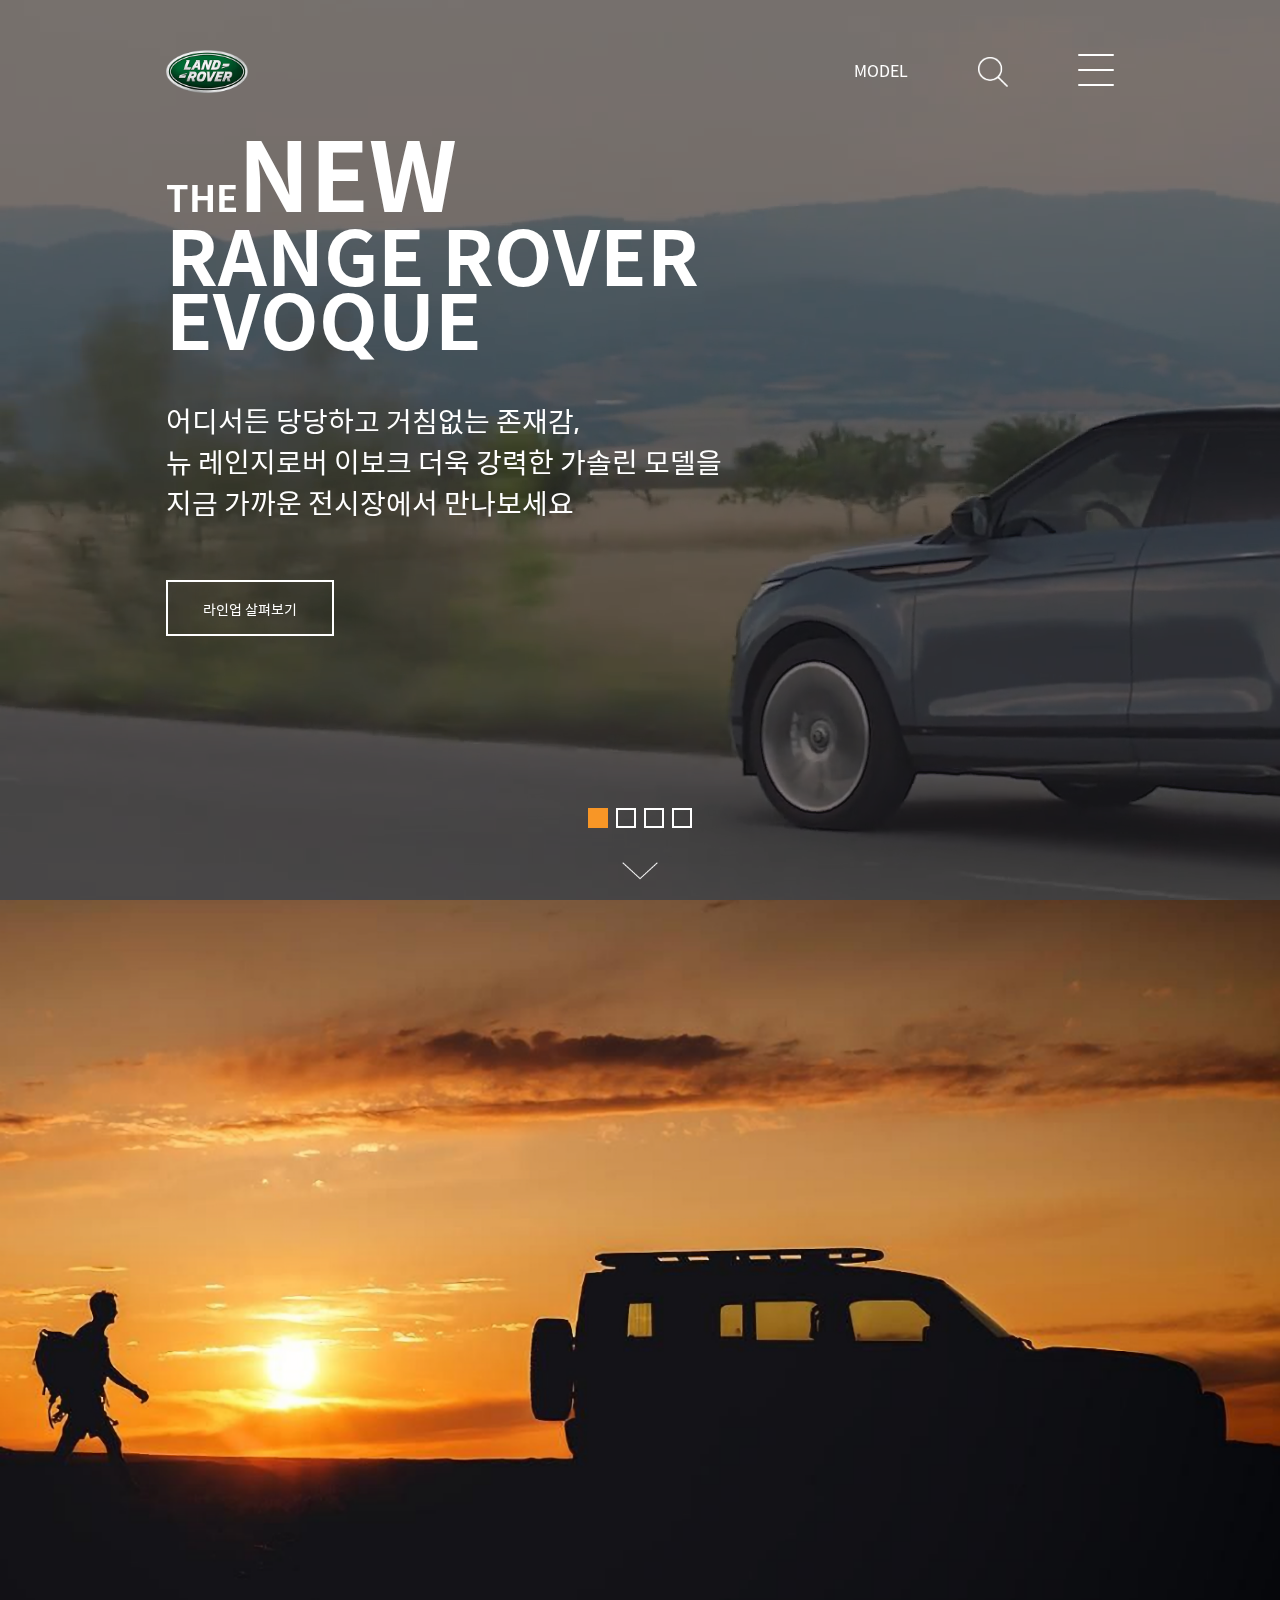
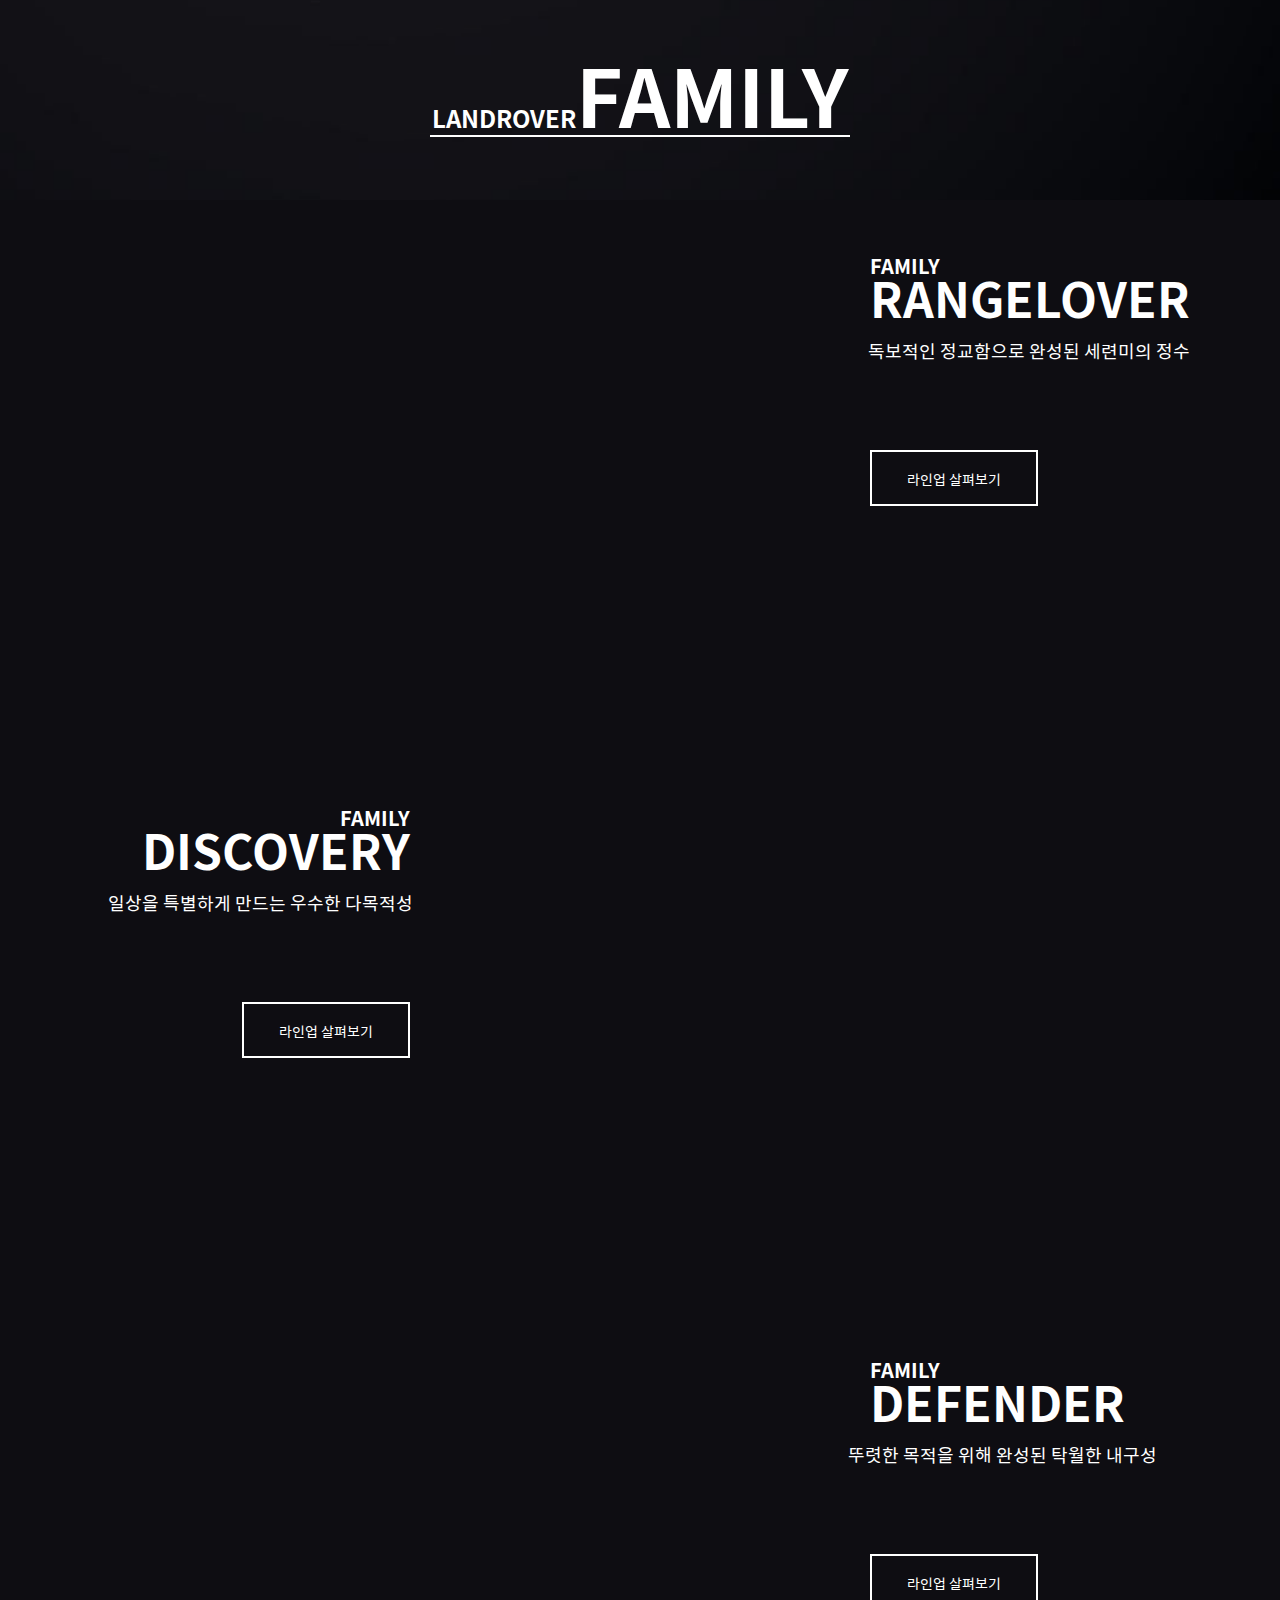
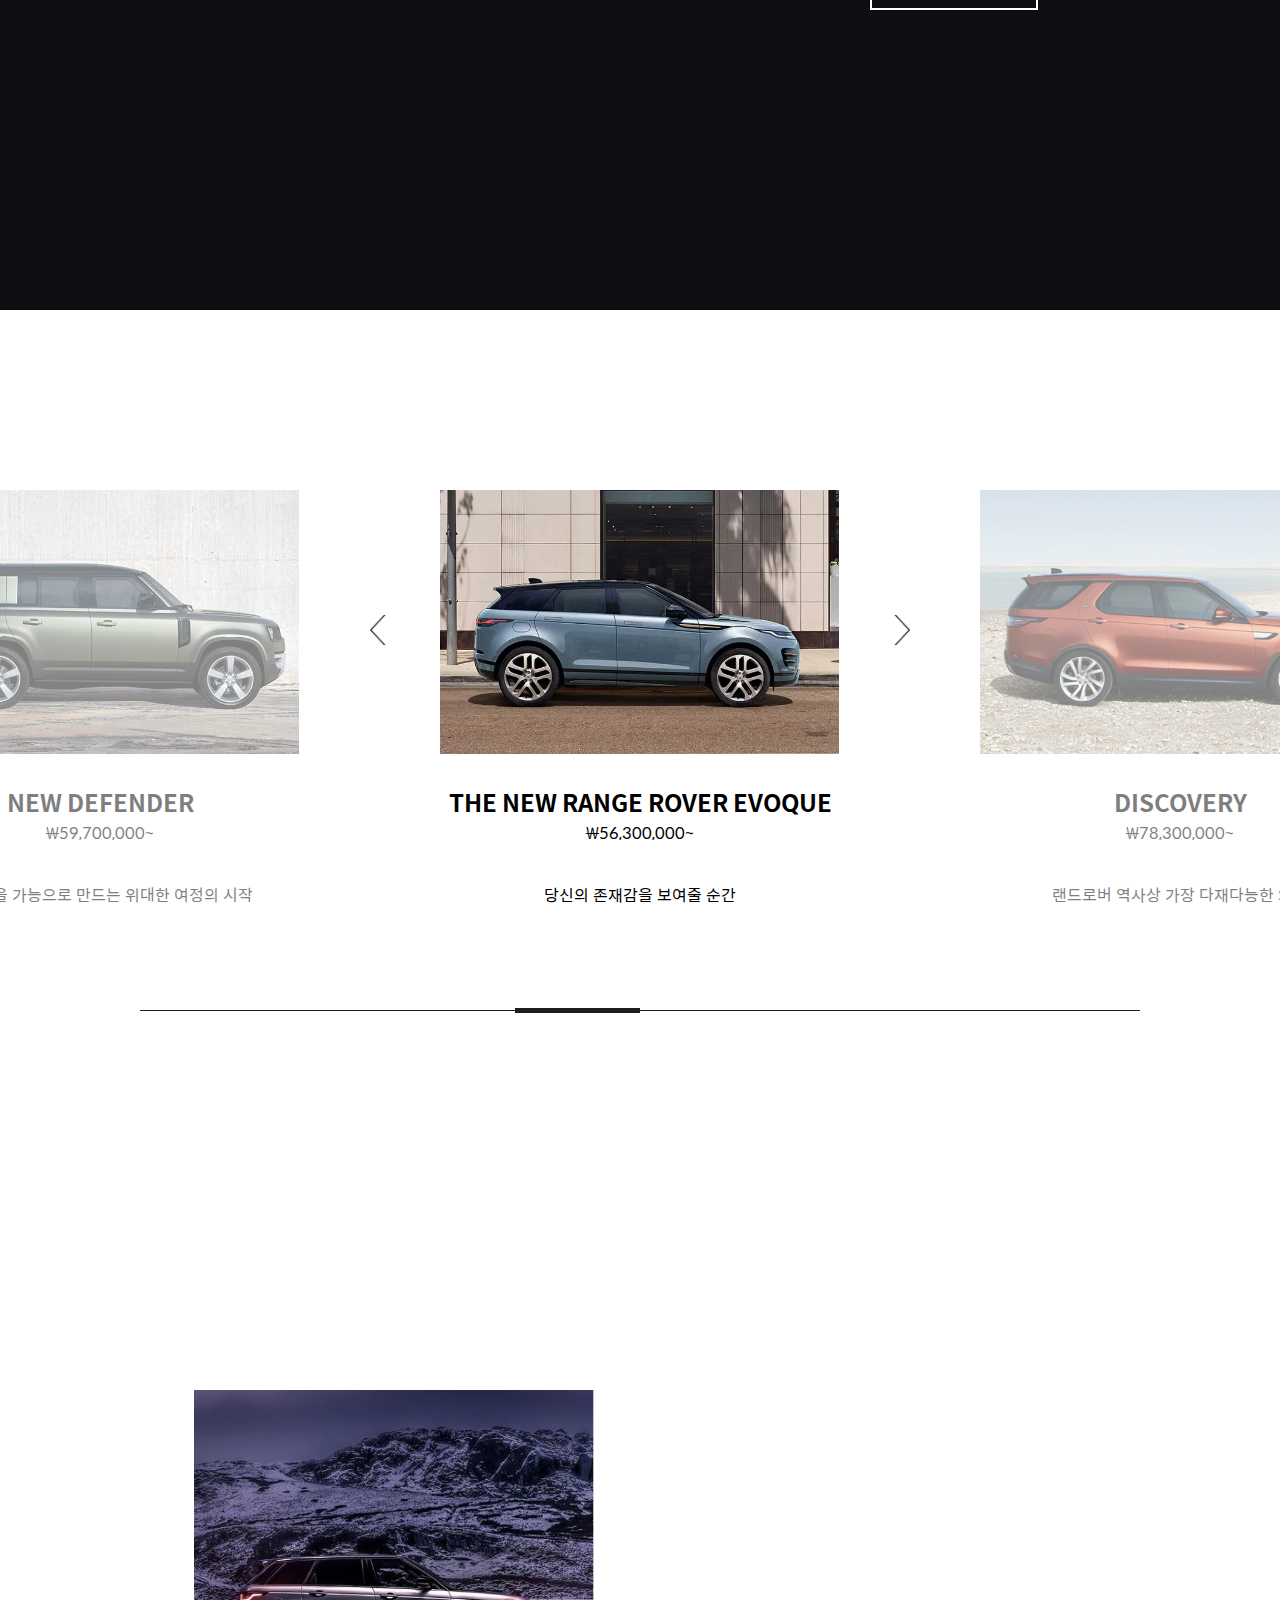
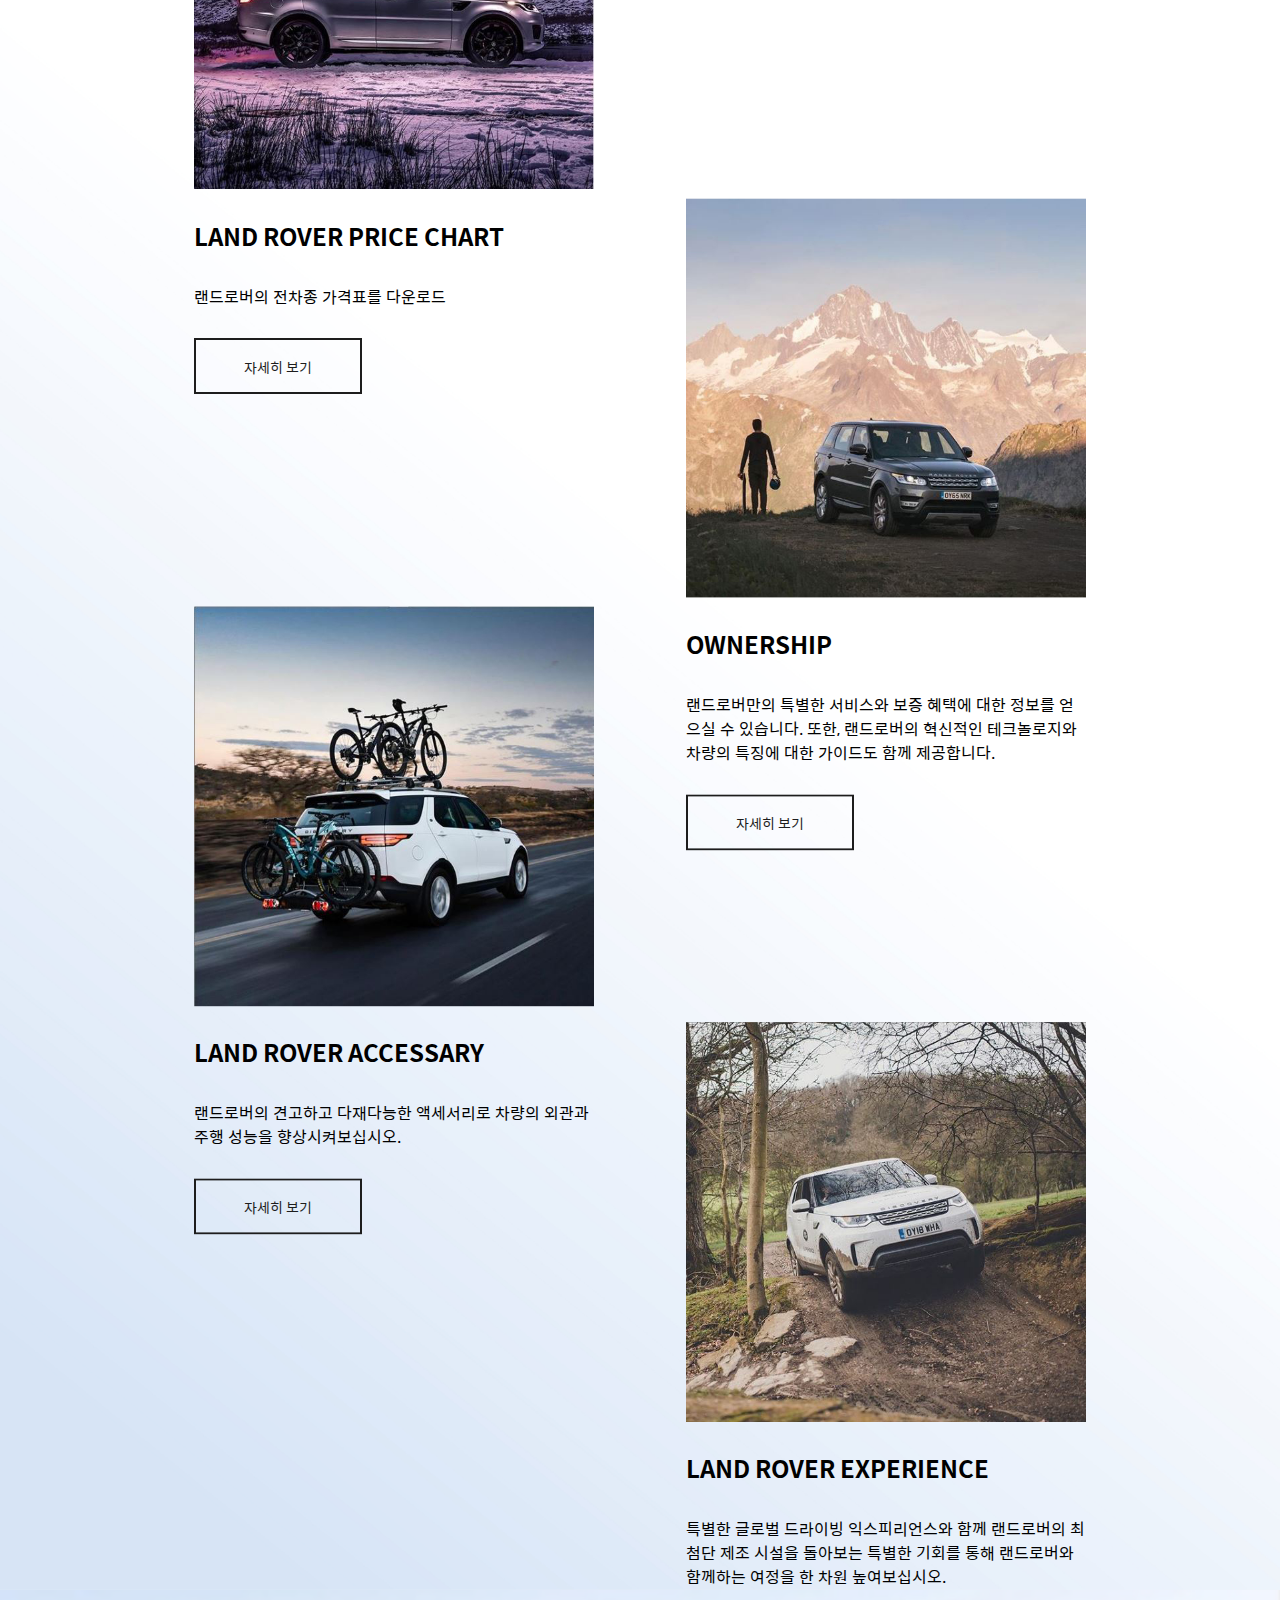
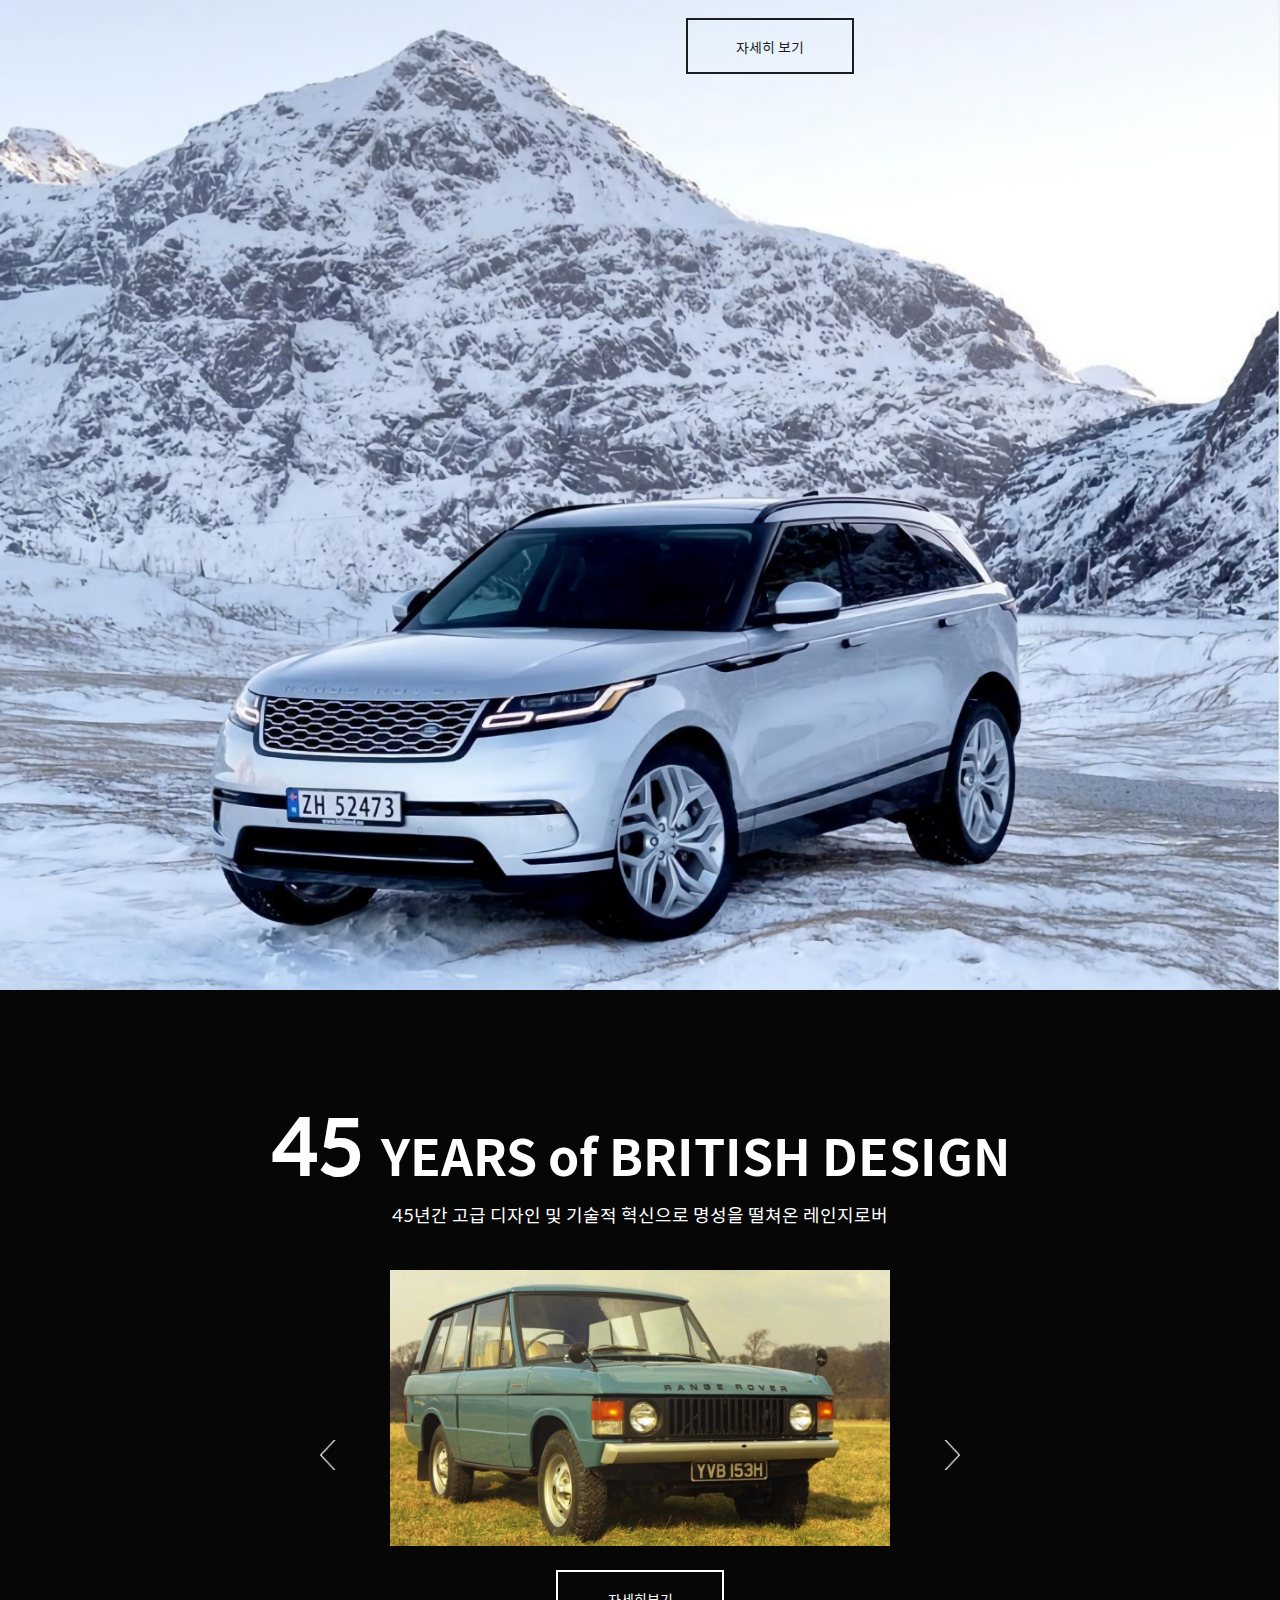
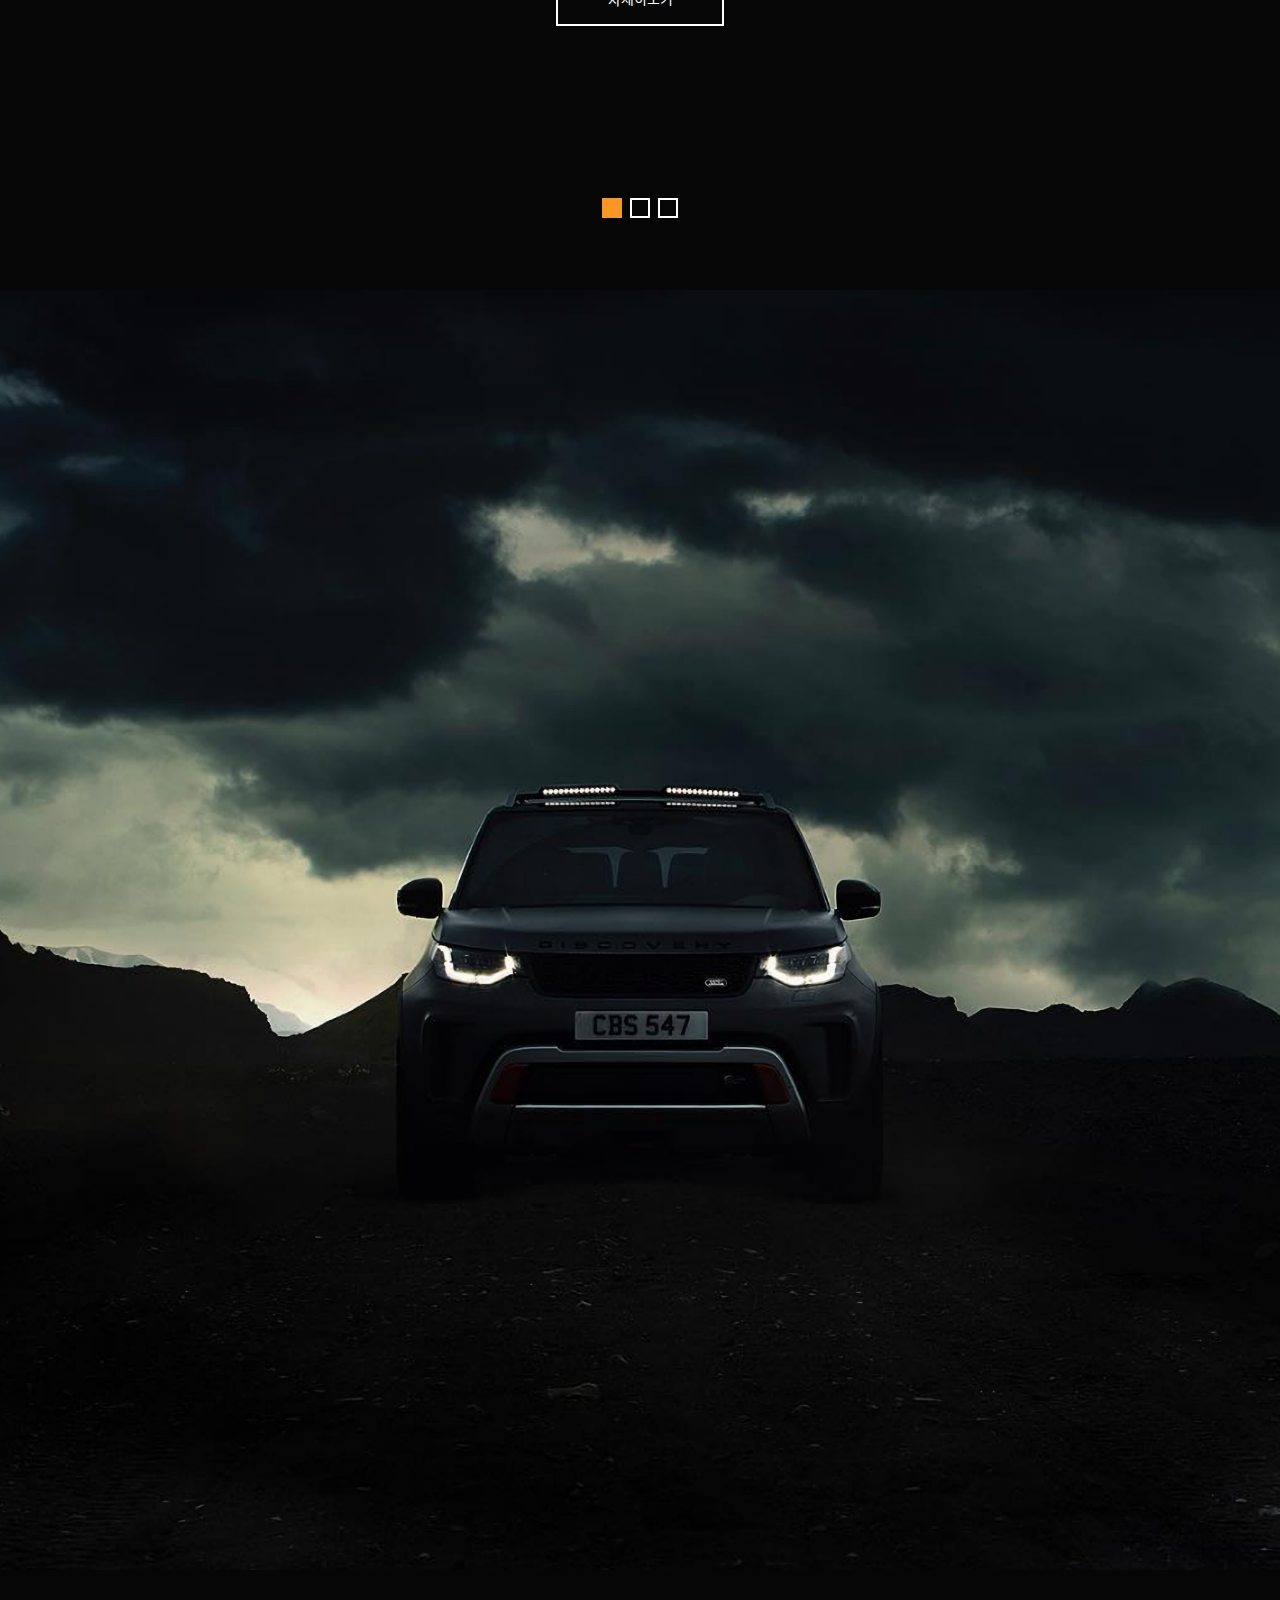
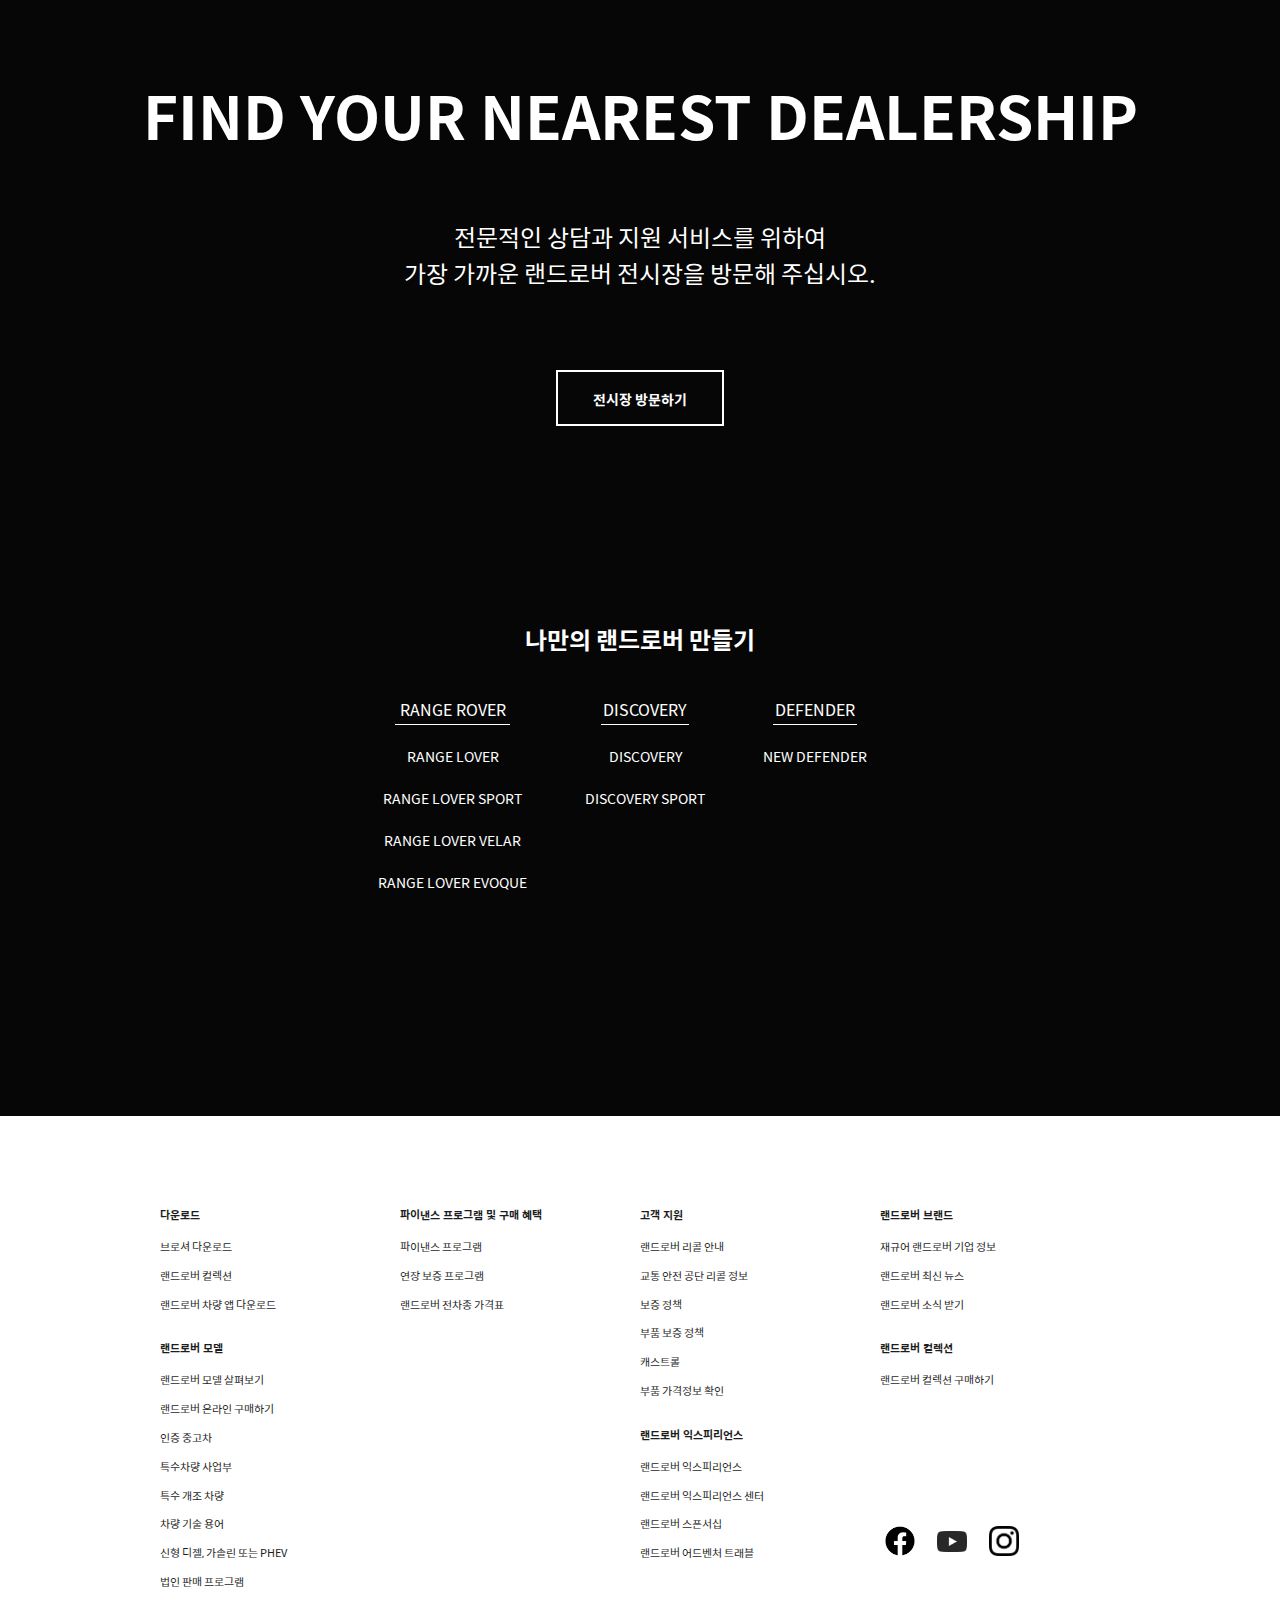
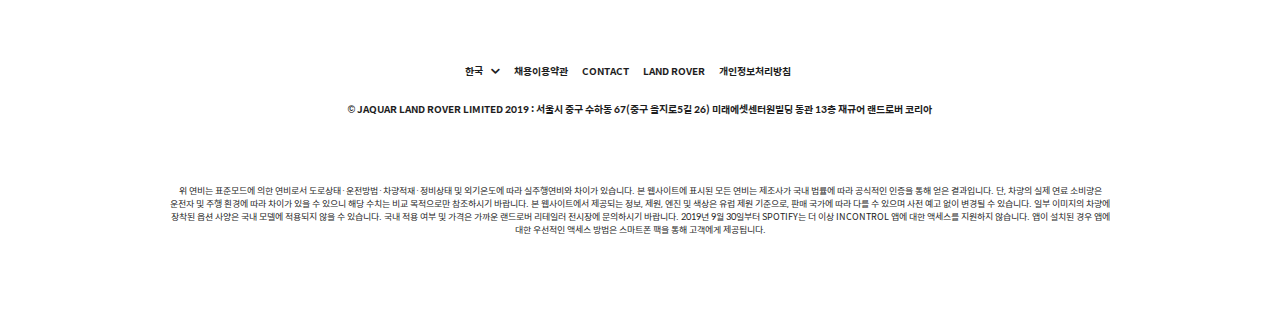
<file: index.html>
<!DOCTYPE html>
<html lang="ko-KR">
 <head>
   <meta charset="UTF-8">

   <link rel="stylesheet" href="./css/base/reset.css">
   <link rel="stylesheet" href="./css/base/common.css">

   <!--[if lte IE 9]>
    <script src="./ie/html5shiv-3.7.3/dist/html5shiv.min.js"> </script>
    <script src="./ie/PIE-1.0.0/PIE.js"></script>
    <script src="./ie/Respond-1.4.2/dest/respond.min.js"></script>
   <![endif]-->

   <title>landrover_index</title>
 </head>

 <body>
   <script>
     window.location="./html/landrover.html";
   </script>
 </body>
</html>
</file>
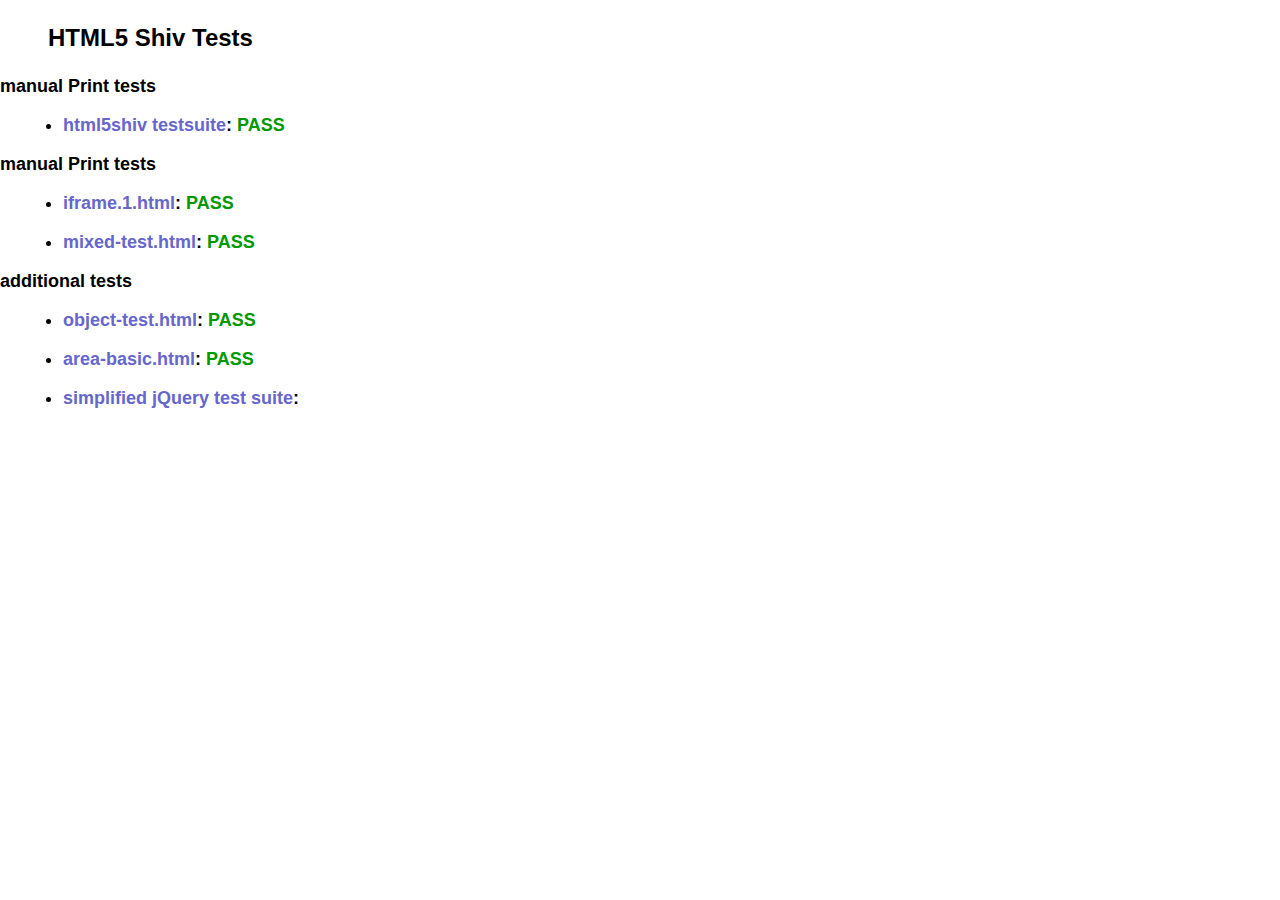
<file: ie/html5shiv-3.7.3/test/index.html>
<!doctype html>
<html>
	<head>
		<meta charset="utf-8">
		<title>IE&lt;9 HTML5 Shiv Tests</title>
		<link rel="stylesheet" href="style.css">
		<script src="../src/html5shiv-printshiv.js"></script>
	</head>
	<body>
		<h1>
			HTML5 Shiv Tests
		</h1>
		<h2>manual Print tests</h2>
		<ul>
			<li>
				<a href="html5shiv.html">html5shiv testsuite</a>: <span class="pass">PASS</span>
			</li>
			
		</ul>
		<h2>manual Print tests</h2>
		<ul>
			<li>
				<a href="iframe.1.html">iframe.1.html</a>: <span class="pass">PASS</span>
			</li>
			<li>
				<a href="mixed-test.html">mixed-test.html</a>: <span class="pass">PASS</span>
			</li>
			
		</ul>
		<h2>additional tests</h2>
		<ul>
			
			<li>
				<a href="object-test.html">object-test.html</a>: <span class="pass">PASS</span>
			</li>
			
			<li>
				<a href="highcharts/area-basic.html">area-basic.html</a>: <span class="pass">PASS</span>
			</li>
			<li>
				<a href="jquery-1.7.1/index.html">simplified jQuery test suite</a>:
			</li>
		</ul>
	<body>
</html>
</file>
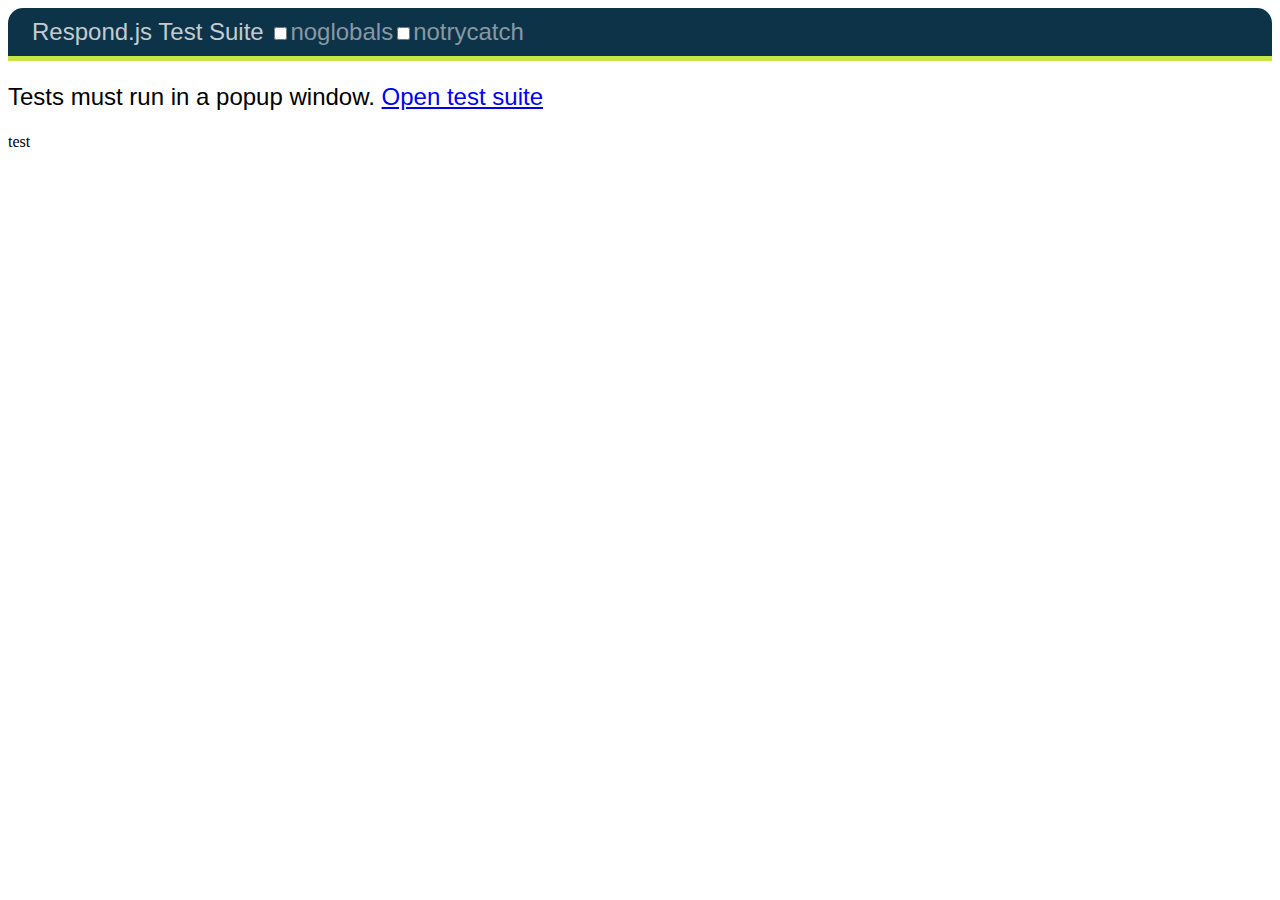
<file: ie/Respond-1.4.2/test/unit/index.html>
<!DOCTYPE html>
<html>
<head>
	<meta charset="utf-8" />
	<title>Respond.js Test Suite</title>
	<link rel="stylesheet" href="qunit/qunit.css" media="screen">
	<script src="qunit/qunit.js"></script>
	<link href="test.css" rel="stylesheet" />
	<link href="test2.css" media="screen and (min-width: 950px)" rel="stylesheet" />
	<link href="test3.css" media="screen and (min-width: 68.75em)" rel="stylesheet" />
	<script src="../../dest/respond.src.js"></script>
	<script src="tests.js"></script>

</head>
<body>
	<h1 id="qunit-header">Respond.js Test Suite</h1>
	<h2 id="qunit-banner"></h2>
	<div id="qunit-testrunner-toolbar"></div>
	<h2 id="qunit-userAgent"></h2>
	<ol id="qunit-tests"></ol>
	
	<!-- tests must run in new window -->
	<div id="launcher"></div>
	
	<!-- elem for applying css via queries -->
	<div id="testelem" class="foo">test</div>
	
</body>
</html>
</file>
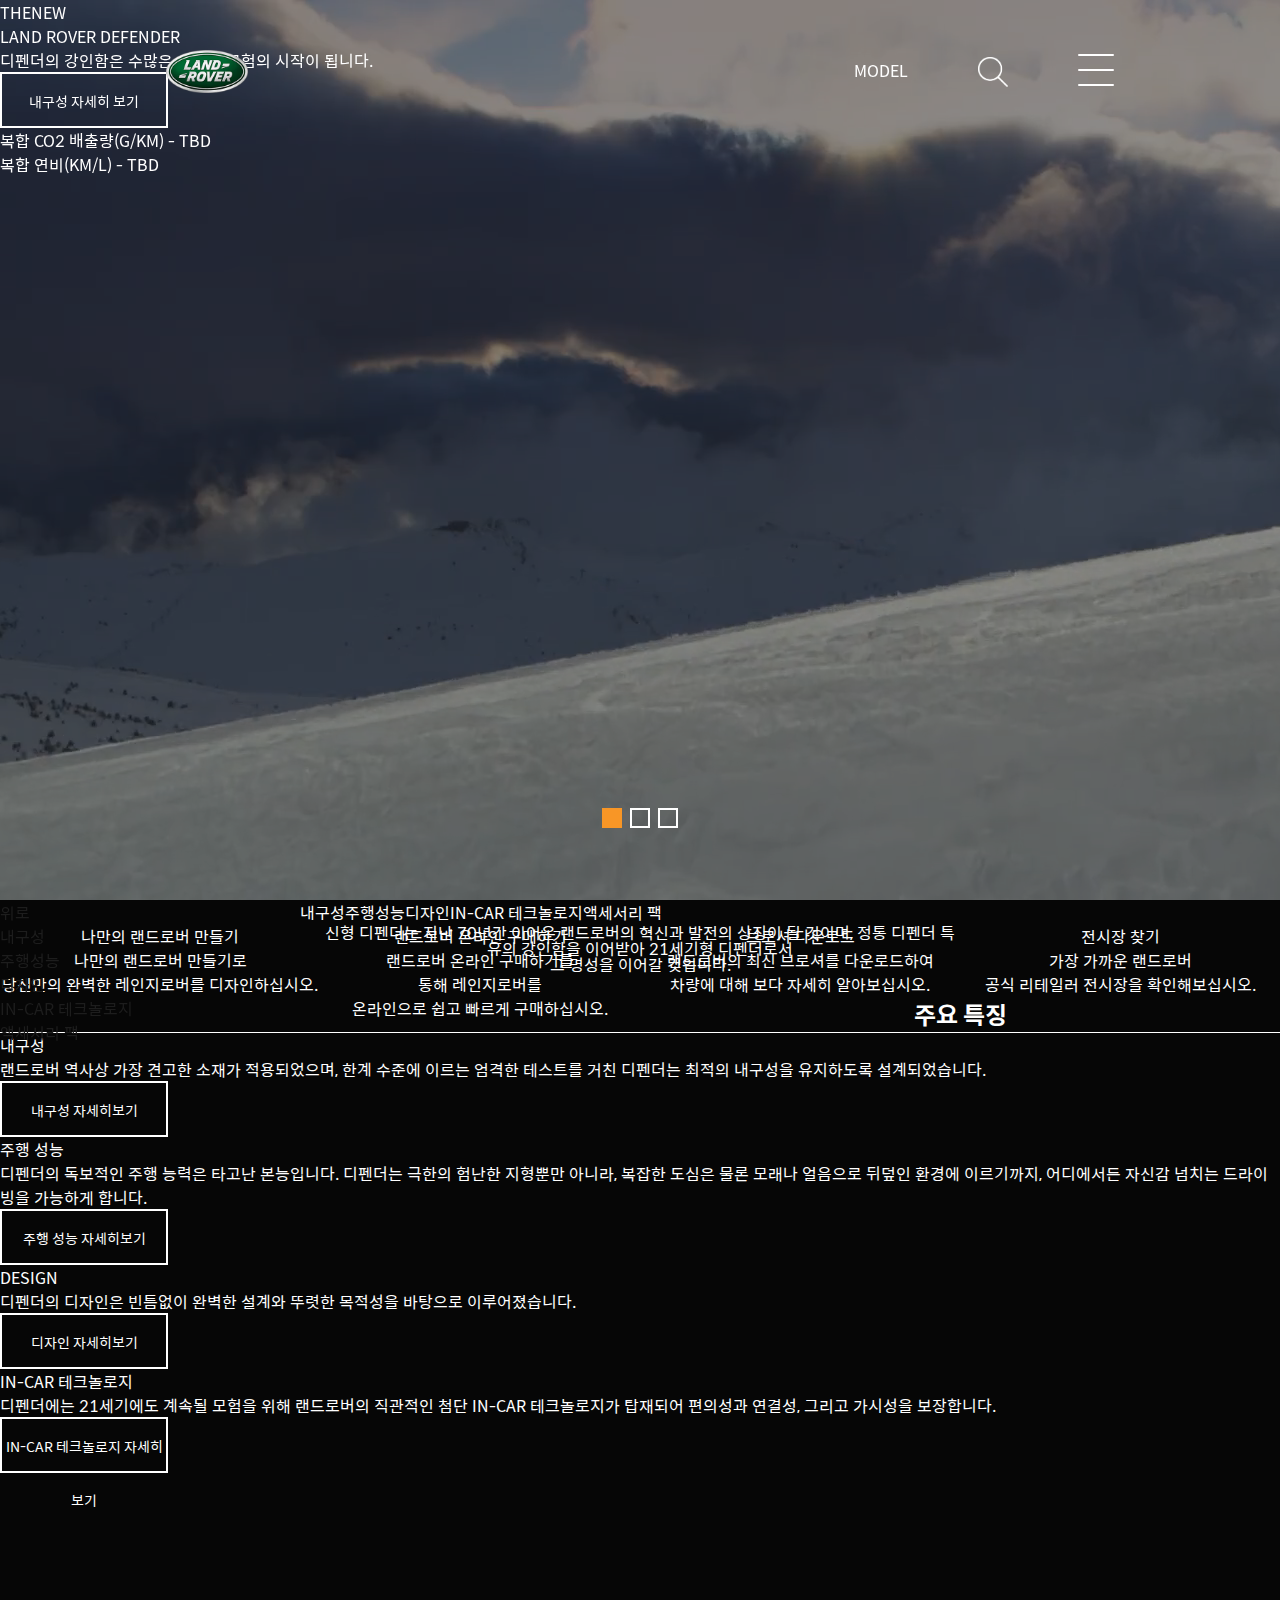
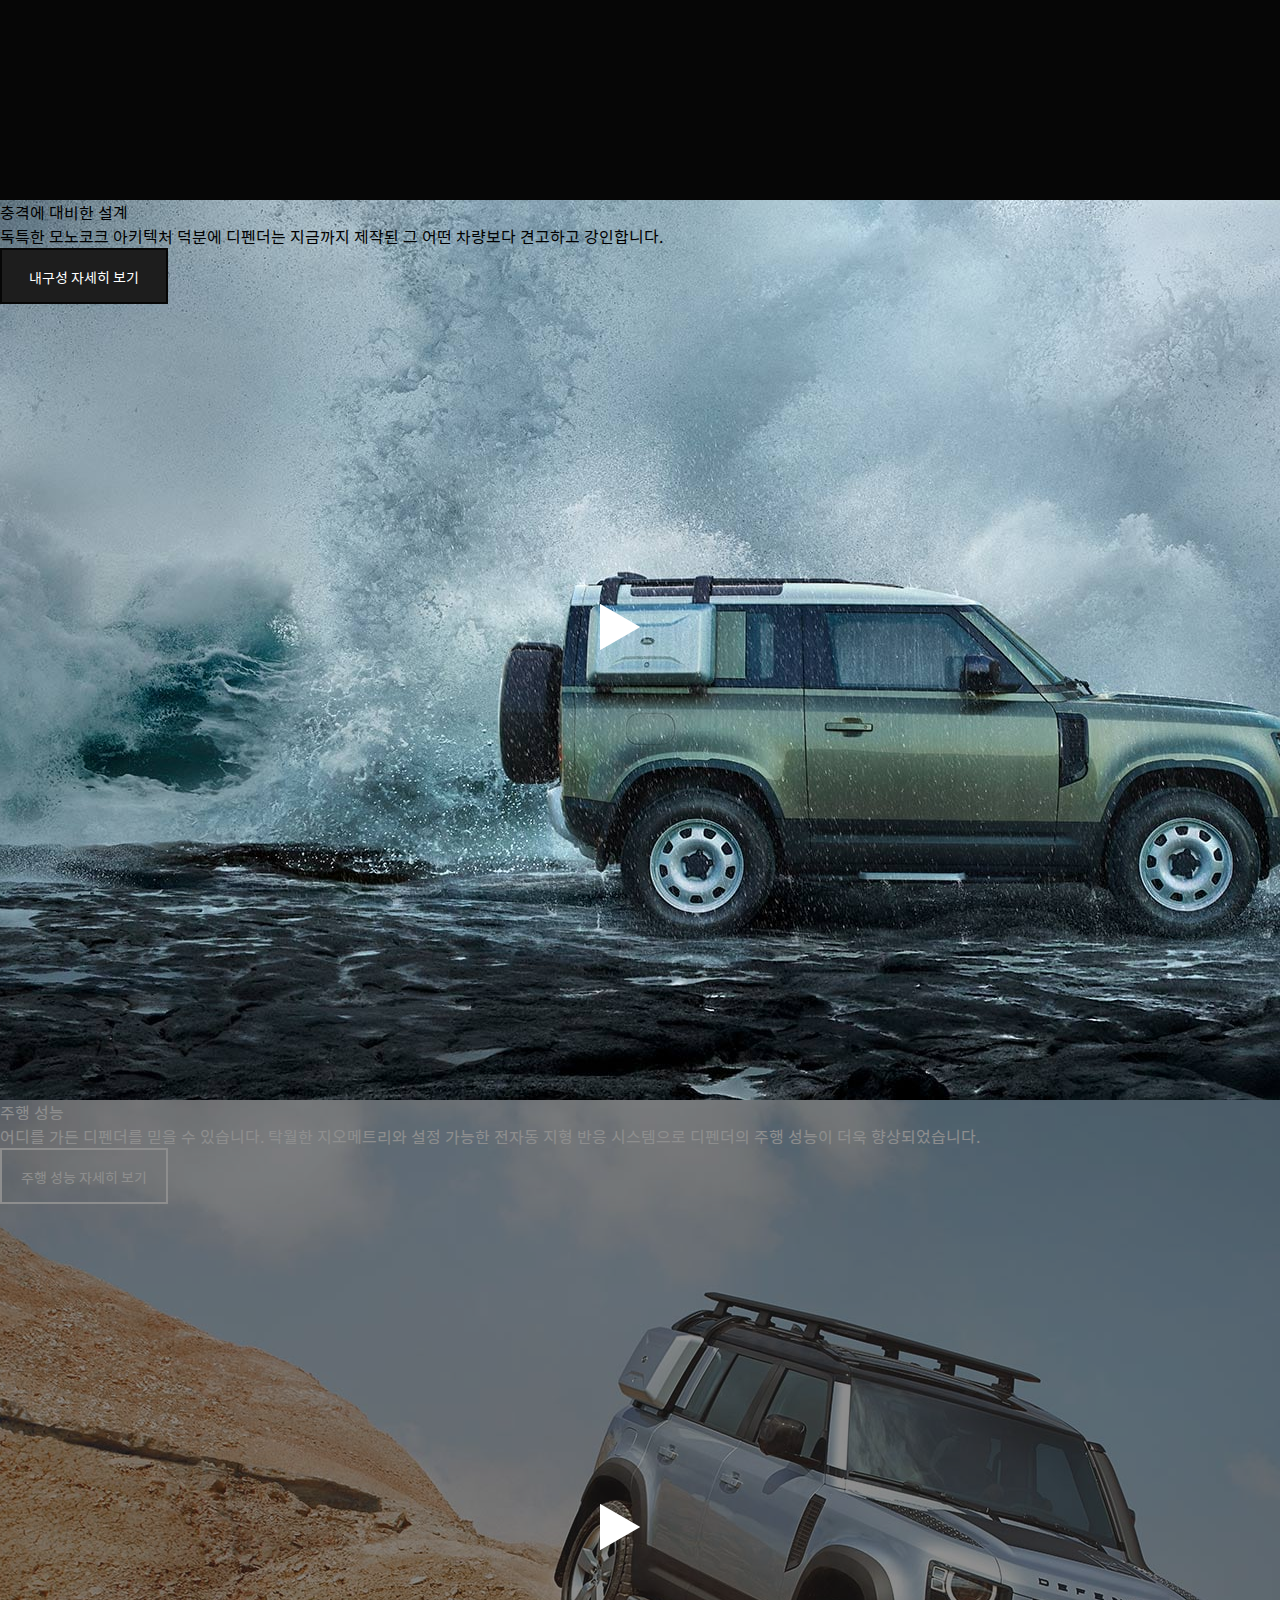
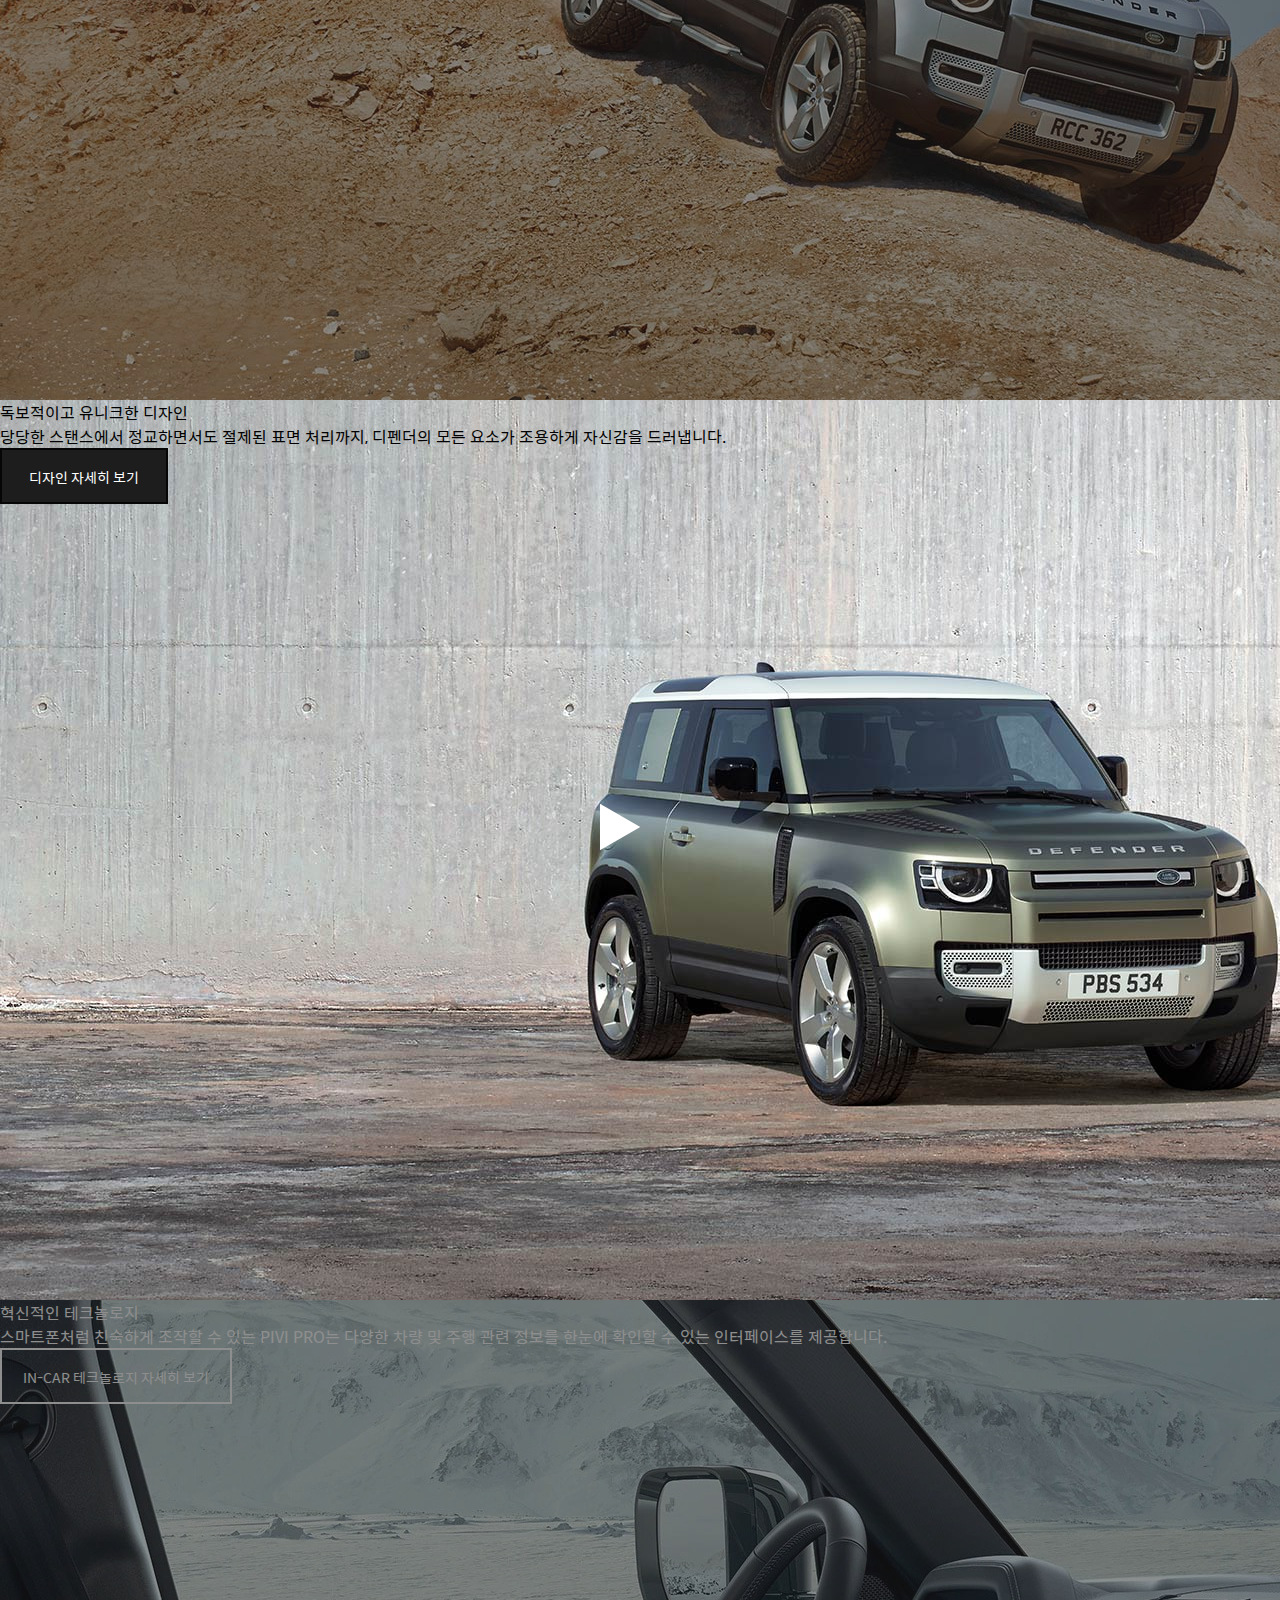
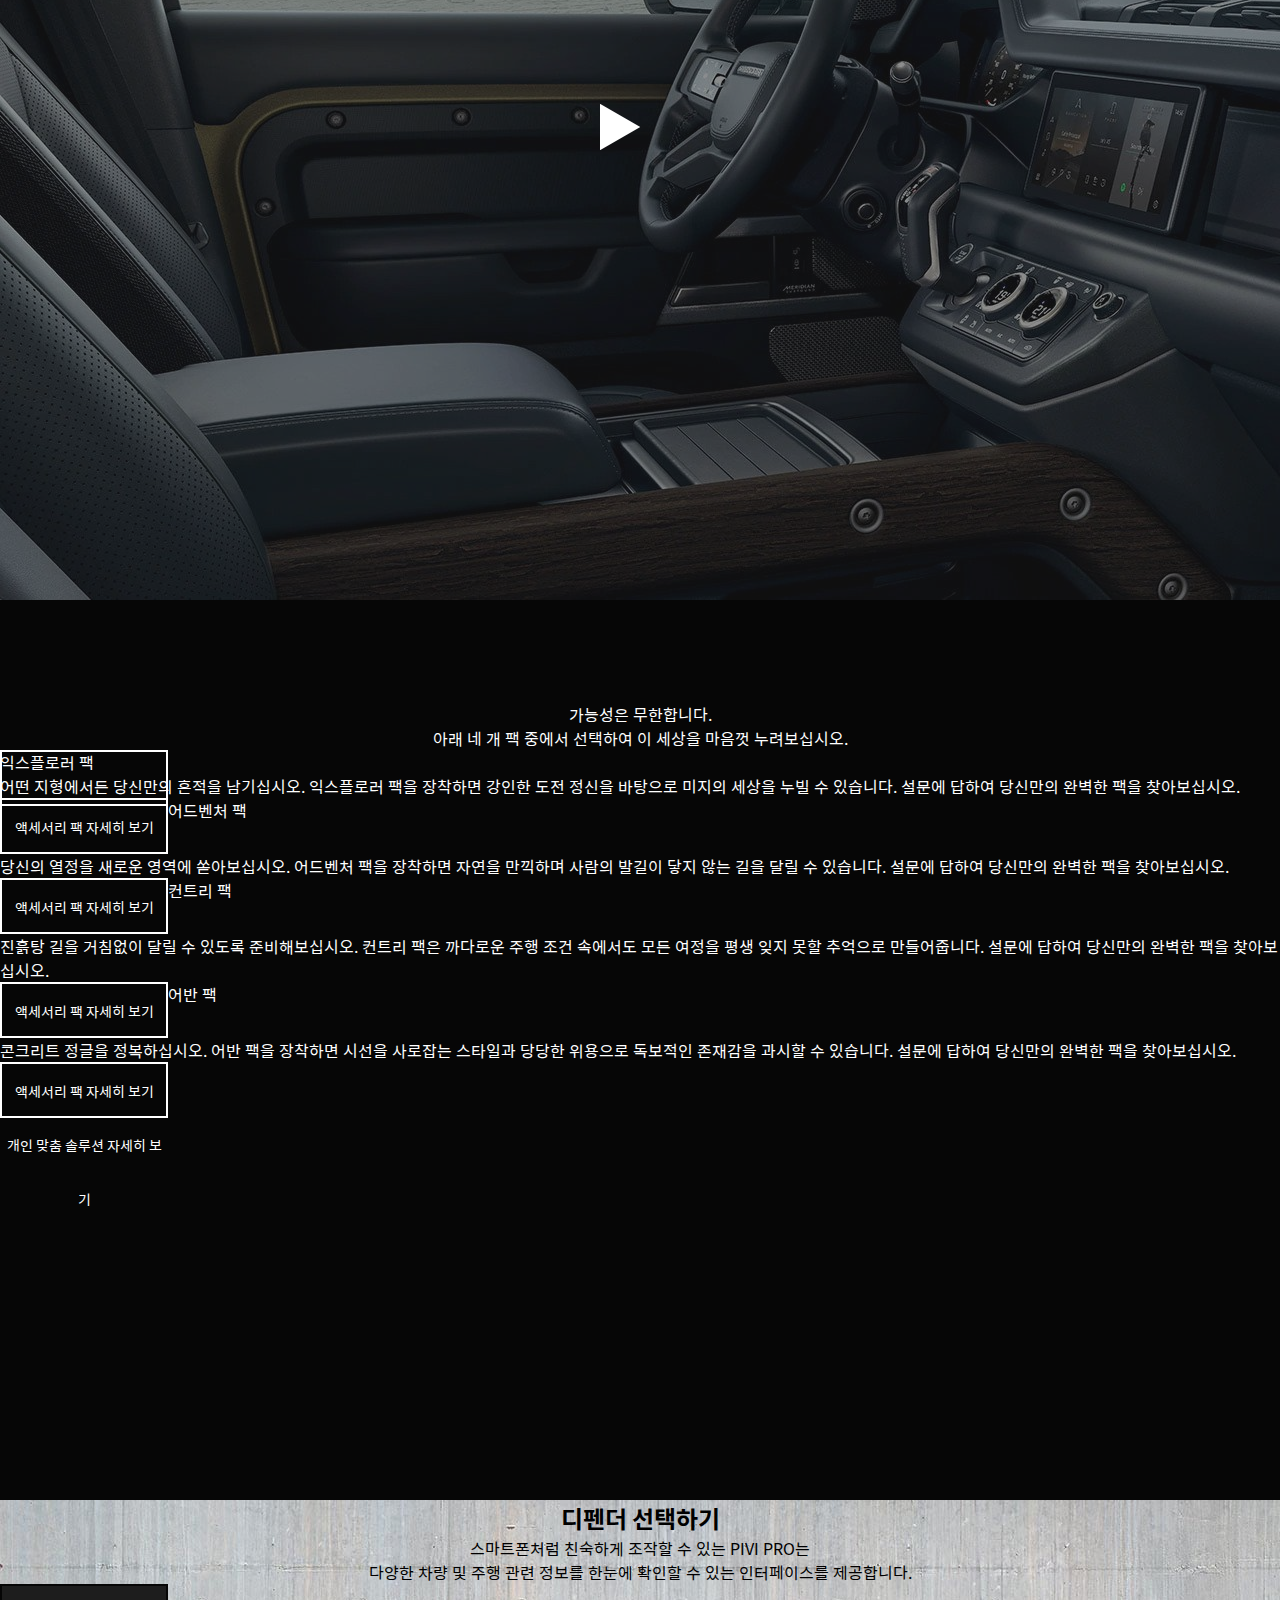
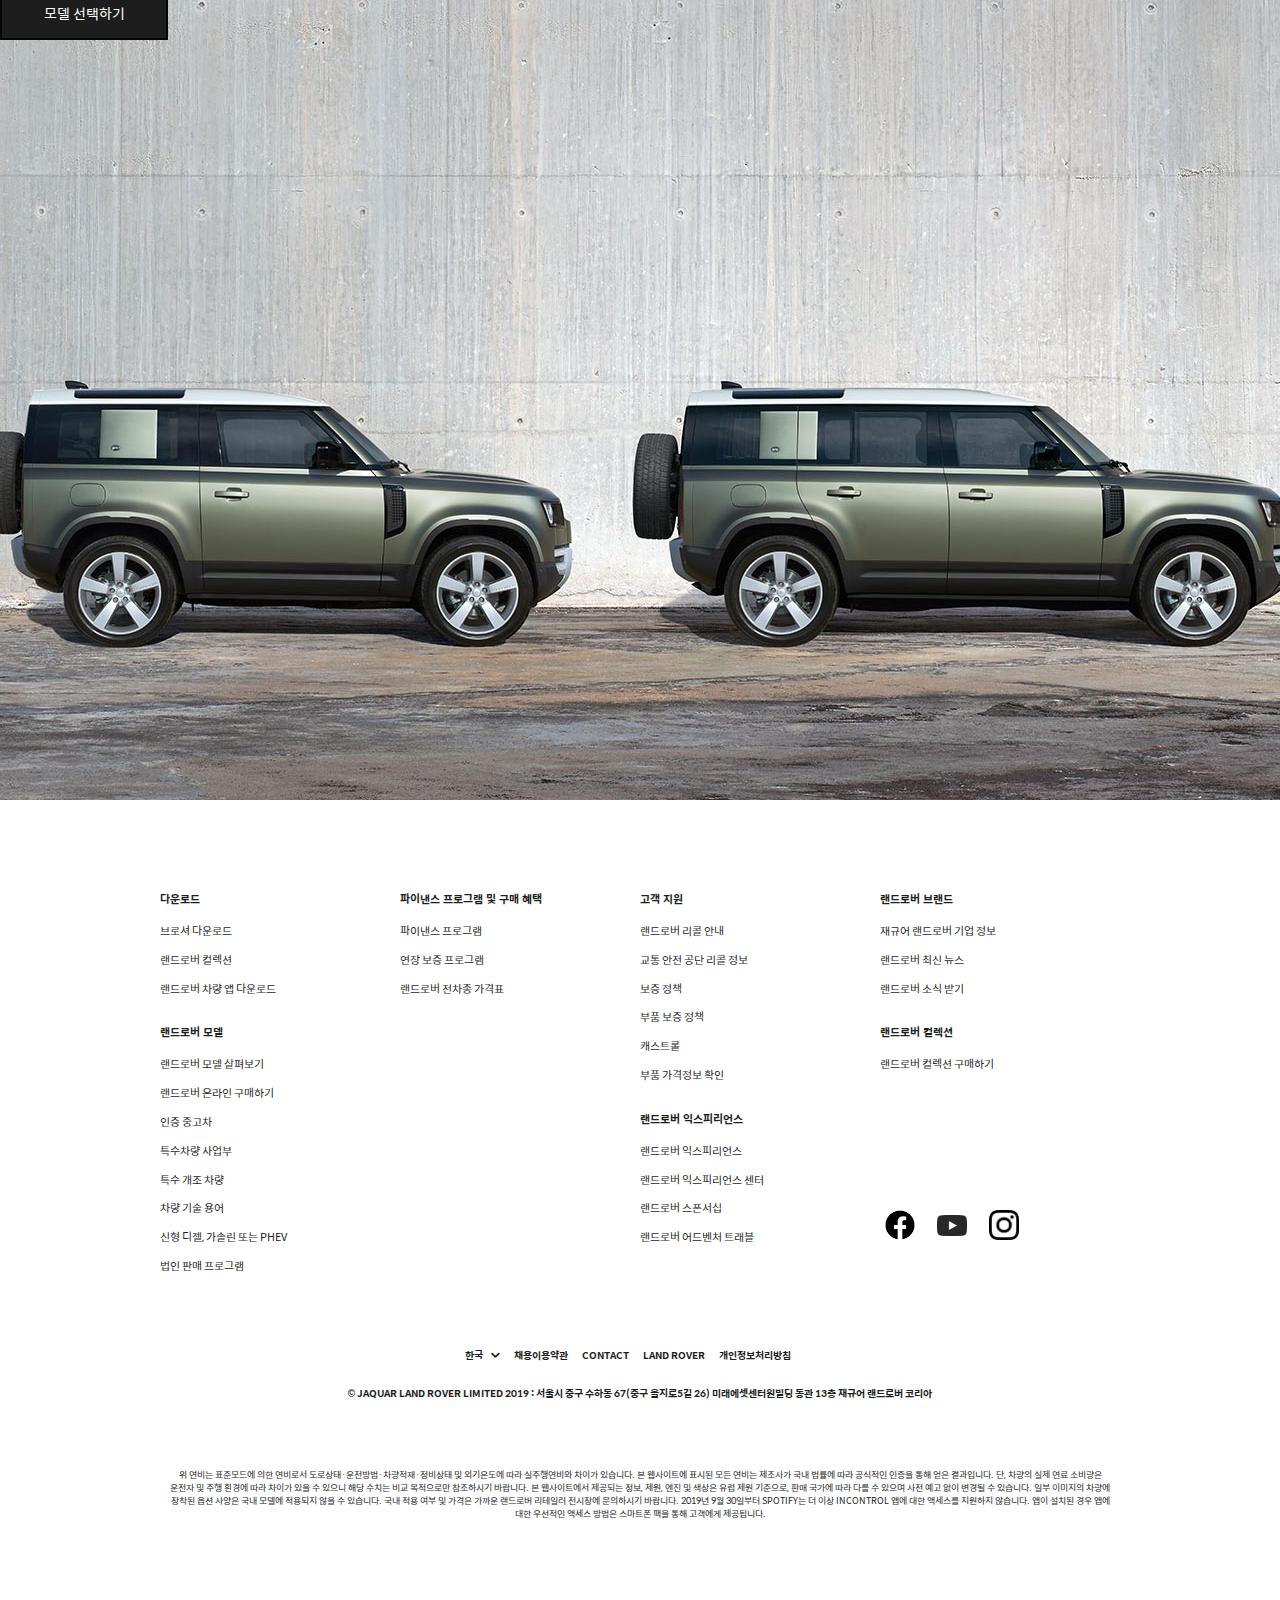
<file: html/defender_family.html>
<!DOCTYPE html>
<html lang="ko-KR">
 <head>
<!--     <noscript>
        <p>현재 접속하고 있는 사이트의 기능의 일부가 원활하게 실행되고 있지 않습니다.<br />자바스크립트의 기능을 활성화 해주세요</p>
        <p><a target="_blank" href="http://enable-javascript.com/ko"></a>자바스크립트 활성화 처리하기</p>
    </noscript> -->

   <meta charset="UTF-8">
   <meta name="viewport" content="width=device-width, initial-scale=1.0">
   <meta http-equiv="X-UA-Compatible" content="IE=edge">

   <link rel="stylesheet" href="../font/SpoqaHanSans/stylesheet.css">
   <link rel="stylesheet" href="../font/fontawesome/css/all.css">
   <link rel="stylesheet" href="../css/base/reset.css">
   <link rel="stylesheet" href="../css/base/common.css">
   <link rel="stylesheet" href="../css/defender_family.css">

   <!--[if lte IE 9]>
    <script src="./ie/html5shiv-3.7.3/dist/html5shiv.min.js"> </script>
    <script src="./ie/PIE-1.0.0/PIE.js"></script>
    <script src="./ie/Respond-1.4.2/dest/respond.min.js"></script>
   <![endif]-->

   <title>Defender - 랜드로버 코리아</title>
 </head>
 <body>
  <noscript>
    <p>현재 접속하고 있는 사이트의 기능의 일부가 원활하게 실행되고 있지 않습니다.<br />
    자바스크립트의 기능을 활성화 해주세요.</p>
    <p><a target="_blank" href="http://enable-javascript.com/ko/">자바스크립트 활성화 처리하기</a></p>
  </noscript>
  <div id="wrap">
    <header id="headBox">
    </header>
    <div id="contentBox">
      <article id="viewBox">
        
        <ul class="view_slide">
            <li class="view_01_bg">
                <div class="view_text view_01_text">
                  <p><span>the</span><span>new </span><br />land rover defender</p>
                  <p class="sub_text">디펜더의 강인함은 수많은 위대한 모험의 시작이 됩니다.</p>
                  <div class="lineup white_btn"><a href="#"><p>내구성 자세히 보기</p></a></div>
                  <div class="view_text_02">
                    <p>복합 CO2 배출량(g/km) - tbd<br />복합 연비(km/l) - tbd</p>
                  </div>
                </div> 
                <video id="videoBg" preload="auto" autoplay="true" loop="loop" muted="muted" volume="0" poster="../media/sub_fdefender_view_01_poster.jpg">
                  <source src="../media/fd_view_video.mp4" type="video/mp4">
                </video>
              </li>
            <li class="view_02_bg">
              <div class="view_text view_02_text">
                <p><span>the</span><span>new </span><br />land rover defender</p>
                <p class="sub_text">전 지형을 누비는 랜드로버의 히어로 라인업을 만나보십시오.</p>
                <div class="lineup white_btn"><a href="#"><p>영상 보기</p></a></div>
              </div>
            </li>
          <li class="view_03_bg">
            <div class="view_text view_03_text">
                <p><span>the</span><span>new </span><br />land rover defender</p>
                <p class="sub_text">나만의 모험. 나만의 디펜더.</p>
              <div class="lineup white_btn"><a href="#"><p>액세서리 팩 자세히 보기</p></a></div>
            </div>
          </li>
        </ul>
        <div class="view_btn_area">
          <ul class="view_btn indicator">
            <li><a href="#"></a></li>
            <li><a href="#"></a></li>
            <li><a href="#"></a></li>
          </ul>
        </div>
        <div class="down_arrow"><a href="#specBox"></a></div>
      </article>
    <article id="specBox">
      <div class="fix_menu">
        <ul>
          <li><a href="#"><p>위로</p><div></div></a></li>
          <li><a href="#duraBox"><p>내구성</p><div></div></a></li>
          <li><a href="#drivingBox"><p>주행성능</p><div></div></a></li>
          <li><a href="#designBox"><p>디자인</p><div></div></a></li>
          <li><a href="#incarBox"><p>IN-CAR 테크놀로지</p><div></div></a></li>
          <li><a href="#acceBox"><p>액세서리 팩</p><div></div></a></li>
        </ul>
      </div>
      <div class="list_01">
        <ul class="clearfix">
          <li><a href="#duraBox">내구성</a></li>
          <li><a href="#drivingBox">주행성능</a></li>
          <li><a href="#designBox">디자인</a></li>
          <li><a href="#incarBox">IN-CAR 테크놀로지</a></li>
          <li><a href="#acceBox">액세서리 팩</a></li>
        </ul>
      </div>
      <div class="list_02">
        <dl>
          <dt><a href="#">나만의 랜드로버 만들기</a></dt>
          <dd>
            <p>나만의 랜드로버 만들기로<br />당신만의 완벽한 레인지로버를 디자인하십시오.</p>
          </dd>
        </dl>
        <dl>
          <dt><a href="#">랜드로버 온라인 구매하기</a></dt>
          <dd>
            <p>랜드로버 온라인 구매하기를<br />통해 레인지로버를<br />온라인으로 쉽고 빠르게 구매하십시오.</p>
          </dd>
        </dl>
        <dl>
          <dt><a href="#">브로셔 다운로드</a></dt>
          <dd>
            <p>랜드로버의 최신 브로셔를 다운로드하여<br />차량에 대해 보다 자세히 알아보십시오.</p>
          </dd>
        </dl>
        <dl>
          <dt><a href="#">전시장 찾기</a></dt>
          <dd>
            <p>가장 가까운 랜드로버<br />공식 리테일러 전시장을 확인해보십시오.</p>
          </dd>
        </dl>
      </div>
      <div class="spec_first">
          <p>신형 디펜더는 지난 70년간 이어온 랜드로버의 혁신과 발전의 상징이 될 것이며, 정통 디펜더 특유의 강인함을 이어받아 21세기형 디펜더로서<br /> 그 명성을 이어갈 것입니다.</p>
      </div>
      <h2>주요 특징</h2>
      <div class="list_03">
        <ul class="spec_img">
          <li>
            <ul>
              <li class="img_01"></li>
              <li><p>내구성</p></li>
              <li><p>랜드로버 역사상 가장 견고한 소재가 적용되었으며, 한계 수준에 이르는 엄격한 테스트를 거친 디펜더는 최적의 내구성을 유지하도록 설계되었습니다.</p></li>
              <li><div class="lineup white_btn"><a href="#"><p>내구성 자세히보기</p></a></div></li>
            </ul>
          </li>
          <li>
            <ul>
              <li class="img_02"></li>
              <li><p>주행 성능</p></li>
              <li>
                <p>디펜더의 독보적인 주행 능력은 타고난 본능입니다. 디펜더는 극한의 험난한 지형뿐만 아니라, 복잡한 도심은 물론 모래나 얼음으로 뒤덮인 환경에 이르기까지, 어디에서든 자신감 넘치는 드라이빙을 가능하게 합니다.</p>
              </li>
              <li><div class="lineup white_btn"><a href="#"><p>주행 성능 자세히보기</p></a></div></li>
            </ul>
          </li>
          <li>
            <ul>
              <li class="img_03"></li>
              <li><p>DESIGN</p></li>
              <li><P>디펜더의 디자인은 빈틈없이 완벽한 설계와 뚜렷한 목적성을 바탕으로 이루어졌습니다.</P></li>
              <li><div class="lineup white_btn"><a href="#"><p>디자인 자세히보기</p></a></div></li>
            </ul>
          </li>
          <li>
            <ul>
              <li class="img_04"></li>
              <li><p>IN-CAR 테크놀로지</p></li>
              <li><P>디펜더에는 21세기에도 계속될 모험을 위해 랜드로버의 직관적인 첨단 In-Car 테크놀로지가 탑재되어 편의성과 연결성, 그리고 가시성을 보장합니다.</P></li>
              <li><div class="lineup white_btn"><a href="#"><p>IN-CAR 테크놀로지 자세히보기</p></a></div></li>
            </ul>
          </li>
        </ul>
      </div>
    </article>
    
    <article id="duraBox">
      <h2>durability</h2>
      <div class="dura_text left_text">
        <ul>
          <li><p>충격에 대비한 설계</p></li>
          <li><p>독특한 모노코크 아키텍처 덕분에 디펜더는 지금까지 제작된 그 어떤 차량보다 견고하고 강인합니다.</p></li>
          <li><div class="lineup black_btn"><a href="#"><p>내구성 자세히 보기</p></a></div></li>
        </ul>
      </div>
      <button type="button" class="play"></button>
    </article>

    <article id="dirivingBox">
      <h2>diriving</h2>
        <div class="tech_text left_text">
            <ul>
              <li><p>주행 성능</p></li>
              <li><p>어디를 가든 디펜더를 믿을 수 있습니다. 탁월한 지오메트리와 설정 가능한 전자동 지형 반응 시스템으로 디펜더의 주행 성능이 더욱 향상되었습니다. </p></li>
              <li><div class="lineup white_btn"><a href="#"><p>주행 성능 자세히 보기</p></a></div></li>
            </ul>
          </div>
          <button type="button" class="play"></button>
    </article>

    <article id="designBox">
        <h2>design</h2>
        <div class="design_text left_text">
          <ul>
            <li><p>독보적이고 유니크한 디자인</p></li>
            <li><p>당당한 스탠스에서 정교하면서도 절제된 표면 처리까지, 디펜더의 모든 요소가 조용하게 자신감을 드러냅니다.</p></li>
            <li><div class="lineup black_btn"><a href="#"><p>디자인 자세히 보기</p></a></div></li>
          </ul>
        </div>
        <button type="button" class="play"></button>
    </article>

      <article id="incarBox">
          <h2>IN-CAR technology</h2>
          <div class="offload_text left_text">
            <ul>
              <li><p>혁신적인 테크놀로지</p></li>
              <li><p>스마트폰처럼 친숙하게 조작할 수 있는 Pivi Pro는 다양한 차량 및 주행 관련 정보를 한눈에 확인할 수 있는 인터페이스를 제공합니다.</p></li>
              <li><div class="lineup white_btn"><a href="#"><p>IN-CAR 테크놀로지 자세히 보기</p></a></div></li>
            </ul>
          </div>
          <button type="button" class="play"></button>
      </article>

      <article id="acceBox">
          <h2>accessory pack</h2>
          <p><span>가능성은 무한합니다.</span><br />아래 네 개 팩 중에서 선택하여 이 세상을 마음껏 누려보십시오.</p>
          <ul>
              <li>
                  <ul>
                      <li class="acce_img_01"></li>
                      <li><p>익스플로러 팩</p></li>
                      <li><p>어떤 지형에서든 당신만의 흔적을 남기십시오. 익스플로러 팩을 장착하면 강인한 도전 정신을 바탕으로 미지의 세상을 누빌 수 있습니다. 설문에 답하여 당신만의 완벽한 팩을 찾아보십시오.</p></li>
                      <li><div class="lineup white_btn"><a href="#"><p>액세서리 팩 자세히 보기</p></a></div></li>
                  </ul>
              </li>
              <li>
                  <ul>
                      <li class="acce_img_02"></li>
                      <li><p>어드벤처 팩</p></li>
                      <li><p>당신의 열정을 새로운 영역에 쏟아보십시오. 어드벤처 팩을 장착하면 자연을 만끽하며 사람의 발길이 닿지 않는 길을 달릴 수 있습니다. 설문에 답하여 당신만의 완벽한 팩을 찾아보십시오.</p></li>
                      <li><div class="lineup white_btn"><a href="#"><p>액세서리 팩 자세히 보기</p></a></div></li>
                  </ul>
              </li>
              <li>
                  <ul>
                      <li class="acce_img_03"></li>
                      <li><p>컨트리 팩</p></li>
                      <li><p>진흙탕 길을 거침없이 달릴 수 있도록 준비해보십시오. 컨트리 팩은 까다로운 주행 조건 속에서도 모든 여정을 평생 잊지 못할 추억으로 만들어줍니다. 설문에 답하여 당신만의 완벽한 팩을 찾아보십시오.</p></li>
                      <li><div class="lineup white_btn"><a href="#"><p>액세서리 팩 자세히 보기</p></a></div></li>
                  </ul>
              </li>
              <li>
                  <ul>
                      <li class="acce_img_04"></li>
                      <li><p>어반 팩</p></li>
                      <li><p>콘크리트 정글을 정복하십시오. 어반 팩을 장착하면 시선을 사로잡는 스타일과 당당한 위용으로 독보적인 존재감을 과시할 수 있습니다. 설문에 답하여 당신만의 완벽한 팩을 찾아보십시오.</p></li>
                      <li><div class="lineup white_btn"><a href="#"><p>액세서리 팩 자세히 보기</p></a></div></li>
                  </ul>
              </li>
          </ul>
          <div class="lineup white_btn"><a href="#"><p>개인 맞춤 솔루션 자세히 보기</p></a></div>
      </article>

      <article id="choiceBox">
          <h2>디펜더 선택하기</h2>
          <div><p>스마트폰처럼 친숙하게 조작할 수 있는 Pivi Pro는<br /> 다양한 차량 및 주행 관련 정보를 한눈에 확인할 수 있는 인터페이스를 제공합니다.</p></div>
          <div class="lineup black_btn"><a href="#"><p>모델 선택하기</p></a></div>
      </article>
      </div>
    <footer id="footBox"></footer>
  </div>

  <script src="../js/base/jquery-3.4.1.min.js"> </script>
  <script src="../js/base/jquery-ui.min.js"> </script>
  <script src="../js/src/defender_family.js"> </script>

 </body>
</html>
</file>
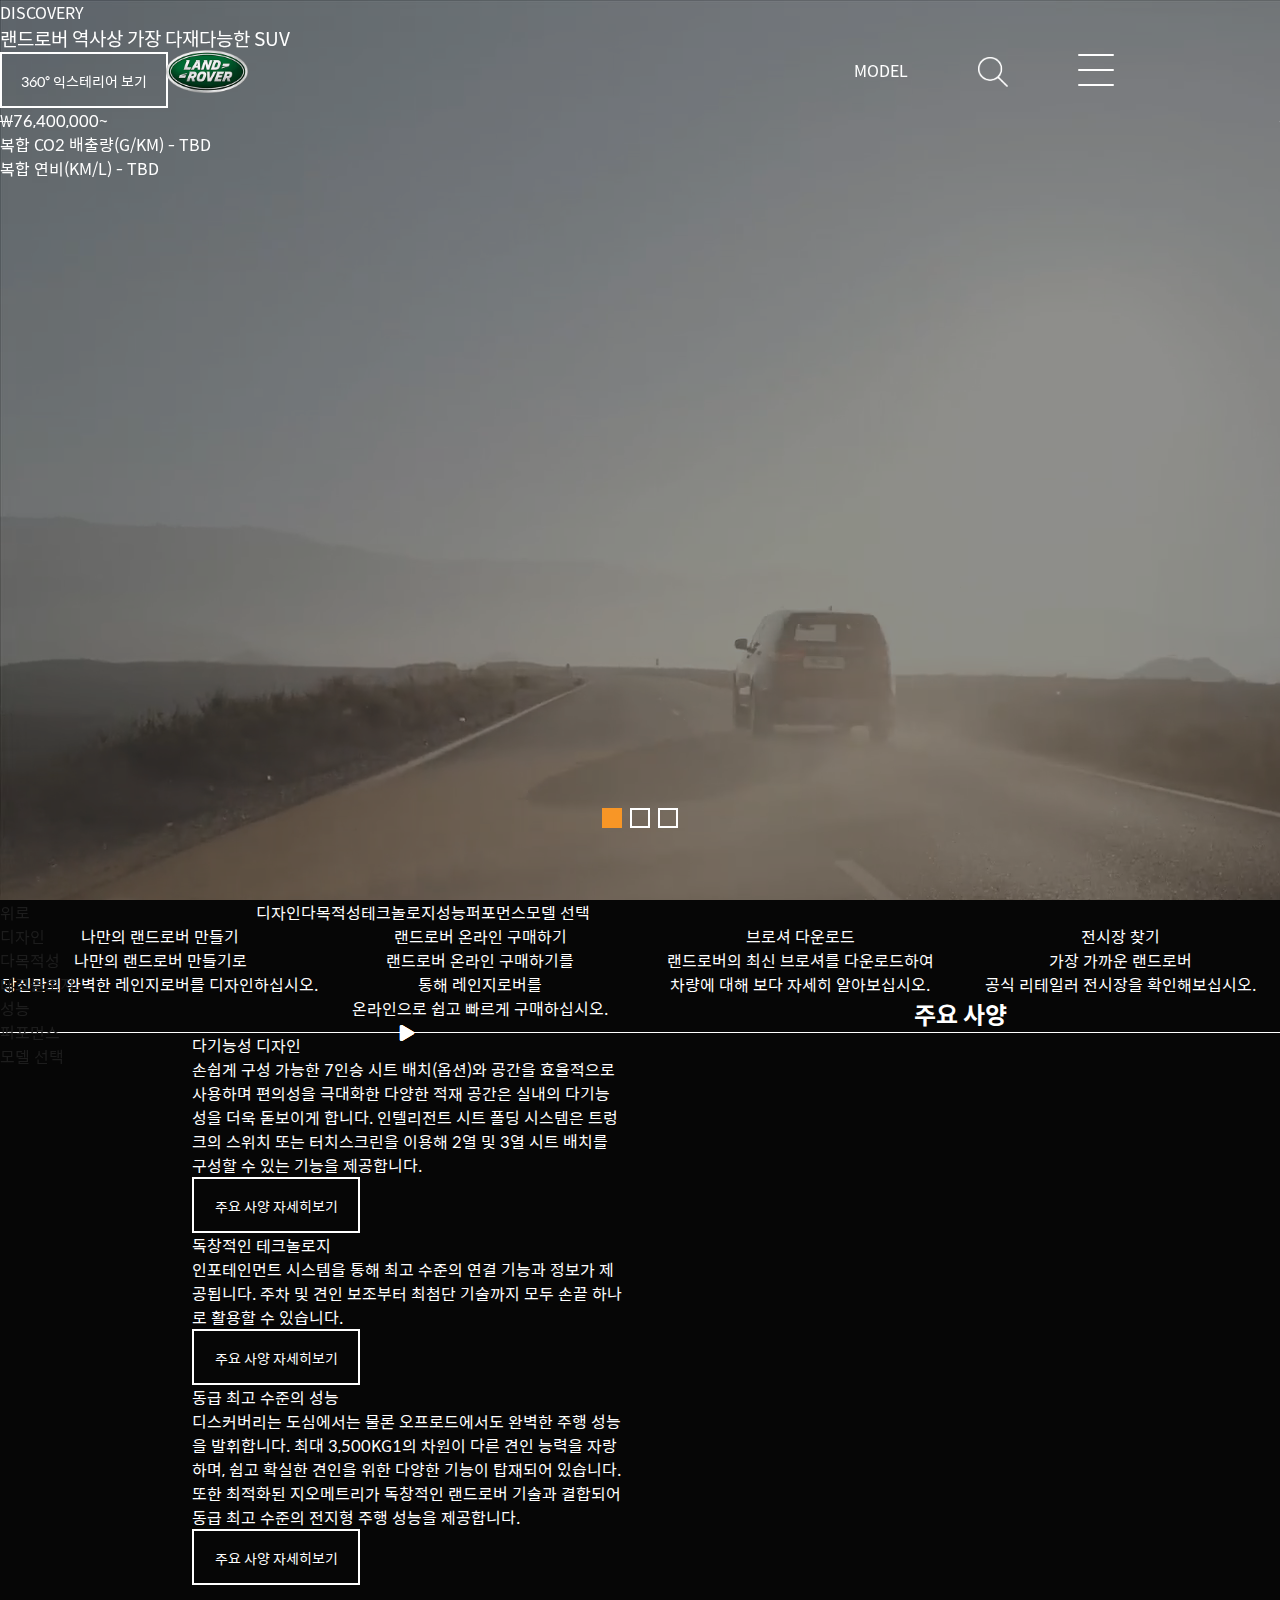
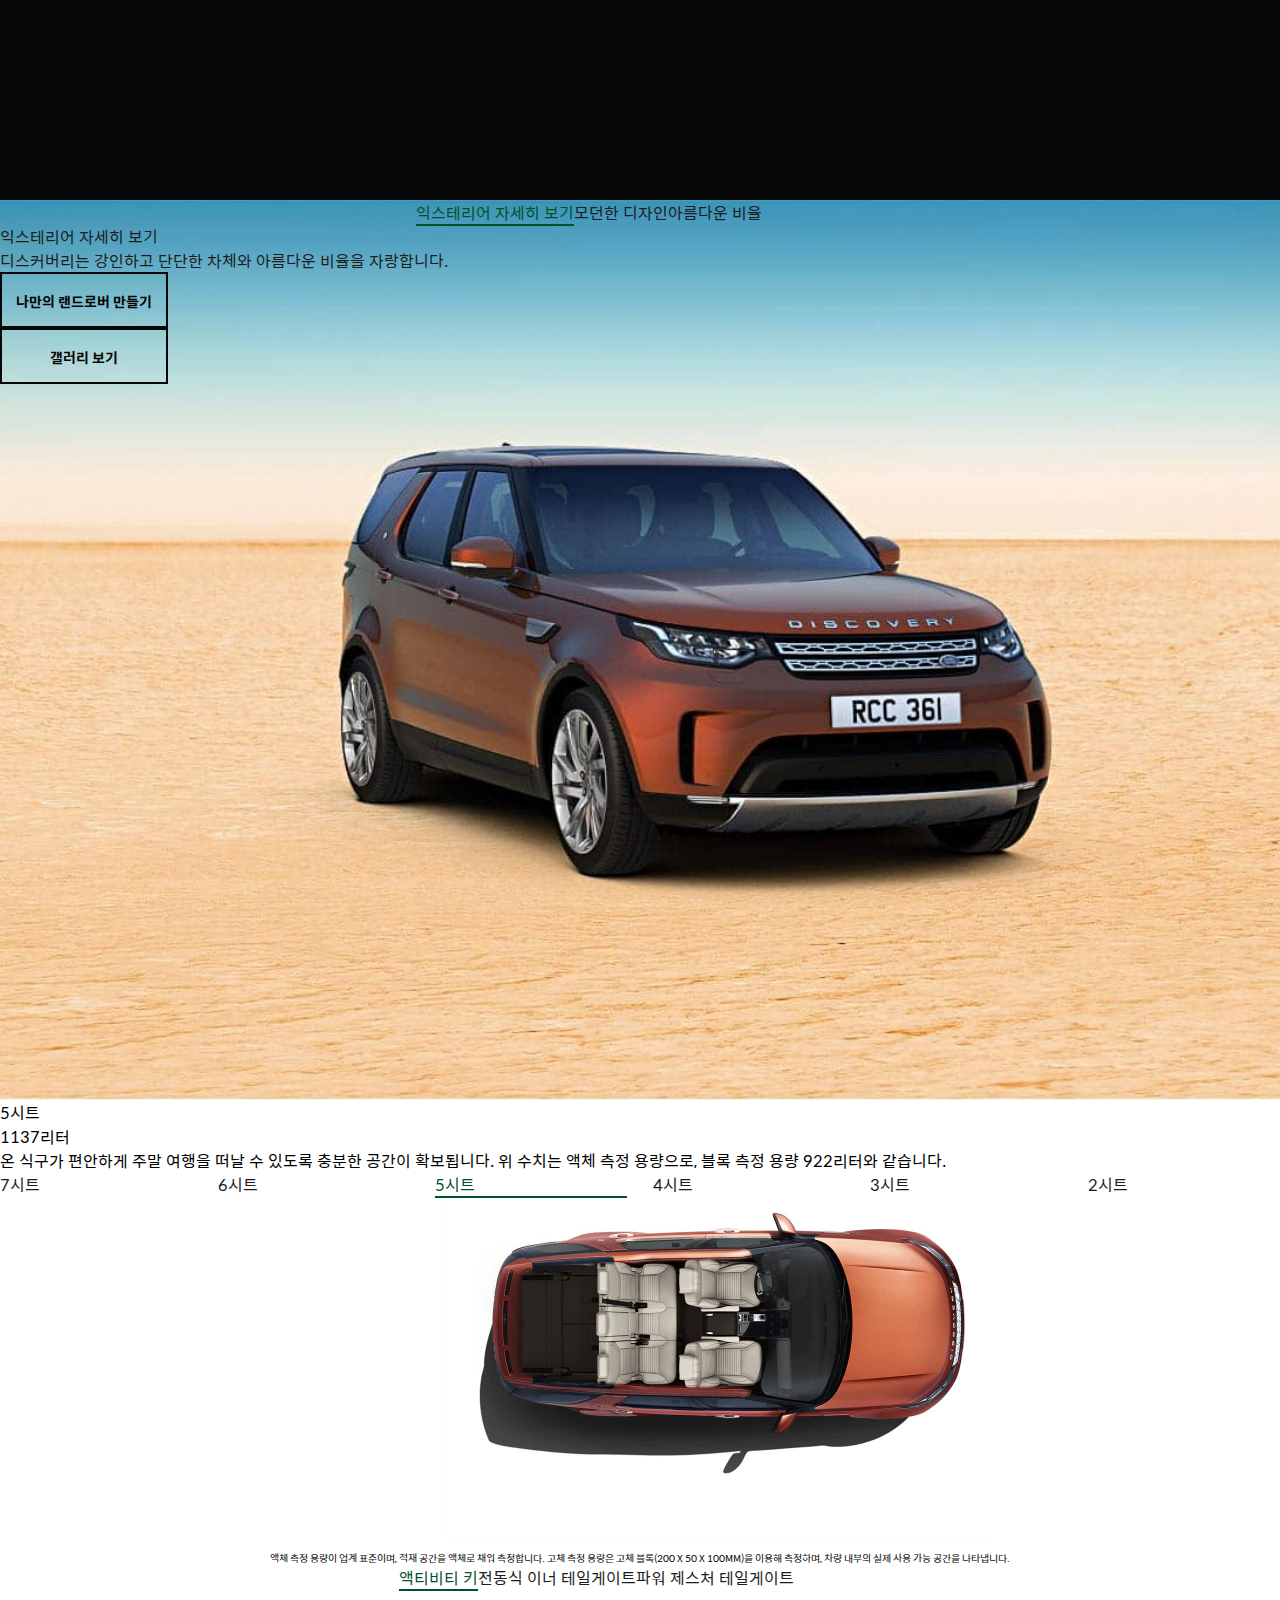
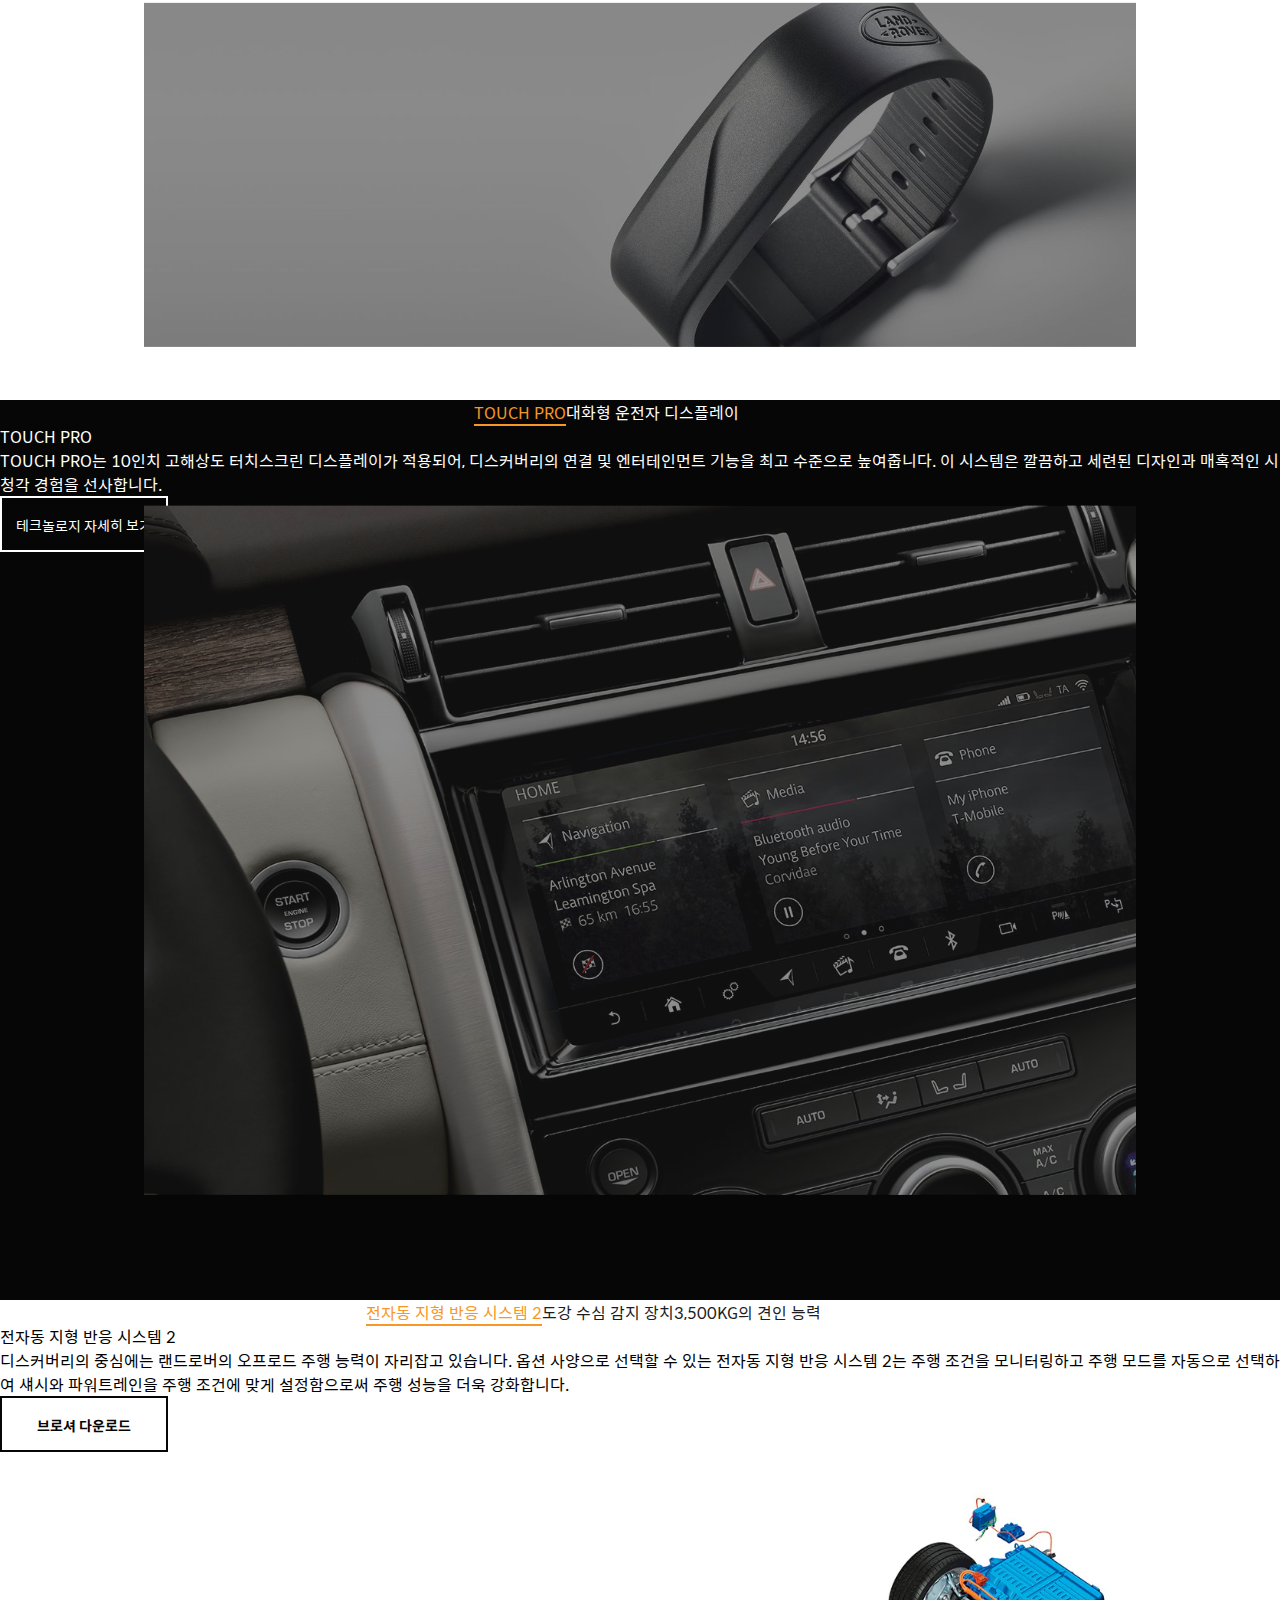
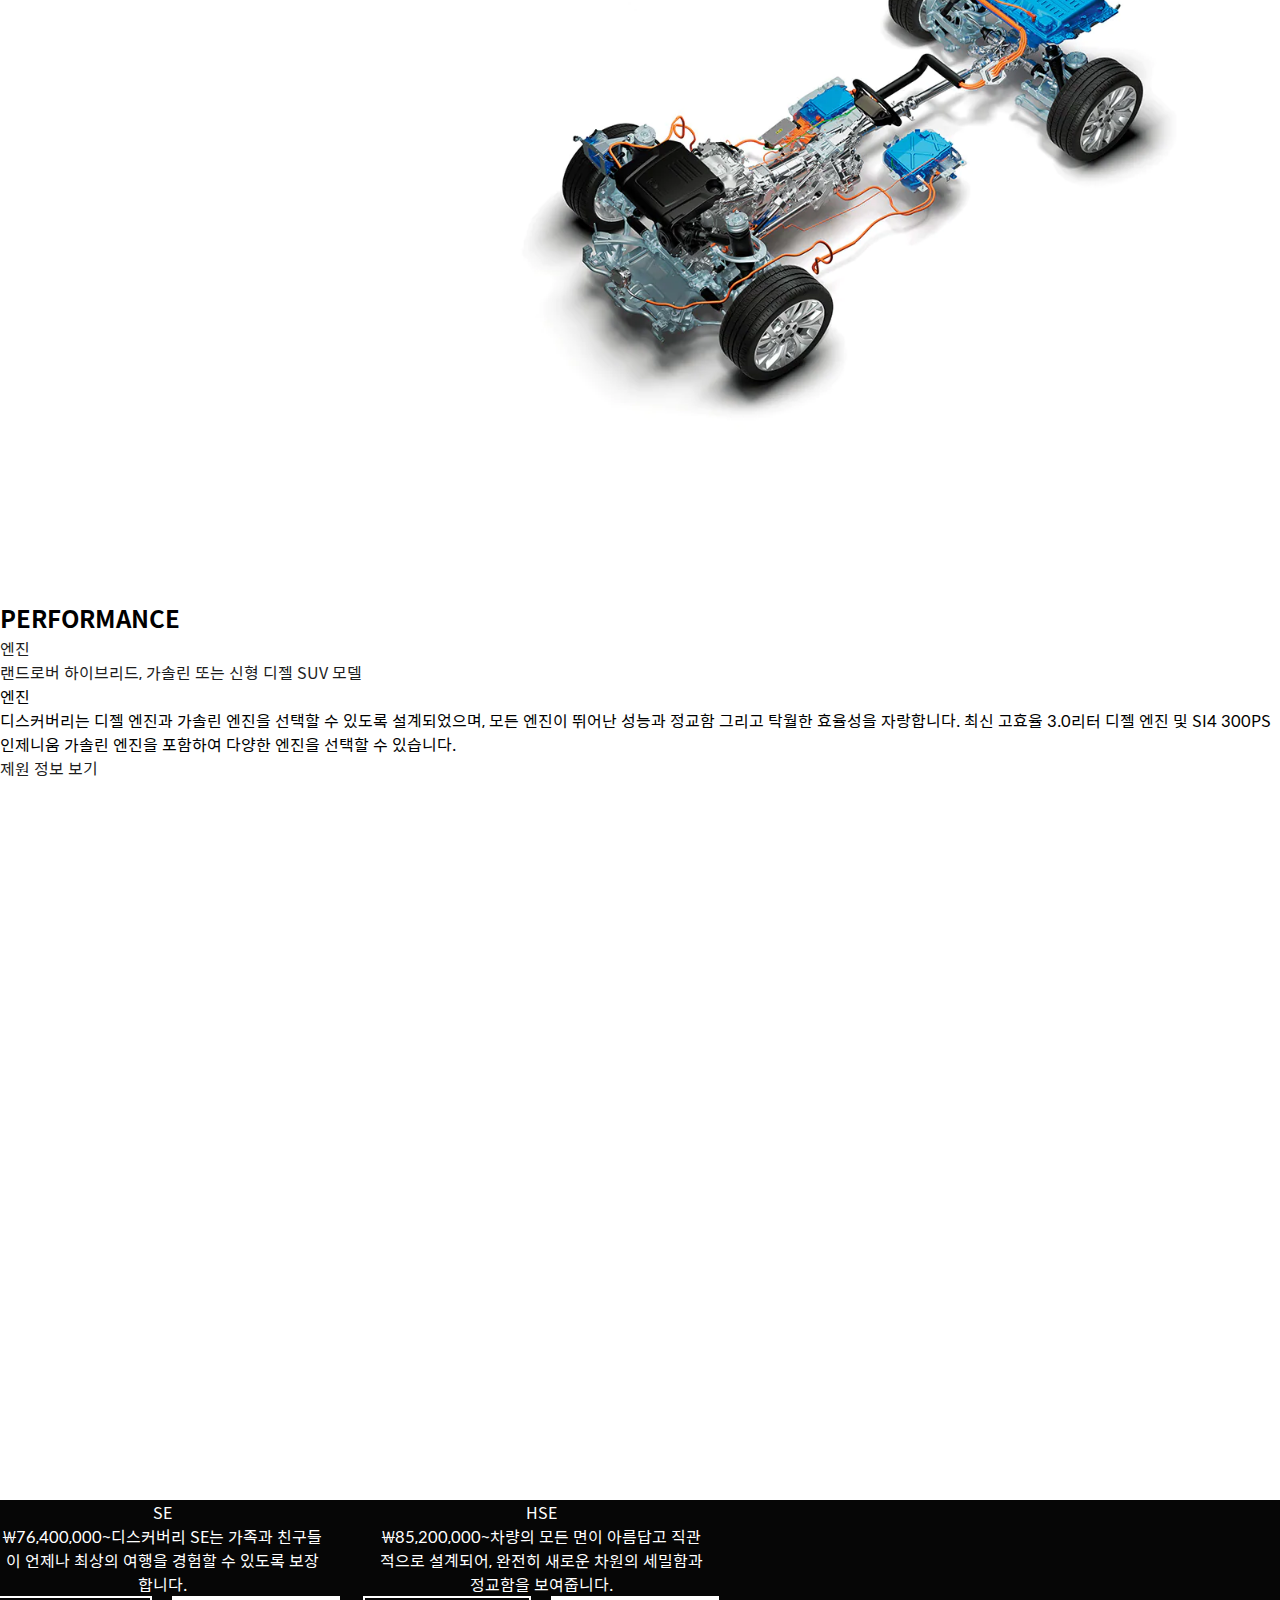
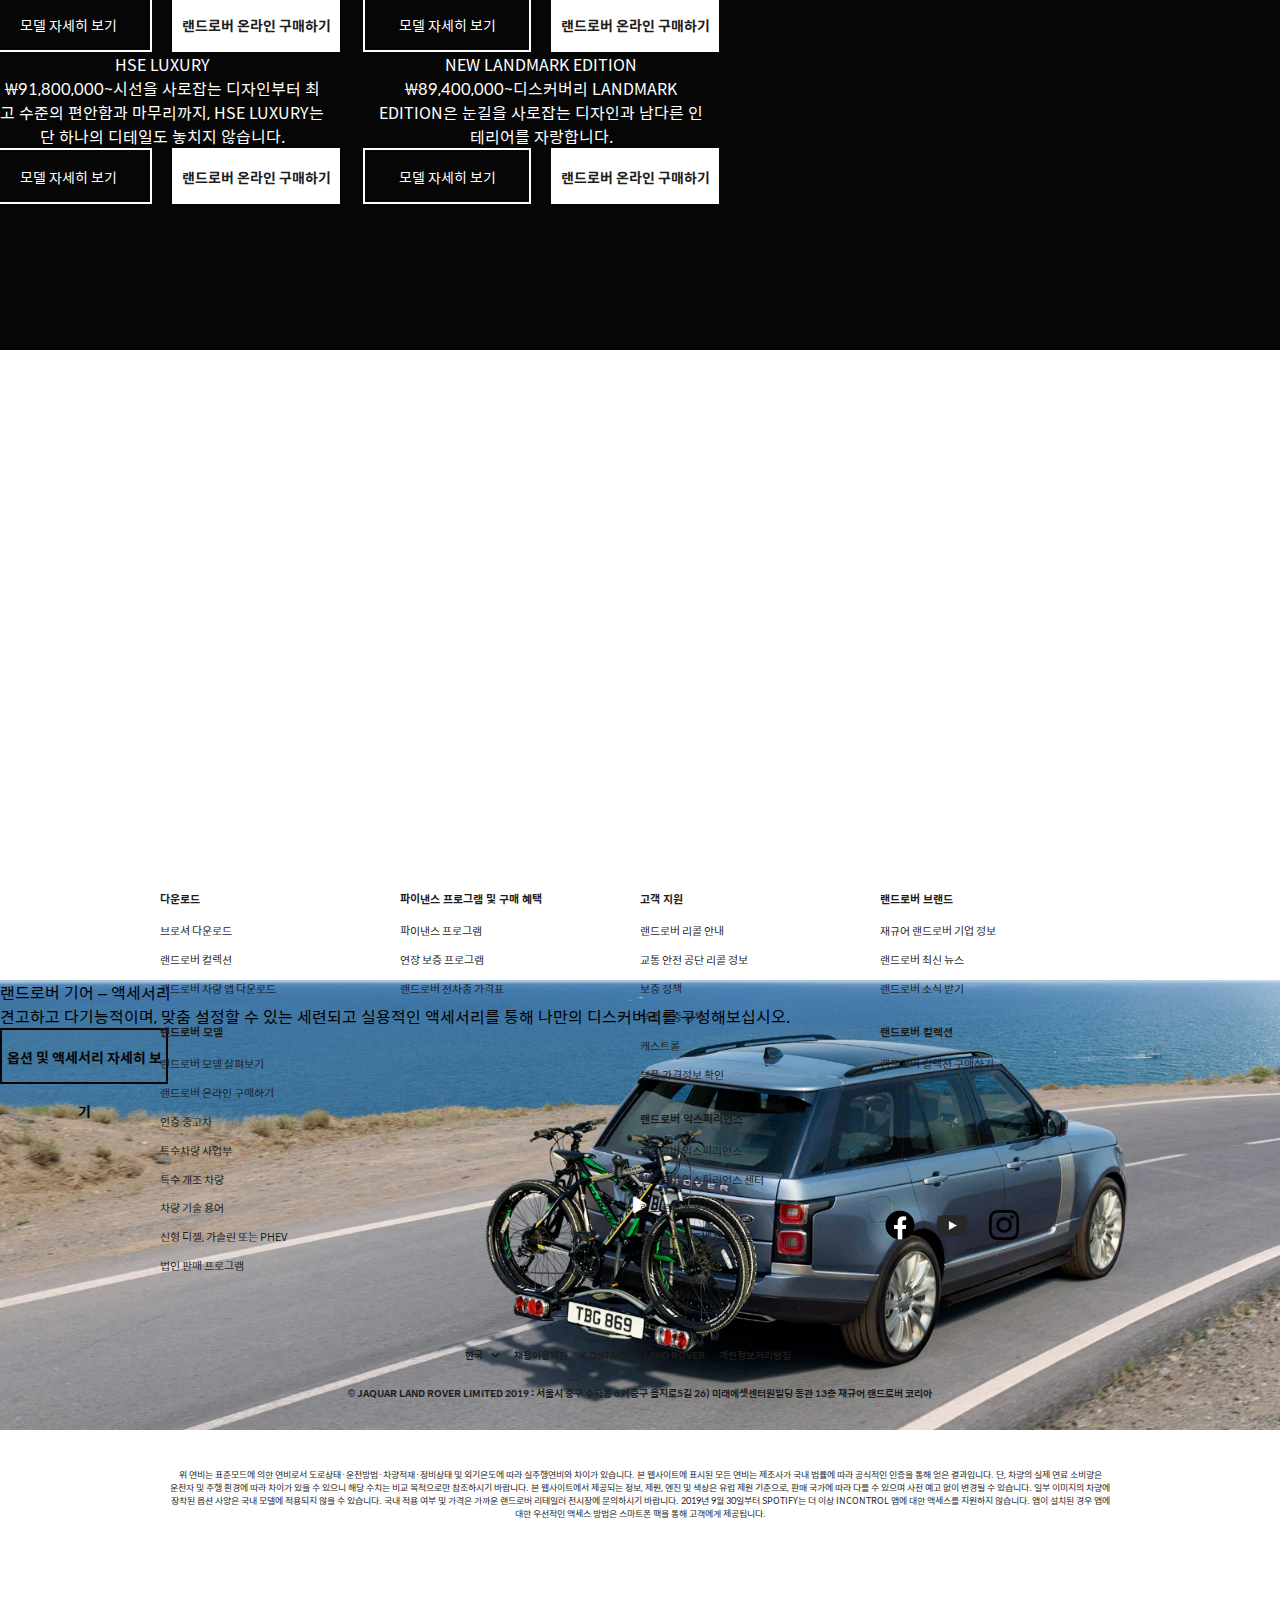
<file: html/discovery_family.html>
<!DOCTYPE html>
<html lang="ko-KR">
 <head>
<!--     <noscript>
        <p>현재 접속하고 있는 사이트의 기능의 일부가 원활하게 실행되고 있지 않습니다.<br />자바스크립트의 기능을 활성화 해주세요</p>
        <p><a target="_blank" href="http://enable-javascript.com/ko"></a>자바스크립트 활성화 처리하기</p>
    </noscript> -->

   <meta charset="UTF-8">
   <meta name="viewport" content="width=device-width, initial-scale=1.0">
   <meta http-equiv="X-UA-Compatible" content="IE=edge">

   <link rel="stylesheet" href="../font/SpoqaHanSans/stylesheet.css">
   <link rel="stylesheet" href="../font/fontawesome/css/all.css">
   <link rel="stylesheet" href="../css/base/reset.css">
   <link rel="stylesheet" href="../css/base/common.css">
   <link rel="stylesheet" href="../css/discovery_family.css">

   <!--[if lte IE 9]>
    <script src="./ie/html5shiv-3.7.3/dist/html5shiv.min.js"> </script>
    <script src="./ie/PIE-1.0.0/PIE.js"></script>
    <script src="./ie/Respond-1.4.2/dest/respond.min.js"></script>
   <![endif]-->

   <title>Discovery - 오프로드 SUV - Land Rover</title>
 </head>
 <body>
  <noscript>
    <p>현재 접속하고 있는 사이트의 기능의 일부가 원활하게 실행되고 있지 않습니다.<br />
    자바스크립트의 기능을 활성화 해주세요.</p>
    <p><a target="_blank" href="http://enable-javascript.com/ko/">자바스크립트 활성화 처리하기</a></p>
  </noscript>
  <div id="wrap">
    <header id="headBox">
    </header>
    <div id="contentBox">
      <article id="viewBox">
        <ul class="view_slide">
            <li class="view_01_bg">
                <div class="view_text view_01_text">
                  <p>DISCOVERY</p>
                  <h3>랜드로버 역사상 가장 다재다능한 SUV</h3>
                  <div class="lineup white_btn"><a href="#"><p>360° 익스테리어 보기</p></a></div>
                  <div class="view_text_02">
                    <p>₩76,400,000~</p>
                    <p>복합 CO2 배출량(g/km) - TBD<br />복합 연비(km/l) - TBD</p>
                  </div>
                </div> 
                <video id="videoBg" preload="auto" autoplay="true" loop="loop" muted="muted" volume="0" poster="../media/sub_fdiscovery_view_01_poster.jpg">
                  <source src="../media/fdis_view_video.mp4" type="video/mp4">
                </video>
              </li>
            <li class="view_02_bg">
                <div class="view_text view_02_text">
                  <p>DISCOVERY</p>
                  <h3>동급 최고의 전지형 주행 성능, 견인 및 도강 능력</h3>
                  <div class="lineup white_btn"><a href="#"><p>영상 보기</p></a></div>
                  <div class="view_text_02">
                    <p>₩76,400,000~</p>
                    <p>복합 CO2 배출량 (g/km) - TBD<br />복합 연비(km/l) - TBD</p>
                  </div>
              </div>
            </li>
          <li class="view_03_bg">
            <div class="view_text view_03_text">
              <p>DISCOVERY</p>
              <h3>차원이 다른 안락함과 공간 활용성을 선사하는 7인승 시트</h3>
              <div class="lineup white_btn"><a href="#"><p>주요 사양 자세히 보기</p></a></div>
              <div class="view_text_02">
                <p>₩76,400,000~</p>
                <p>복합 CO2 배출량 (g/km) - TBD<br />복합 연비(km/l) - TBD</p>
              </div>
            </div>
          </li>
        </ul>
        <div class="view_btn_area">
          <ul class="view_btn indicator">
            <li><a href="#"></a></li>
            <li><a href="#"></a></li>
            <li><a href="#"></a></li>
          </ul>
        </div>
        <div class="down_arrow"><a href="#specBox"></a></div>
      </article>
    <article id="specBox">
      <div class="fix_menu">
        <ul>
          <li><a href="#"><p>위로</p><div></div></a></li>
          <li><a href="#designBox"><p>디자인</p><div></div></a></li>
          <li><a href="#purposeBox"><p>다목적성</p><div></div></a></li>
          <li><a href="#techBox"><p>테크놀로지</p><div></div></a></li>
          <li><a href="#perf_01_Box"><p>성능</p><div></div></a></li>
          <li><a href="#perf_02_Box"><p>퍼포먼스</p><div></div></a></li>
          <li><a href="#modelBox"><p>모델 선택</p><div></div></a></li>
        </ul>
      </div>
      <div class="list_01">
        <ul class="clearfix">
            <li><a href="#designBox"><p>디자인</p><div></div></a></li>
            <li><a href="#purposeBox"><p>다목적성</p><div></div></a></li>
            <li><a href="#offloadBox"><p>테크놀로지</p><div></div></a></li>
            <li><a href="#perf_01_Box"><p>성능</p><div></div></a></li>
            <li><a href="#perf_02_Box"><p>퍼포먼스</p><div></div></a></li>
            <li><a href="#modelBox"><p>모델 선택</p><div></div></a></li>
        </ul>
      </div>
      <div class="list_02">
        <dl>
          <dt><a href="#">나만의 랜드로버 만들기</a></dt>
          <dd>
            <p>나만의 랜드로버 만들기로<br />당신만의 완벽한 레인지로버를 디자인하십시오.</p>
          </dd>
        </dl>
        <dl>
          <dt><a href="#">랜드로버 온라인 구매하기</a></dt>
          <dd>
            <p>랜드로버 온라인 구매하기를<br />통해 레인지로버를<br />온라인으로 쉽고 빠르게 구매하십시오.</p>
          </dd>
        </dl>
        <dl>
          <dt><a href="#">브로셔 다운로드</a></dt>
          <dd>
            <p>랜드로버의 최신 브로셔를 다운로드하여<br />차량에 대해 보다 자세히 알아보십시오.</p>
          </dd>
        </dl>
        <dl>
          <dt><a href="#">전시장 찾기</a></dt>
          <dd>
            <p>가장 가까운 랜드로버<br />공식 리테일러 전시장을 확인해보십시오.</p>
          </dd>
        </dl>
      </div>
      <h2>주요 사양</h2>
      <div class="list_03">
        <ul class="spec_img">
          <li><a href="#"><i class="fas fa-play"></i></a></li>
          <li><a href="#"><i class="fas fa-play"></i></a></li>
          <li><a href="#"><i class="fas fa-play"></i></a></li>
        </ul>
        <ul class="spec_text">
          <li>
            <ul>
              <li><p>다기능성 디자인</p></li>
              <li><p>손쉽게 구성 가능한 7인승 시트 배치(옵션)와 공간을 효율적으로 사용하며 편의성을 극대화한 다양한 적재 공간은 실내의 다기능성을 더욱 돋보이게 합니다. 인텔리전트 시트 폴딩 시스템은 트렁크의 스위치 또는 터치스크린을 이용해 2열 및 3열 시트 배치를 구성할 수 있는 기능을 제공합니다.</p></li>
              <li><div class="lineup white_btn"><a href="#"><p>주요 사양 자세히보기</p></a></div></li>
            </ul>
          </li>
          <li>
            <ul>
              <li><p>독창적인 테크놀로지</p></li>
              <li>
                <p>인포테인먼트 시스템을 통해 최고 수준의 연결 기능과 정보가 제공됩니다. 주차 및 견인 보조부터 최첨단 기술까지 모두 손끝 하나로 활용할 수 있습니다.</p>
              </li>
              <li><div class="lineup white_btn"><a href="#"><p>주요 사양 자세히보기</p></a></div></li>
            </ul>
          </li>
          <li>
            <ul>
              <li><p>동급 최고 수준의 성능</p></li>
              <li>디스커버리는 도심에서는 물론 오프로드에서도 완벽한 주행 성능을 발휘합니다. 최대 3,500kg1의 차원이 다른 견인 능력을 자랑하며, 쉽고 확실한 견인을 위한 다양한 기능이 탑재되어 있습니다. 또한 최적화된 지오메트리가 독창적인 랜드로버 기술과 결합되어 동급 최고 수준의 전지형 주행 성능을 제공합니다.</li>
              <li><div class="lineup white_btn"><a href="#"><p>주요 사양 자세히보기</p></a></div></li>
            </ul>
          </li>
        </ul>
      </div>
    </article>
    <article id="designBox">
      <h2>design</h2>
      <div class="list_01">
        <ul class="clearfix">
          <li><a href="#">익스테리어 자세히 보기</a></li>
          <li><a href="#">모던한 디자인</a></li>
          <li><a href="#">아름다운 비율</a></li>
        </ul>
      </div>
      <div class="design_text con_text left_text">
        <ul>
          <li><p>익스테리어 자세히 보기</p></li>
          <li><p>디스커버리는 강인하고 단단한 차체와 아름다운 비율을 자랑합니다.</p></li>
          <li><div class="lineup white_btn"><a href="#"><p>나만의 랜드로버 만들기</p></a></div></li>
          <li><div class="lineup black_btn"><a href="#"><p>갤러리 보기</p></a></div></li>
        </ul>
      </div>
    </article>
    <article id="purposeBox">
      <div id="purpose_area_01">
        <h2>다목정성</h2>
        <div class="purpuse_text con_text left_text">
        <ul>
          <li><p>5시트<br /><span>1137</span>리터</p></li>
          <li>
            <p>
              온 식구가 편안하게 주말 여행을 떠날 수 있도록 충분한 공간이 확보됩니다. 위 수치는 액체 측정 용량으로, 블록 측정 용량 922리터와 같습니다.
            </p>
          </li>
          <li><div class="bag_img"></div></li>
        </ul>
        </div>
        <ul class="list_down">
          <li><a href="#">7시트</a></li>
          <li><a href="#">6시트</a></li>
          <li><a href="#">5시트</a></li>
          <li><a href="#">4시트</a></li>
          <li><a href="#">3시트</a></li>
          <li><a href="#">2시트</a></li>
        </ul>
      </div>
      <div id="purpose_area_02">
        <p>
          액체 측정 용량이 업계 표준이며, 적재 공간을 액체로 채워 측정합니다. 고체 측정 용량은 고체 블록(200 x 50 x 100mm)을 이용해 측정하며, 차량 내부의 실제 사용 가능 공간을 나타냅니다.
        </p>
        <div class="list_01">
          <ul class="clearfix">
            <li><a href="#">액티비티 키</a></li>
            <li><a href="#">전동식 이너 테일게이트</a></li>
            <li><a href="#">파워 제스처 테일게이트</a></li>
          </ul>
        </div>
        <div class="purpuse_text_02 right_text">
          <div class="purpose_img_02"></div>
          <ul>
            <li><p>액티비티 키</p></li>
            <li>
              <p>옵션으로 선택할 수 있는 액티비티 키2를 통하여 일상이 더욱 편리해집니다. 손목 밴드 형태의 키는 튼튼하며 방수 기능을 갖추고 있어 요트 및 스카이 다이빙에 이르는 다양한 수상 스포츠 활동을 즐길 수 있게 해 줍니다. 이제 더 이상 스마트 키를 가지고 다닐 필요가 없습니다.</p>
            </li>
            <li><div class="lineup white_btn"><a href="#"><p>주요 사항 자세히 보기</p></a></div></li>
          </ul>
         </div>
      </div>
    </article>
    <article id="techBox">
      <h2>technology</h2>
      <div class="list_01">
          <ul class="clearfix">
            <li><a href="#">TOUCH PRO</a></li>
            <li><a href="#">대화형 운전자 디스플레이</a></li>
          </ul>
        </div>
        <div class="tech_img"></div>
        <div class="tech_text con_text right_text">
            <ul>
              <li><p>TOUCH PRO</p></li>
              <li>
                <p>
                    Touch Pro는 10인치 고해상도 터치스크린 디스플레이가 적용되어, 디스커버리의 연결 및 엔터테인먼트 기능을 최고 수준으로 높여줍니다. 이 시스템은 깔끔하고 세련된 디자인과 매혹적인 시청각 경험을 선사합니다.
                </p>
              </li>
              <li><div class="lineup white_btn"><a href="#"><p>테크놀로지 자세히 보기</p></a></div></li>
            </ul>
          </div>
    </article>
    <article id="perf_01_box">
          <h2>성능</h2>
          <div class="list_01">
            <ul class="clearfix">
              <li><a href="#">전자동 지형 반응 시스템 2</a></li>
              <li><a href="#">도강 수심 감지 장치</a></li>
              <li><a href="#">3,500KG의 견인 능력</a></li>
            </ul>
          </div>
          <div class="perf_01_text left_text">
            <ul>
              <li><p>전자동 지형 반응 시스템 2</p></li>
              <li><p>디스커버리의 중심에는 랜드로버의 오프로드 주행 능력이 자리잡고 있습니다. 옵션 사양으로 선택할 수 있는 전자동 지형 반응 시스템 2는 주행 조건을 모니터링하고 주행 모드를 자동으로 선택하여 섀시와 파워트레인을 주행 조건에 맞게 설정함으로써 주행 성능을 더욱 강화합니다.</p></li>
              <li><div class="lineup black_btn"><a href="#"><p>브로셔 다운로드</p></a></div></li>
            </ul>
          </div>
      </article>
      <article id="perf_02_box">
          <h2>performance</h2>
          <div class="list_01">
            <ul class="clearfix">
              <li><a href="#">엔진</a></li>
              <li><a href="#">랜드로버 하이브리드, 가솔린 또는 신형 디젤 SUV 모델</a></li>
            </ul>
          </div>
          <div class="perf_02_text left_text">
            <ul>
              <li><p>엔진</p></li>
              <li>
                <p>
                    디스커버리는 디젤 엔진과 가솔린 엔진을 선택할 수 있도록 설계되었으며, 모든 엔진이 뛰어난 성능과 정교함 그리고 탁월한 효율성을 자랑합니다. 최신 고효율 3.0리터 디젤 엔진 및 Si4 300PS 인제니움 가솔린 엔진을 포함하여 다양한 엔진을 선택할 수 있습니다.
                </p>
              </li>
              <li><div class="lineup white_btn"><a href="#"><p>제원 정보 보기</p></a></div></li>
            </ul>
          </div>
      </article>
      <article id="modelBox">
          <h2>model</h2>
          <div class="model_area_01">
            <div class="model_list_01 clearfix">
              <ul>
                <li>
                  <ul class="model_list_02">
                    <li class="model_01_img"></li>
                    <li><p>SE<br /><span>₩76,400,000~</span>디스커버리 SE는 가족과 친구들이 언제나 최상의 여행을 경험할 수 있도록 보장합니다.</p></li>
                    <li><div class="lineup white_btn"><a href="#"><p>모델 자세히 보기</p></a></div></li>
                    <li><div class="lineup white_btn"><a href="#"><p>랜드로버 온라인 구매하기</p></a></div></li>
                  </ul>
                </li>
                <li>
                  <ul class="model_list_02">
                      <li class="model_02_img"></li>
                      <li><p>HSE<br /><span>₩85,200,000~</span>차량의 모든 면이 아름답고 직관적으로 설계되어, 완전히 새로운 차원의 세밀함과 정교함을 보여줍니다.</p></li>
                      <li><div class="lineup white_btn"><a href="#"><p>모델 자세히 보기</p></a></div></li>
                      <li><div class="lineup white_btn"><a href="#"><p>랜드로버 온라인 구매하기</p></a></div></li>
                  </ul>
                </li>
                <li>
                  <ul class="model_list_02">
                    <li class="model_03_img"></li>
                    <li><p>HSE LUXURY<br /><span>₩91,800,000~</span>시선을 사로잡는 디자인부터 최고 수준의 편안함과 마무리까지, HSE Luxury는 단 하나의 디테일도 놓치지 않습니다.</p></li>
                    <li><div class="lineup white_btn"><a href="#"><p>모델 자세히 보기</p></a></div></li>
                    <li><div class="lineup white_btn"><a href="#"><p>랜드로버 온라인 구매하기</p></a></div></li>
                  </ul>
                </li>
                <li>
                  <ul class="model_list_02">
                    <li class="model_04_img"></li>
                    <li><p>NEW LANDMARK EDITION<br /><span>₩89,400,000~</span>디스커버리 Landmark Edition은 눈길을 사로잡는 디자인과 남다른 인테리어를 자랑합니다.</p></li>
                    <li><div class="lineup white_btn"><a href="#"><p>모델 자세히 보기</p></a></div></li>
                    <li><div class="lineup white_btn"><a href="#"><p>랜드로버 온라인 구매하기</p></a></div></li>
                  </ul>
                </li>
              </ul>
            </div>
        </div>
        <div class="model_area_02">
            <div class="perf_text con_text left_text">
              <ul>
                <li><p>랜드로버 기어 – 액세서리</p></li>
                <li><p>견고하고 다기능적이며, 맞춤 설정할 수 있는 세련되고 실용적인 액세서리를 통해 나만의 디스커버리를 구성해보십시오.</p></li>
                <li><div class="lineup black_btn"><a href="#"><p>옵션 및 액세서리 자세히 보기</p></a></div></li>
              </ul>
            </div>
            <a href="#"><i class="fas fa-play"></i></a>
        </div>
      </article>
      </div>
    <footer id="footBox"></footer>
  </div>

  <script src="../js/base/jquery-3.4.1.min.js"> </script>
  <script src="../js/base/jquery-ui.min.js"> </script>
  <script src="../js/src/discovery_family.js"> </script>

 </body>
</html>
</file>
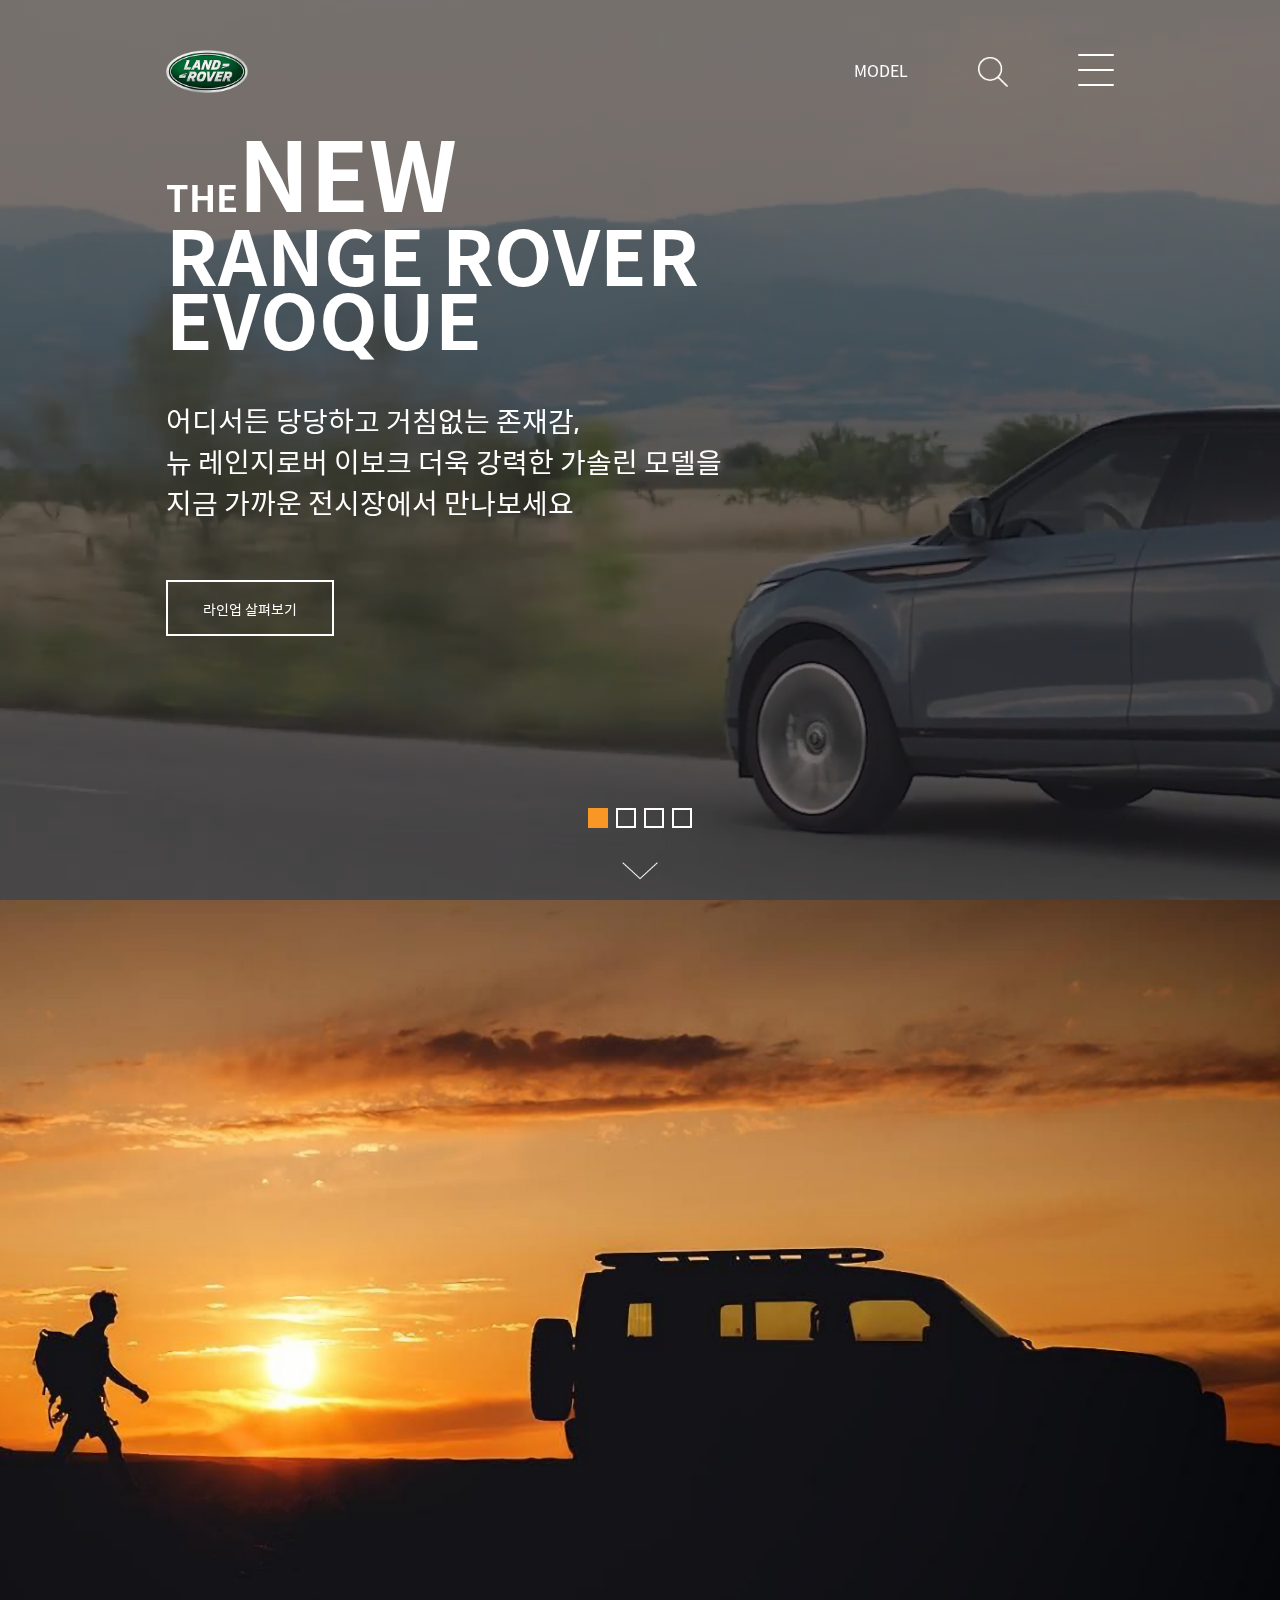
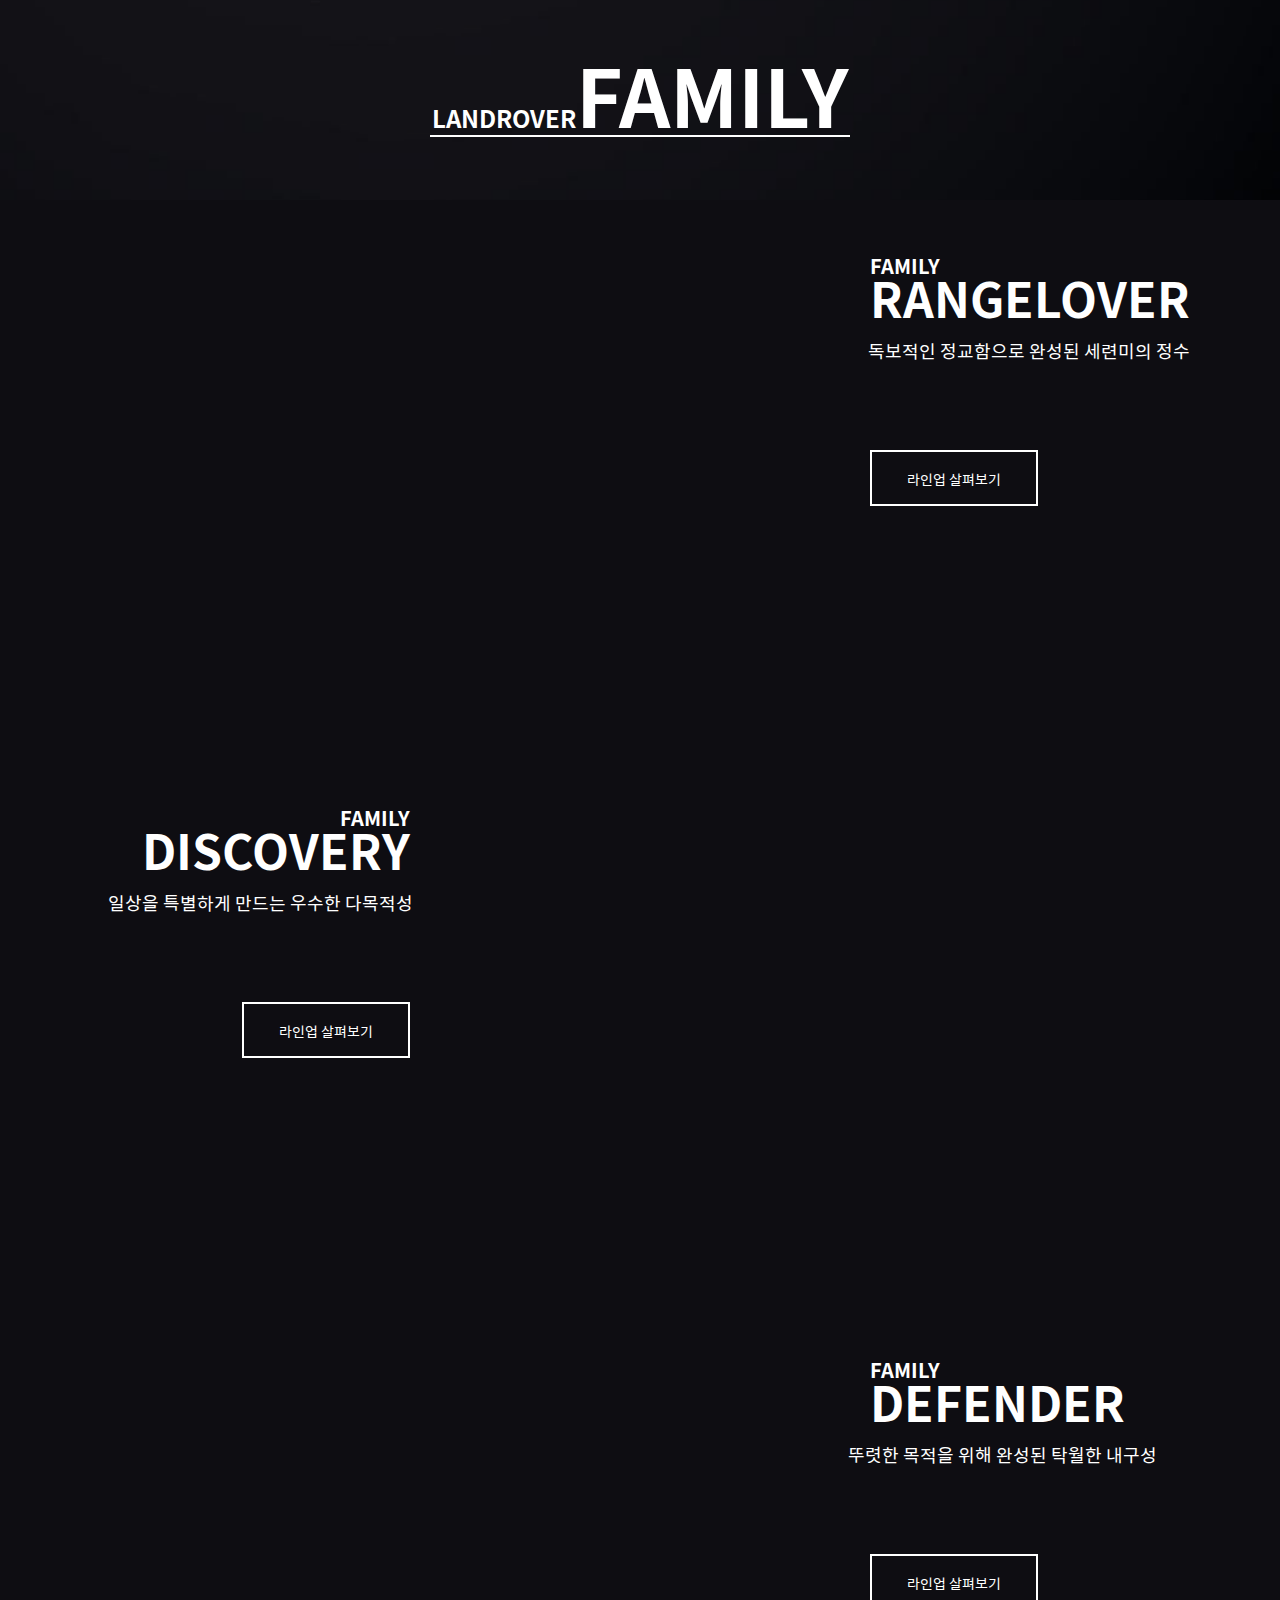
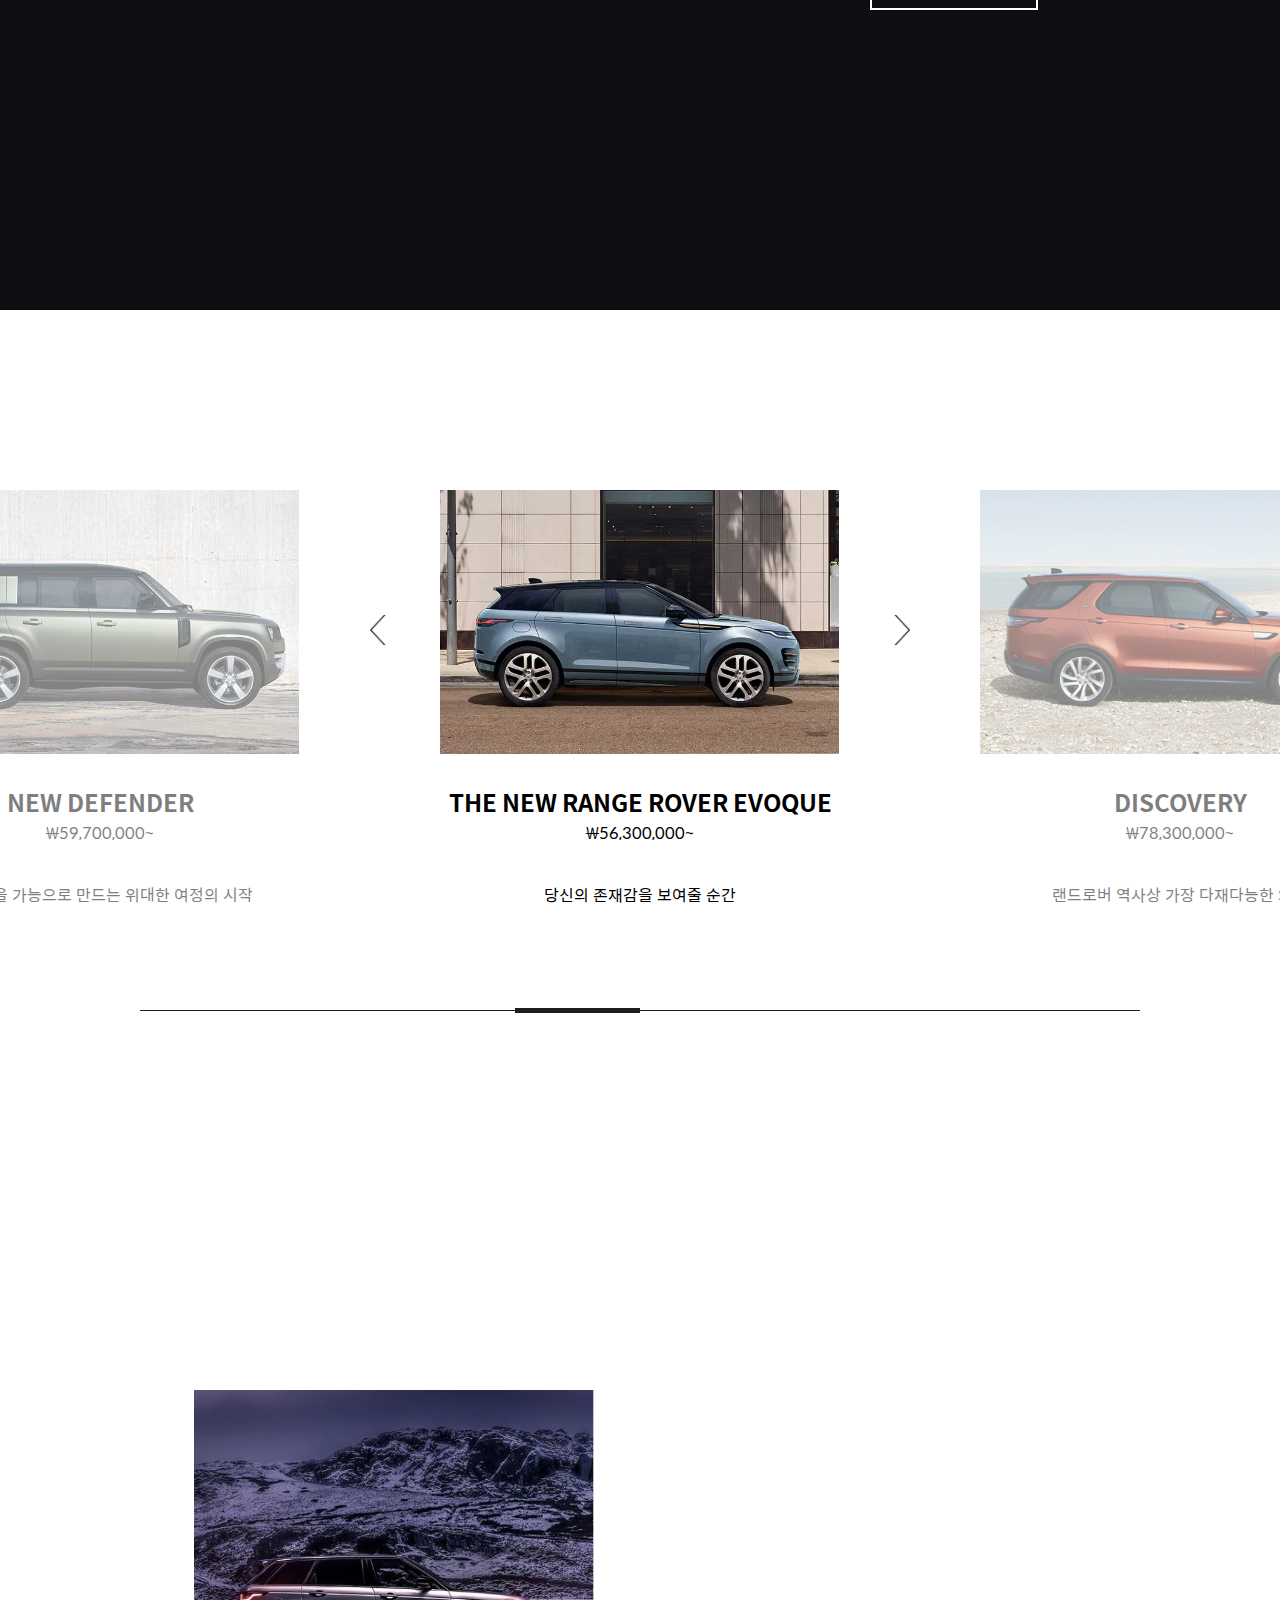
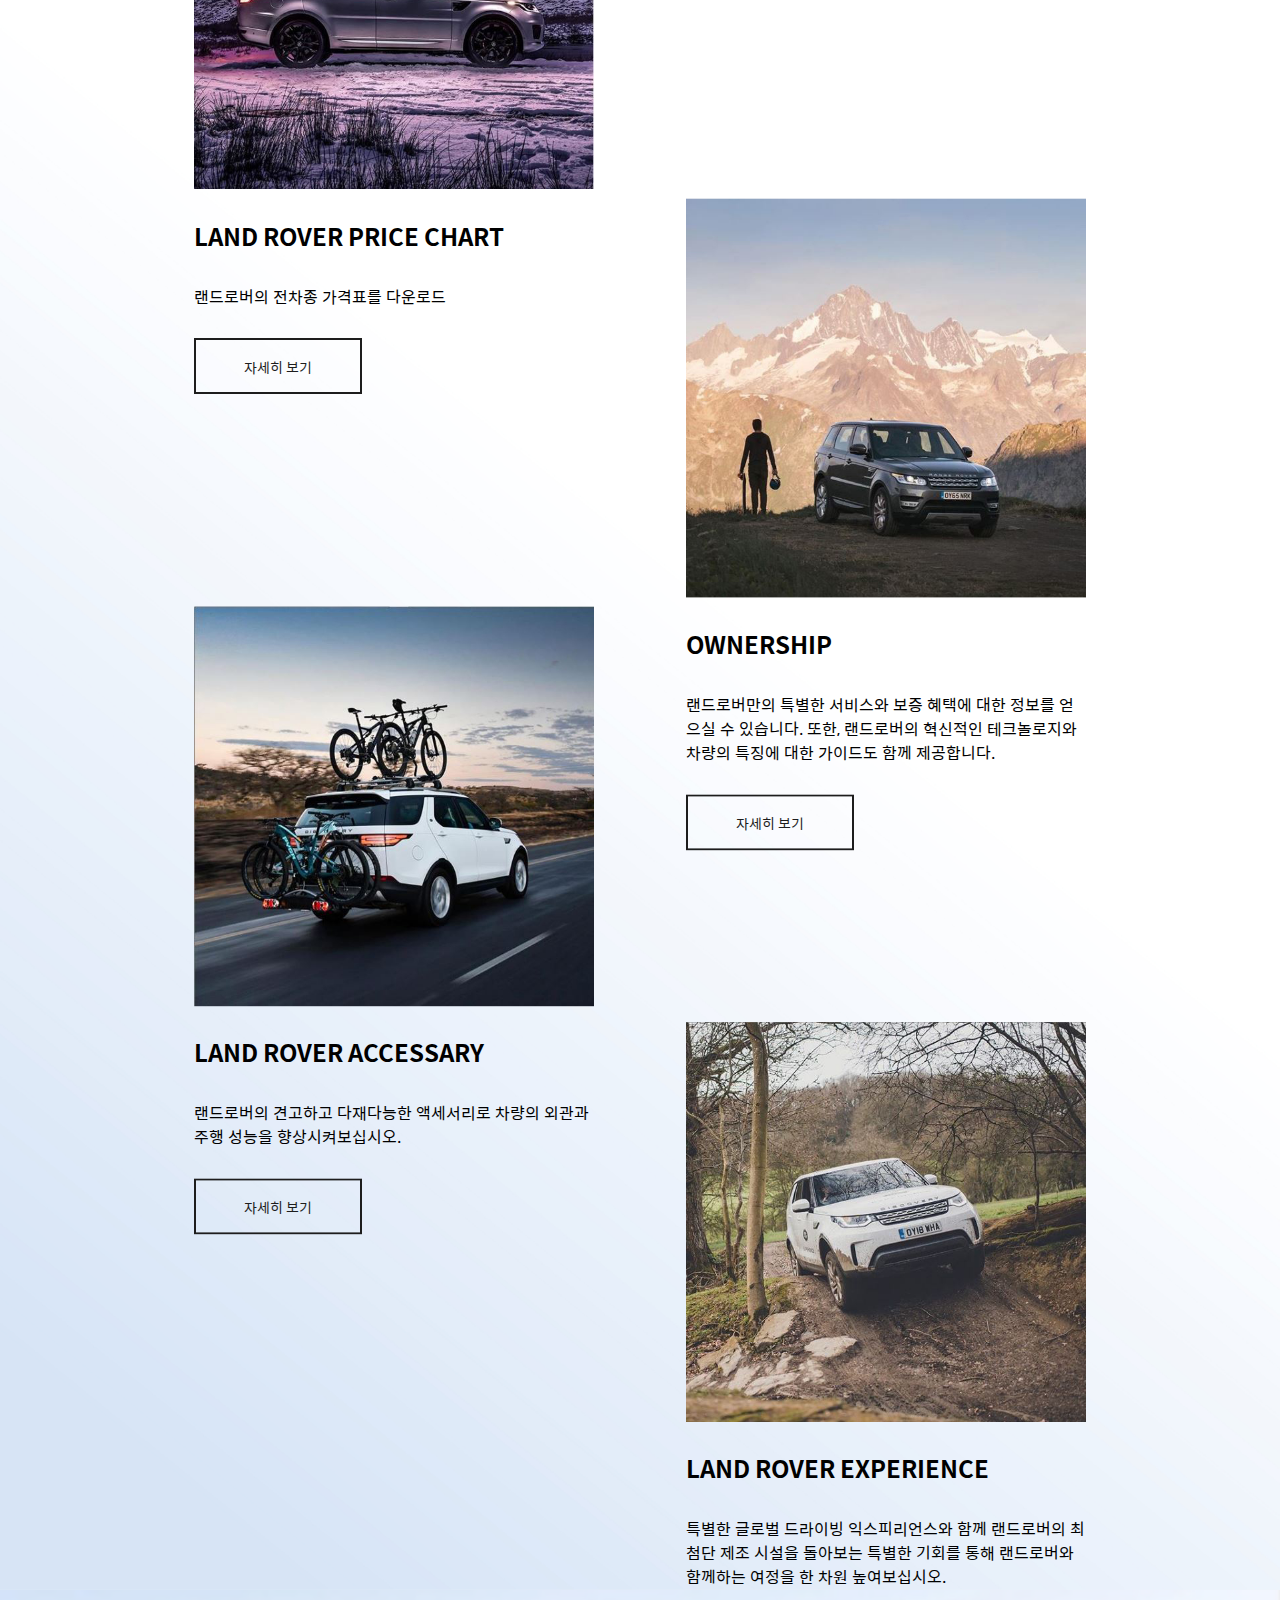
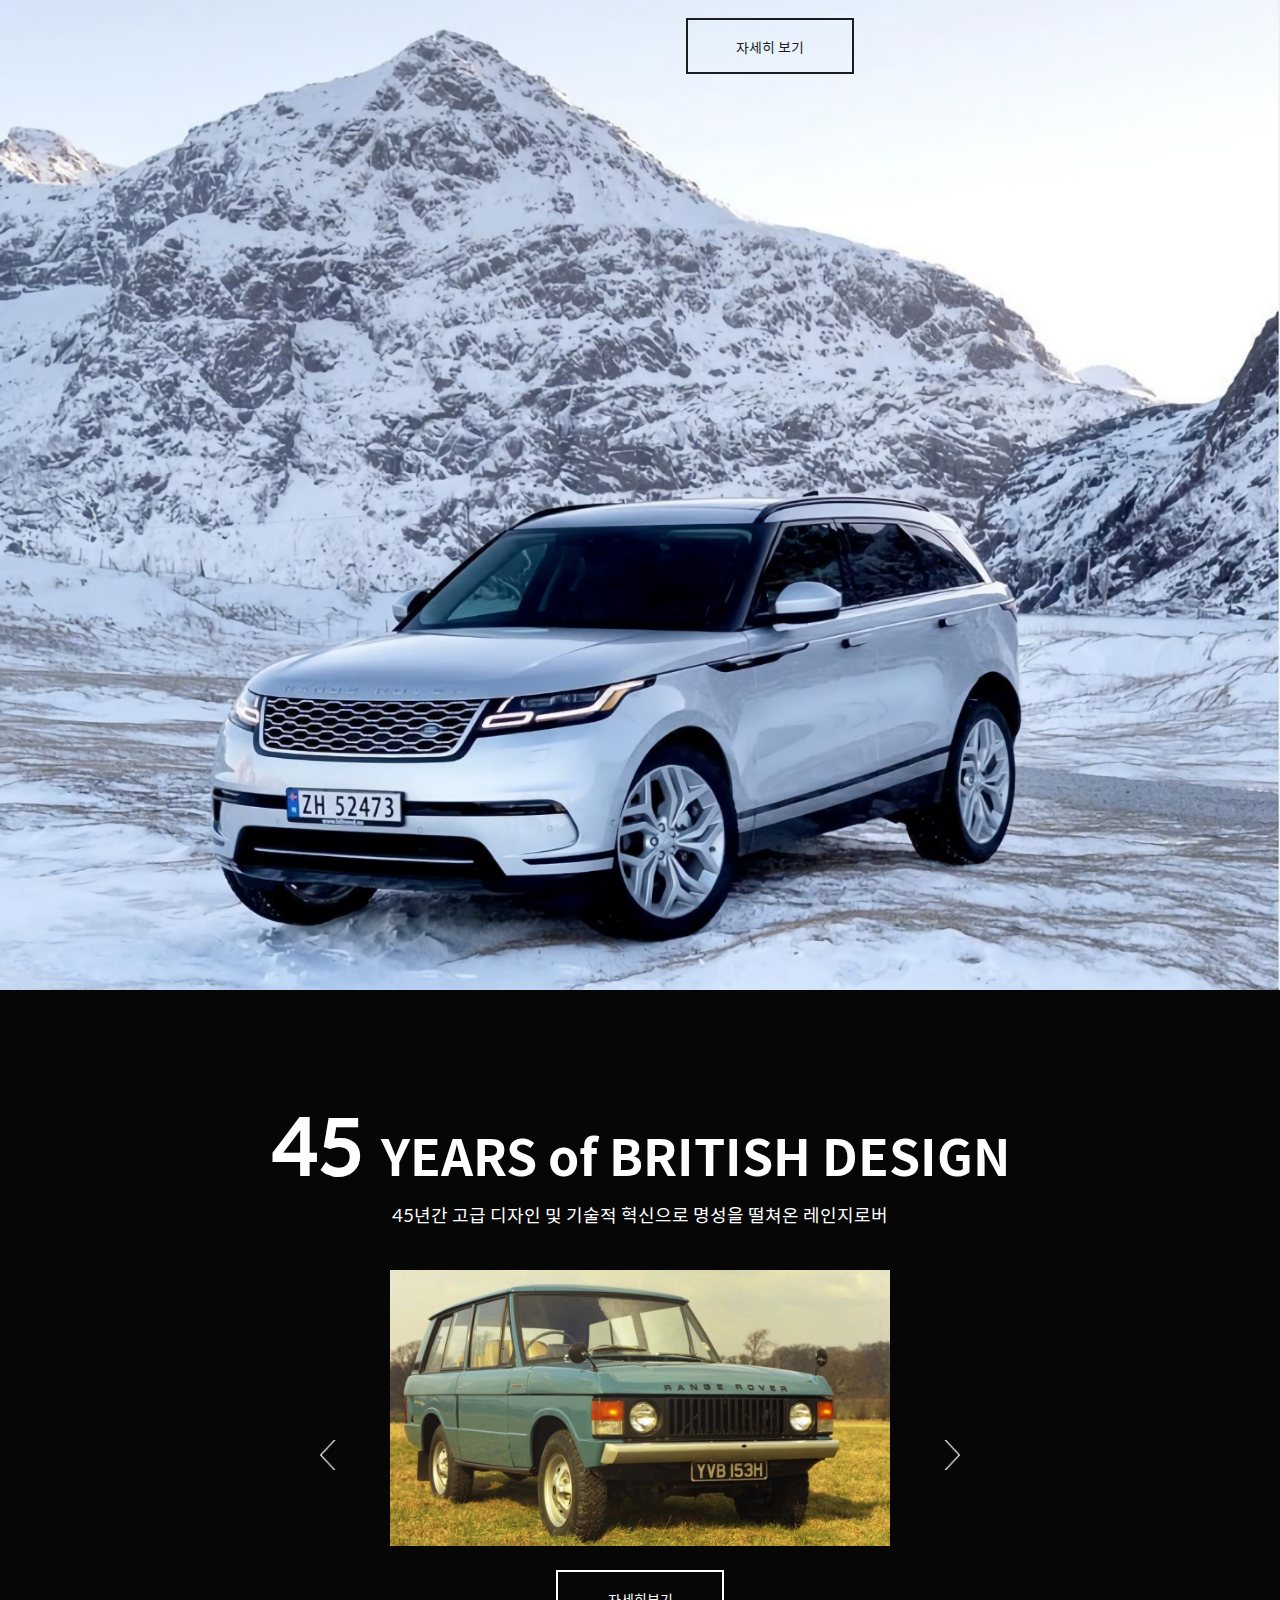
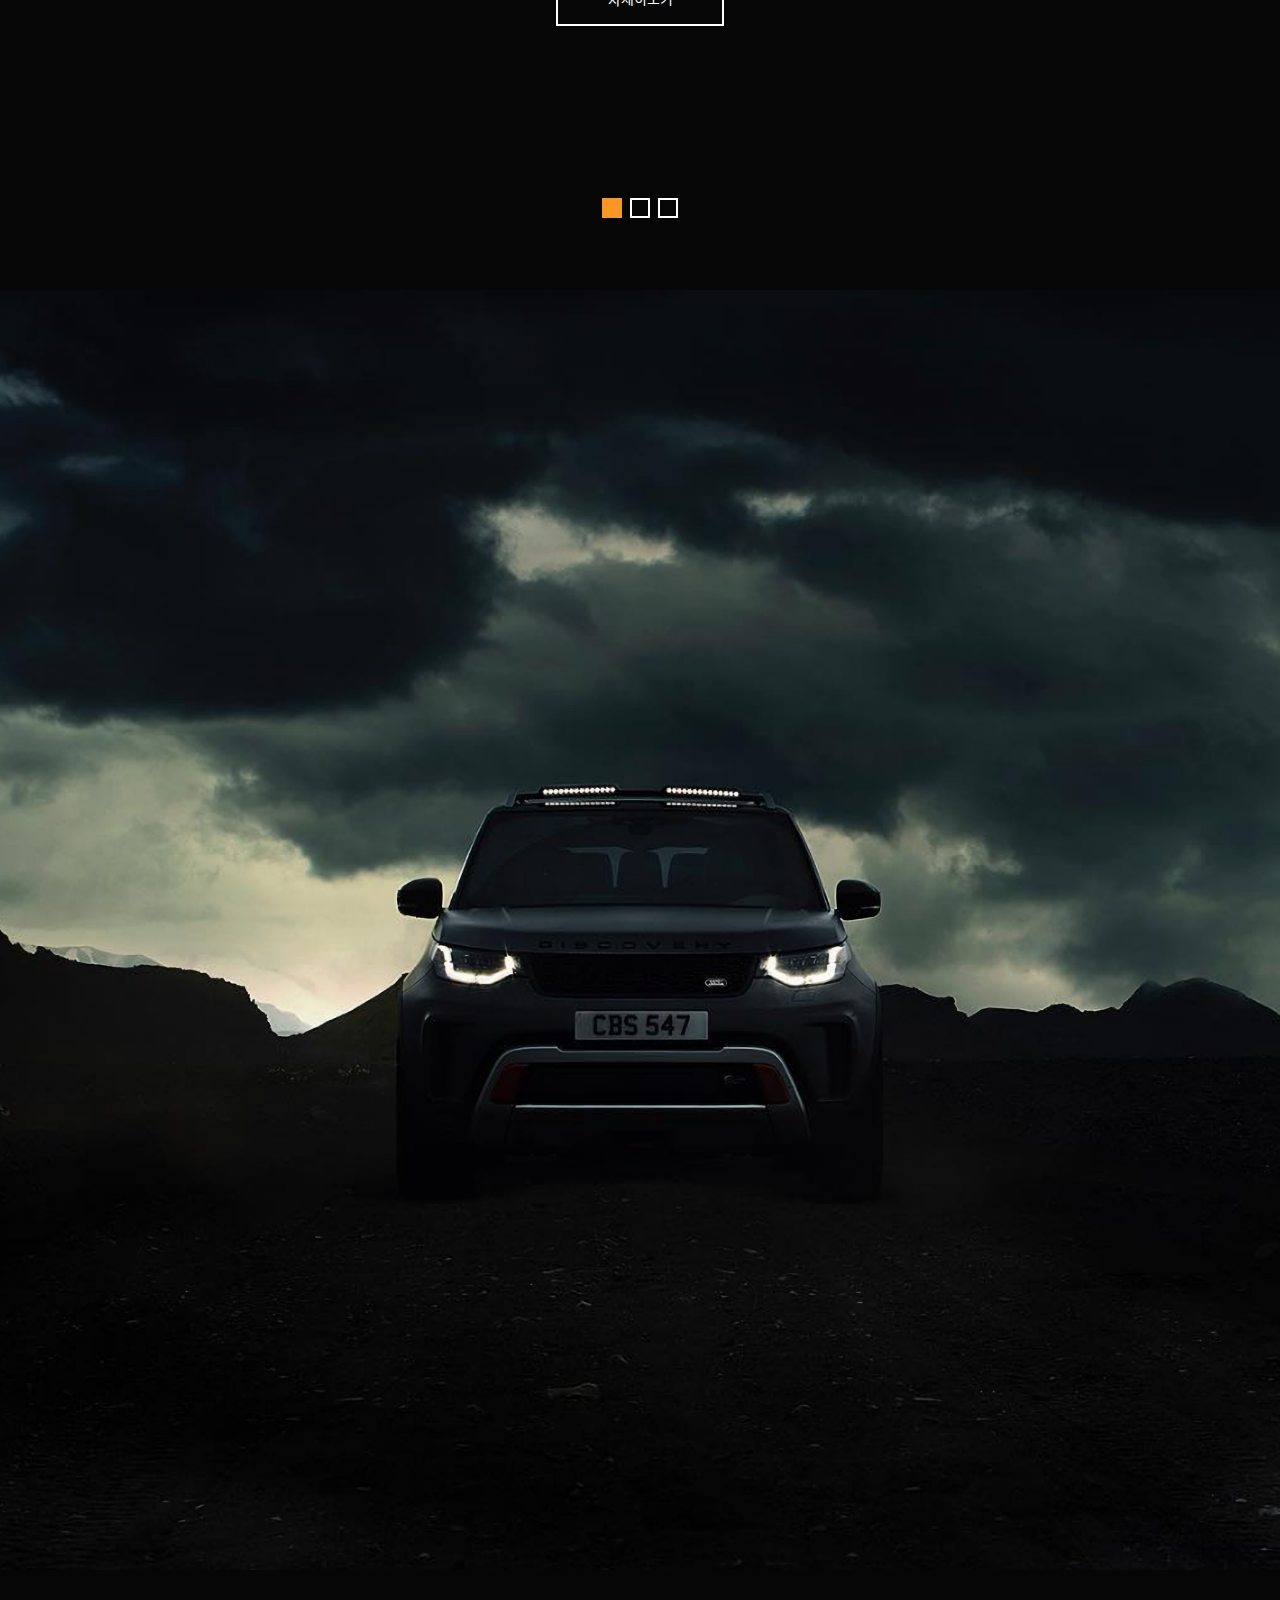
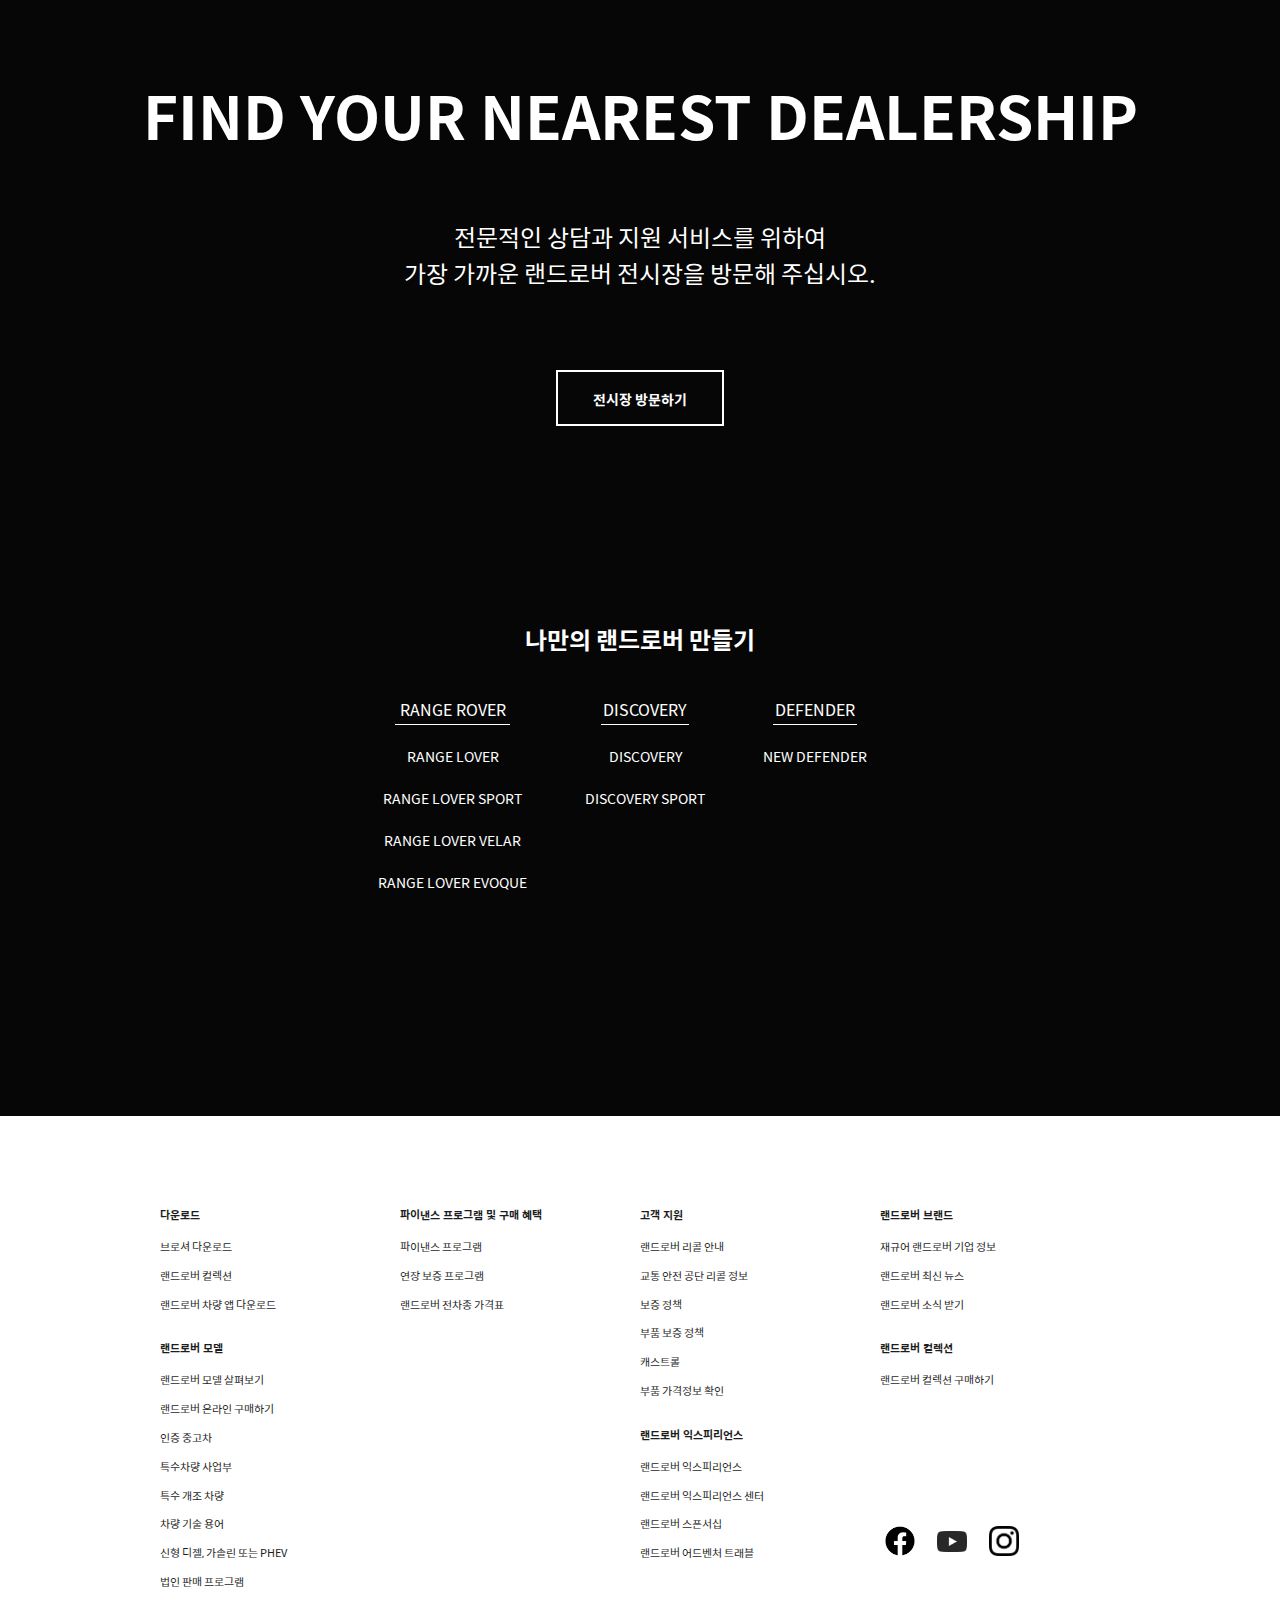
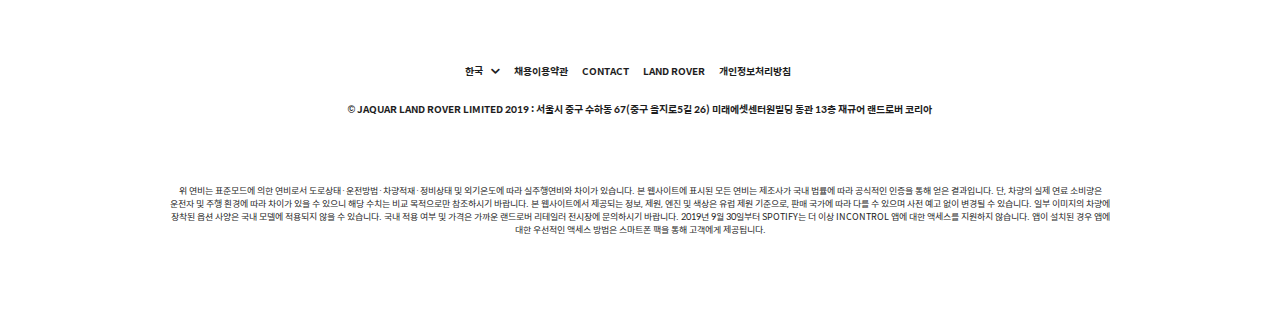
<file: html/landrover.html>
<!DOCTYPE html>
<html lang="ko-KR">
 <head>
   <meta charset="UTF-8">
   <meta name="viewport" content="width=device-width, initial-scale=1.0">
   <meta http-equiv="X-UA-Compatible" content="IE=edge">

   <link rel="stylesheet" href="../font/SpoqaHanSans/stylesheet.css">
   <link rel="stylesheet" href="../font/fontawesome/css/all.css">
   <link rel="stylesheet" href="../css/base/reset.css">
   <link rel="stylesheet" href="../css/base/common.css">
   <link rel="stylesheet" href="../css/landrover_main.css">

   <!--[if lte IE 9]>
    <script src="./ie/html5shiv-3.7.3/dist/html5shiv.min.js"> </script>
    <script src="./ie/PIE-1.0.0/PIE.js"></script>
    <script src="./ie/Respond-1.4.2/dest/respond.min.js"></script>
   <![endif]-->
   
   <link rel="shortcut icon" href="../img/logo.png" type="image/png">
   <link rel="apple-touch-icon" href="../img/logo.png">

   <title>landrover</title>
 </head>
 <body>
   <!--     <noscript>
        <p>현재 접속하고 있는 사이트의 기능의 일부가 원활하게 실행되고 있지 않습니다.<br />자바스크립트의 기능을 활성화 해주세요</p>
        <p><a target="_blank" href="http://enable-javascript.com/ko"></a>자바스크립트 활성화 처리하기</p>
    </noscript> -->
  <div id="wrap">
    <header id="headBox"></header>
    <main id="contentBox">
      <article id="viewBox">
        <ul class="view_slide">
            <li class="view_01_bg">
                <div class="view_text view_04_text">
                  <p><span>the</span><span>new</span><br/>range rover evoque</p>
                  <h3>어디서든 당당하고 거침없는 존재감,<br/> 뉴 레인지로버 이보크
                      더욱 강력한 가솔린 모델을 <br/>지금 가까운 전시장에서 만나보세요</h3>
                  <div class="lineup white_btn"><a href="#"><p>라인업 살펴보기</p></a></div>
                </div> 
                <video id="videoBg" preload="auto" autoplay loop muted playsinline poster="../media/view_04_poster.jpg">
                  <source src="../media/view_video.mp4" type="video/mp4">
                </video>
              </li>
            <li class="view_02_bg">
                <div class="view_text view_01_text">
                  <p><span>the</span><span>new </span><br />land rover defender</p>
                  <h3>불가능을 가능으로 만드는 정의 시작.</h3>
                  <div class="lineup white_btn"><a href="./defender_family.html"><p>라인업 살펴보기</p></a></div>
              </div>
            </li>
          <li class="view_03_bg">
            <div class="view_text view_02_text">
              <p><span>the</span><span>new</span><br/>discovery</p>
              <h3>랜드로버 역사상 가장 다재다능한 suv.</h3>
              <div class="lineup white_btn"><a href="./discovery_family.html"><p>라인업 살펴보기</p></a></div>
            </div>
          </li>
          <li class="view_04_bg">
            <div class="view_text view_03_text">
              <p><span></span><span>jaguar</span><br/>land rover owners</p>
              <h3>오너만이 누릴 수 있는 특별한 프리미엄,<br/>재규어 랜드로버 오너스 멤버십 프로그램 출시.</h3>
              <div class="lineup white_btn"><a href="#"><p>라인업 살펴보기</p></a></div>
            </div>
          </li>
        </ul>
        <div class="view_btn_area">
          <ul class="view_btn indicator">
            <li><a href="#"></a></li>
            <li><a href="#"></a></li>
            <li><a href="#"></a></li>
            <li><a href="#"></a></li>
          </ul>
        </div>
        <div class="down_arrow"><a href="#familyBox"></a></div>
      </article>
      <aside id="familyBox">
            <div class="family_area_01">
              <div class="family_title">
                <p><span>landrover</span>family</p>
              </div>
            </div>
            <div class="family_area_02">
              <ul class="family_i fi_01">
                <li><p><span>family</span>rangelover</p><h3>독보적인 정교함으로 완성된 세련미의 정수</h3></li>
                <li class="f_img f_img_01"></li>
                <li class="lineup white_btn"><a href="./rangerover_family.html"><p>라인업 살펴보기</p></a></li>
              </ul>
              <ul class="family_i fi_02">
                <li><p><span>family</span>discovery</p><h3>일상을 특별하게 만드는 우수한 다목적성</h3></li>
                <li class="f_img f_img_02"></li>
                <li class="lineup white_btn"><a href="./discovery_family.html"><p>라인업 살펴보기</p></a></li>
              </ul>
              <ul class="family_i fi_03">
                <li><p><span>family</span>defender</p><h3>뚜렷한 목적을 위해 완성된 탁월한 내구성</h3></li>
                <li class="f_img f_img_03"></li>
                <li class="lineup white_btn"><a href="./defender_family.html"><p>라인업 살펴보기</p></a></li>
              </ul>
            </div>
      </aside>
      <article id="productBox">
        <div class="product_area">
        <div class="pb_btn">
          <button type="button" class="prev"><span></span><span class="hidden">prev</span></button>
          <button type="button" class="next"><span></span><span class="hidden">next</span></button>
        </div>
        <ul class="pd_slide">
        <li>
        <a href="./rangerover_family.html">
        <div class="product_img product_img_01"></div>
        </a>
        <div><p>range rover</p><p>₩177,200,000~</p><h3>궁극의 Range Rover</h3></div>
        </li>
        <li>
        <a href="#">
        <div class="product_img product_img_02"></div>
        </a>
        <div><p>range rover sport</p><p>￦112,100,000~</p><h3>가장 역동적인 Range Rover</h3></div>
        </li>
        <li>
        <a href="./defender_family.html">
        <div class="product_img product_img_03"></div>
        </a>
        <div><p>new defender</p><p>₩59,700,000~</p><h3>불가능을 가능으로 만드는 위대한 여정의 시작</h3></div>
        </li>
        <li>
        <a href="#">
        <div class="product_img product_img_04"></div>
        </a>
        <div><p>the new range rover evoque</p><p>₩56,300,000~</p><h3>당신의 존재감을 보여줄 순간</h3></div>
        </li>
        <li>
        <a href="./discovery_family.html">
        <div class="product_img product_img_05"></div>
        </a>
        <div><p>discovery</p><p>₩78,300,000~</p><h3>랜드로버 역사상 가장 다재다능한 suv</h3></div>
        </li>
        <li>
        <a href="#">
        <div class="product_img product_img_06"></div>
        </a>
        <div><p>discovery sport</p><p>₩59,700,000~</p><h3>모험의 시작, 프리미엄 컴팩트 SUV</h3></div>
        </li>
        <li>
        <a href="#">
        <div class="product_img product_img_07"></div>
        </a>
        <div><p>rangelover velar</p><p>￦83,000,000~</p><h3>아방가르드 range rover</h3></div>
        </li>
        <li>
        <a href="#">
        <div class="product_img product_img_08"></div>
        </a>
        <div><p>special vehicle operations</p><p></p><h3>새로운 차원의 럭셔리함, 퍼포먼스 그리고 디자인</h3></div>
        </li>
        </ul>
        </div>
        <div class="bar"><div></div></div>
      </article>
      <aside id="learnBox">
        <div class="learn_area">
          <ul>
            <li>
              <div>
                <div class="learn_img learn_img_01"><a href="#"></a></div>
              </div>
              <p>land rover price chart</p>
              <h3>랜드로버의 전차종 가격표를 다운로드 </h3>
              <div class="lineup black_btn"><a href="#"><p>자세히 보기</p></a></div>
            </li>
            <li>
              <div>
                <div class="learn_img learn_img_02"><a href="#"></a></div>
              </div>
              <p>ownership</p>
              <h3>랜드로버만의 특별한 서비스와 보증 혜택에 
                  대한 정보를 얻으실 수 있습니다. 
                  또한, 랜드로버의 혁신적인 테크놀로지와 
                  차량의 특징에 대한 가이드도 함께 제공합니다.</h3>
              <div class="lineup black_btn"><a href="#"><p>자세히 보기</p></a></div>
            </li>
            <li>
              <div>
                <div class="learn_img learn_img_03"><a href="#"></a></div>
              </div>
              <p>land rover accessary</p>
              <h3>랜드로버의 견고하고 다재다능한 액세서리로
                  차량의 외관과 주행 성능을 향상시켜보십시오.</h3>
              <div class="lineup black_btn"><a href="#"><p>자세히 보기</p></a></div>
            </li>
            <li>
              <div>
                <div class="learn_img learn_img_04"><a href="#"></a></div>
              </div>
              <p>land rover experience</p>
              <h3>특별한 글로벌 드라이빙 익스피리언스와 함께
                  랜드로버의 최첨단 제조 시설을 돌아보는 특별한 기회를 통해
                  랜드로버와 함께하는 여정을 한 차원 높여보십시오.</h3>
              <div class="lineup black_btn"><a href="#"><p>자세히 보기</p></a></div>
            </li>
          </ul> 
          <div class="bar">
            <div></div>
          </div>
        </div>
        <div class="learn_bg"></div>
      </aside>
      <article id="exploreBox">
        <div class="ex_btn">
            <button type="button" class="prev"><span></span></button>
            <button type="button" class="next"><span></span></button>
        </div>
        <ul class="explore_slide">
          <li>
            <div class="ex_bg ex_bg_01"></div>
            <p><span>45 </span>years <span>of</span> british design</p>
            <h3>45년간 고급 디자인 및 기술적 혁신으로 명성을 떨쳐온 레인지로버</h3>
            <div class="lineup white_btn"><a href="#"><p>자세히보기</p></a></div>
          </li>
          <li>
            <div class="ex_bg ex_bg_02"></div>
            <p>range rover: <span>history</span><span></span></p>
            <h3>극비리에 탄생한 컨셉트카부터 최초의 컨버터블까지,<br /> 지금의 Range Rover를 있게 한 길고 긴 혁신의 역사를 만나보십시오.</h3>
            <div class="lineup white_btn"><a href="#"><p>자세히보기</p></a></div>
          </li>
          <li>
            <div class="ex_bg ex_bg_03"></div>
            <p><span>new</span><span></span> lange rover evoque</p>
            <h3>live for the city</h3>
            <div class="lineup white_btn"><a href="#"><p>자세히보기</p></a></div>
          </li>
        </ul>
        <div class="view_btn_area ex_btn_area">
          <ul class="view_btn indicator">
            <li><a href="#"></a></li>
            <li><a href="#"></a></li>
            <li><a href="#"></a></li>
          </ul>
        </div>
        
      </article>
      <aside id="dsMlBox">
        <div></div>
        <div class="deal">
          <p>find your nearest dealership</p>
          <h3>전문적인 상담과 지원 서비스를 위하여<br/>
            가장 가까운 랜드로버 전시장을 방문해 주십시오.</h3>
          <div class="lineup white_btn"><a href="#"><p>전시장 방문하기</p></a></div>
          <h4>나만의 랜드로버 만들기</h4>
          <div class="myL">
            <ul>
              <li><h3>range rover</h3></li>
              <li><a href="#">range lover</a></li>
              <li><a href="#">range lover sport</a></li>
              <li><a href="#">range lover velar</a></li>
              <li><a href="#">range lover evoque</a></li>
            </ul>
            <ul>
              <li><h3>discovery</h3></li>
              <li><a href="#">discovery</a></li>
              <li><a href="#">discovery sport</a></li>
            </ul>
            <ul>
              <li><h3>defender</h3></li>
              <li><a href="#">new defender</a></li>
            </ul>
          </div>
        </div>
      </aside>
    </main>
    <footer id="footBox"></footer>
  </div>
  <script src="../js/base/jquery-3.4.1.min.js"></script>
  <script src="../js/base/jquery-ui.min.js"></script>
  <script src="../js/src/landrover_main.js"></script>
 </body>
</file>
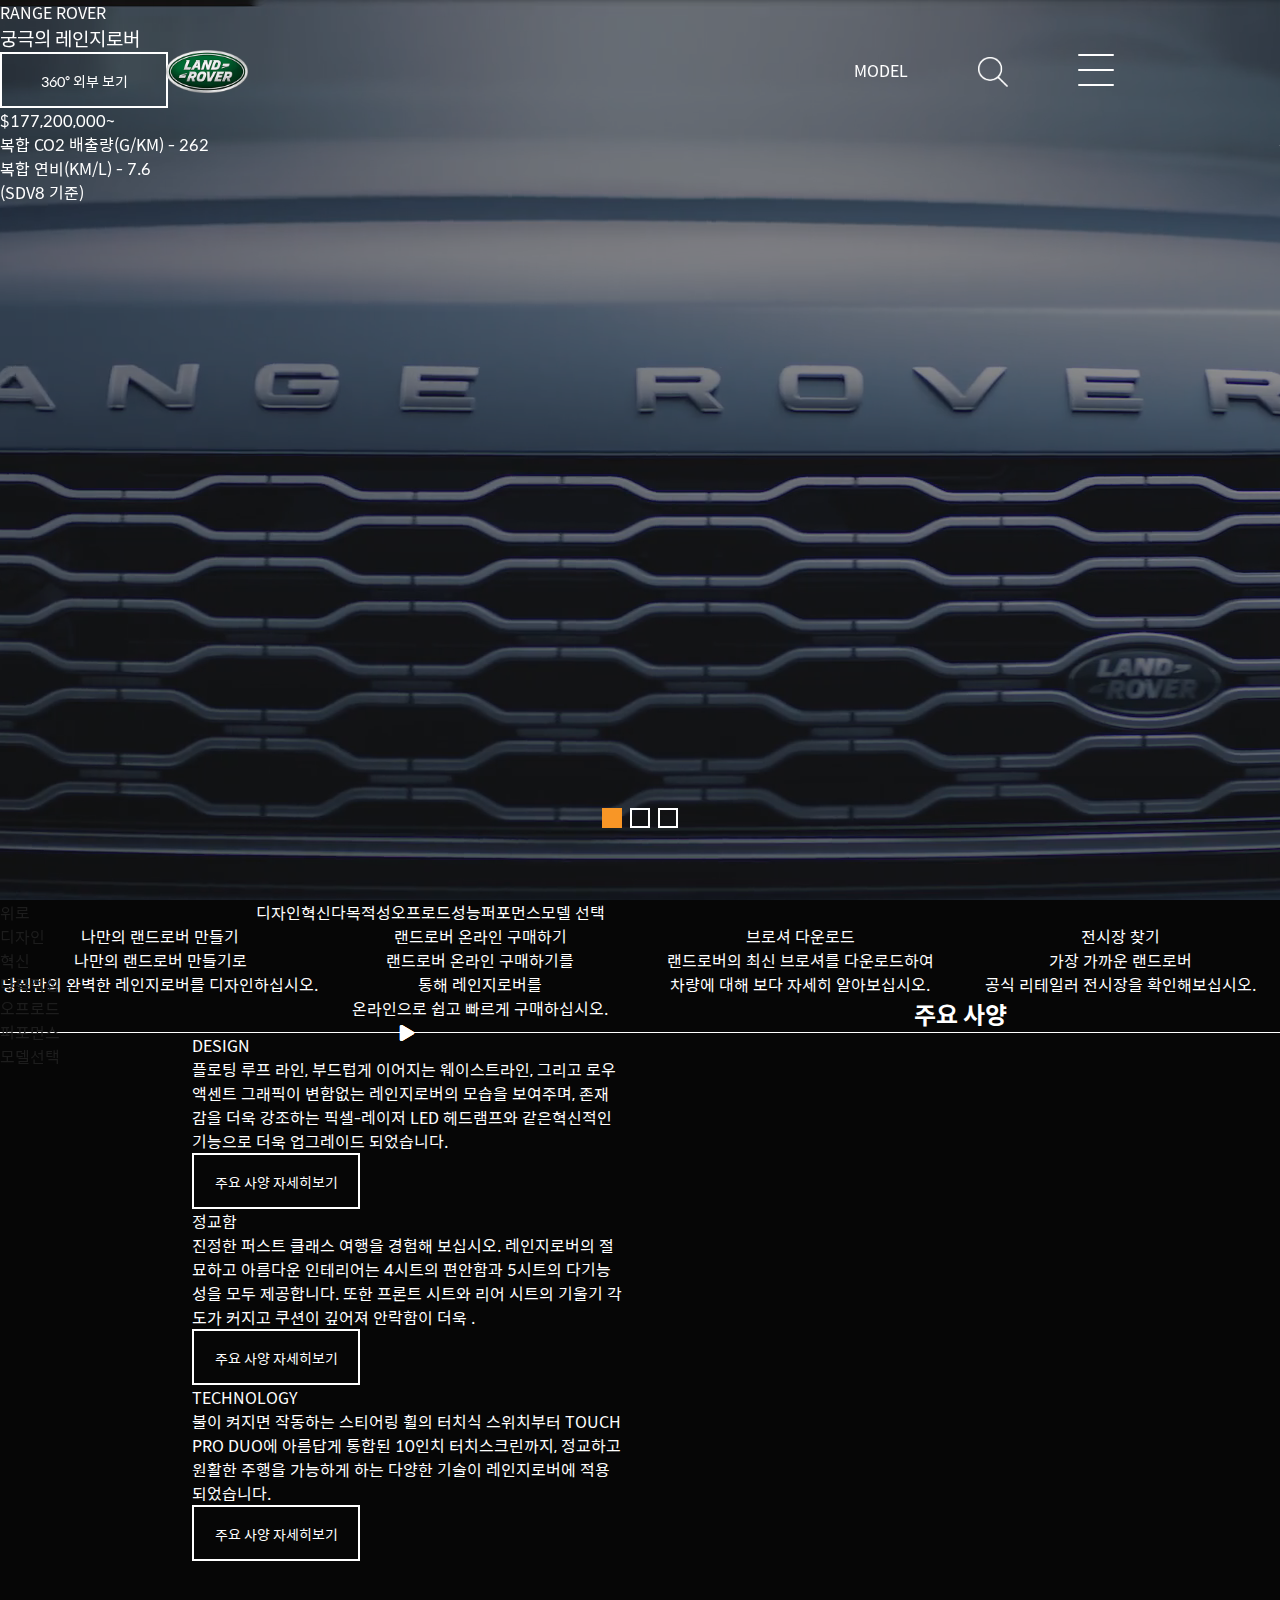
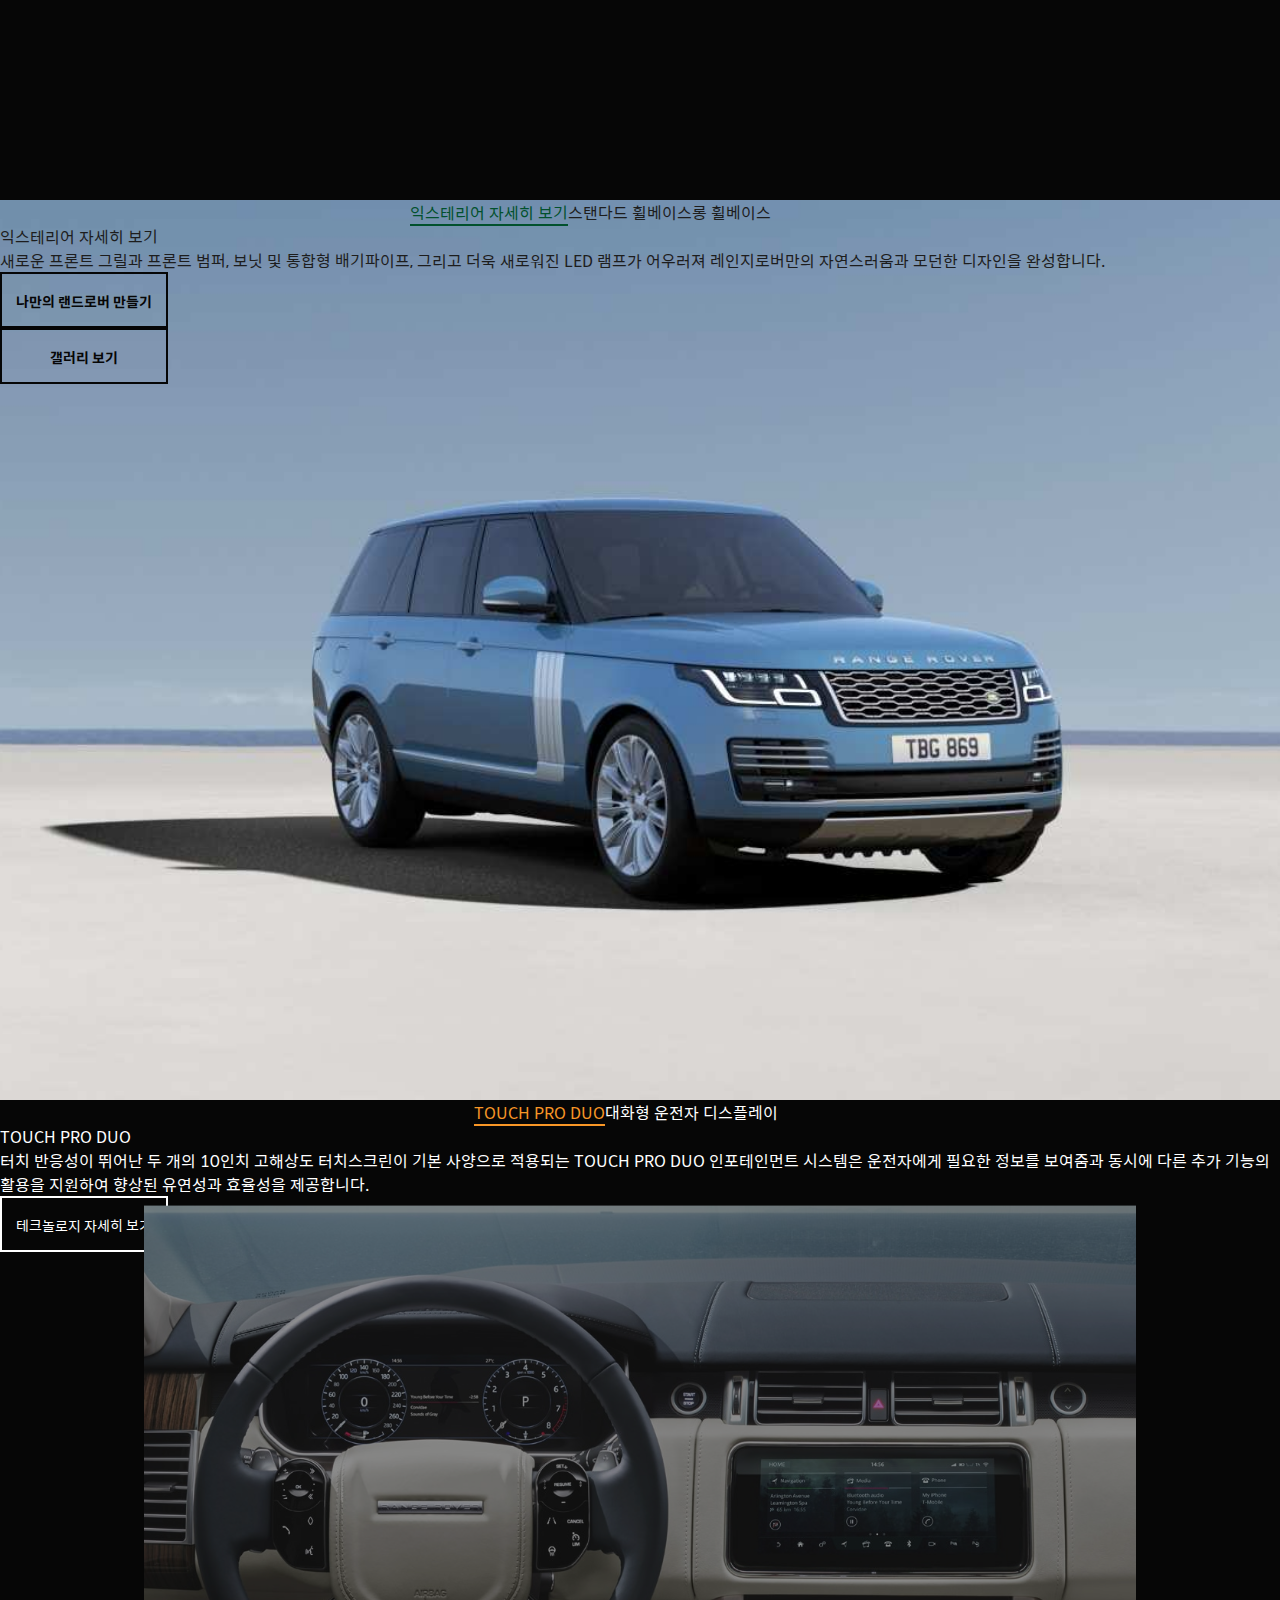
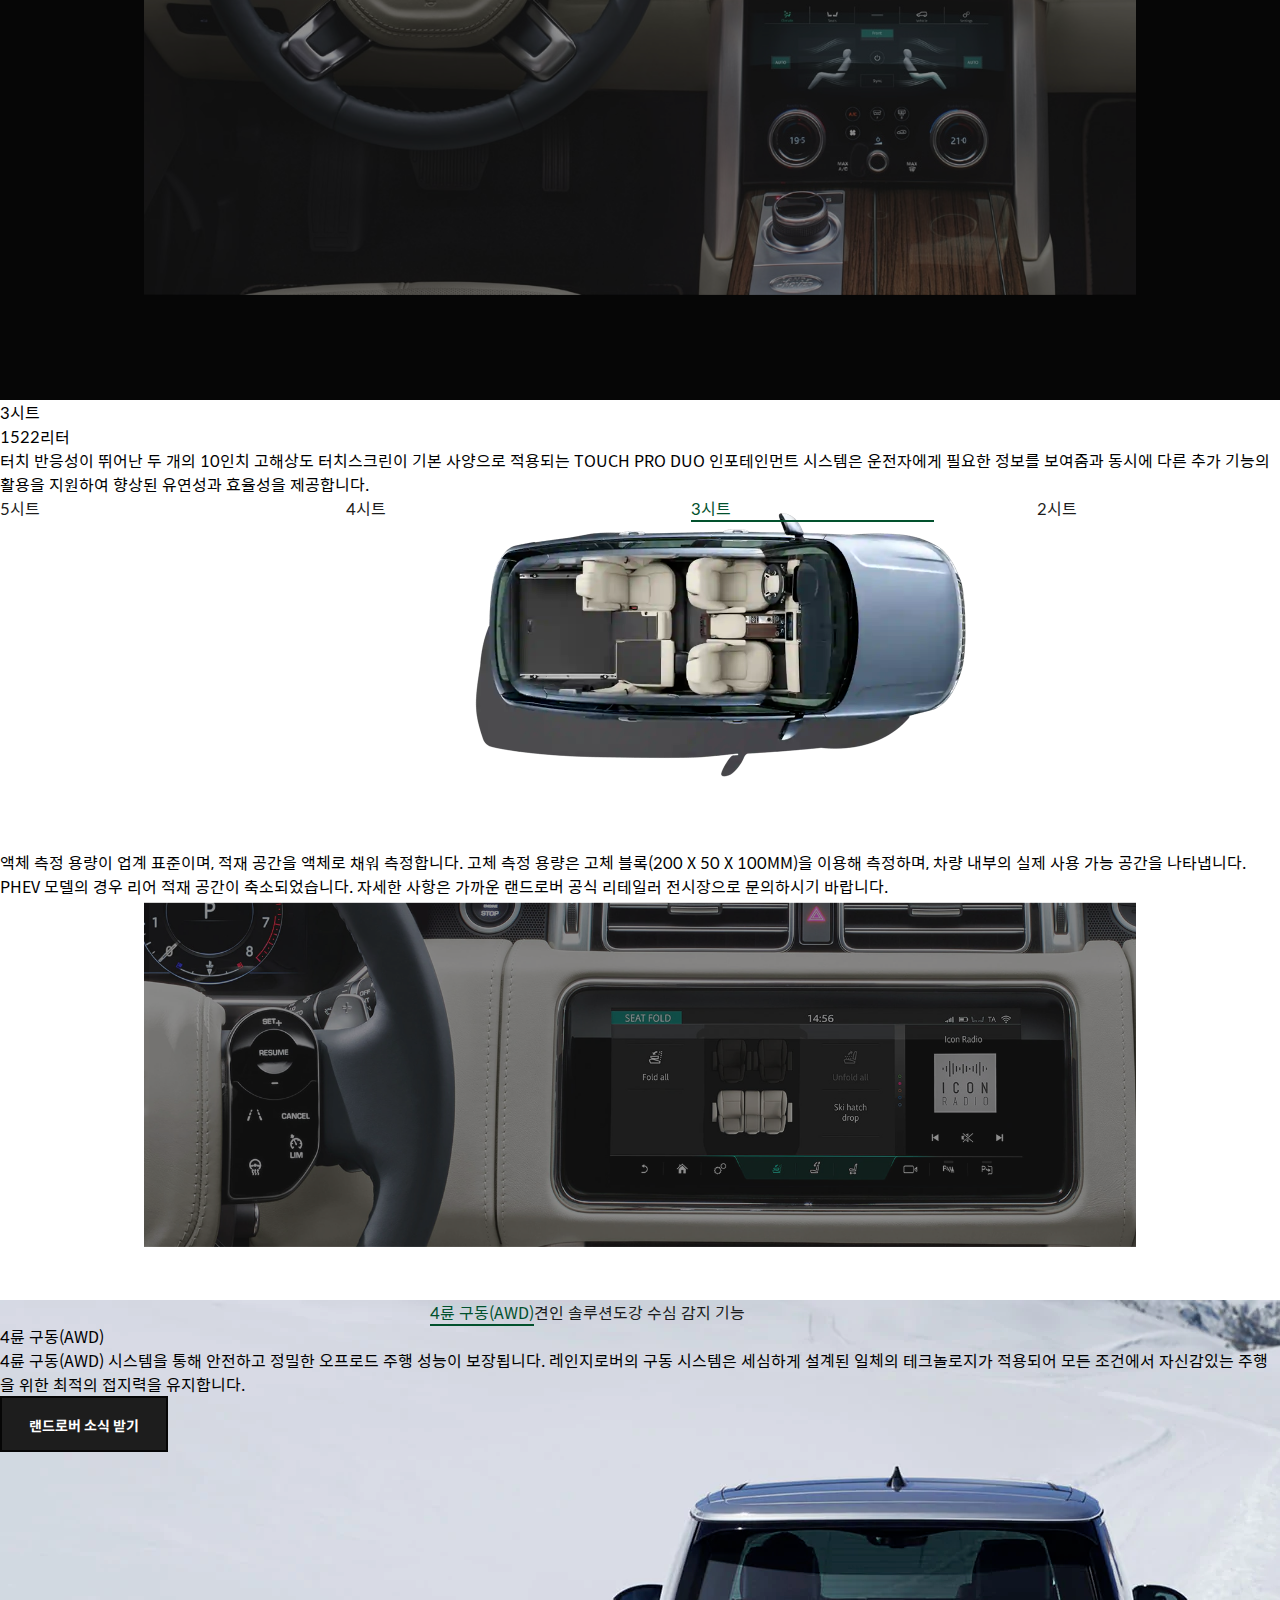
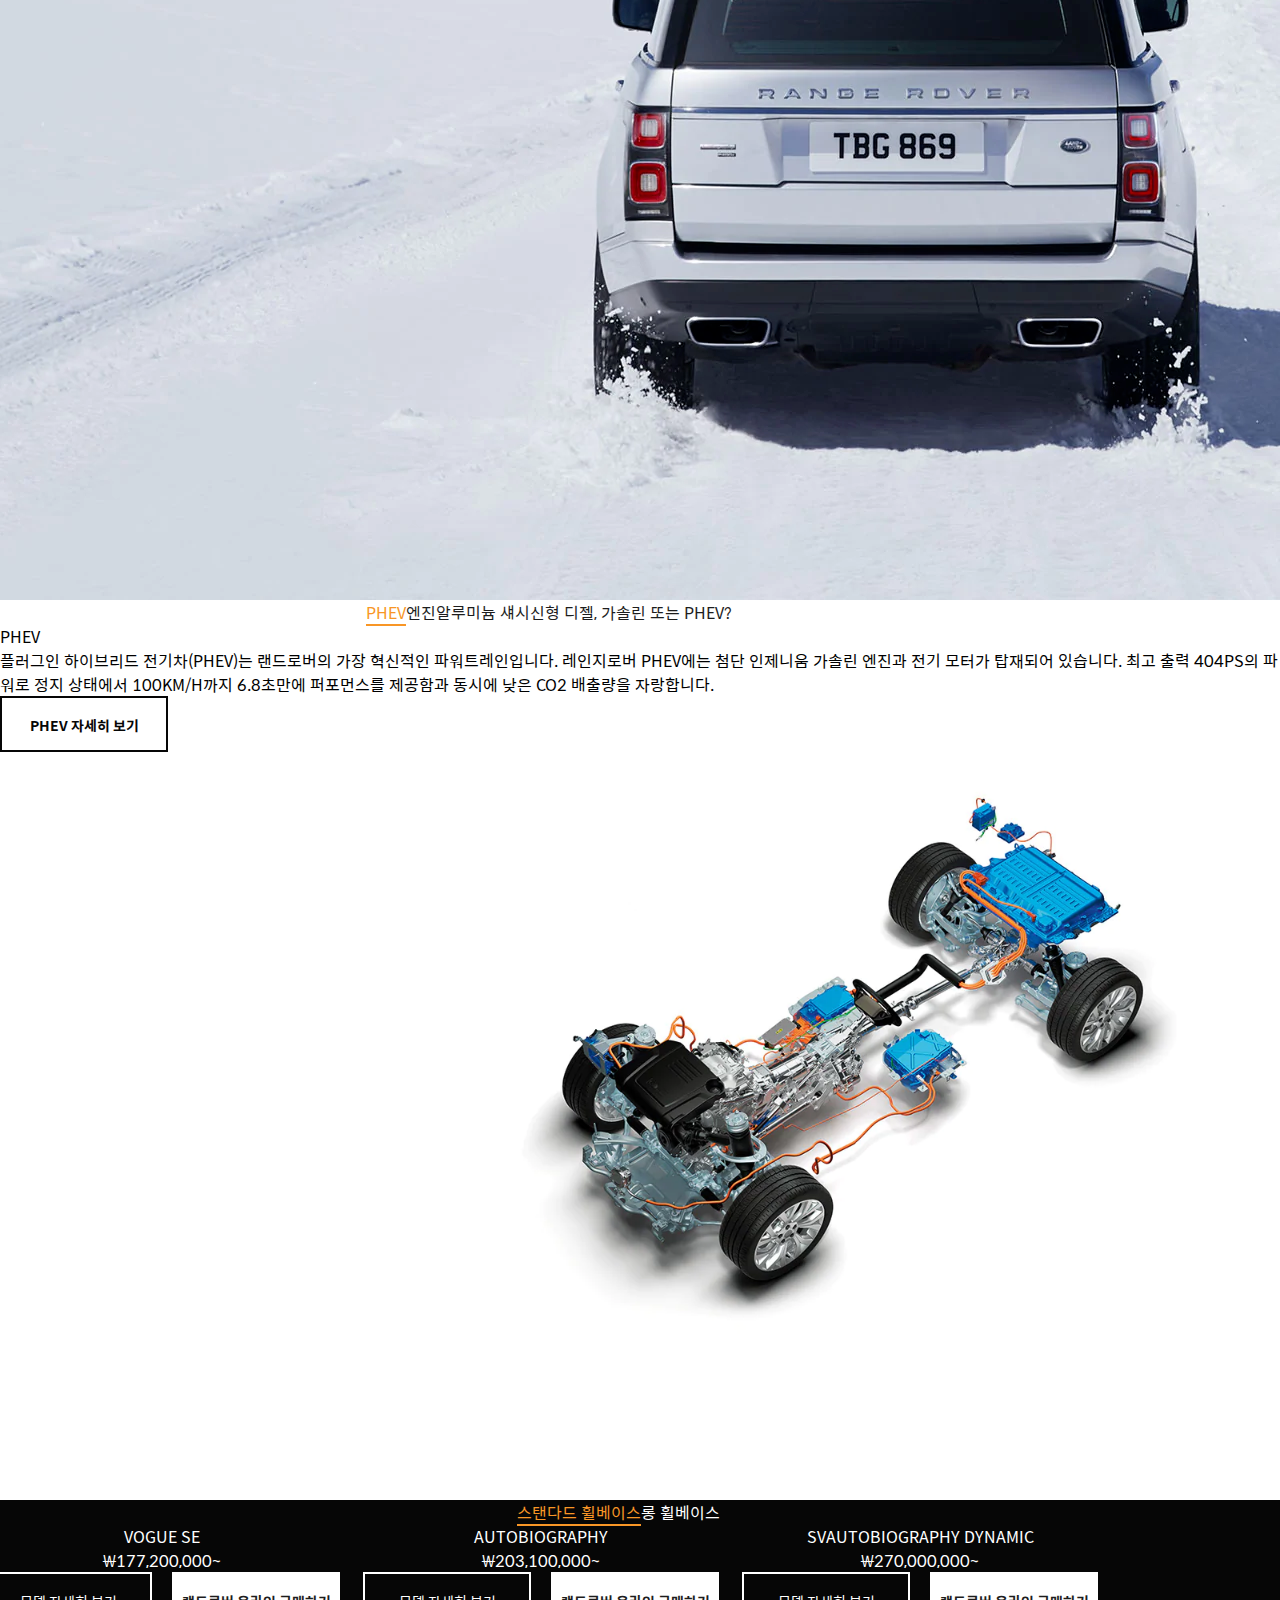
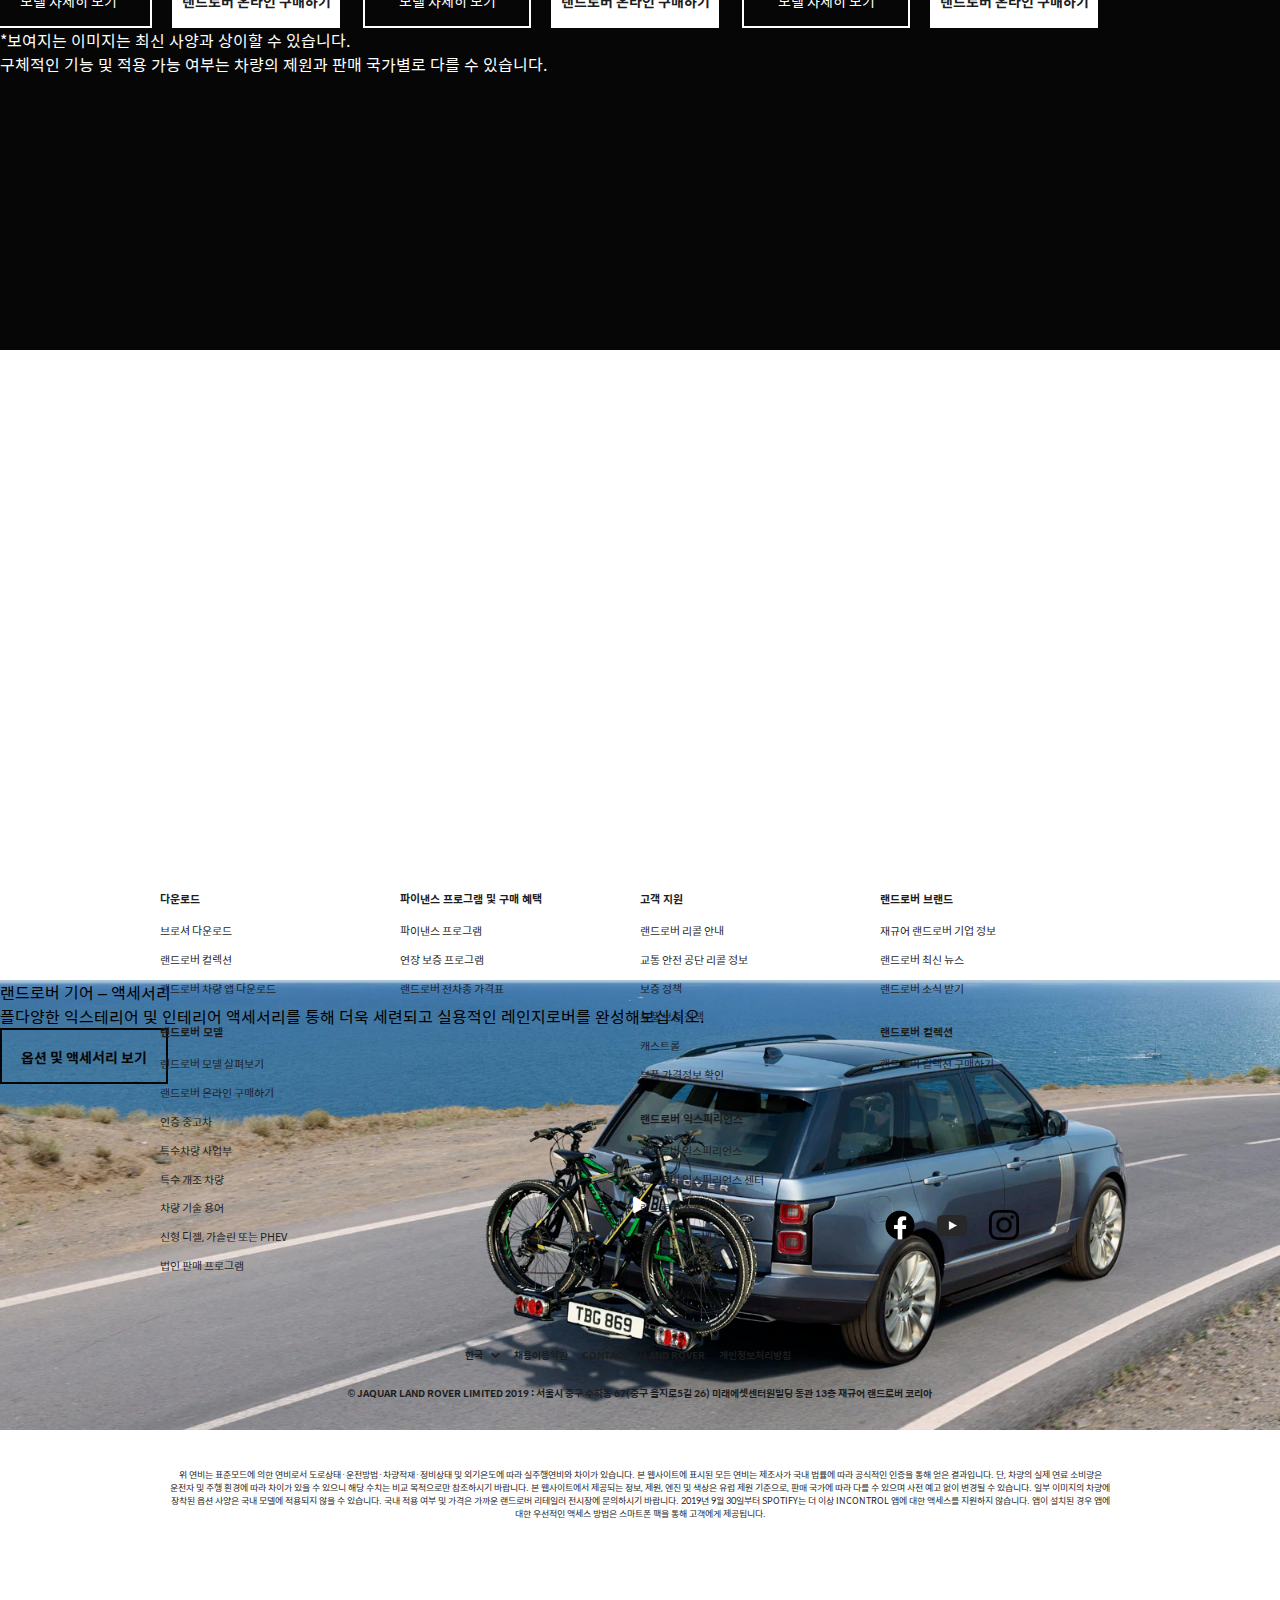
<file: html/rangerover_family.html>
<!DOCTYPE html>
<html lang="ko-KR">
 <head>
<!--     <noscript>
        <p>현재 접속하고 있는 사이트의 기능의 일부가 원활하게 실행되고 있지 않습니다.<br />자바스크립트의 기능을 활성화 해주세요</p>
        <p><a target="_blank" href="http://enable-javascript.com/ko"></a>자바스크립트 활성화 처리하기</p>
    </noscript> -->

   <meta charset="UTF-8">
   <meta name="viewport" content="width=device-width, initial-scale=1.0">
   <meta http-equiv="X-UA-Compatible" content="IE=edge">

   <link rel="stylesheet" href="../font/SpoqaHanSans/stylesheet.css">
   <link rel="stylesheet" href="../font/fontawesome/css/all.css">
   <link rel="stylesheet" href="../css/base/reset.css">
   <link rel="stylesheet" href="../css/base/common.css">
   <link rel="stylesheet" href="../css/rangerover_family.css">

   <!--[if lte IE 9]>
    <script src="./ie/html5shiv-3.7.3/dist/html5shiv.min.js"> </script>
    <script src="./ie/PIE-1.0.0/PIE.js"></script>
    <script src="./ie/Respond-1.4.2/dest/respond.min.js"></script>
   <![endif]-->

   <title>Range Rover - Luxury SUV - Land Rover</title>
 </head>
 <body>
  <noscript>
    <p>현재 접속하고 있는 사이트의 기능의 일부가 원활하게 실행되고 있지 않습니다.<br />
    자바스크립트의 기능을 활성화 해주세요.</p>
    <p><a target="_blank" href="http://enable-javascript.com/ko/">자바스크립트 활성화 처리하기</a></p>
  </noscript>
  <div id="wrap">
    <header id="headBox">
      
    </header>
    <div id="contentBox">
      <article id="viewBox">
        
        <ul class="view_slide">
            <li class="view_01_bg">
                <div class="view_text view_01_text">
                  <p>range rover</p>
                  <h3>궁극의 레인지로버</h3>
                  <div class="lineup white_btn"><a href="#"><p>360° 외부 보기</p></a></div>
                  <div class="view_text_02">
                    <p>$177,200,000~</p>
                    <p>복합 CO2 배출량(g/km) - 262<br />복합 연비(km/l) - 7.6<br />(SDV8 기준)</p>
                  </div>
                </div> 
                <video id="videoBg" preload="auto" autoplay="true" loop="loop" muted="muted" volume="0" poster="../media/sub_frangerover_view_01_poster.jpg">
                  <source src="../media/f_view_video.mp4" type="video/mp4">
                </video>
              </li>
            <li class="view_02_bg">
                <div class="view_text view_02_text">
                  <p>range rover<br /><span>phev</span></p>
                  <h3>레인지로버의 새로운 파워트레인 - phev</h3>
                  <div class="lineup white_btn"><a href="#"><p>영상 보기</p></a></div>
                  <div class="view_text_02">
                    <p>₩189,900,000~</p>
                    <p>복합 CO2 배출량 (g/km) - TBD<br />복합 연비(km/l) - TBD</p>
                  </div>
              </div>
            </li>
          <li class="view_03_bg">
            <div class="view_text view_03_text">
              <p>RANGE ROVER</p>
              <h3>최고 수준의 연결 기능 및 엔터테인먼트</h3>
              <div class="lineup white_btn"><a href="#"><p>주요 사양 자세히 보기</p></a></div>
              <div class="view_text_02">
                <p>₩177,200,000~</p>
                <p>복합 CO2 배출량 (g/km) - 262<br />복합 연비(km/l) - 7.<br />(SDV8 기준)</p>
              </div>
            </div>
          </li>
        </ul>
        <div class="view_btn_area">
          <ul class="view_btn indicator">
            <li><a href="#"></a></li>
            <li><a href="#"></a></li>
            <li><a href="#"></a></li>
          </ul>
        </div>
        <div class="down_arrow"><a href="#"></a></div>
      </article>
    <article id="specBox">
      <div class="fix_menu">
        <ul>
          <li><a href="#"><p>위로</p><div></div></a></li>
          <li><a href="#designBox"><p>디자인</p><div></div></a></li>
          <li><a href="#techBox"><p>혁신</p><div></div></a></li>
          <li><a href="#purposeBox"><p>다목적성</p><div></div></a></li>
          <li><a href="#offloadBox"><p>오프로드</p><div></div></a></li>
          <li><a href="#perfBox"><p>퍼포먼스</p><div></div></a></li>
          <li><a href="#modelBox"><p>모델선택</p><div></div></a></li>
        </ul>
      </div>
      <div class="list_01">
        <ul class="clearfix">
          <li><a href="#designBox">디자인</a></li>
          <li><a href="#techBox">혁신</a></li>
          <li><a href="#purposeBox">다목적성</a></li>
          <li><a href="#offloadBox">오프로드</a></li>
          <li><a href="#perfBox">성능퍼포먼스</a></li>
          <li><a href="#modelBox">모델 선택</a></li>
        </ul>
      </div>
      <div class="list_02">
        <dl>
          <dt><a href="#">나만의 랜드로버 만들기</a></dt>
          <dd>
            <p>나만의 랜드로버 만들기로<br />당신만의 완벽한 레인지로버를 디자인하십시오.</p>
          </dd>
        </dl>
        <dl>
          <dt><a href="#">랜드로버 온라인 구매하기</a></dt>
          <dd>
            <p>랜드로버 온라인 구매하기를<br />통해 레인지로버를<br />온라인으로 쉽고 빠르게 구매하십시오.</p>
          </dd>
        </dl>
        <dl>
          <dt><a href="#">브로셔 다운로드</a></dt>
          <dd>
            <p>랜드로버의 최신 브로셔를 다운로드하여<br />차량에 대해 보다 자세히 알아보십시오.</p>
          </dd>
        </dl>
        <dl>
          <dt><a href="#">전시장 찾기</a></dt>
          <dd>
            <p>가장 가까운 랜드로버<br />공식 리테일러 전시장을 확인해보십시오.</p>
          </dd>
        </dl>
      </div>
      <h2>주요 사양</h2>
      <div class="list_03">
        <ul class="spec_img">
          <li><a href="#"><i class="fas fa-play"></i></a></li>
          <li><a href="#"><i class="fas fa-play"></i></a></li>
          <li><a href="#"><i class="fas fa-play"></i></a></li>
        </ul>
        <ul class="spec_text">
          <li>
            <ul>
              <li><p>DESIGN</p></li>
              <li><p>플로팅 루프 라인, 부드럽게 이어지는 웨이스트라인, 그리고 로우 액센트 그래픽이 변함없는 레인지로버의 모습을 보여주며, 존재감을 더욱 강조하는 픽셀-레이저 LED 헤드램프와 같은혁신적인 기능으로 더욱 업그레이드 되었습니다.</p></li>
              <li><div class="lineup white_btn"><a href="#"><p>주요 사양 자세히보기</p></a></div></li>
            </ul>
          </li>
          <li>
            <ul>
              <li><p>정교함</p></li>
              <li>
                <p>진정한 퍼스트 클래스 여행을 경험해 보십시오. 레인지로버의 절묘하고 아름다운 인테리어는 4시트의 편안함과 5시트의 다기능성을 모두 제공합니다. 또한 프론트 시트와 리어 시트의 기울기 각도가 커지고 쿠션이 깊어져 안락함이 더욱 .</p>
              </li>
              <li><div class="lineup white_btn"><a href="#"><p>주요 사양 자세히보기</p></a></div></li>
            </ul>
          </li>
          <li>
            <ul>
              <li><p>TECHNOLOGY</p></li>
              <li>불이 켜지면 작동하는 스티어링 휠의 터치식 스위치부터 Touch Pro Duo에 아름답게 통합된 10인치 터치스크린까지, 정교하고 원활한 주행을 가능하게 하는 다양한 기술이 레인지로버에 적용되었습니다.</li>
              <li><div class="lineup white_btn"><a href="#"><p>주요 사양 자세히보기</p></a></div></li>
            </ul>
          </li>
        </ul>
      </div>
    </article>
    <article id="designBox">
      <h2>design</h2>
      <div class="list_01">
        <ul class="clearfix">
          <li><a href="#">익스테리어 자세히 보기</a></li>
          <li><a href="#">스탠다드 휠베이스</a></li>
          <li><a href="#">롱 휠베이스</a></li>
        </ul>
      </div>
      <div class="design_text con_text left_text">
        <ul>
          <li><p>익스테리어 자세히 보기</p></li>
          <li><p>새로운 프론트 그릴과 프론트 범퍼, 보닛 및 통합형 배기파이프, 그리고 더욱 새로워진 LED 램프가 어우러져 레인지로버만의 자연스러움과 모던한 디자인을 완성합니다.</p></li>
          <li><div class="lineup white_btn"><a href="#"><p>나만의 랜드로버 만들기</p></a></div></li>
          <li><div class="lineup black_btn"><a href="#"><p>갤러리 보기</p></a></div></li>
        </ul>
      </div>
    </article>
    <article id="techBox">
      <h2>technology</h2>
      <div class="list_01">
          <ul class="clearfix">
            <li><a href="#">TOUCH PRO DUO</a></li>
            <li><a href="#">대화형 운전자 디스플레이</a></li>
          </ul>
        </div>
        <div class="tech_img"></div>
        <div class="tech_text con_text right_text">
            <ul>
              <li><p>TOUCH PRO DUO</p></li>
              <li>
                <p>
                  터치 반응성이 뛰어난 두 개의 10인치 고해상도 터치스크린이 기본 사양으로 적용되는 Touch Pro Duo 인포테인먼트 시스템은 운전자에게 필요한 정보를 보여줌과 동시에 다른 추가 기능의 활용을 지원하여 향상된 유연성과 효율성을 제공합니다.
                </p>
              </li>
              <li><div class="lineup white_btn"><a href="#"><p>테크놀로지 자세히 보기</p></a></div></li>
            </ul>
          </div>
    </article>
    <article id="purposeBox">
      <div id="purpose_area_01">
        <h2>다목정성</h2>
        <div class="purpuse_text con_text left_text">
        <ul>
          <li><p>3시트<br /><span>1522</span>리터</p></li>
          <li>
            <p>
            터치 반응성이 뛰어난 두 개의 10인치 고해상도 터치스크린이 기본 사양으로 적용되는 Touch Pro Duo 인포테인먼트 시스템은 운전자에게 필요한 정보를 보여줌과 동시에 다른 추가 기능의 활용을 지원하여 향상된 유연성과 효율성을 제공합니다.
            </p>
          </li>
          <li><div class="bag_img"></div></li>
        </ul>
        </div>
        <ul class="list_down">
          <li><a href="#">5시트</a></li>
          <li><a href="#">4시트</a></li>
          <li><a href="#">3시트</a></li>
          <li><a href="#">2시트</a></li>
        </ul>
      </div>
      <div id="purpose_area_02">
        <p>
          액체 측정 용량이 업계 표준이며, 적재 공간을 액체로 채워 측정합니다. 고체 측정 용량은 고체 블록(200 x 50 x 100mm)을 이용해 측정하며, 차량 내부의 실제 사용 가능 공간을 나타냅니다.<br />
          PHEV 모델의 경우 리어 적재 공간이 축소되었습니다. 자세한 사항은 가까운 랜드로버 공식 리테일러 전시장으로 문의하시기 바랍니다.
        </p>
        <div class="purpose_img_02"></div>
        <div class="purpuse_text_02 con_text right_text">
          <ul>
            <li><p>인텔리전트 시트 폴딩</p></li>
            <li>
              <p>뒷좌석 이그제큐티브 클래스 시트에 사용 가능한 인텔리전트 시트 폴딩 시스템은 터치스크린 또는 스마트폰의 앱을 통해 뒷좌석 구성을 설정할 수 있도록 설계되었습니다.1</p>
            </li>
            <li><div class="lineup white_btn"><a href="#"><p>주요 사항 자세히 보기</p></a></div></li>
          </ul>
          </div>
        </div>
      </article>
      <article id="offloadBox">
          <h2>offload</h2>
          <div class="list_01">
            <ul class="clearfix">
              <li><a href="#">4륜 구동(AWD)</a></li>
              <li><a href="#">견인 솔루션</a></li>
              <li><a href="#">도강 수심 감지 기능</a></li>
            </ul>
          </div>
          <div class="offload_text con_text left_text">
            <ul>
              <li><p>4륜 구동(AWD)</p></li>
              <li><p>4륜 구동(AWD) 시스템을 통해 안전하고 정밀한 오프로드 주행 성능이 보장됩니다. 레인지로버의 구동 시스템은 세심하게 설계된 일체의 테크놀로지가 적용되어 모든 조건에서 자신감있는 주행을 위한 최적의 접지력을 유지합니다.</p></li>
              <li><div class="lineup black_btn"><a href="#"><p>랜드로버 소식 받기</p></a></div></li>
            </ul>
          </div>
      </article>
      <article id="perfBox">
          <h2>performance</h2>
          <div class="list_01">
            <ul class="clearfix">
              <li><a href="#">PHEV</a></li>
              <li><a href="#">엔진</a></li>
              <li><a href="#">알루미늄 섀시</a></li>
              <li><a href="#">신형 디젤, 가솔린 또는 PHEV?</a></li>
            </ul>
          </div>
          <div class="perf_text con_text left_text">
            <ul>
              <li><p>PHEV</p></li>
              <li>
                <p>
                  플러그인 하이브리드 전기차(PHEV)는 랜드로버의 가장 혁신적인 파워트레인입니다. 레인지로버 PHEV에는 첨단 인제니움 가솔린 엔진과 전기 모터가 탑재되어 있습니다. 최고 출력 404PS의 파워로 정지 상태에서 100km/h까지 6.8초만에  퍼포먼스를 제공함과 동시에 낮은 CO2 배출량을 자랑합니다.
                </p>
              </li>
              <li><div class="lineup white_btn"><a href="#"><p>PHEV 자세히 보기</p></a></div></li>
            </ul>
          </div>
      </article>
      <article id="modelBox">
          <h2>model</h2>
          <div class="model_area_01">
            <div class="list_01">
              <ul class="clearfix">
                <li><a href="#">스탠다드 휠베이스</a></li>
                <li><a href="#">롱 휠베이스</a></li>
              </ul>
            </div>
            <div class="model_list_01 clearfix">
              <ul>
                <li>
                  <ul class="model_list_02">
                    <li class="model_01_img"></li>
                    <li><p>VOGUE SE<br /><span>₩177,200,000~</span></p></li>
                    <li><div class="lineup white_btn"><a href="#"><p>모델 자세히 보기</p></a></div></li>
                    <li><div class="lineup white_btn"><a href="#"><p>랜드로버 온라인 구매하기</p></a></div></li>
                  </ul>
                </li>
                <li>
                  <ul class="model_list_02">
                      <li class="model_02_img"></li>
                      <li><p>AUTOBIOGRAPHY<br /><span>₩203,100,000~</span></p></li>
                      <li><div class="lineup white_btn"><a href="#"><p>모델 자세히 보기</p></a></div></li>
                      <li><div class="lineup white_btn"><a href="#"><p>랜드로버 온라인 구매하기</p></a></div></li>
                  </ul>
                </li>
                <li>
                  <ul class="model_list_02">
                    <li class="model_03_img"></li>
                    <li><p>SVAutobiography DYNAMIC<br /><span>₩270,000,000~</span></p></li>
                    <li><div class="lineup white_btn"><a href="#"><p>모델 자세히 보기</p></a></div></li>
                    <li><div class="lineup white_btn"><a href="#"><p>랜드로버 온라인 구매하기</p></a></div></li>
                  </ul>
                </li>
              </ul>
            </div>
            <p>*보여지는 이미지는 최신 사양과 상이할 수 있습니다.<br /> 구체적인 기능 및 적용 가능 여부는 차량의 제원과 판매 국가별로 다를 수 있습니다.</p>
        </div>
        <div class="model_area_02">
            <div class="perf_text con_text left_text">
              <ul>
                <li><p>랜드로버 기어 – 액세서리</p></li>
                <li><p>플다양한 익스테리어 및 인테리어 액세서리를 통해 더욱 세련되고 실용적인 레인지로버를 완성해보십시오.</p></li>
                <li><div class="lineup black_btn"><a href="#"><p>옵션 및 액세서리 보기</p></a></div></li>
              </ul>
            </div>
            <a href="#"><i class="fas fa-play"></i></a>
        </div>
      </article>
      </div>
    <footer id="footBox"></footer>
  </div>

  <script src="../js/base/jquery-3.4.1.min.js"> </script>
  <script src="../js/base/jquery-ui.min.js"> </script>
  <script src="../js/src/rangerover_family.js"> </script>

 </body>
</html>
</file>
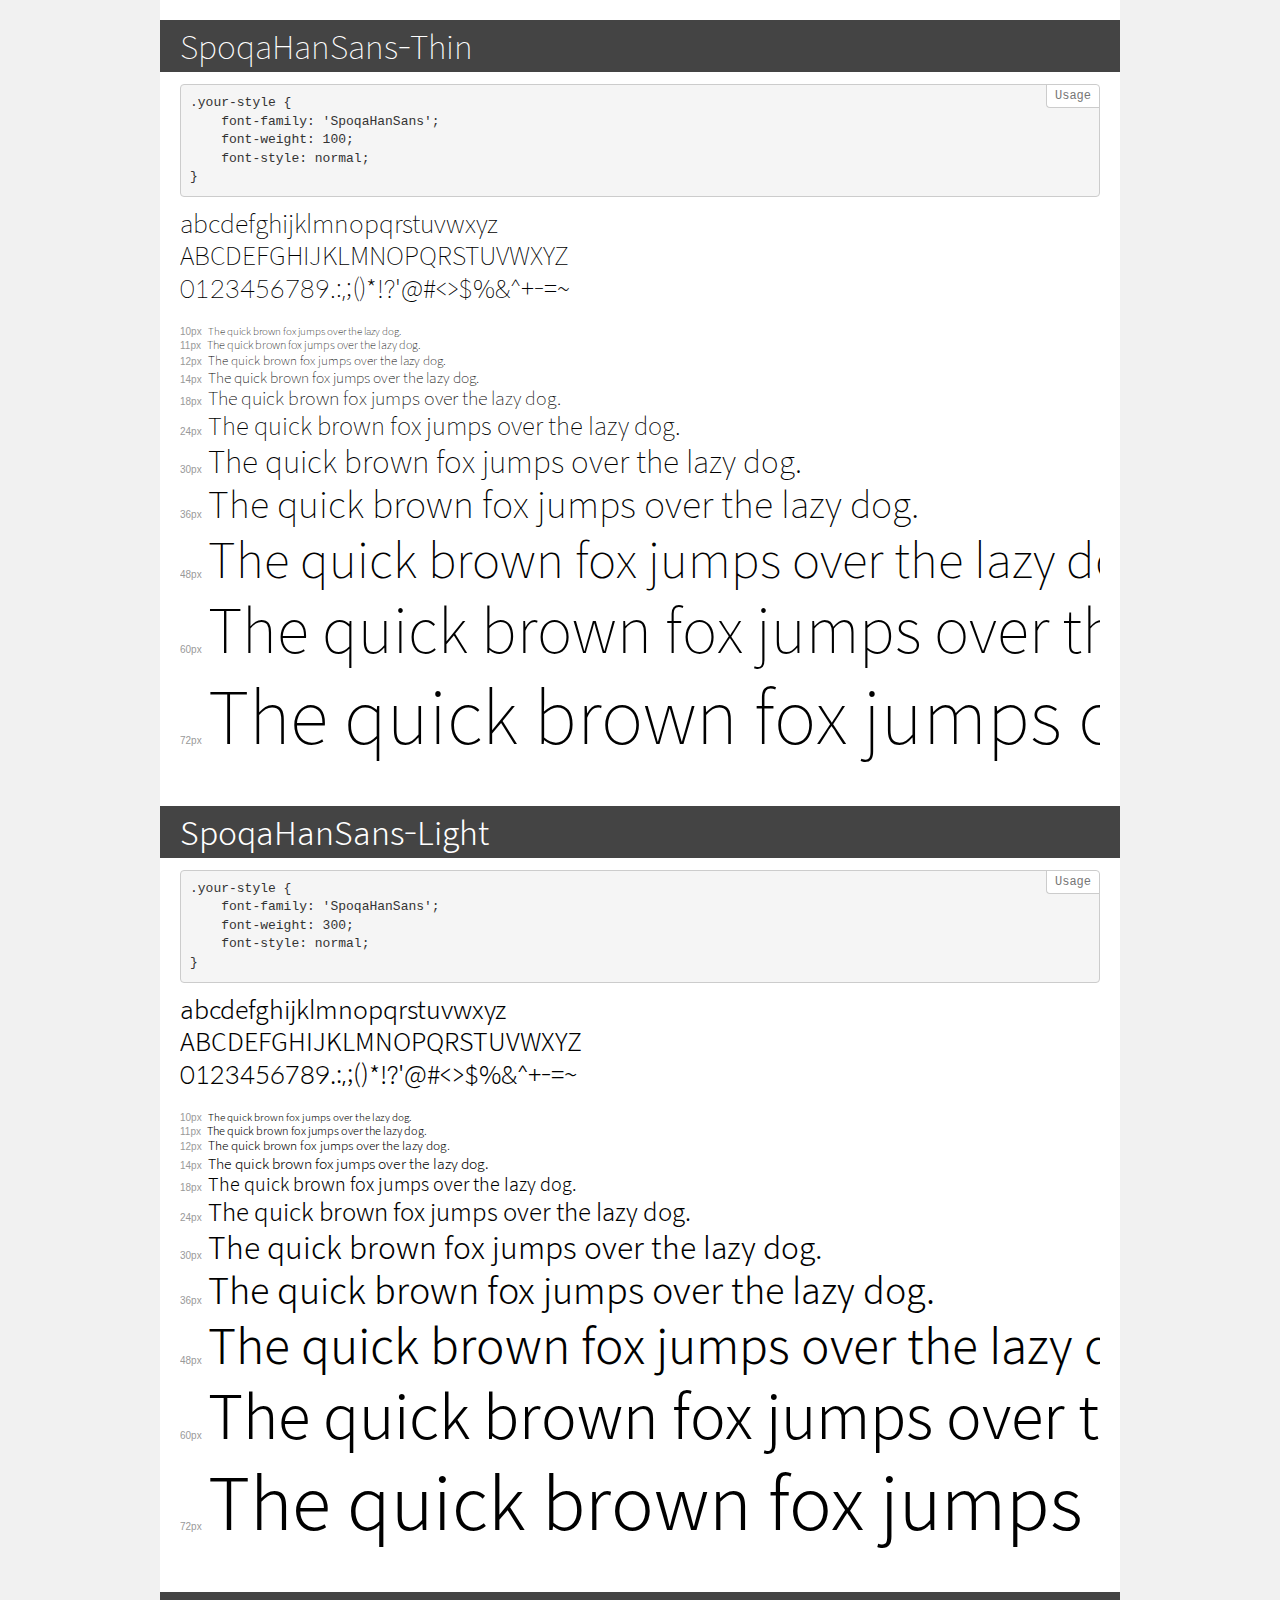
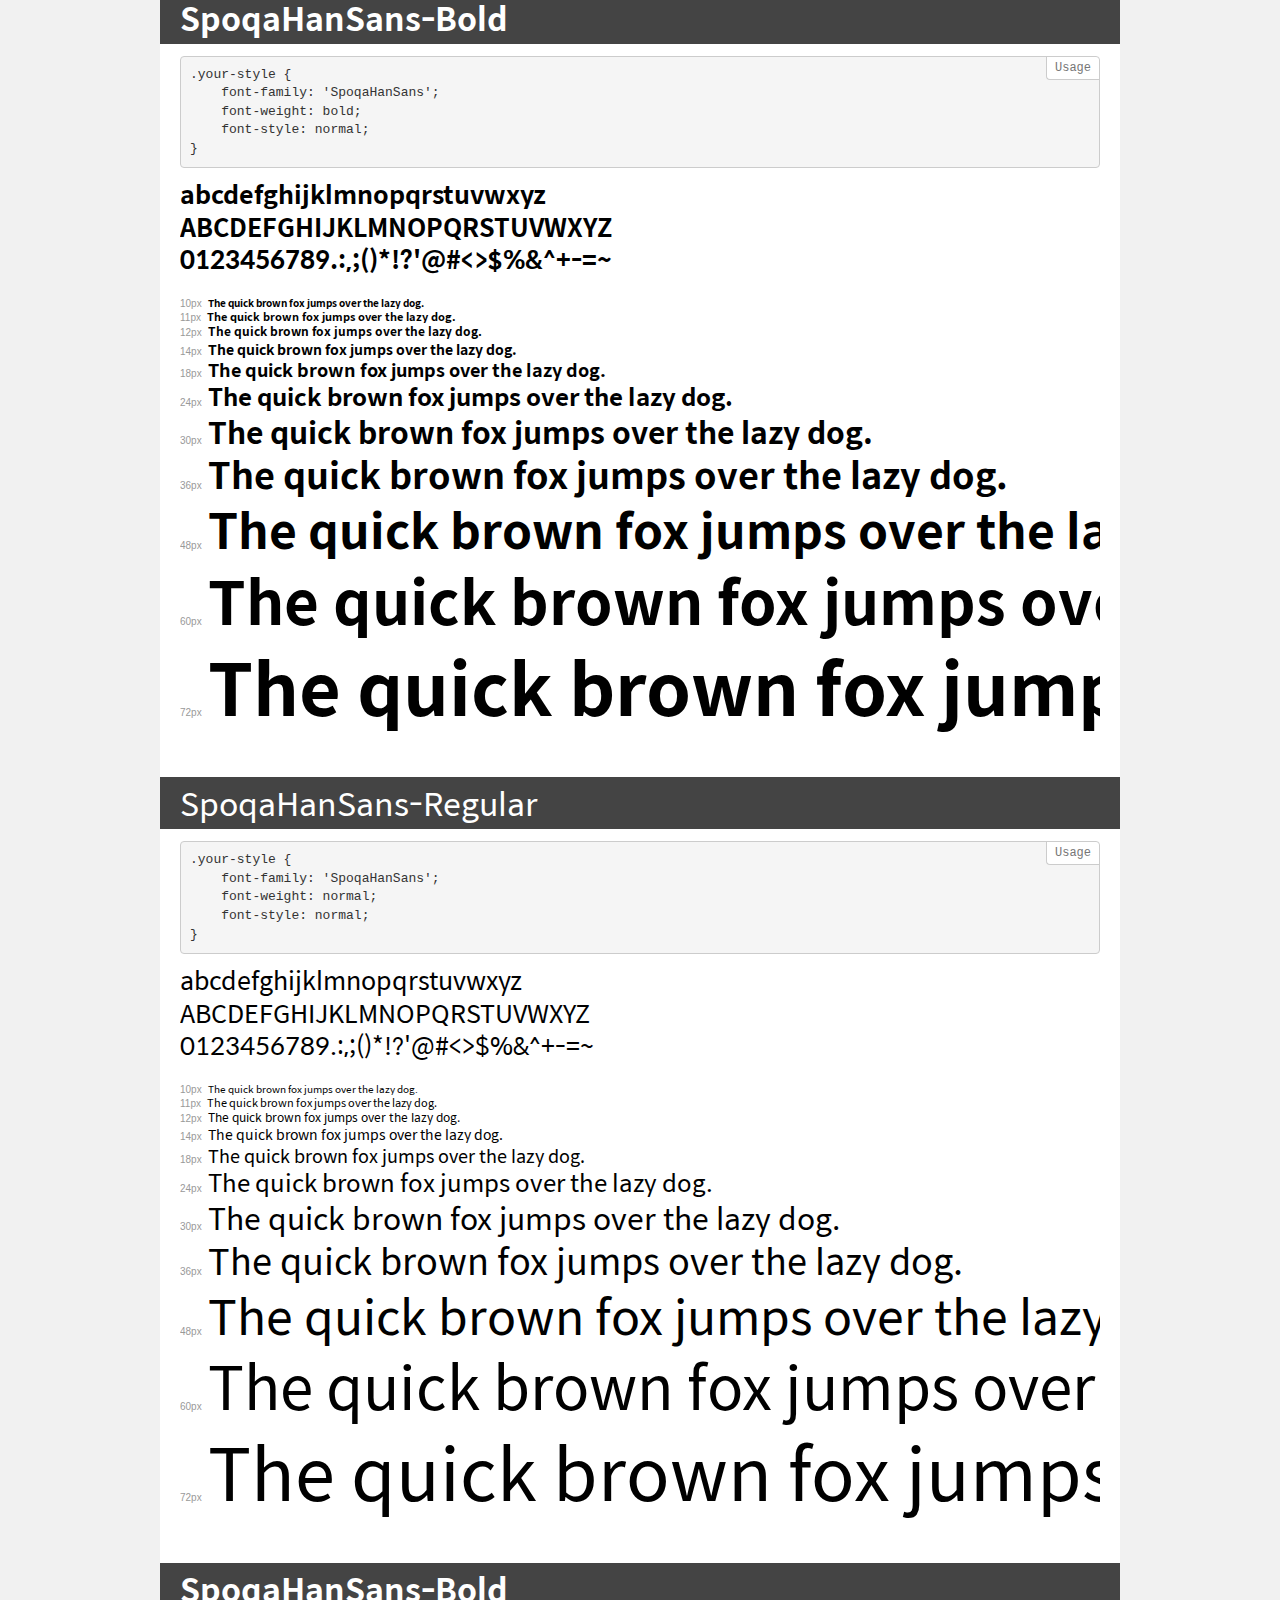
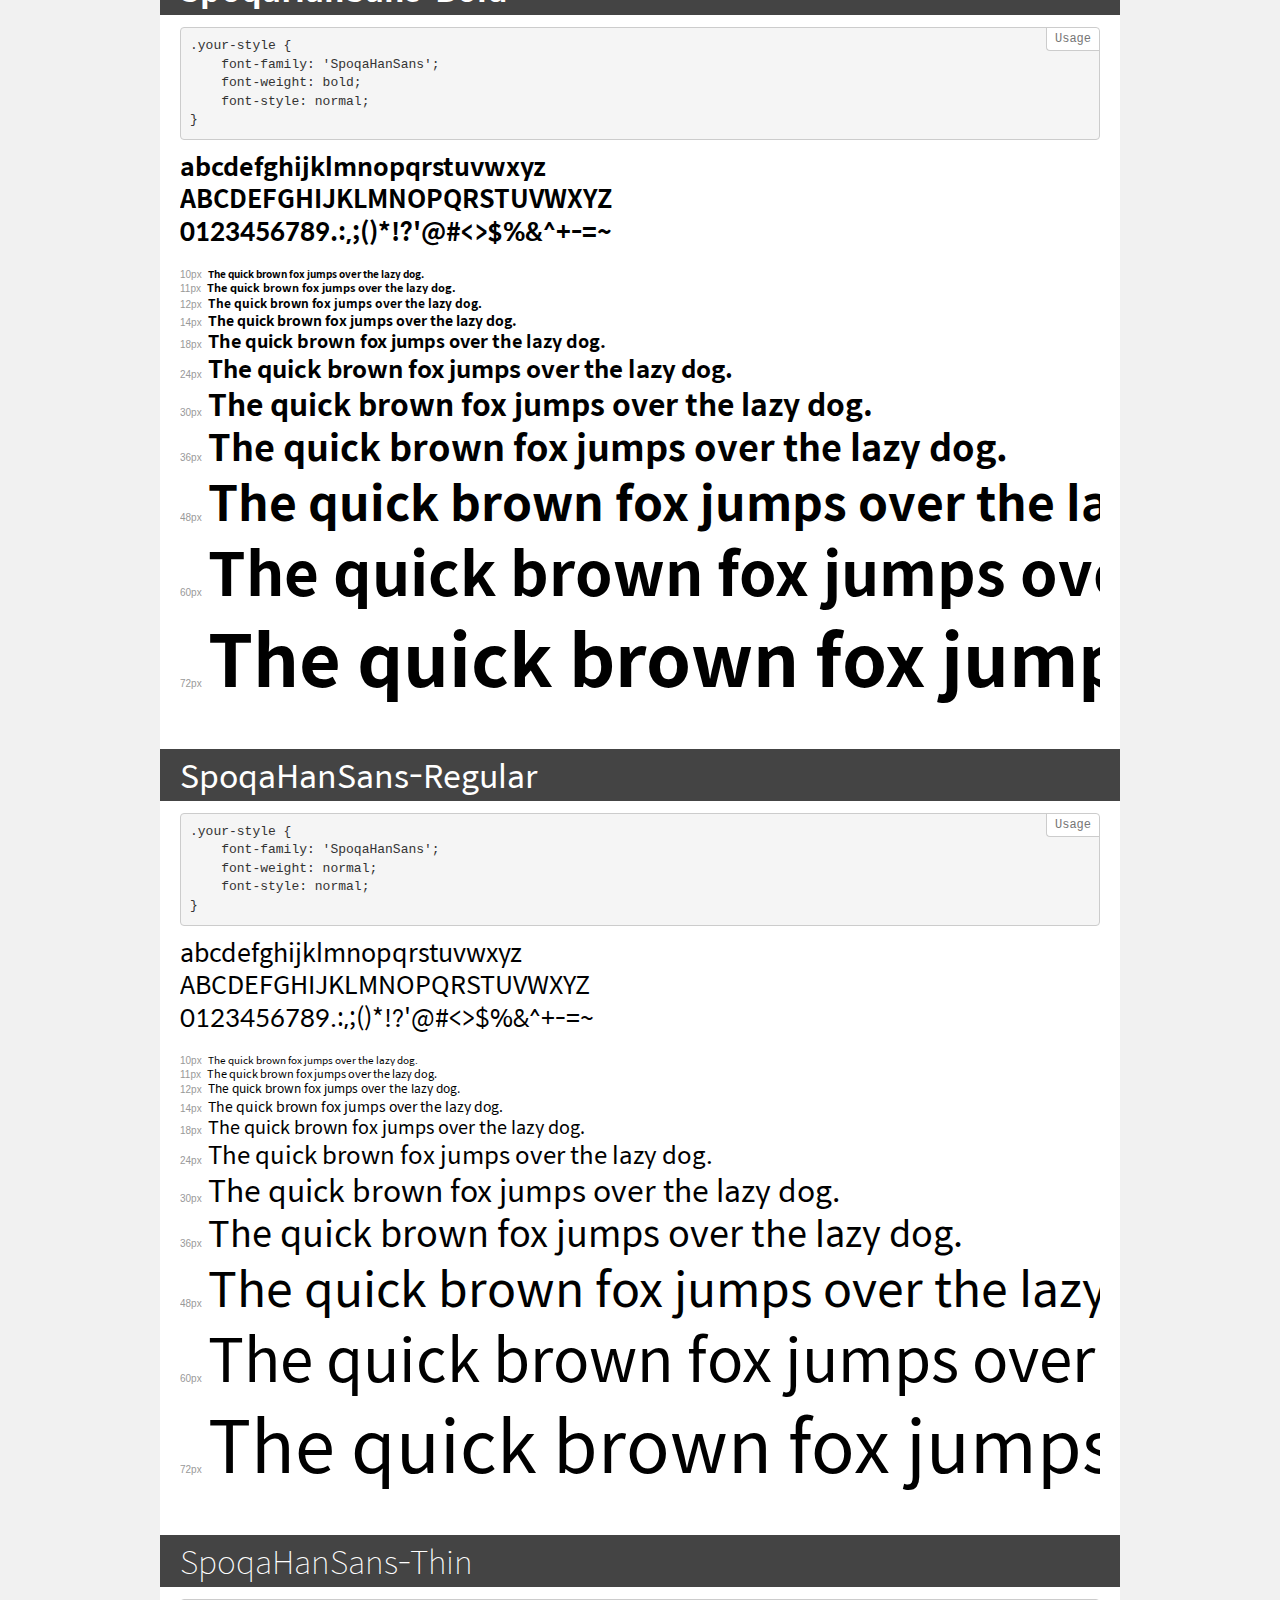
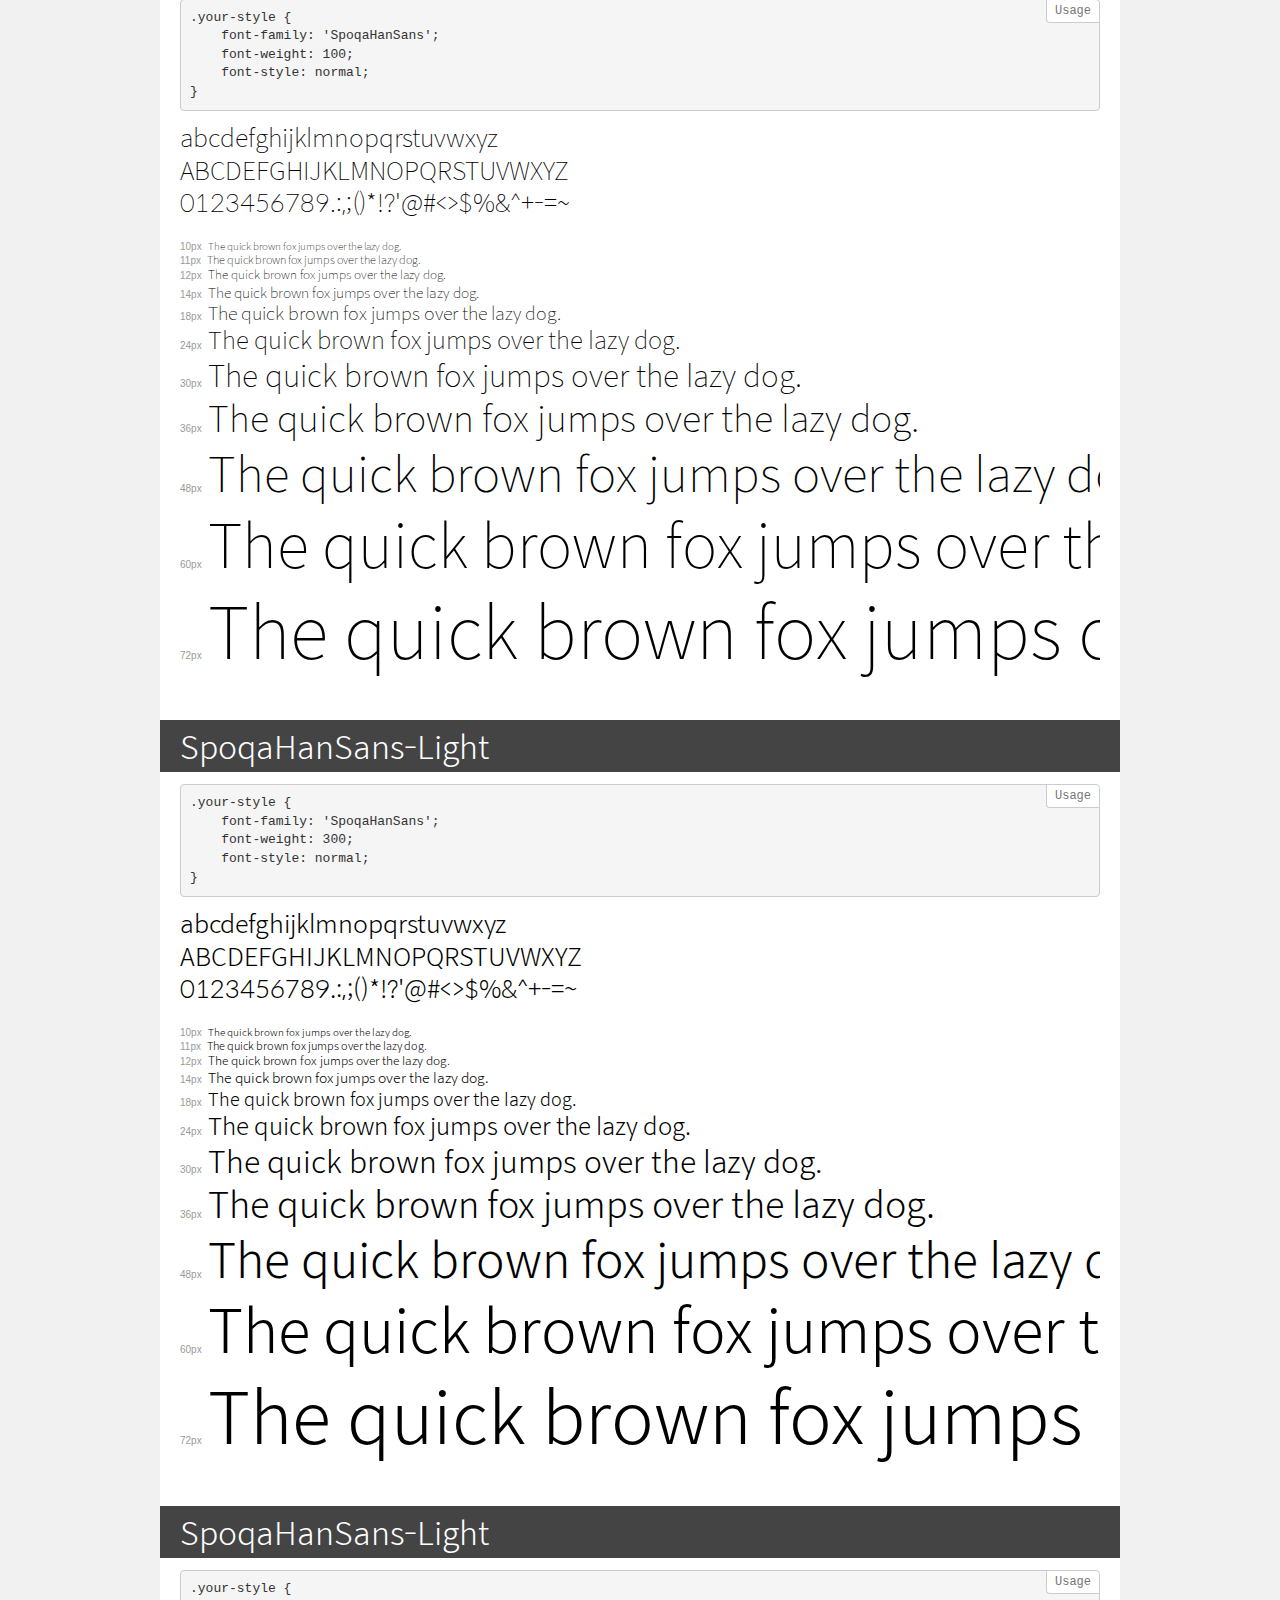
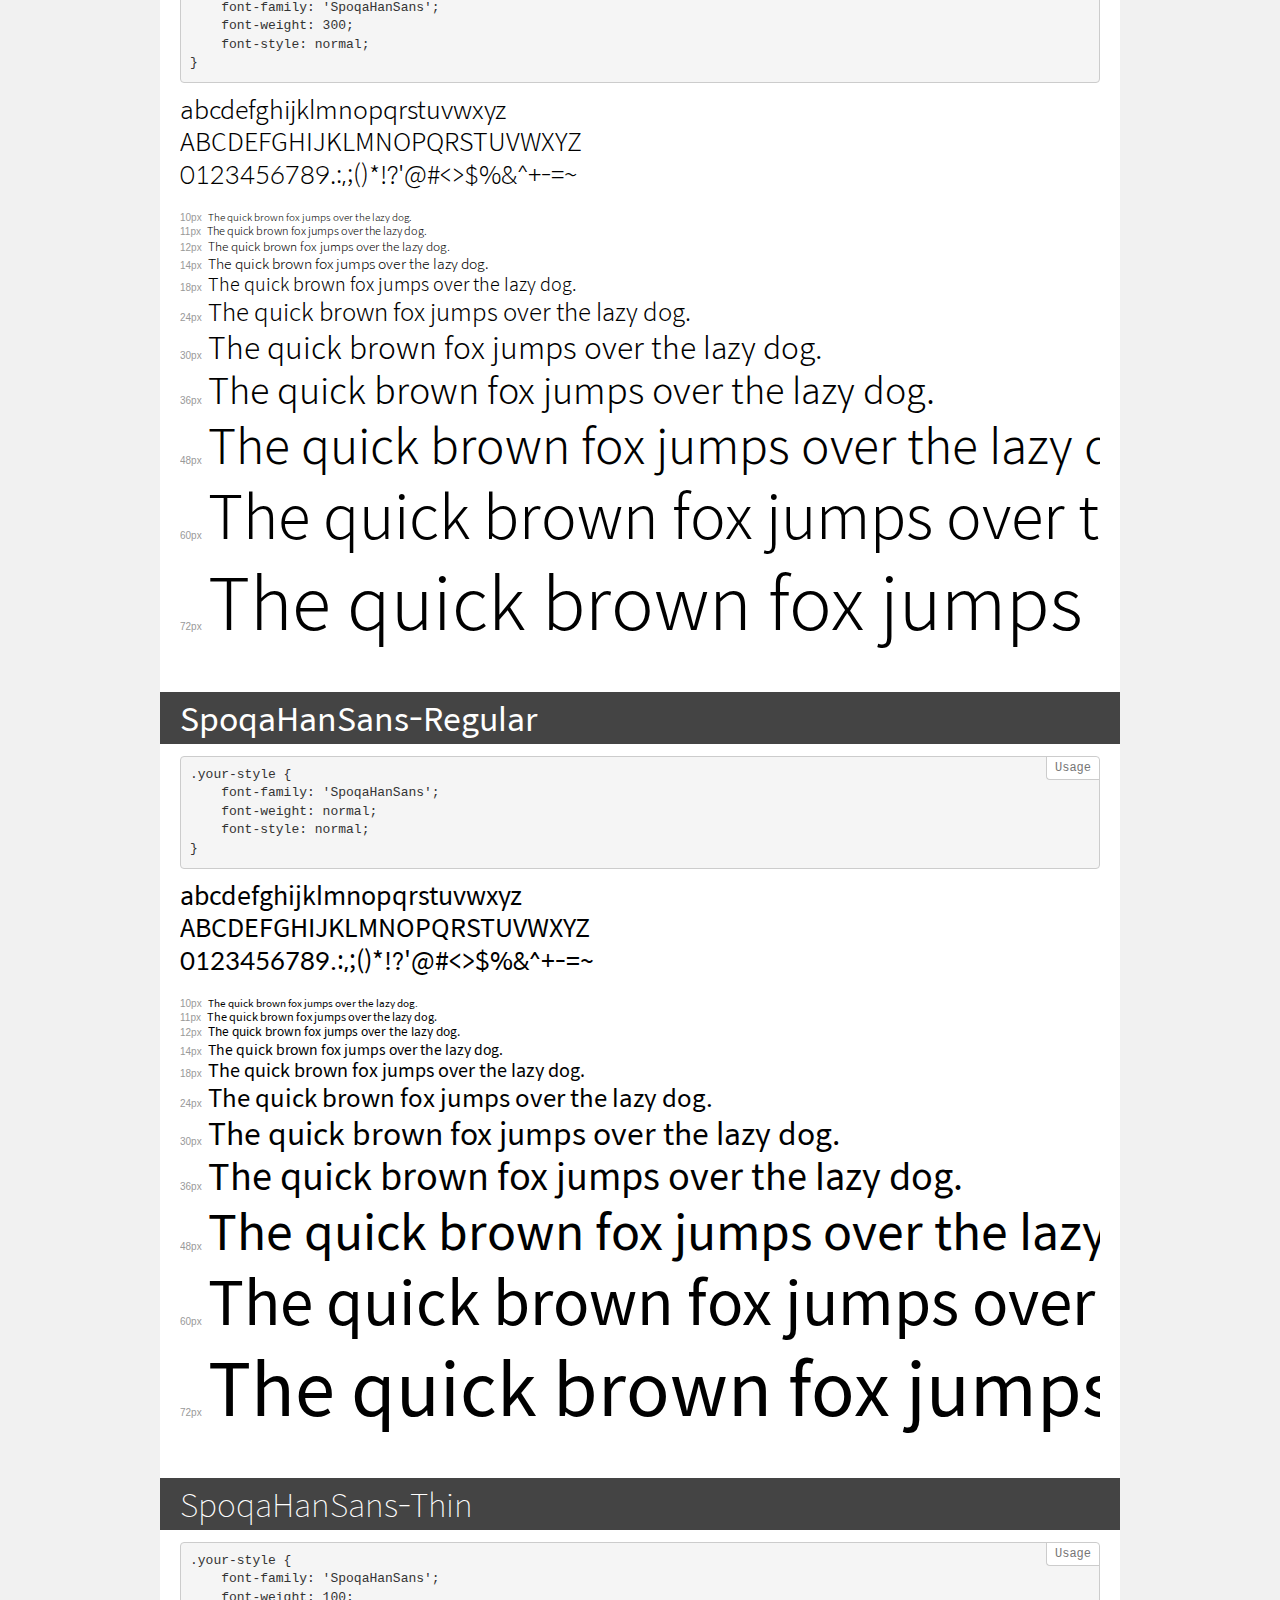
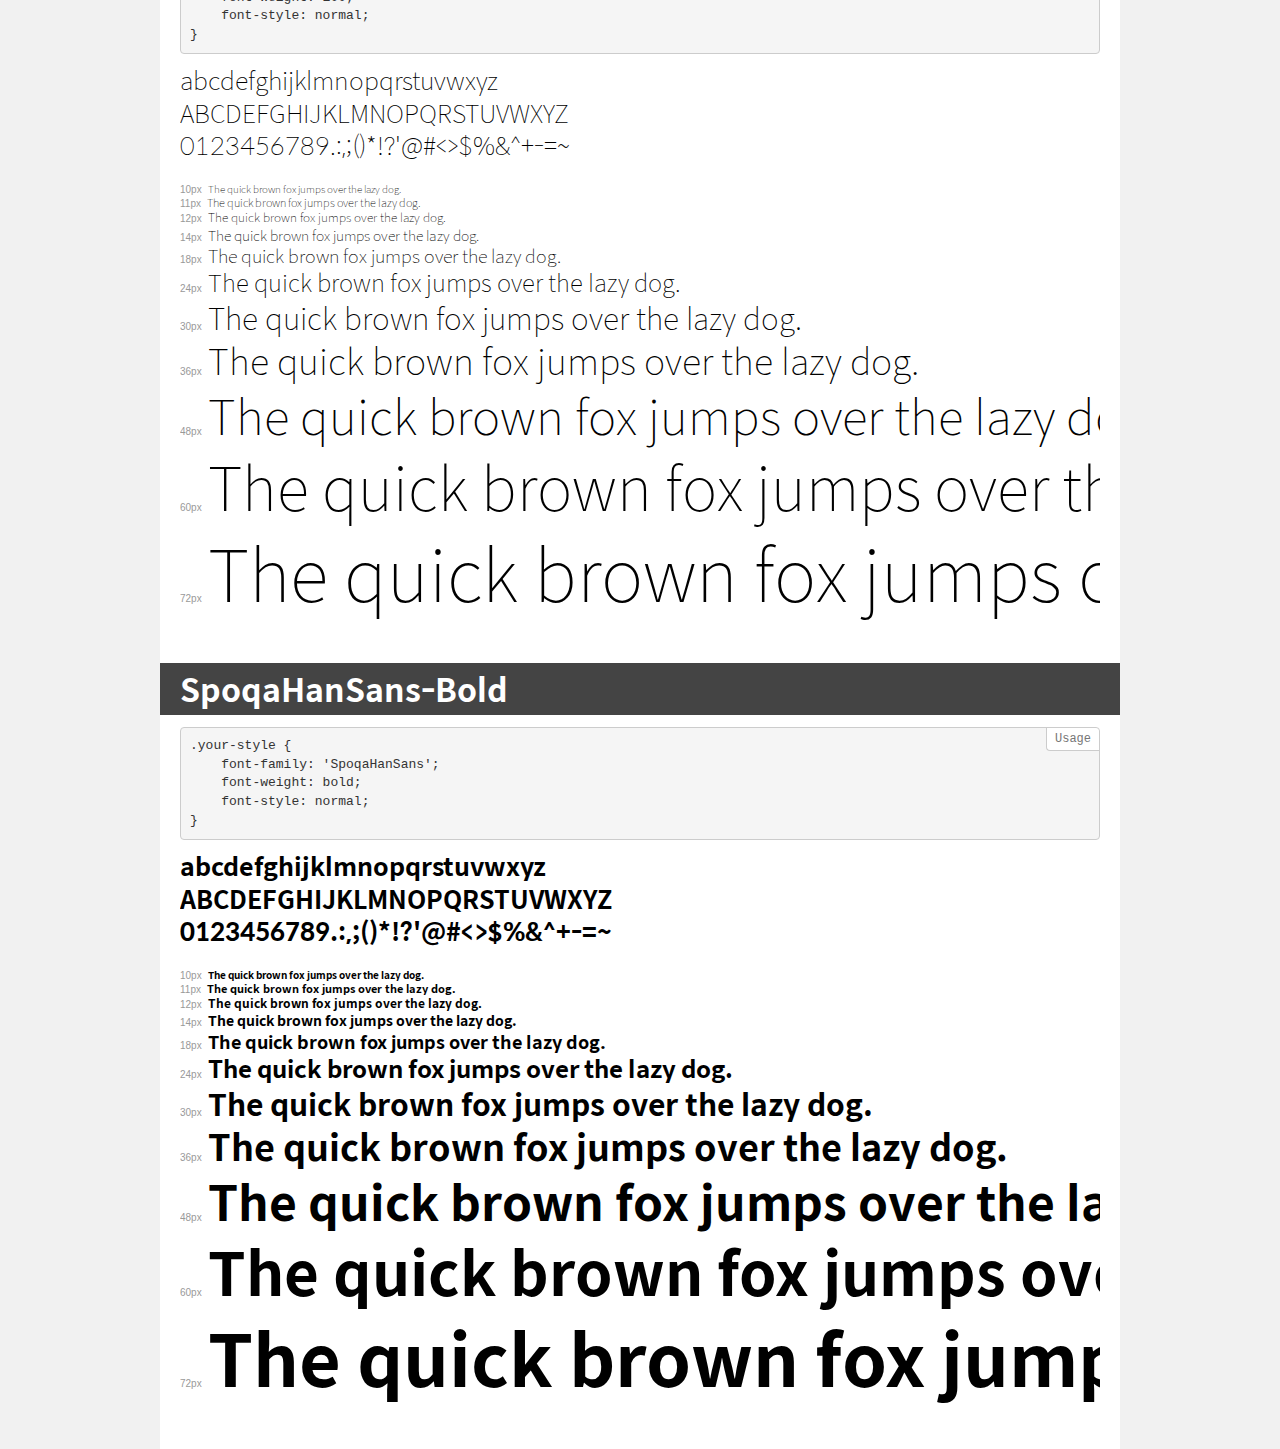
<file: font/SpoqaHanSans/demo.html>
<!DOCTYPE html>
<html>
<head>
    <meta charset="utf-8">
    <meta http-equiv="X-UA-Compatible" content="IE=edge">
    <meta name="viewport" content="width=device-width, initial-scale=1">
    <meta name="robots" content="noindex, noarchive">
    <meta name="format-detection" content="telephone=no">
    <title>Transfonter demo</title>
    <link href="stylesheet.css" rel="stylesheet">
    <style>
        /*
        http://meyerweb.com/eric/tools/css/reset/
        v2.0 | 20110126
        License: none (public domain)
        */
        html, body, div, span, applet, object, iframe,
        h1, h2, h3, h4, h5, h6, p, blockquote, pre,
        a, abbr, acronym, address, big, cite, code,
        del, dfn, em, img, ins, kbd, q, s, samp,
        small, strike, strong, sub, sup, tt, var,
        b, u, i, center,
        dl, dt, dd, ol, ul, li,
        fieldset, form, label, legend,
        table, caption, tbody, tfoot, thead, tr, th, td,
        article, aside, canvas, details, embed,
        figure, figcaption, footer, header, hgroup,
        menu, nav, output, ruby, section, summary,
        time, mark, audio, video {
            margin: 0;
            padding: 0;
            border: 0;
            font-size: 100%;
            font: inherit;
            vertical-align: baseline;
        }
        /* HTML5 display-role reset for older browsers */
        article, aside, details, figcaption, figure,
        footer, header, hgroup, menu, nav, section {
            display: block;
        }
        body {
            line-height: 1;
        }
        ol, ul {
            list-style: none;
        }
        blockquote, q {
            quotes: none;
        }
        blockquote:before, blockquote:after,
        q:before, q:after {
            content: '';
            content: none;
        }
        table {
            border-collapse: collapse;
            border-spacing: 0;
        }
        /* common styles */
        body {
            background: #f1f1f1;
            color: #000;
        }
        .page {
            background: #fff;
            width: 920px;
            margin: 0 auto;
            padding: 20px 20px 0 20px;
            overflow: hidden;
        }
        .font-container {
            overflow-x: auto;
            overflow-y: hidden;
            margin-bottom: 40px;
            line-height: 1.3;
            white-space: nowrap;
            padding-bottom: 5px;
        }
        h1 {
            position: relative;
            background: #444;
            font-size: 32px;
            color: #fff;
            padding: 10px 20px;
            margin: 0 -20px 12px -20px;
        }
        .letters {
            font-size: 25px;
            margin-bottom: 20px;
        }
        .s10:before {
            content: '10px';
        }
        .s11:before {
            content: '11px';
        }
        .s12:before {
            content: '12px';
        }
        .s14:before {
            content: '14px';
        }
        .s18:before {
            content: '18px';
        }
        .s24:before {
            content: '24px';
        }
        .s30:before {
            content: '30px';
        }
        .s36:before {
            content: '36px';
        }
        .s48:before {
            content: '48px';
        }
        .s60:before {
            content: '60px';
        }
        .s72:before {
            content: '72px';
        }
        .s10:before, .s11:before, .s12:before, .s14:before,
        .s18:before, .s24:before, .s30:before, .s36:before,
        .s48:before, .s60:before, .s72:before {
            font-family: Arial, sans-serif;
            font-size: 10px;
            font-weight: normal;
            font-style: normal;
            color: #999;
            padding-right: 6px;
        }
        pre {
            display: block;
            position: relative;
            padding: 9px;
            margin: 0 0 10px;
            font-family: Monaco, Menlo, Consolas, "Courier New", monospace !important;
            font-size: 13px;
            line-height: 1.428571429;
            color: #333;
            font-weight: normal !important;
            font-style: normal !important;
            background-color: #f5f5f5;
            border: 1px solid #ccc;
            overflow-x: auto;
            border-radius: 4px;
        }
        pre:after {
            display: block;
            position: absolute;
            right: 0;
            top: 0;
            content: 'Usage';
            line-height: 1;
            padding: 5px 8px;
            font-size: 12px;
            color: #767676;
            background-color: #fff;
            border: 1px solid #ccc;
            border-right: none;
            border-top: none;
            border-radius: 0 4px 0 4px;
            z-index: 10;
        }
        /* responsive */
        @media (max-width: 959px) {
            .page {
                width: auto;
                margin: 0;
            }
        }
    </style>
</head>
<body>
<div class="page">
    <div class="demo" style="font-family: 'SpoqaHanSans'; font-weight: 100; font-style: normal;">
        <h1>SpoqaHanSans-Thin</h1>
        <pre>.your-style {
    font-family: 'SpoqaHanSans';
    font-weight: 100;
    font-style: normal;
}</pre>
        <div class="font-container">
            <p class="letters">
                abcdefghijklmnopqrstuvwxyz<br>
ABCDEFGHIJKLMNOPQRSTUVWXYZ<br>
                0123456789.:,;()*!?'@#<>$%&^+-=~
            </p>
            <p class="s10" style="font-size: 10px;">The quick brown fox jumps over the lazy dog.</p>
            <p class="s11" style="font-size: 11px;">The quick brown fox jumps over the lazy dog.</p>
            <p class="s12" style="font-size: 12px;">The quick brown fox jumps over the lazy dog.</p>
            <p class="s14" style="font-size: 14px;">The quick brown fox jumps over the lazy dog.</p>
            <p class="s18" style="font-size: 18px;">The quick brown fox jumps over the lazy dog.</p>
            <p class="s24" style="font-size: 24px;">The quick brown fox jumps over the lazy dog.</p>
            <p class="s30" style="font-size: 30px;">The quick brown fox jumps over the lazy dog.</p>
            <p class="s36" style="font-size: 36px;">The quick brown fox jumps over the lazy dog.</p>
            <p class="s48" style="font-size: 48px;">The quick brown fox jumps over the lazy dog.</p>
            <p class="s60" style="font-size: 60px;">The quick brown fox jumps over the lazy dog.</p>
            <p class="s72" style="font-size: 72px;">The quick brown fox jumps over the lazy dog.</p>
        </div>
    </div>
    <div class="demo" style="font-family: 'SpoqaHanSans'; font-weight: 300; font-style: normal;">
        <h1>SpoqaHanSans-Light</h1>
        <pre>.your-style {
    font-family: 'SpoqaHanSans';
    font-weight: 300;
    font-style: normal;
}</pre>
        <div class="font-container">
            <p class="letters">
                abcdefghijklmnopqrstuvwxyz<br>
ABCDEFGHIJKLMNOPQRSTUVWXYZ<br>
                0123456789.:,;()*!?'@#<>$%&^+-=~
            </p>
            <p class="s10" style="font-size: 10px;">The quick brown fox jumps over the lazy dog.</p>
            <p class="s11" style="font-size: 11px;">The quick brown fox jumps over the lazy dog.</p>
            <p class="s12" style="font-size: 12px;">The quick brown fox jumps over the lazy dog.</p>
            <p class="s14" style="font-size: 14px;">The quick brown fox jumps over the lazy dog.</p>
            <p class="s18" style="font-size: 18px;">The quick brown fox jumps over the lazy dog.</p>
            <p class="s24" style="font-size: 24px;">The quick brown fox jumps over the lazy dog.</p>
            <p class="s30" style="font-size: 30px;">The quick brown fox jumps over the lazy dog.</p>
            <p class="s36" style="font-size: 36px;">The quick brown fox jumps over the lazy dog.</p>
            <p class="s48" style="font-size: 48px;">The quick brown fox jumps over the lazy dog.</p>
            <p class="s60" style="font-size: 60px;">The quick brown fox jumps over the lazy dog.</p>
            <p class="s72" style="font-size: 72px;">The quick brown fox jumps over the lazy dog.</p>
        </div>
    </div>
    <div class="demo" style="font-family: 'SpoqaHanSans'; font-weight: bold; font-style: normal;">
        <h1>SpoqaHanSans-Bold</h1>
        <pre>.your-style {
    font-family: 'SpoqaHanSans';
    font-weight: bold;
    font-style: normal;
}</pre>
        <div class="font-container">
            <p class="letters">
                abcdefghijklmnopqrstuvwxyz<br>
ABCDEFGHIJKLMNOPQRSTUVWXYZ<br>
                0123456789.:,;()*!?'@#<>$%&^+-=~
            </p>
            <p class="s10" style="font-size: 10px;">The quick brown fox jumps over the lazy dog.</p>
            <p class="s11" style="font-size: 11px;">The quick brown fox jumps over the lazy dog.</p>
            <p class="s12" style="font-size: 12px;">The quick brown fox jumps over the lazy dog.</p>
            <p class="s14" style="font-size: 14px;">The quick brown fox jumps over the lazy dog.</p>
            <p class="s18" style="font-size: 18px;">The quick brown fox jumps over the lazy dog.</p>
            <p class="s24" style="font-size: 24px;">The quick brown fox jumps over the lazy dog.</p>
            <p class="s30" style="font-size: 30px;">The quick brown fox jumps over the lazy dog.</p>
            <p class="s36" style="font-size: 36px;">The quick brown fox jumps over the lazy dog.</p>
            <p class="s48" style="font-size: 48px;">The quick brown fox jumps over the lazy dog.</p>
            <p class="s60" style="font-size: 60px;">The quick brown fox jumps over the lazy dog.</p>
            <p class="s72" style="font-size: 72px;">The quick brown fox jumps over the lazy dog.</p>
        </div>
    </div>
    <div class="demo" style="font-family: 'SpoqaHanSans'; font-weight: normal; font-style: normal;">
        <h1>SpoqaHanSans-Regular</h1>
        <pre>.your-style {
    font-family: 'SpoqaHanSans';
    font-weight: normal;
    font-style: normal;
}</pre>
        <div class="font-container">
            <p class="letters">
                abcdefghijklmnopqrstuvwxyz<br>
ABCDEFGHIJKLMNOPQRSTUVWXYZ<br>
                0123456789.:,;()*!?'@#<>$%&^+-=~
            </p>
            <p class="s10" style="font-size: 10px;">The quick brown fox jumps over the lazy dog.</p>
            <p class="s11" style="font-size: 11px;">The quick brown fox jumps over the lazy dog.</p>
            <p class="s12" style="font-size: 12px;">The quick brown fox jumps over the lazy dog.</p>
            <p class="s14" style="font-size: 14px;">The quick brown fox jumps over the lazy dog.</p>
            <p class="s18" style="font-size: 18px;">The quick brown fox jumps over the lazy dog.</p>
            <p class="s24" style="font-size: 24px;">The quick brown fox jumps over the lazy dog.</p>
            <p class="s30" style="font-size: 30px;">The quick brown fox jumps over the lazy dog.</p>
            <p class="s36" style="font-size: 36px;">The quick brown fox jumps over the lazy dog.</p>
            <p class="s48" style="font-size: 48px;">The quick brown fox jumps over the lazy dog.</p>
            <p class="s60" style="font-size: 60px;">The quick brown fox jumps over the lazy dog.</p>
            <p class="s72" style="font-size: 72px;">The quick brown fox jumps over the lazy dog.</p>
        </div>
    </div>
    <div class="demo" style="font-family: 'SpoqaHanSans'; font-weight: bold; font-style: normal;">
        <h1>SpoqaHanSans-Bold</h1>
        <pre>.your-style {
    font-family: 'SpoqaHanSans';
    font-weight: bold;
    font-style: normal;
}</pre>
        <div class="font-container">
            <p class="letters">
                abcdefghijklmnopqrstuvwxyz<br>
ABCDEFGHIJKLMNOPQRSTUVWXYZ<br>
                0123456789.:,;()*!?'@#<>$%&^+-=~
            </p>
            <p class="s10" style="font-size: 10px;">The quick brown fox jumps over the lazy dog.</p>
            <p class="s11" style="font-size: 11px;">The quick brown fox jumps over the lazy dog.</p>
            <p class="s12" style="font-size: 12px;">The quick brown fox jumps over the lazy dog.</p>
            <p class="s14" style="font-size: 14px;">The quick brown fox jumps over the lazy dog.</p>
            <p class="s18" style="font-size: 18px;">The quick brown fox jumps over the lazy dog.</p>
            <p class="s24" style="font-size: 24px;">The quick brown fox jumps over the lazy dog.</p>
            <p class="s30" style="font-size: 30px;">The quick brown fox jumps over the lazy dog.</p>
            <p class="s36" style="font-size: 36px;">The quick brown fox jumps over the lazy dog.</p>
            <p class="s48" style="font-size: 48px;">The quick brown fox jumps over the lazy dog.</p>
            <p class="s60" style="font-size: 60px;">The quick brown fox jumps over the lazy dog.</p>
            <p class="s72" style="font-size: 72px;">The quick brown fox jumps over the lazy dog.</p>
        </div>
    </div>
    <div class="demo" style="font-family: 'SpoqaHanSans'; font-weight: normal; font-style: normal;">
        <h1>SpoqaHanSans-Regular</h1>
        <pre>.your-style {
    font-family: 'SpoqaHanSans';
    font-weight: normal;
    font-style: normal;
}</pre>
        <div class="font-container">
            <p class="letters">
                abcdefghijklmnopqrstuvwxyz<br>
ABCDEFGHIJKLMNOPQRSTUVWXYZ<br>
                0123456789.:,;()*!?'@#<>$%&^+-=~
            </p>
            <p class="s10" style="font-size: 10px;">The quick brown fox jumps over the lazy dog.</p>
            <p class="s11" style="font-size: 11px;">The quick brown fox jumps over the lazy dog.</p>
            <p class="s12" style="font-size: 12px;">The quick brown fox jumps over the lazy dog.</p>
            <p class="s14" style="font-size: 14px;">The quick brown fox jumps over the lazy dog.</p>
            <p class="s18" style="font-size: 18px;">The quick brown fox jumps over the lazy dog.</p>
            <p class="s24" style="font-size: 24px;">The quick brown fox jumps over the lazy dog.</p>
            <p class="s30" style="font-size: 30px;">The quick brown fox jumps over the lazy dog.</p>
            <p class="s36" style="font-size: 36px;">The quick brown fox jumps over the lazy dog.</p>
            <p class="s48" style="font-size: 48px;">The quick brown fox jumps over the lazy dog.</p>
            <p class="s60" style="font-size: 60px;">The quick brown fox jumps over the lazy dog.</p>
            <p class="s72" style="font-size: 72px;">The quick brown fox jumps over the lazy dog.</p>
        </div>
    </div>
    <div class="demo" style="font-family: 'SpoqaHanSans'; font-weight: 100; font-style: normal;">
        <h1>SpoqaHanSans-Thin</h1>
        <pre>.your-style {
    font-family: 'SpoqaHanSans';
    font-weight: 100;
    font-style: normal;
}</pre>
        <div class="font-container">
            <p class="letters">
                abcdefghijklmnopqrstuvwxyz<br>
ABCDEFGHIJKLMNOPQRSTUVWXYZ<br>
                0123456789.:,;()*!?'@#<>$%&^+-=~
            </p>
            <p class="s10" style="font-size: 10px;">The quick brown fox jumps over the lazy dog.</p>
            <p class="s11" style="font-size: 11px;">The quick brown fox jumps over the lazy dog.</p>
            <p class="s12" style="font-size: 12px;">The quick brown fox jumps over the lazy dog.</p>
            <p class="s14" style="font-size: 14px;">The quick brown fox jumps over the lazy dog.</p>
            <p class="s18" style="font-size: 18px;">The quick brown fox jumps over the lazy dog.</p>
            <p class="s24" style="font-size: 24px;">The quick brown fox jumps over the lazy dog.</p>
            <p class="s30" style="font-size: 30px;">The quick brown fox jumps over the lazy dog.</p>
            <p class="s36" style="font-size: 36px;">The quick brown fox jumps over the lazy dog.</p>
            <p class="s48" style="font-size: 48px;">The quick brown fox jumps over the lazy dog.</p>
            <p class="s60" style="font-size: 60px;">The quick brown fox jumps over the lazy dog.</p>
            <p class="s72" style="font-size: 72px;">The quick brown fox jumps over the lazy dog.</p>
        </div>
    </div>
    <div class="demo" style="font-family: 'SpoqaHanSans'; font-weight: 300; font-style: normal;">
        <h1>SpoqaHanSans-Light</h1>
        <pre>.your-style {
    font-family: 'SpoqaHanSans';
    font-weight: 300;
    font-style: normal;
}</pre>
        <div class="font-container">
            <p class="letters">
                abcdefghijklmnopqrstuvwxyz<br>
ABCDEFGHIJKLMNOPQRSTUVWXYZ<br>
                0123456789.:,;()*!?'@#<>$%&^+-=~
            </p>
            <p class="s10" style="font-size: 10px;">The quick brown fox jumps over the lazy dog.</p>
            <p class="s11" style="font-size: 11px;">The quick brown fox jumps over the lazy dog.</p>
            <p class="s12" style="font-size: 12px;">The quick brown fox jumps over the lazy dog.</p>
            <p class="s14" style="font-size: 14px;">The quick brown fox jumps over the lazy dog.</p>
            <p class="s18" style="font-size: 18px;">The quick brown fox jumps over the lazy dog.</p>
            <p class="s24" style="font-size: 24px;">The quick brown fox jumps over the lazy dog.</p>
            <p class="s30" style="font-size: 30px;">The quick brown fox jumps over the lazy dog.</p>
            <p class="s36" style="font-size: 36px;">The quick brown fox jumps over the lazy dog.</p>
            <p class="s48" style="font-size: 48px;">The quick brown fox jumps over the lazy dog.</p>
            <p class="s60" style="font-size: 60px;">The quick brown fox jumps over the lazy dog.</p>
            <p class="s72" style="font-size: 72px;">The quick brown fox jumps over the lazy dog.</p>
        </div>
    </div>
    <div class="demo" style="font-family: 'SpoqaHanSans'; font-weight: 300; font-style: normal;">
        <h1>SpoqaHanSans-Light</h1>
        <pre>.your-style {
    font-family: 'SpoqaHanSans';
    font-weight: 300;
    font-style: normal;
}</pre>
        <div class="font-container">
            <p class="letters">
                abcdefghijklmnopqrstuvwxyz<br>
ABCDEFGHIJKLMNOPQRSTUVWXYZ<br>
                0123456789.:,;()*!?'@#<>$%&^+-=~
            </p>
            <p class="s10" style="font-size: 10px;">The quick brown fox jumps over the lazy dog.</p>
            <p class="s11" style="font-size: 11px;">The quick brown fox jumps over the lazy dog.</p>
            <p class="s12" style="font-size: 12px;">The quick brown fox jumps over the lazy dog.</p>
            <p class="s14" style="font-size: 14px;">The quick brown fox jumps over the lazy dog.</p>
            <p class="s18" style="font-size: 18px;">The quick brown fox jumps over the lazy dog.</p>
            <p class="s24" style="font-size: 24px;">The quick brown fox jumps over the lazy dog.</p>
            <p class="s30" style="font-size: 30px;">The quick brown fox jumps over the lazy dog.</p>
            <p class="s36" style="font-size: 36px;">The quick brown fox jumps over the lazy dog.</p>
            <p class="s48" style="font-size: 48px;">The quick brown fox jumps over the lazy dog.</p>
            <p class="s60" style="font-size: 60px;">The quick brown fox jumps over the lazy dog.</p>
            <p class="s72" style="font-size: 72px;">The quick brown fox jumps over the lazy dog.</p>
        </div>
    </div>
    <div class="demo" style="font-family: 'SpoqaHanSans'; font-weight: normal; font-style: normal;">
        <h1>SpoqaHanSans-Regular</h1>
        <pre>.your-style {
    font-family: 'SpoqaHanSans';
    font-weight: normal;
    font-style: normal;
}</pre>
        <div class="font-container">
            <p class="letters">
                abcdefghijklmnopqrstuvwxyz<br>
ABCDEFGHIJKLMNOPQRSTUVWXYZ<br>
                0123456789.:,;()*!?'@#<>$%&^+-=~
            </p>
            <p class="s10" style="font-size: 10px;">The quick brown fox jumps over the lazy dog.</p>
            <p class="s11" style="font-size: 11px;">The quick brown fox jumps over the lazy dog.</p>
            <p class="s12" style="font-size: 12px;">The quick brown fox jumps over the lazy dog.</p>
            <p class="s14" style="font-size: 14px;">The quick brown fox jumps over the lazy dog.</p>
            <p class="s18" style="font-size: 18px;">The quick brown fox jumps over the lazy dog.</p>
            <p class="s24" style="font-size: 24px;">The quick brown fox jumps over the lazy dog.</p>
            <p class="s30" style="font-size: 30px;">The quick brown fox jumps over the lazy dog.</p>
            <p class="s36" style="font-size: 36px;">The quick brown fox jumps over the lazy dog.</p>
            <p class="s48" style="font-size: 48px;">The quick brown fox jumps over the lazy dog.</p>
            <p class="s60" style="font-size: 60px;">The quick brown fox jumps over the lazy dog.</p>
            <p class="s72" style="font-size: 72px;">The quick brown fox jumps over the lazy dog.</p>
        </div>
    </div>
    <div class="demo" style="font-family: 'SpoqaHanSans'; font-weight: 100; font-style: normal;">
        <h1>SpoqaHanSans-Thin</h1>
        <pre>.your-style {
    font-family: 'SpoqaHanSans';
    font-weight: 100;
    font-style: normal;
}</pre>
        <div class="font-container">
            <p class="letters">
                abcdefghijklmnopqrstuvwxyz<br>
ABCDEFGHIJKLMNOPQRSTUVWXYZ<br>
                0123456789.:,;()*!?'@#<>$%&^+-=~
            </p>
            <p class="s10" style="font-size: 10px;">The quick brown fox jumps over the lazy dog.</p>
            <p class="s11" style="font-size: 11px;">The quick brown fox jumps over the lazy dog.</p>
            <p class="s12" style="font-size: 12px;">The quick brown fox jumps over the lazy dog.</p>
            <p class="s14" style="font-size: 14px;">The quick brown fox jumps over the lazy dog.</p>
            <p class="s18" style="font-size: 18px;">The quick brown fox jumps over the lazy dog.</p>
            <p class="s24" style="font-size: 24px;">The quick brown fox jumps over the lazy dog.</p>
            <p class="s30" style="font-size: 30px;">The quick brown fox jumps over the lazy dog.</p>
            <p class="s36" style="font-size: 36px;">The quick brown fox jumps over the lazy dog.</p>
            <p class="s48" style="font-size: 48px;">The quick brown fox jumps over the lazy dog.</p>
            <p class="s60" style="font-size: 60px;">The quick brown fox jumps over the lazy dog.</p>
            <p class="s72" style="font-size: 72px;">The quick brown fox jumps over the lazy dog.</p>
        </div>
    </div>
    <div class="demo" style="font-family: 'SpoqaHanSans'; font-weight: bold; font-style: normal;">
        <h1>SpoqaHanSans-Bold</h1>
        <pre>.your-style {
    font-family: 'SpoqaHanSans';
    font-weight: bold;
    font-style: normal;
}</pre>
        <div class="font-container">
            <p class="letters">
                abcdefghijklmnopqrstuvwxyz<br>
ABCDEFGHIJKLMNOPQRSTUVWXYZ<br>
                0123456789.:,;()*!?'@#<>$%&^+-=~
            </p>
            <p class="s10" style="font-size: 10px;">The quick brown fox jumps over the lazy dog.</p>
            <p class="s11" style="font-size: 11px;">The quick brown fox jumps over the lazy dog.</p>
            <p class="s12" style="font-size: 12px;">The quick brown fox jumps over the lazy dog.</p>
            <p class="s14" style="font-size: 14px;">The quick brown fox jumps over the lazy dog.</p>
            <p class="s18" style="font-size: 18px;">The quick brown fox jumps over the lazy dog.</p>
            <p class="s24" style="font-size: 24px;">The quick brown fox jumps over the lazy dog.</p>
            <p class="s30" style="font-size: 30px;">The quick brown fox jumps over the lazy dog.</p>
            <p class="s36" style="font-size: 36px;">The quick brown fox jumps over the lazy dog.</p>
            <p class="s48" style="font-size: 48px;">The quick brown fox jumps over the lazy dog.</p>
            <p class="s60" style="font-size: 60px;">The quick brown fox jumps over the lazy dog.</p>
            <p class="s72" style="font-size: 72px;">The quick brown fox jumps over the lazy dog.</p>
        </div>
    </div>
</div>
</body>
</html>
</file>
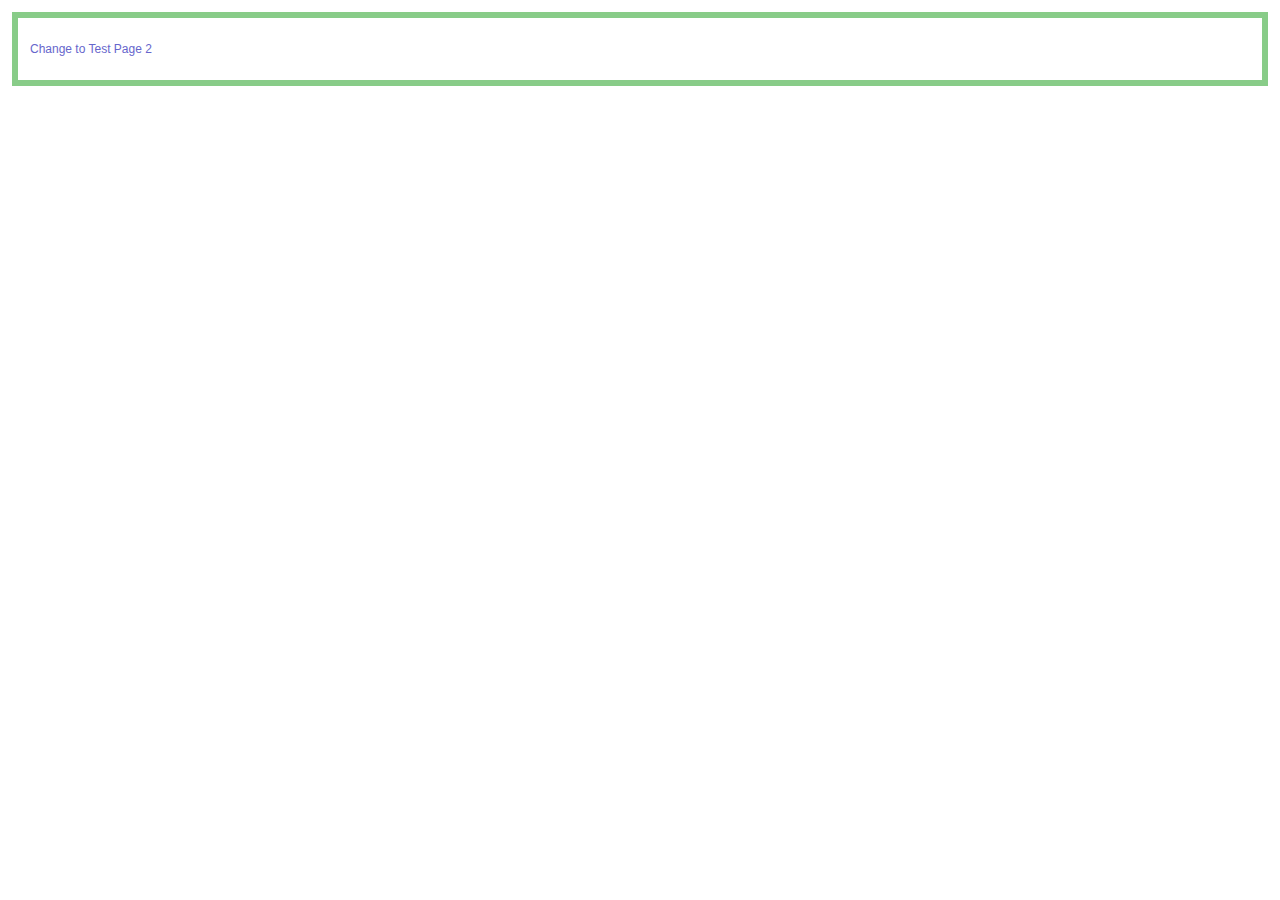
<file: ie/html5shiv-3.7.3/test/iframe.1-1.html>
<!doctype html>
<html>
	<head>
		<meta charset="utf-8">
		<title>Test 1</title>
		<link rel="stylesheet" href="style.css">
		<script src="../src/html5shiv-printshiv.js"></script>
	</head>
	<body>
		<section>
			<p><a href="iframe.1-2.html">Change to Test Page 2</a></p>
		</section>
	</body>
</html>
</file>
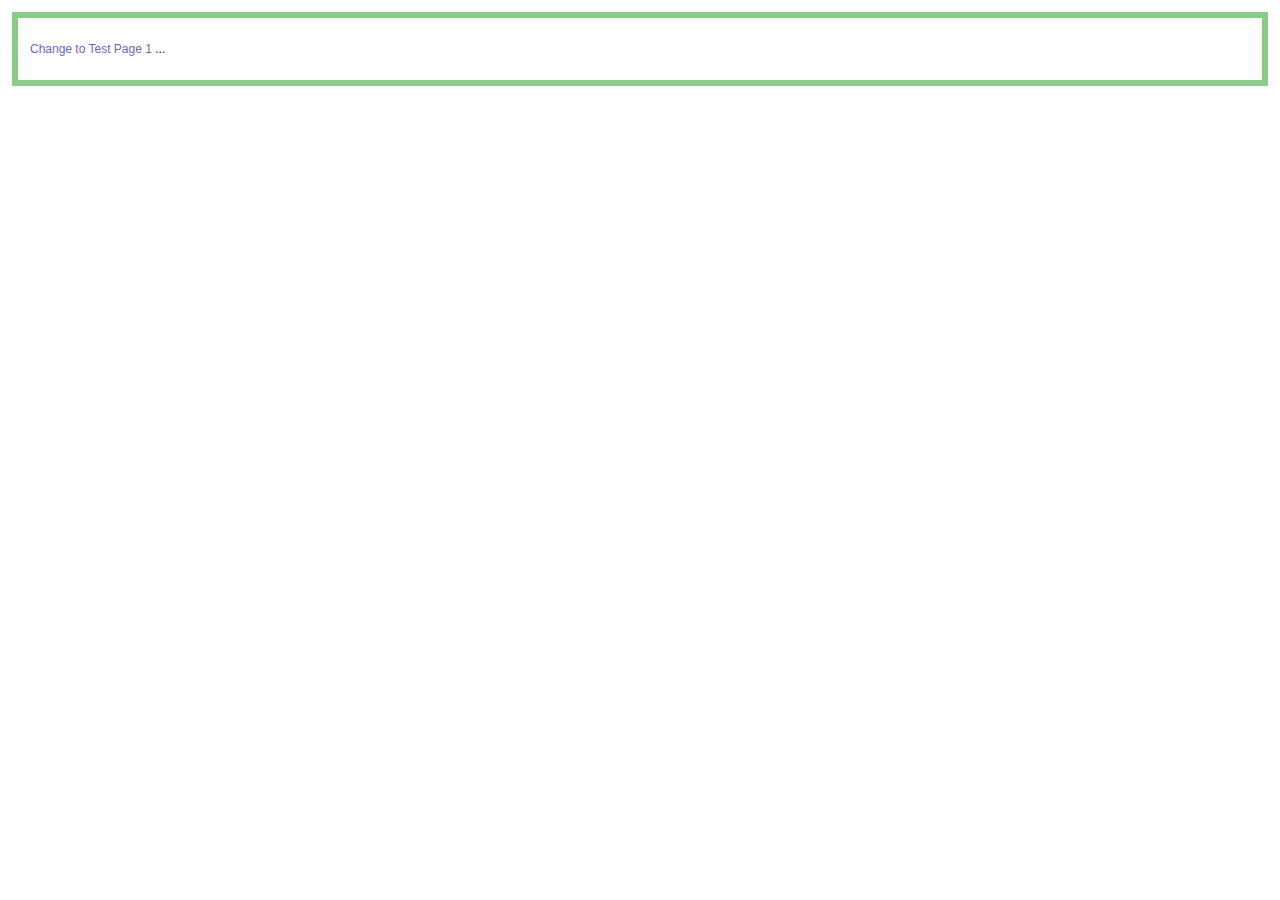
<file: ie/html5shiv-3.7.3/test/iframe.1-2.html>
<!doctype html>
<html>
	<head>
		<meta charset="utf-8">
		<title>Test 2</title>
		<link rel="stylesheet" href="style.css">
		<script src="../src/html5shiv-printshiv.js"></script>
	<body>
		<section>
			<p><a href="iframe.1-1.html">Change to Test Page 1</a> <span contenteditable>...</span></p>
		</section>
	</body>
</html>
</file>
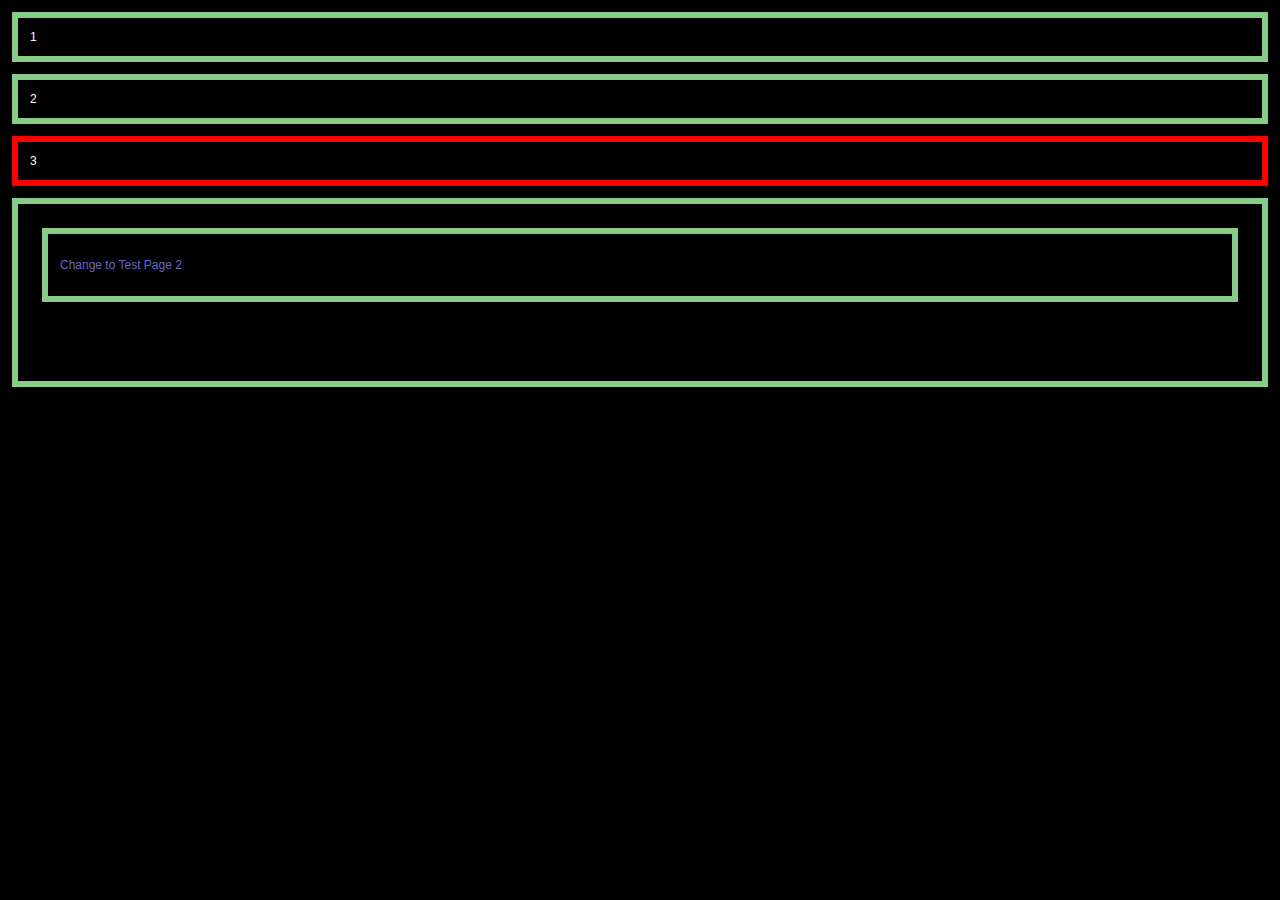
<file: ie/html5shiv-3.7.3/test/iframe.1.html>
<!doctype html>
<html>
	<head>
		<meta charset="utf-8">
		<title>HTML5Shiv</title>
		<link rel="stylesheet" href="style.css">
		<style>
			body {
				color: #fff;
				background: url(data/body-crash.jpg);
			}
		</style>
		<script src="../src/html5shiv-printshiv.js"></script>
		<script src="//use.typekit.com/fbz1vwc.js"></script>
		<script>
			Typekit.load();
		</script>
	</head>
	<body>
		<section>1</section>
		<section>2</section>
		<section style="border-color: red;">3</section>
		<section>
			<iframe src="iframe.1-1.html" style="width:100%;height:100%;" frameborder="0"></iframe>
		</section>
	</body>
</html>
</file>
<file: css/base/common.css>
@charset "utf-8";

.hidden, .hidden_wrap a>span{display: block; width: 0; height: 0; position: absolute; z-index:-1; overflow: hidden;}
.clearfix:after,.clearfix::after{content:" "; display: block; width: 0; height: 0;  clear: both;}

.float_array{width: 100%; height: 100%;}
.float_array>li{float: left; height: 100%;}
.float_array>li:last-child{margin-right: 0;}

#wrap{width: 100%; height: 100%; margin: auto;}
</file>
<file: ie/html5shiv-3.7.3/test/style.css>
@import url(style.all.css);
@import url(style.print.css);
</file>
<file: ie/Respond-1.4.2/test/unit/test.css>
.launcher #qunit-testrunner-toolbar,
.launcher #qunit-userAgent,
.launcher #qunit-tests,
.launcher #qunit-testresult {
	display: none;
}
.launcher #launcher {

	font: 1.5em/1 bold Helvetica, sans-serif;
}

#testelem {
	width: 50px;
	overflow: hidden;
	display: block;
}

/* a style like this should never apply in IE. If it does, tests will fail */
@media screen and (view-mode: minimized) {
	#testelem {
		width: 10px !important;
	}
}

/*styles for 480px and up - media type purposely left out here to test that in the process */
@media (min-width: 480px) {
	#testelem {
		width: 150px;
	}
	#testelem[class=foo] {
		height: 200px;
	}
}

/*styles for 500px and under*/
@media screen and (max-width: 460px) {
	#testelem {
		height: 150px;
	}
}

/* testing em unit support - 33em should be 528px and 35em should be 560px in IE with default font settings */
@media screen and (min-width: 33em) and (max-width: 38em) {
	#testelem {
		width: 75px;
	}
}



/*styles for 620px and up */
@media only screen and (min-width: 620px) {
	#testelem {
		width: 250px;
	}
}


/*styles for 760px and up */
@media only print, only screen and (min-width: 760px) {
	#testelem {
		width: 350px;
	}
}


/*styles for print that shouldn't apply */
@media only print and (min-width: 800px) {
	#testelem {
		width: 500px;
	}
}
</file>
<file: ie/Respond-1.4.2/test/unit/test2.css>
/* this stylesheet was referenced via a link that had a media attr defined
it should only apply on window > 950px */
#testelem {
	width: 16px;
}
</file>
<file: ie/Respond-1.4.2/test/unit/test3.css>
/* this stylesheet was referenced via a link that had a media attr defined
it should only apply on screen > 87.5em (1400px) */
#testelem {
	width: 25px;
}
</file>
<file: font/SpoqaHanSans/stylesheet.css>
@font-face {
    font-family: 'SpoqaHanSans';
    src: url('hinted-SpoqaHanSans-Thin.eot');
    src: url('hinted-SpoqaHanSans-Thin.eot?#iefix') format('embedded-opentype'),
        url('hinted-SpoqaHanSans-Thin.woff2') format('woff2'),
        url('hinted-SpoqaHanSans-Thin.woff') format('woff'),
        url('hinted-SpoqaHanSans-Thin.ttf') format('truetype'),
        url('hinted-SpoqaHanSans-Thin.svg#SpoqaHanSans-Thin') format('svg');
    font-weight: 100;
    font-style: normal;
}

@font-face {
    font-family: 'SpoqaHanSans';
    src: url('hinted-SpoqaHanSans-Light.eot');
    src: url('hinted-SpoqaHanSans-Light.eot?#iefix') format('embedded-opentype'),
        url('hinted-SpoqaHanSans-Light.woff2') format('woff2'),
        url('hinted-SpoqaHanSans-Light.woff') format('woff'),
        url('hinted-SpoqaHanSans-Light.ttf') format('truetype'),
        url('hinted-SpoqaHanSans-Light.svg#SpoqaHanSans-Light') format('svg');
    font-weight: 300;
    font-style: normal;
}

@font-face {
    font-family: 'SpoqaHanSans';
    src: url('hinted-SpoqaHanSans-Bold.eot');
    src: url('hinted-SpoqaHanSans-Bold.eot?#iefix') format('embedded-opentype'),
        url('hinted-SpoqaHanSans-Bold.woff2') format('woff2'),
        url('hinted-SpoqaHanSans-Bold.woff') format('woff'),
        url('hinted-SpoqaHanSans-Bold.ttf') format('truetype'),
        url('hinted-SpoqaHanSans-Bold.svg#SpoqaHanSans-Bold') format('svg');
    font-weight: bold;
    font-style: normal;
}

@font-face {
    font-family: 'SpoqaHanSans';
    src: url('hinted-SpoqaHanSans-Regular.eot');
    src: url('hinted-SpoqaHanSans-Regular.eot?#iefix') format('embedded-opentype'),
        url('hinted-SpoqaHanSans-Regular.woff2') format('woff2'),
        url('hinted-SpoqaHanSans-Regular.woff') format('woff'),
        url('hinted-SpoqaHanSans-Regular.ttf') format('truetype'),
        url('hinted-SpoqaHanSans-Regular.svg#SpoqaHanSans-Regular') format('svg');
    font-weight: normal;
    font-style: normal;
}

@font-face {
    font-family: 'SpoqaHanSans';
    src: url('hinted-SpoqaHanSans-Bold.eot');
    src: url('hinted-SpoqaHanSans-Bold.eot?#iefix') format('embedded-opentype'),
        url('hinted-SpoqaHanSans-Bold.woff2') format('woff2'),
        url('hinted-SpoqaHanSans-Bold.woff') format('woff'),
        url('hinted-SpoqaHanSans-Bold.ttf') format('truetype'),
        url('hinted-SpoqaHanSans-Bold.svg#SpoqaHanSans-Bold') format('svg');
    font-weight: bold;
    font-style: normal;
}

@font-face {
    font-family: 'SpoqaHanSans';
    src: url('hinted-SpoqaHanSans-Regular.eot');
    src: url('hinted-SpoqaHanSans-Regular.eot?#iefix') format('embedded-opentype'),
        url('hinted-SpoqaHanSans-Regular.woff2') format('woff2'),
        url('hinted-SpoqaHanSans-Regular.woff') format('woff'),
        url('hinted-SpoqaHanSans-Regular.ttf') format('truetype'),
        url('hinted-SpoqaHanSans-Regular.svg#SpoqaHanSans-Regular') format('svg');
    font-weight: normal;
    font-style: normal;
}

@font-face {
    font-family: 'SpoqaHanSans';
    src: url('hinted-SpoqaHanSans-Thin.eot');
    src: url('hinted-SpoqaHanSans-Thin.eot?#iefix') format('embedded-opentype'),
        url('hinted-SpoqaHanSans-Thin.woff2') format('woff2'),
        url('hinted-SpoqaHanSans-Thin.woff') format('woff'),
        url('hinted-SpoqaHanSans-Thin.ttf') format('truetype'),
        url('hinted-SpoqaHanSans-Thin.svg#SpoqaHanSans-Thin') format('svg');
    font-weight: 100;
    font-style: normal;
}

@font-face {
    font-family: 'SpoqaHanSans';
    src: url('hinted-SpoqaHanSans-Light.eot');
    src: url('hinted-SpoqaHanSans-Light.eot?#iefix') format('embedded-opentype'),
        url('hinted-SpoqaHanSans-Light.woff2') format('woff2'),
        url('hinted-SpoqaHanSans-Light.woff') format('woff'),
        url('hinted-SpoqaHanSans-Light.ttf') format('truetype'),
        url('hinted-SpoqaHanSans-Light.svg#SpoqaHanSans-Light') format('svg');
    font-weight: 300;
    font-style: normal;
}

@font-face {
    font-family: 'SpoqaHanSans';
    src: url('hinted-SpoqaHanSans-Light.eot');
    src: url('hinted-SpoqaHanSans-Light.eot?#iefix') format('embedded-opentype'),
        url('hinted-SpoqaHanSans-Light.woff2') format('woff2'),
        url('hinted-SpoqaHanSans-Light.woff') format('woff'),
        url('hinted-SpoqaHanSans-Light.ttf') format('truetype'),
        url('hinted-SpoqaHanSans-Light.svg#SpoqaHanSans-Light') format('svg');
    font-weight: 300;
    font-style: normal;
}

@font-face {
    font-family: 'SpoqaHanSans';
    src: url('hinted-SpoqaHanSans-Regular.eot');
    src: url('hinted-SpoqaHanSans-Regular.eot?#iefix') format('embedded-opentype'),
        url('hinted-SpoqaHanSans-Regular.woff2') format('woff2'),
        url('hinted-SpoqaHanSans-Regular.woff') format('woff'),
        url('hinted-SpoqaHanSans-Regular.ttf') format('truetype'),
        url('hinted-SpoqaHanSans-Regular.svg#SpoqaHanSans-Regular') format('svg');
    font-weight: normal;
    font-style: normal;
}

@font-face {
    font-family: 'SpoqaHanSans';
    src: url('hinted-SpoqaHanSans-Thin.eot');
    src: url('hinted-SpoqaHanSans-Thin.eot?#iefix') format('embedded-opentype'),
        url('hinted-SpoqaHanSans-Thin.woff2') format('woff2'),
        url('hinted-SpoqaHanSans-Thin.woff') format('woff'),
        url('hinted-SpoqaHanSans-Thin.ttf') format('truetype'),
        url('hinted-SpoqaHanSans-Thin.svg#SpoqaHanSans-Thin') format('svg');
    font-weight: 100;
    font-style: normal;
}

@font-face {
    font-family: 'SpoqaHanSans';
    src: url('hinted-SpoqaHanSans-Bold.eot');
    src: url('hinted-SpoqaHanSans-Bold.eot?#iefix') format('embedded-opentype'),
        url('hinted-SpoqaHanSans-Bold.woff2') format('woff2'),
        url('hinted-SpoqaHanSans-Bold.woff') format('woff'),
        url('hinted-SpoqaHanSans-Bold.ttf') format('truetype'),
        url('hinted-SpoqaHanSans-Bold.svg#SpoqaHanSans-Bold') format('svg');
    font-weight: bold;
    font-style: normal;
}
</file>
<file: css/defender_family.css>
/* defender_family.css */
body { text-transform: uppercase; }

#wrap, main, aside { width: 100%; min-width: 360px; height: auto; margin: auto; overflow-x: hidden; }

article { width: 100%; height: 100vh; }

#headBox.action { height: 60px; padding-top: 10px; background-color: rgba(11, 13, 16, 0.8); }

#headBox { position: fixed; z-index: 2000; width: 100%; box-sizing: border-box; color: #fff; transition: all 1s ease; }

#headBox .nav { position: relative; width: 100%; height: 100%; margin: auto; }

#headBox .nav h1 { float: left; background-image: url("../img/logo.png"); background-size: contain; background-repeat: no-repeat; background-position: 0 0; }

#headBox .nav h1 a { display: block; width: 100%; height: 100%; }

#headBox .nav h1 a > span { position: absolute; z-index: -1; display: block; width: 0; height: 0; overflow: hidden; }

#headBox .nav .unb { float: right; }

#headBox .nav .unb li { float: left; }

#headBox .nav .unb li:nth-child(2) { position: relative; }

#headBox .nav .unb li:nth-child(2) label { display: block; width: 100%; height: 100%; background-image: url("../img/search.png"); background-size: cover; background-repeat: no-repeat; background-position: 0 0; cursor: pointer; }

#headBox .nav .unb li:nth-child(2) a { display: none; width: 100%; height: 100%; position: absolute; left: 50%; transform: translateX(-50%); text-align: center; bottom: -62px; }

#headBox .nav .unb li:nth-child(2) a i { color: #f89626; font-size: 1rem; }

#headBox .nav .unb li:nth-child(2) input { display: none; float: right; width: 280px; height: 34px; margin-top: 28px; cursor: text; }

#headBox .nav .unb li:nth-child(3) { float: right; margin-top: 4px; }

#headBox .nav .unb li a { display: block; width: 100%; height: 100%; }

#headBox .nav .unb li a > span { position: absolute; z-index: -1; display: block; width: 0; height: 0; overflow: hidden; }

#headBox .nav .menu_icon { position: absolute; background-color: transparent; padding: 0; }

#headBox .nav .menu_icon span { display: block; position: absolute; border-radius: 1px; cursor: pointer; background-color: #fff; transition: all .35s ease; }

#headBox .nav .menu_icon span:nth-child(1) { top: 2px; }

#headBox .nav .menu_icon span:nth-child(2) { top: 50%; transform: translateY(-50%); }

#headBox .nav .menu_icon span:nth-child(3) { bottom: 2px; }

#headBox .nav .menu_icon.click span:nth-child(1) { top: 50%; transform: rotate(45deg) translateY(-50%); }

#headBox .nav .menu_icon.click span:nth-child(2) { opacity: 0; }

#headBox .nav .menu_icon.click span:nth-child(3) { top: 50%; transform: translateY(-50%) rotate(-45deg); }

#headBox .nav .menu_page { display: none; position: fixed; z-index: -1; top: 0; left: 0; width: 100vw; height: 100vh; background-color: #1d1d1d; }

#headBox .nav .menu_page ul { position: absolute; left: 50%; transform: translateX(-50%); text-align: center; height: auto; }

#headBox .nav .menu_page ul li { width: auto; height: auto; }

#headBox .nav .menu_page ul li a { display: block; width: 100%; height: 100%; color: #fff; font-size: 1rem; text-align: center; transition: all 0.2s linear; }

#headBox .nav .menu_page ul li a > span { position: absolute; z-index: -1; display: block; width: 0; height: 0; overflow: hidden; }

#headBox .nav .menu_page a:hover { color: #f89626; transform: scale(1.2); }

#footBox { position: relative; width: 100vw; color: #1d1d1d; }

#footBox .sns li { background-repeat: no-repeat; background-position: 0 0; background-size: contain; }

#footBox .sns li:nth-child(1) { background-image: url("../img/sns_logo/sns_logo_01.png"); }

#footBox .sns li:nth-child(2) { background-image: url("../img/sns_logo/sns_logo_02.png"); }

#footBox .sns li:nth-child(3) { background-image: url("../img/sns_logo/sns_logo_03.png"); }

#footBox .sns li a { display: block; width: 100%; height: 100%; }

#footBox .sns li a > span { position: absolute; z-index: -1; display: block; width: 0; height: 0; overflow: hidden; }

#footBox a { color: #1d1d1d; }

#footBox dt a:hover { font-weight: bold; color: #02512D; text-decoration: underline; }

#footBox dd a:hover { color: #02512D; font-weight: bold; text-decoration: underline; }

#footBox li { text-align: center; }

#footBox li a:hover { color: #02512D; font-weight: bold; text-decoration: underline; }

#contentBox .view_btn li.action { border: 2px solid #f89626; background-color: #f89626; }

button div { transition: all 0.5s ease; }

button div:hover { transform: scale(2); }

@media screen and (min-width: 1920px) { #headBox { height: 140px; padding: 50px 0; }
  #headBox .nav { width: 74vw; height: 100%; }
  #headBox .nav h1 { width: 82px; height: 44px; }
  #headBox .nav .unb { width: auto; height: 100%; }
  #headBox .nav .unb li { margin-right: 70px; }
  #headBox .nav .unb li:nth-child(1) a { display: block; width: 100%; height: 100%; color: #fff; font-size: 1rem; line-height: 2.5rem; }
  #headBox .nav .unb li:nth-child(1) a > span { position: absolute; z-index: -1; display: block; width: 0; height: 0; overflow: hidden; }
  #headBox .nav .unb li:nth-child(2) { margin-top: 7px; width: 30px; height: 30px; }
  #headBox .nav .unb li:nth-child(3) { margin-top: 2px; width: 36px; height: 36px; margin-right: 0; }
  #headBox .nav .unb .menu_icon { width: 36px; height: 36px; }
  #headBox .nav .unb .menu_icon span { width: 36px; height: 2px; }
  #headBox .nav .menu_page ul { top: 300px; width: 800px; column-count: 2; }
  #headBox .nav .menu_page li a { margin-bottom: 65px; }
  #headBox.action { padding-top: 8px; }
  #headBox.action .nav { width: 94%; height: auto; }
  #headBox.action .nav h1 { margin-top: 2px; width: 76px; height: 40px; }
  #headBox.action .nav .unb { width: auto; height: auto; }
  #headBox.action .nav .unb li { margin-right: 40px; }
  #headBox.action .nav .unb li:nth-child(1) { font-size: 0.75rem; }
  #headBox.action .nav .unb li:nth-child(2), #headBox.action .nav .unb li:nth-child(3) { margin-top: 7px; width: 30px; height: 30px; }
  #headBox.action .nav .unb li:nth-child(3) { margin-right: 0; }
  #headBox.action .nav .unb li label + a { float: right; }
  #headBox.action .nav .unb .menu_icon { width: 30px; height: 30px; }
  #headBox.action .nav .unb .menu_icon span { width: 30px; height: 2px; }
  .left_text { position: absolute; top: 256px; left: 16%; text-align: left; }
  .left_text li:nth-child(1) { font-size: 3.375rem; font-weight: bold; margin-bottom: 38px; }
  .left_text li:nth-child(1) span { font-size: 4.25rem; }
  .left_text li:nth-child(2) { width: 320px; margin-bottom: 46px; word-break: keep-all; font-weight: bold; }
  #viewBox .view_text > p:first-child { position: absolute; top: 140px; left: 13vw; width: 520px; height: auto; font-size: 80px; line-height: 4.375rem; font-weight: bold; }
  #viewBox .view_text > p:first-child span:first-child { font-size: 32px; line-height: 3.125rem; }
  #viewBox .view_text > p:first-child > span:nth-child(2) { font-size: 6.25rem; }
  #viewBox .view_text .sub_text { position: absolute; top: 400px; left: 13vw; width: 700px; height: auto; font-size: 1.75rem; }
  #viewBox .lineup { position: absolute; top: 500px; left: 13vw; }
  #viewBox .view_text_02 { position: absolute; left: 13vw; width: 400px; height: auto; top: 600px; }
  #viewBox .view_text_02 p { font-size: 1.25rem; }
  #viewBox .down_arrow { position: absolute; left: 50%; transform: translateX(-50%); text-align: center; z-index: 1000; top: 95%; width: 35px; height: 35px; background-image: url("../img/arrow/arrow_down.png"); background-size: cover; background-repeat: no-repeat; background-position: 50% 50%; }
  #viewBox .down_arrow a { display: block; width: 100%; height: 100%; }
  #viewBox .down_arrow a > span { position: absolute; z-index: -1; display: block; width: 0; height: 0; overflow: hidden; }
  #specBox { height: 2900px; padding-top: 72px; }
  #specBox .fix_menu { top: 50%; transform: translateY(-50%); right: 0; width: 200px; height: 300px; background-color: rgba(0, 0, 0, 0.5); padding: 12px; }
  #specBox .fix_menu ul { width: 100%; height: 100%; }
  #specBox .fix_menu ul li { width: 100%; height: 16%; margin-bottom: 6px; }
  #specBox .fix_menu ul li a { font-size: 1rem; color: #fff; }
  #specBox .fix_menu ul li a p { float: left; width: 134px; text-align: right; }
  #specBox .fix_menu ul li a div { float: right; width: 50px; height: 2px; background-color: #fff; margin-top: 11px; }
  #specBox .fix_menu ul li::last-child { margin-bottom: 0; }
  #specBox .list_01 ul { margin-bottom: 152px; }
  #specBox .list_01 ul li { width: auto; height: auto; margin-right: 120px; font-size: 1.5rem; }
  #specBox .list_01 ul li:last-child { margin-right: 0; }
  #specBox .list_02 { width: 1600px; height: 166px; margin: auto; margin-bottom: 162px; }
  #specBox .list_02 dl dt { width: auto; font-size: 1.5rem; margin-bottom: 50px; font-weight: bold; transition: all 1s ease; }
  #specBox .list_02 dl dd { font-size: 1rem; transition: all 1s ease; }
  #specBox .list_02 dl:not(:first-child) { border-left: 1px solid #fff; box-sizing: border-box; }
  #specBox .spec_first { height: 358px; padding-top: 112px; margin-bottom: 110px; }
  #specBox .spec_first p { width: 1300px; height: auto; font-size: 40px; }
  #specBox h2 { font-size: 3.125rem; width: 196px; height: auto; margin: auto; margin-bottom: 140px; }
  #specBox .list_03 { width: 1390px; height: 1466px; }
  #specBox .list_03 .spec_img { float: left; width: 100%; }
  #specBox .list_03 .spec_img > li { width: 660px; height: 716px; margin-bottom: 90px; }
  #specBox .list_03 .spec_img > li ul li:nth-child(1) { width: 660px; height: 437px; margin-bottom: 20px; }
  #specBox .list_03 .spec_img > li ul li:nth-child(2) { width: 100%; height: auto; }
  #specBox .list_03 .spec_img > li ul li:nth-child(2) p { width: auto; height: auto; font-size: 2.375rem; text-align: center; margin-bottom: 34px; }
  #specBox .list_03 .spec_img > li ul li:nth-child(3) { width: 420px; height: 72px; margin: auto; margin-bottom: 62px; font-size: 1rem; text-align: center; word-break: keep-all; }
  #specBox .list_03 .spec_img > li ul .lineup { margin: auto; margin-bottom: 80px; }
  #specBox .list_03 .spec_img > li:nth-child(2n-1) { margin-right: 70px; }
  #specBox .list_03 .spec_img > li:nth-child(4) li:last-child > div { width: 232px; }
  #duraBox { height: 1080px; }
  #duraBox h2 { top: 80px; left: 100px; font-size: 3.125rem; }
  #dirivingBox { height: 1080px; }
  #dirivingBox h2 { top: 80px; left: 100px; font-size: 3.125rem; }
  #designBox { height: 1080px; }
  #designBox h2 { top: 80px; left: 100px; font-size: 3.125rem; }
  #incarBox { height: 1080px; }
  #incarBox h2 { top: 80px; left: 100px; font-size: 3.125rem; }
  #acceBox { height: 2830px; }
  #acceBox h2 { top: 80px; left: 100px; font-size: 3.125rem; }
  #acceBox > p { width: 608px; height: 198px; font-size: 1.5rem; }
  #acceBox > p span { font-size: 2.625rem; }
  #acceBox > ul { width: 1288px; height: 2254px; }
  #acceBox > ul > li { width: 100%; height: 436px; margin-bottom: 168px; }
  #acceBox > ul > li > ul { width: auto; height: 100%; }
  #acceBox > ul > li > ul > li:first-child { width: 660px; height: 100%; }
  #acceBox > ul > li > ul > li:nth-child(2) { font-size: 2.5rem; margin-bottom: 38px; }
  #acceBox > ul > li > ul > li:nth-child(3) { font-size: 1rem; margin-bottom: 64px; }
  #acceBox > ul > li > ul > li:not(:first-child) { width: 572px; height: auto; margin-left: 54px; word-break: keep-all; }
  #acceBox > div:last-child { position: absolute; left: 50%; transform: translateX(-50%); text-align: center; bottom: 140px; width: 232px; background-color: #fff; }
  #acceBox > div:last-child a { color: #1d1d1d; font-weight: bold; }
  #choiceBox { height: 1080px; padding-top: 110px; }
  #choiceBox h2 { font-size: 2.5rem; margin-bottom: 34px; }
  #choiceBox div { font-size: 1rem; margin-bottom: 68px; }
  #choiceBox .lineup { position: absolute; left: 50%; transform: translateX(-50%); text-align: center; width: 168px; height: 56px; text-align: center; line-height: 54px; background-color: #1d1d1d; }
  #choiceBox .lineup a { display: block; width: 100%; height: 100%; color: #060606; font-weight: bold; }
  #choiceBox .lineup a > span { position: absolute; z-index: -1; display: block; width: 0; height: 0; overflow: hidden; }
  #choiceBox .lineup a p { width: 100%; height: 100%; font-size: 0.875rem; border: 2px solid #060606; box-sizing: border-box; }
  #choiceBox .lineup a { color: #fff; font-weight: normal; }
  #footBox { position: relative; height: 800px; padding: 70px 500px 0; box-sizing: border-box; }
  #footBox .ci_area { height: auto; font-size: 0.6875rem; text-align: left; }
  #footBox .ci_area dl { float: left; width: 146px; margin-right: 112px; }
  #footBox .ci_area dl dt { float: left; width: 100%; font-weight: bold; margin: 20px 0 10px; }
  #footBox .ci_area dl dd { width: 100%; height: auto; line-height: 1.8rem; }
  #footBox .ci_area dl dd a { display: block; width: 100%; height: 100%; }
  #footBox .ci_area dl dd a > span { position: absolute; z-index: -1; display: block; width: 0; height: 0; overflow: hidden; }
  #footBox .ci_area dl:last-child { margin-right: 0; }
  #footBox i { text-indent: 8px; }
  #footBox .copyright_area { height: auto; }
  #footBox .copyright_area ul:first-child { position: absolute; left: 50%; transform: translateX(-50%); text-align: center; bottom: 220px; width: 350px; height: auto; }
  #footBox .copyright_area ul:first-child li { float: left; margin-right: 14px; line-height: 3.125rem; font-size: 0.625rem; font-weight: bold; }
  #footBox .copyright_area ul:first-child li a { display: block; width: 100%; height: 100%; }
  #footBox .copyright_area ul:first-child li a > span { position: absolute; z-index: -1; display: block; width: 0; height: 0; overflow: hidden; }
  #footBox .copyright_area .sns { position: absolute; top: 410px; right: 510px; text-align: right; bottom: 122px; width: 134px; height: 30px; }
  #footBox .copyright_area .sns li { float: left; width: 30px; height: 100%; margin-right: 22px; }
  #footBox .copyright_area .sns li:nth-child(2) { position: absolute; left: 50%; transform: translateX(-50%); text-align: center; top: 4.5px; }
  #footBox .copyright_area .sns li:nth-child(3) { float: right; margin-right: 0; }
  #footBox .copyright_area .sns li a { display: block; width: 100%; height: 100%; }
  #footBox .copyright_area .sns li a > span { position: absolute; z-index: -1; display: block; width: 0; height: 0; overflow: hidden; }
  #footBox .copyright_area .copy { position: absolute; left: 50%; transform: translateX(-50%); text-align: center; bottom: 200px; width: auto; font-size: 10px; font-weight: bold; }
  #footBox .copyright_area .copy span { font-weight: bold; }
  #footBox .copyright_area p:last-child { position: absolute; left: 50%; transform: translateX(-50%); text-align: center; bottom: 80px; width: 948px; font-size: 0.5625rem; word-break: keep-all; } }

.play { position: absolute; top: 50%; left: 50%; transform: translate(-50%, -50%); width: 80px; height: 92px; background-color: transparent; background-image: url("../img/arrow/play_btn.png"); background-size: 50%; background-repeat: no-repeat; background-position: cover 50%; padding: 0; }

.play:hover { background-color: transparent; }

.play:focus { background-color: transparent; }

.play:active { background-color: transparent; }

#headBox.action { height: 60px; padding-top: 10px; background-color: rgba(11, 13, 16, 0.5); }

#viewBox { position: relative; min-height: 640px; }

#viewBox:before, #viewBox::before { content: ""; display: block; position: absolute; z-index: 500; width: 100%; height: 100%; background-color: rgba(29, 29, 29, 0.5); }

#viewBox ul { position: relative; width: 300%; height: 100%; }

#viewBox ul li { float: left; width: 33.33333%; height: 100%; background-size: cover; background-repeat: no-repeat; background-position: 70% 0; overflow: hidden; word-break: break-all; }

#viewBox ul li .view_text { position: absolute; z-index: 1000; color: #fff; }

#viewBox ul li .videoBg { position: absolute; z-index: -500; background-position: 50% 50%; }

#viewBox ul .view_02_bg { background-image: url("../img/sub_fdefender/view/view_02.jpg"); }

#viewBox ul .view_03_bg { background-image: url("../img/sub_fdefender/view/view_03.jpg"); }

#viewBox .lineup { width: 168px; height: 56px; text-align: center; line-height: 54px; }

#viewBox .lineup a { display: block; width: 100%; height: 100%; color: #fff; }

#viewBox .lineup a > span { position: absolute; z-index: -1; display: block; width: 0; height: 0; overflow: hidden; }

#viewBox .lineup a p { width: 100%; height: 100%; font-size: 0.875rem; border: 2px solid #fff; box-sizing: border-box; }

#viewBox .view_btn_area { position: absolute; z-index: 500; left: 50%; bottom: 8vh; transform: translateX(-50%); width: auto; height: auto; }

#viewBox .view_btn_area > ul { width: auto; height: auto; }

#viewBox .view_btn_area > ul > li { float: left; width: 20px; height: 20px; margin-left: 8px; border: 2px solid #fff; box-sizing: border-box; }

#viewBox .view_btn_area > ul > li:first-child { margin-left: 0; }

#viewBox .view_btn_area > ul a { display: block; width: 100%; height: 100%; }

#viewBox .view_btn_area > ul a > span { position: absolute; z-index: -1; display: block; width: 0; height: 0; overflow: hidden; }

#viewBox .view_btn_area > ul a > span { position: absolute; z-index: -1; display: block; width: 0; height: 0; overflow: hidden; }

#specBox { background-color: #060606; color: #fff; }

#specBox .lineup { width: 168px; height: 56px; text-align: center; line-height: 54px; }

#specBox .lineup a { display: block; width: 100%; height: 100%; color: #fff; }

#specBox .lineup a > span { position: absolute; z-index: -1; display: block; width: 0; height: 0; overflow: hidden; }

#specBox .lineup a p { width: 100%; height: 100%; font-size: 0.875rem; border: 2px solid #fff; box-sizing: border-box; }

#specBox .fix_menu { position: fixed; z-index: 2000; }

#specBox .fix_menu li:hover a { color: #f89626; }

#specBox .fix_menu li:hover div { background-color: #f89626; }

#specBox .fix_menu a { display: block; width: 100%; height: 100%; }

#specBox .fix_menu a > span { position: absolute; z-index: -1; display: block; width: 0; height: 0; overflow: hidden; }

#specBox .list_01 { width: 53.2%; height: auto; margin: auto; }

#specBox .list_01 ul { width: 100%; }

#specBox .list_01 ul li { float: left; }

#specBox .list_01 ul li a { color: #fff; transition: all 0.3s linear; }

#specBox .list_01 ul li a:hover { color: #f89626; border-bottom: 2px solid #f89626; }

#specBox .list_02 dl { float: left; width: 25%; height: 100%; text-align: center; }

#specBox .list_02 dl dt { width: 100%; height: auto; }

#specBox .list_02 dl dt a { display: block; width: 100%; height: 100%; color: #fff; }

#specBox .list_02 dl dt a > span { position: absolute; z-index: -1; display: block; width: 0; height: 0; overflow: hidden; }

#specBox .list_02 dl dt:hover a { color: #02512D; }

#specBox .list_02 dl dt:hover + dd { color: #02512D; }

#specBox .list_02 dl dd { width: 100%; height: auto; }

#specBox .spec_first { position: relative; box-sizing: border-box; width: 100%; background-image: url("../img/sub_fdefender/spec/spec_first.jpg"); background-size: cover; background-repeat: no-repeat; background-position: 50% 50%; }

#specBox .spec_first:before { content: ""; display: block; position: absolute; top: 0; left: 0; width: 100%; height: 100%; background-color: rgba(29, 29, 29, 0.5); transition: all 0.5s ease; }

#specBox .spec_first p { position: absolute; left: 50%; transform: translateX(-50%); text-align: center; color: #fff; line-height: 1; }

#specBox h2 { text-align: center; border-bottom: 1px solid #fff; }

#specBox .list_03 { margin: auto; }

#specBox .list_03 .spec_img { width: 100%; }

#specBox .list_03 .spec_img > li { float: left; }

#specBox .list_03 .spec_img > li:nth-child(2n) { margin-right: 0; }

#specBox .list_03 .spec_img > li ul .img_01 { background-image: url("../img/sub_fdefender/spec/spec_01.jpg"); }

#specBox .list_03 .spec_img > li ul .img_02 { background-image: url("../img/sub_fdefender/spec/spec_02.jpg"); }

#specBox .list_03 .spec_img > li ul .img_03 { background-image: url("../img/sub_fdefender/spec/spec_03.jpg"); }

#specBox .list_03 .spec_img > li ul .img_04 { background-image: url("../img/sub_fdefender/spec/spec_04.jpg"); }

#specBox .list_03 .spec_img > li li:first-child { background-size: cover; background-repeat: no-repeat; background-position: 50% 50%; }

#duraBox { position: relative; width: 100%; background-image: url("../img/sub_fdefender/durability/dura_01.jpg"); background-size: cover; background-repeat: no-repeat; background-position: 50% 0; }

#duraBox h2 { position: absolute; z-index: 100; transform-origin: left top; border-bottom: 2px solid #1d1d1d; color: #1d1d1d; transform: rotate(90deg); box-sizing: border-box; }

#duraBox .lineup { width: 168px; height: 56px; text-align: center; line-height: 54px; background-color: #1d1d1d; }

#duraBox .lineup a { display: block; width: 100%; height: 100%; color: #060606; font-weight: bold; }

#duraBox .lineup a > span { position: absolute; z-index: -1; display: block; width: 0; height: 0; overflow: hidden; }

#duraBox .lineup a p { width: 100%; height: 100%; font-size: 0.875rem; border: 2px solid #060606; box-sizing: border-box; }

#duraBox .lineup a { color: #fff; font-weight: normal; }

#dirivingBox { position: relative; background-image: url("../img/sub_fdefender/driving/driving_01.jpg"); background-size: cover; background-repeat: no-repeat; background-position: 50% 50%; }

#dirivingBox:before { content: ""; display: block; position: absolute; top: 0; left: 0; width: 100%; height: 100%; background-color: rgba(29, 29, 29, 0.5); transition: all 0.5s ease; }

#dirivingBox h2 { position: absolute; z-index: 100; transform-origin: left top; border-bottom: 2px solid #ffffff; color: #ffffff; transform: rotate(90deg); box-sizing: border-box; }

#dirivingBox .lineup { width: 168px; height: 56px; text-align: center; line-height: 54px; }

#dirivingBox .lineup a { display: block; width: 100%; height: 100%; color: #fff; }

#dirivingBox .lineup a > span { position: absolute; z-index: -1; display: block; width: 0; height: 0; overflow: hidden; }

#dirivingBox .lineup a p { width: 100%; height: 100%; font-size: 0.875rem; border: 2px solid #fff; box-sizing: border-box; }

#dirivingBox .left_text { color: #fff; }

#designBox { position: relative; background-image: url("../img/sub_fdefender/design/design_01.jpg"); background-size: cover; background-repeat: no-repeat; background-position: 50% 50%; }

#designBox h2 { position: absolute; z-index: 100; transform-origin: left top; border-bottom: 2px solid #1d1d1d; color: #1d1d1d; transform: rotate(90deg); box-sizing: border-box; }

#designBox .lineup { width: 168px; height: 56px; text-align: center; line-height: 54px; background-color: #1d1d1d; }

#designBox .lineup a { display: block; width: 100%; height: 100%; color: #060606; font-weight: bold; }

#designBox .lineup a > span { position: absolute; z-index: -1; display: block; width: 0; height: 0; overflow: hidden; }

#designBox .lineup a p { width: 100%; height: 100%; font-size: 0.875rem; border: 2px solid #060606; box-sizing: border-box; }

#designBox .lineup a { color: #fff; font-weight: normal; }

#incarBox { position: relative; background-image: url("../img/sub_fdefender/incar/incar_01.jpg"); background-size: cover; background-repeat: no-repeat; background-position: 50% 50%; }

#incarBox:before { content: ""; display: block; position: absolute; top: 0; left: 0; width: 100%; height: 100%; background-color: rgba(29, 29, 29, 0.5); transition: all 0.5s ease; }

#incarBox h2 { position: absolute; z-index: 100; transform-origin: left top; border-bottom: 2px solid #ffffff; color: #ffffff; transform: rotate(90deg); box-sizing: border-box; }

#incarBox .lineup { width: 168px; height: 56px; text-align: center; line-height: 54px; width: 232px; }

#incarBox .lineup a { display: block; width: 100%; height: 100%; color: #fff; }

#incarBox .lineup a > span { position: absolute; z-index: -1; display: block; width: 0; height: 0; overflow: hidden; }

#incarBox .lineup a p { width: 100%; height: 100%; font-size: 0.875rem; border: 2px solid #fff; box-sizing: border-box; }

#incarBox .left_text { color: #fff; }

#acceBox { position: relative; padding-top: 102px; box-sizing: border-box; background-color: #060606; }

#acceBox h2 { position: absolute; z-index: 100; transform-origin: left top; border-bottom: 2px solid #ffffff; color: #ffffff; transform: rotate(90deg); box-sizing: border-box; }

#acceBox .lineup { width: 168px; height: 56px; text-align: center; line-height: 54px; }

#acceBox .lineup a { display: block; width: 100%; height: 100%; color: #fff; }

#acceBox .lineup a > span { position: absolute; z-index: -1; display: block; width: 0; height: 0; overflow: hidden; }

#acceBox .lineup a p { width: 100%; height: 100%; font-size: 0.875rem; border: 2px solid #fff; box-sizing: border-box; }

#acceBox > p { color: #fff; text-align: center; margin: auto; }

#acceBox > ul { color: #fff; margin: auto; }

#acceBox > ul > li { width: 100%; }

#acceBox > ul > li > ul { width: 100%; background-repeat: no-repeat; background-size: cover; background-position: 50% 50%; }

#acceBox > ul > li > ul .acce_img_01 { background-image: url("../img/sub_fdefender/accessory/acce_01.jpg"); }

#acceBox > ul > li > ul > li { float: left; }

#acceBox > ul > li > ul .acce_img_02 { background-image: url("../img/sub_fdefender/accessory/acce_02.jpg"); }

#acceBox > ul > li > ul > li { float: left; }

#acceBox > ul > li > ul .acce_img_03 { background-image: url("../img/sub_fdefender/accessory/acce_03.jpg"); }

#acceBox > ul > li > ul > li { float: left; }

#acceBox > ul > li > ul .acce_img_04 { background-image: url("../img/sub_fdefender/accessory/acce_04.jpg"); }

#acceBox > ul > li > ul > li { float: left; }

#choiceBox { position: relative; box-sizing: border-box; background-image: url("../img/sub_fdefender/choice_01.jpg"); background-size: cover; background-repeat: no-repeat; background-position: 50% 50%; }

#choiceBox h2 { text-align: center; }

#choiceBox div { text-align: center; }

#choiceBox .lineup { width: 168px; height: 56px; text-align: center; line-height: 54px; background-color: #1d1d1d; }

#choiceBox .lineup a { display: block; width: 100%; height: 100%; color: #060606; font-weight: bold; }

#choiceBox .lineup a > span { position: absolute; z-index: -1; display: block; width: 0; height: 0; overflow: hidden; }

#choiceBox .lineup a p { width: 100%; height: 100%; font-size: 0.875rem; border: 2px solid #060606; box-sizing: border-box; }

#choiceBox .lineup a { color: #fff; font-weight: normal; }

@media screen and (max-width: 767px) { #headBox { height: 80px; padding: 20px 0; }
  #headBox .nav { width: 95vw; height: 100%; }
  #headBox .nav h1 { width: 76px; height: 40px; }
  #headBox .nav .unb { width: 100px; height: 100%; }
  #headBox .nav .unb li { margin-top: 5px; height: 30px; }
  #headBox .nav .unb li:nth-child(1) { display: none; }
  #headBox .nav .unb li:nth-child(2) { width: 30px; }
  #headBox .nav .unb li:nth-child(3) { width: 30px; }
  #headBox .nav .unb .menu_icon { width: 30px; height: 30px; }
  #headBox .nav .unb .menu_icon span { width: 30px; height: 2px; }
  #headBox .nav .menu_page ul { top: 120px; width: 200px; }
  #headBox .nav .menu_page li a { margin-bottom: 40px; }
  #footBox { position: relative; height: 640px; padding: 50px 96px 0; box-sizing: border-box; }
  #footBox .ci_area { float: left; width: 142px; height: 346px; font-size: 0.6875rem; text-align: center; }
  #footBox .ci_area dl { float: right; width: 100%; line-height: 3.125rem; }
  #footBox .ci_area dd { display: none; }
  .copyright_area { width: 100%; height: 100%; }
  .copyright_area ul:first-child { float: right; font-size: 0.6875rem; }
  .copyright_area ul:first-child li { line-height: 3.125rem; }
  .copyright_area ul:first-child i { text-indent: 0.5rem; }
  .copyright_area .sns { position: absolute; left: 50%; transform: translateX(-50%); text-align: center; bottom: 156px; width: 134px; height: 30px; }
  .copyright_area .sns li { float: left; width: 30px; height: 100%; margin-right: 22px; }
  .copyright_area .sns li:nth-child(2) { position: absolute; left: 50%; transform: translateX(-50%); text-align: center; top: 4px; }
  .copyright_area .sns li:nth-child(3) { float: right; margin-right: 0; }
  .copyright_area .sns li a { display: block; width: 100%; height: 100%; }
  .copyright_area .sns li a > span { position: absolute; z-index: -1; display: block; width: 0; height: 0; overflow: hidden; }
  .copyright_area .copy { position: absolute; left: 50%; transform: translateX(-50%); text-align: center; bottom: 60px; font-size: 0.625rem; }
  .copyright_area .copy span { display: block; }
  .copyright_area p:last-child { display: none; } }

@media screen and (min-width: 768px) and (max-width: 1279px) { #headBox { height: 80px; padding: 20px 0; }
  #headBox .nav { width: 92vw; height: auto; }
  #headBox .nav h1 { width: 76px; height: 40px; }
  #headBox .nav .unb { width: 110px; height: 100%; }
  #headBox .nav .unb li { margin-top: 5px; height: 30px; }
  #headBox .nav .unb li:nth-child(1) { display: none; }
  #headBox .nav .unb li:nth-child(2) { width: 30px; }
  #headBox .nav .unb li:nth-child(3) { width: 36px; }
  #headBox .nav .unb .menu_icon { width: 36px; height: 30px; }
  #headBox .nav .unb .menu_icon span { width: 36px; height: 2px; }
  #headBox .nav .menu_page ul { top: 200px; width: 200px; }
  #headBox .nav .menu_page li a { margin-bottom: 65px; }
  #footBox { height: 486px; padding: 50px 164px 0; box-sizing: border-box; }
  #footBox .ci_area { font-size: 11px; text-align: center; }
  #footBox .ci_area dl { width: 33.333333%; height: auto; line-height: 2.8125rem; }
  #footBox .ci_area dl:first-child { margin-right: 48px; }
  #footBox .ci_area dl:last-child { position: absolute; top: 50px; right: 210px; text-align: right; }
  #footBox .ci_area dd { display: none; }
  #footBox .copyright_area { width: 100%; height: auto; }
  #footBox .copyright_area ul:first-child { position: absolute; left: 50%; transform: translateX(-50%); text-align: center; top: 50px; width: 33.333333%; font-size: 0.6875rem; text-align: center; }
  #footBox .copyright_area ul:first-child li { line-height: 2.8125rem; width: 100%; }
  #footBox .copyright_area ul:first-child i { text-indent: 0.5rem; }
  #footBox .copyright_area .sns { position: absolute; left: 50%; transform: translateX(-50%); text-align: center; bottom: 122px; width: 134px; height: 30px; }
  #footBox .copyright_area .sns li { float: left; width: 30px; height: 100%; margin-right: 22px; }
  #footBox .copyright_area .sns li:nth-child(2) { position: absolute; left: 50%; transform: translateX(-50%); text-align: center; top: 4.5px; }
  #footBox .copyright_area .sns li:nth-child(3) { float: right; margin-right: 0; }
  #footBox .copyright_area .sns li a { display: block; width: 100%; height: 100%; }
  #footBox .copyright_area .sns li a > span { position: absolute; z-index: -1; display: block; width: 0; height: 0; overflow: hidden; }
  #footBox .copyright_area .copy { position: absolute; left: 50%; transform: translateX(-50%); text-align: center; width: 500px; bottom: 60px; font-size: 0.625rem; }
  #footBox .copyright_area .copy span { display: block; }
  #footBox .copyright_area p:last-child { display: none; } }

@media screen and (min-width: 1280px) and (max-width: 1919px) { #headBox { height: 140px; padding: 50px 0; }
  #headBox .nav { width: 74vw; height: 100%; }
  #headBox .nav h1 { width: 82px; height: 44px; }
  #headBox .nav .unb { width: auto; height: 100%; }
  #headBox .nav .unb li { margin-right: 70px; }
  #headBox .nav .unb li:nth-child(1) a { display: block; width: 100%; height: 100%; color: #fff; font-size: 1rem; line-height: 2.5rem; }
  #headBox .nav .unb li:nth-child(1) a > span { position: absolute; z-index: -1; display: block; width: 0; height: 0; overflow: hidden; }
  #headBox .nav .unb li:nth-child(2) { margin-top: 7px; width: 30px; height: 30px; }
  #headBox .nav .unb li:nth-child(3) { margin-top: 2px; width: 36px; height: 36px; margin-right: 0; }
  #headBox .nav .unb .menu_icon { width: 36px; height: 36px; }
  #headBox .nav .unb .menu_icon span { width: 36px; height: 2px; }
  #headBox .nav .menu_page ul { top: 200px; width: 800px; column-count: 2; }
  #headBox .nav .menu_page li a { margin-bottom: 65px; }
  #headBox.action { padding-top: 8px; }
  #headBox.action .nav { width: 94vw; height: 100%; }
  #headBox.action .nav h1 { margin-top: 3px; width: 76px; height: 40px; }
  #headBox.action .nav .unb { width: 176px; height: auto; }
  #headBox.action .nav .unb li { margin-right: 30px; }
  #headBox.action .nav .unb li:nth-child(1) { font-size: 0.75rem; }
  #headBox.action .nav .unb li:nth-child(2), #headBox.action .nav .unb li:nth-child(3) { margin-top: 7px; width: 30px; height: 30px; }
  #headBox.action .nav .unb li:nth-child(3) { margin-right: 0; }
  #headBox.action .nav .unb .menu_icon { width: 30px; height: 30px; }
  #headBox.action .nav .unb .menu_icon span { width: 30px; height: 2px; }
  #footBox { position: relative; height: 800px; padding: 70px 160px 0; box-sizing: border-box; }
  #footBox .ci_area { height: auto; font-size: 11px; text-align: left; }
  #footBox .ci_area dl { float: left; width: 25%; }
  #footBox .ci_area dl dt { float: left; width: 100%; font-weight: bold; margin: 20px 0 10px; }
  #footBox .ci_area dl dd { width: 100%; height: auto; line-height: 1.8rem; }
  #footBox .ci_area dl dd a { display: block; width: 100%; height: 100%; }
  #footBox .ci_area dl dd a > span { position: absolute; z-index: -1; display: block; width: 0; height: 0; overflow: hidden; }
  #footBox .ci_area dl:nth-child(5) { margin-top: -88px; }
  #footBox i { text-indent: 8px; }
  #footBox .copyright_area { height: auto; }
  #footBox .copyright_area ul:first-child { position: absolute; left: 50%; transform: translateX(-50%); text-align: center; bottom: 220px; width: 350px; height: auto; }
  #footBox .copyright_area ul:first-child li { float: left; margin-right: 14px; line-height: 3.125rem; font-size: 0.625rem; font-weight: bold; }
  #footBox .copyright_area ul:first-child li a { display: block; width: 100%; height: 100%; }
  #footBox .copyright_area ul:first-child li a > span { position: absolute; z-index: -1; display: block; width: 0; height: 0; overflow: hidden; }
  #footBox .copyright_area .sns { position: absolute; top: 410px; right: 20.4%; text-align: right; bottom: 122px; width: 134px; height: 30px; }
  #footBox .copyright_area .sns li { float: left; width: 30px; height: 100%; margin-right: 22px; }
  #footBox .copyright_area .sns li:nth-child(2) { position: absolute; left: 50%; transform: translateX(-50%); text-align: center; top: 4.5px; }
  #footBox .copyright_area .sns li:nth-child(3) { float: right; margin-right: 0; }
  #footBox .copyright_area .sns li a { display: block; width: 100%; height: 100%; }
  #footBox .copyright_area .sns li a > span { position: absolute; z-index: -1; display: block; width: 0; height: 0; overflow: hidden; }
  #footBox .copyright_area .copy { position: absolute; left: 50%; transform: translateX(-50%); text-align: center; bottom: 200px; width: auto; font-size: 10px; font-weight: bold; }
  #footBox .copyright_area .copy span { font-weight: bold; }
  #footBox .copyright_area p:last-child { position: absolute; left: 50%; transform: translateX(-50%); text-align: center; bottom: 80px; width: 948px; font-size: 0.5625rem; word-break: keep-all; } }

@media screen and (min-width: 1920px) { #headBox { height: 140px; padding: 50px 0; }
  #headBox .nav { width: 74vw; height: 100%; }
  #headBox .nav h1 { width: 82px; height: 44px; }
  #headBox .nav .unb { width: auto; height: 100%; }
  #headBox .nav .unb li { margin-right: 70px; }
  #headBox .nav .unb li:nth-child(1) a { display: block; width: 100%; height: 100%; color: #fff; font-size: 1rem; line-height: 2.5rem; }
  #headBox .nav .unb li:nth-child(1) a > span { position: absolute; z-index: -1; display: block; width: 0; height: 0; overflow: hidden; }
  #headBox .nav .unb li:nth-child(2) { margin-top: 7px; width: 30px; height: 30px; }
  #headBox .nav .unb li:nth-child(3) { margin-top: 2px; width: 36px; height: 36px; margin-right: 0; }
  #headBox .nav .unb .menu_icon { width: 36px; height: 36px; }
  #headBox .nav .unb .menu_icon span { width: 36px; height: 2px; }
  #headBox .nav .menu_page ul { top: 300px; width: 800px; column-count: 2; }
  #headBox .nav .menu_page li a { margin-bottom: 65px; }
  #headBox.action { padding-top: 8px; }
  #headBox.action .nav { width: 94%; height: auto; }
  #headBox.action .nav h1 { margin-top: 2px; width: 76px; height: 40px; }
  #headBox.action .nav .unb { width: auto; height: auto; }
  #headBox.action .nav .unb li { margin-right: 40px; }
  #headBox.action .nav .unb li:nth-child(1) { font-size: 0.75rem; }
  #headBox.action .nav .unb li:nth-child(2), #headBox.action .nav .unb li:nth-child(3) { margin-top: 7px; width: 30px; height: 30px; }
  #headBox.action .nav .unb li:nth-child(3) { margin-right: 0; }
  #headBox.action .nav .unb li label + a { float: right; }
  #headBox.action .nav .unb .menu_icon { width: 30px; height: 30px; }
  #headBox.action .nav .unb .menu_icon span { width: 30px; height: 2px; }
  #footBox { position: relative; height: 800px; padding: 70px 500px 0; box-sizing: border-box; }
  #footBox .ci_area { height: auto; font-size: 0.6875rem; text-align: left; }
  #footBox .ci_area dl { float: left; width: 146px; margin-right: 112px; }
  #footBox .ci_area dl dt { float: left; width: 100%; font-weight: bold; margin: 20px 0 10px; }
  #footBox .ci_area dl dd { width: 100%; height: auto; line-height: 1.8rem; }
  #footBox .ci_area dl dd a { display: block; width: 100%; height: 100%; }
  #footBox .ci_area dl dd a > span { position: absolute; z-index: -1; display: block; width: 0; height: 0; overflow: hidden; }
  #footBox .ci_area dl:last-child { margin-right: 0; }
  #footBox i { text-indent: 8px; }
  #footBox .copyright_area { height: auto; }
  #footBox .copyright_area ul:first-child { position: absolute; left: 50%; transform: translateX(-50%); text-align: center; bottom: 220px; width: 350px; height: auto; }
  #footBox .copyright_area ul:first-child li { float: left; margin-right: 14px; line-height: 3.125rem; font-size: 0.625rem; font-weight: bold; }
  #footBox .copyright_area ul:first-child li a { display: block; width: 100%; height: 100%; }
  #footBox .copyright_area ul:first-child li a > span { position: absolute; z-index: -1; display: block; width: 0; height: 0; overflow: hidden; }
  #footBox .copyright_area .sns { position: absolute; top: 410px; right: 510px; text-align: right; bottom: 122px; width: 134px; height: 30px; }
  #footBox .copyright_area .sns li { float: left; width: 30px; height: 100%; margin-right: 22px; }
  #footBox .copyright_area .sns li:nth-child(2) { position: absolute; left: 50%; transform: translateX(-50%); text-align: center; top: 4.5px; }
  #footBox .copyright_area .sns li:nth-child(3) { float: right; margin-right: 0; }
  #footBox .copyright_area .sns li a { display: block; width: 100%; height: 100%; }
  #footBox .copyright_area .sns li a > span { position: absolute; z-index: -1; display: block; width: 0; height: 0; overflow: hidden; }
  #footBox .copyright_area .copy { position: absolute; left: 50%; transform: translateX(-50%); text-align: center; bottom: 200px; width: auto; font-size: 10px; font-weight: bold; }
  #footBox .copyright_area .copy span { font-weight: bold; }
  #footBox .copyright_area p:last-child { position: absolute; left: 50%; transform: translateX(-50%); text-align: center; bottom: 80px; width: 948px; font-size: 0.5625rem; word-break: keep-all; } }
</file>
<file: css/discovery_family.css>
/* rangerover_family.css */
body { text-transform: uppercase; }

#wrap, main, aside { width: 100%; min-width: 360px; height: auto; margin: auto; overflow-x: hidden; }

article { width: 100%; height: 100vh; }

#headBox.action { height: 60px; padding-top: 10px; background-color: rgba(11, 13, 16, 0.8); }

#headBox { position: fixed; z-index: 2000; width: 100%; box-sizing: border-box; color: #fff; transition: all 1s ease; }

#headBox .nav { position: relative; width: 100%; height: 100%; margin: auto; }

#headBox .nav h1 { float: left; background-image: url("../img/logo.png"); background-size: contain; background-repeat: no-repeat; background-position: 0 0; }

#headBox .nav h1 a { display: block; width: 100%; height: 100%; }

#headBox .nav h1 a > span { position: absolute; z-index: -1; display: block; width: 0; height: 0; overflow: hidden; }

#headBox .nav .unb { float: right; }

#headBox .nav .unb li { float: left; }

#headBox .nav .unb li:nth-child(2) { position: relative; }

#headBox .nav .unb li:nth-child(2) label { display: block; width: 100%; height: 100%; background-image: url("../img/search.png"); background-size: cover; background-repeat: no-repeat; background-position: 0 0; cursor: pointer; }

#headBox .nav .unb li:nth-child(2) a { display: none; width: 100%; height: 100%; position: absolute; left: 50%; transform: translateX(-50%); text-align: center; bottom: -62px; }

#headBox .nav .unb li:nth-child(2) a i { color: #f89626; font-size: 1rem; }

#headBox .nav .unb li:nth-child(2) input { display: none; float: right; width: 280px; height: 34px; margin-top: 28px; cursor: text; }

#headBox .nav .unb li:nth-child(3) { float: right; margin-top: 4px; }

#headBox .nav .unb li a { display: block; width: 100%; height: 100%; }

#headBox .nav .unb li a > span { position: absolute; z-index: -1; display: block; width: 0; height: 0; overflow: hidden; }

#headBox .nav .menu_icon { position: absolute; background-color: transparent; padding: 0; }

#headBox .nav .menu_icon span { display: block; position: absolute; border-radius: 1px; cursor: pointer; background-color: #fff; transition: all .35s ease; }

#headBox .nav .menu_icon span:nth-child(1) { top: 2px; }

#headBox .nav .menu_icon span:nth-child(2) { top: 50%; transform: translateY(-50%); }

#headBox .nav .menu_icon span:nth-child(3) { bottom: 2px; }

#headBox .nav .menu_icon.click span:nth-child(1) { top: 50%; transform: rotate(45deg) translateY(-50%); }

#headBox .nav .menu_icon.click span:nth-child(2) { opacity: 0; }

#headBox .nav .menu_icon.click span:nth-child(3) { top: 50%; transform: translateY(-50%) rotate(-45deg); }

#headBox .nav .menu_page { display: none; position: fixed; z-index: -1; top: 0; left: 0; width: 100vw; height: 100vh; background-color: #1d1d1d; }

#headBox .nav .menu_page ul { position: absolute; left: 50%; transform: translateX(-50%); text-align: center; height: auto; }

#headBox .nav .menu_page ul li { width: auto; height: auto; }

#headBox .nav .menu_page ul li a { display: block; width: 100%; height: 100%; color: #fff; font-size: 1rem; text-align: center; transition: all 0.2s linear; }

#headBox .nav .menu_page ul li a > span { position: absolute; z-index: -1; display: block; width: 0; height: 0; overflow: hidden; }

#headBox .nav .menu_page a:hover { color: #f89626; transform: scale(1.2); }

#footBox { position: relative; width: 100vw; color: #1d1d1d; }

#footBox .sns li { background-repeat: no-repeat; background-position: 0 0; background-size: contain; }

#footBox .sns li:nth-child(1) { background-image: url("../img/sns_logo/sns_logo_01.png"); }

#footBox .sns li:nth-child(2) { background-image: url("../img/sns_logo/sns_logo_02.png"); }

#footBox .sns li:nth-child(3) { background-image: url("../img/sns_logo/sns_logo_03.png"); }

#footBox .sns li a { display: block; width: 100%; height: 100%; }

#footBox .sns li a > span { position: absolute; z-index: -1; display: block; width: 0; height: 0; overflow: hidden; }

#footBox a { color: #1d1d1d; }

#footBox dt a:hover { font-weight: bold; color: #02512D; text-decoration: underline; }

#footBox dd a:hover { color: #02512D; font-weight: bold; text-decoration: underline; }

#footBox li { text-align: center; }

#footBox li a:hover { color: #02512D; font-weight: bold; text-decoration: underline; }

#contentBox .view_btn li.action { border: 2px solid #f89626; background-color: #f89626; }

button div { transition: all 0.5s ease; }

button div:hover { transform: scale(2); }

@media screen and (min-width: 1920px) { #headBox { height: 140px; padding: 50px 0; }
  #headBox .nav { width: 74vw; height: 100%; }
  #headBox .nav h1 { width: 82px; height: 44px; }
  #headBox .nav .unb { width: auto; height: 100%; }
  #headBox .nav .unb li { margin-right: 70px; }
  #headBox .nav .unb li:nth-child(1) a { display: block; width: 100%; height: 100%; color: #fff; font-size: 1rem; line-height: 2.5rem; }
  #headBox .nav .unb li:nth-child(1) a > span { position: absolute; z-index: -1; display: block; width: 0; height: 0; overflow: hidden; }
  #headBox .nav .unb li:nth-child(2) { margin-top: 7px; width: 30px; height: 30px; }
  #headBox .nav .unb li:nth-child(3) { margin-top: 2px; width: 36px; height: 36px; margin-right: 0; }
  #headBox .nav .unb .menu_icon { width: 36px; height: 36px; }
  #headBox .nav .unb .menu_icon span { width: 36px; height: 2px; }
  #headBox .nav .menu_page ul { top: 300px; width: 800px; column-count: 2; }
  #headBox .nav .menu_page li a { margin-bottom: 65px; }
  #headBox.action { padding-top: 8px; }
  #headBox.action .nav { width: 94%; height: auto; }
  #headBox.action .nav h1 { margin-top: 2px; width: 76px; height: 40px; }
  #headBox.action .nav .unb { width: auto; height: auto; }
  #headBox.action .nav .unb li { margin-right: 40px; }
  #headBox.action .nav .unb li:nth-child(1) { font-size: 0.75rem; }
  #headBox.action .nav .unb li:nth-child(2), #headBox.action .nav .unb li:nth-child(3) { margin-top: 7px; width: 30px; height: 30px; }
  #headBox.action .nav .unb li:nth-child(3) { margin-right: 0; }
  #headBox.action .nav .unb li label + a { float: right; }
  #headBox.action .nav .unb .menu_icon { width: 30px; height: 30px; }
  #headBox.action .nav .unb .menu_icon span { width: 30px; height: 2px; }
  .left_text { position: absolute; top: 256px; left: 16%; text-align: left; }
  .left_text li:nth-child(1) { font-size: 3.375rem; font-weight: bold; margin-bottom: 38px; }
  .left_text li:nth-child(1) span { font-size: 4.25rem; }
  .left_text li:nth-child(2) { width: 320px; margin-bottom: 46px; word-break: keep-all; font-weight: bold; }
  .right_text { position: absolute; top: 525px; right: 16%; text-align: right; text-align: right; }
  .right_text li:nth-child(1) { font-size: 3.375rem; font-weight: bold; margin-bottom: 38px; }
  .right_text li:nth-child(2) { float: right; width: 320px; margin-bottom: 46px; word-break: keep-all; font-weight: bold; }
  .right_text .lineup { float: right; }
  #viewBox .view_text > p { position: absolute; top: 140px; left: 13vw; width: 580px; height: auto; font-size: 80px; line-height: 4.375rem; font-weight: bold; }
  #viewBox .view_text > p span:first-child { font-size: 32px; line-height: 3.125rem; }
  #viewBox .view_02_text > p { font-size: 60px; }
  #viewBox .view_02_text > p span { font-size: 80px; }
  #viewBox h3 { position: absolute; top: 300px; left: 13vw; width: 600px; height: auto; font-size: 1.75rem; }
  #viewBox .lineup { position: absolute; top: 380px; left: 13vw; }
  #viewBox .view_text_02 { position: absolute; left: 13vw; width: 400px; height: auto; top: 500px; }
  #viewBox .view_text_02 p { font-size: 2.25rem; }
  #viewBox .view_text_02 p:last-child { font-size: 1.25rem; }
  #viewBox .down_arrow { position: absolute; left: 50%; transform: translateX(-50%); text-align: center; z-index: 1000; top: 95%; width: 35px; height: 35px; background-image: url("../img/arrow/arrow_down.png"); background-size: cover; background-repeat: no-repeat; background-position: 50% 50%; }
  #viewBox .down_arrow a { display: block; width: 100%; height: 100%; }
  #viewBox .down_arrow a > span { position: absolute; z-index: -1; display: block; width: 0; height: 0; overflow: hidden; }
  #specBox { height: 2480px; padding-top: 72px; }
  #specBox .fix_menu { top: 50%; transform: translateY(-50%); right: 0; width: 120px; height: 300px; background-color: rgba(0, 0, 0, 0.5); padding: 12px; padding-bottom: 22px; }
  #specBox .fix_menu ul { width: 100%; height: 100%; }
  #specBox .fix_menu ul li { width: 100%; height: 14%; margin-bottom: 6px; }
  #specBox .fix_menu ul li a { font-size: 1rem; color: #fff; }
  #specBox .fix_menu ul li a p { float: left; width: 60px; text-align: right; }
  #specBox .fix_menu ul li a div { float: right; width: 50px; height: 2px; background-color: #fff; margin-top: 11px; }
  #specBox .list_01 ul { margin-bottom: 152px; }
  #specBox .list_01 ul li { width: auto; height: auto; margin-right: 120px; font-size: 1.5rem; }
  #specBox .list_01 ul li:last-child { margin-right: 0; }
  #specBox .list_02 { width: 1600px; height: 166px; margin: auto; margin-bottom: 232px; }
  #specBox .list_02 dl dt { width: auto; font-size: 1.5rem; margin-bottom: 50px; font-weight: bold; transition: all 1s ease; }
  #specBox .list_02 dl dd { font-size: 1rem; transition: all 1s ease; }
  #specBox .list_02 dl:not(:first-child) { border-left: 1px solid #fff; box-sizing: border-box; }
  #specBox h2 { font-size: 3.125rem; width: 196px; height: auto; margin: auto; margin-bottom: 140px; }
  #specBox .list_03 { height: 2520px; }
  #specBox .list_03 .spec_img { float: left; width: 100%; }
  #specBox .list_03 .spec_img li { width: 100%; height: 450px; margin-bottom: 80px; }
  #specBox .list_03 .spec_img li:last-child { margin-bottom: 0; }
  #specBox .list_03 .spec_img a i { font-size: 3.125rem; }
  #specBox .list_03 .spec_text { float: right; }
  #specBox .list_03 .spec_text > li { width: 100%; height: 450px; margin-bottom: 80px; }
  #specBox .list_03 .spec_text > li ul { width: 100%; height: auto; }
  #specBox .list_03 .spec_text > li ul li { width: 100%; height: 100%; }
  #specBox .list_03 .spec_text > li ul li:first-child { font-size: 2.375rem; margin-bottom: 38px; }
  #specBox .list_03 .spec_text > li ul li:nth-child(2) { width: 480px; font-size: 1rem; line-height: 1.5rem; word-break: keep-all; margin-bottom: 36px; }
  #specBox .list_03 .spec_text > li:last-child { margin-bottom: 0; }
  #designBox { height: 1080px; padding-top: 72px; }
  #designBox h2 { top: 80px; left: 100px; font-size: 3.125rem; }
  #designBox .list_01 ul li { width: auto; height: auto; margin-right: 116px; font-size: 1.25rem; font-weight: bold; }
  #designBox .list_01 ul li:last-child { margin-right: 0; }
  #designBox .design_text li:nth-child(3) { margin-bottom: 24px; }
  #designBox .design_text li:nth-child(4) a { background-color: #1d1d1d; color: #fff; }
  #purposeBox { height: 2160px; }
  #purposeBox h2 { top: 80px; left: 100px; font-size: 3.125rem; }
  #purposeBox .bag_img { width: 256px; height: 148px; }
  #purposeBox .list_down { position: absolute; left: 50%; transform: translateX(-50%); text-align: center; top: 90%; width: 90%; height: auto; font-size: 20px; font-weight: bold; }
  #purposeBox #purpose_area_02 { padding-top: 80px; box-sizing: border-box; }
  #purposeBox #purpose_area_02 > p:first-child { position: absolute; left: 50%; transform: translateX(-50%); text-align: center; top: 14px; font-size: 0.75rem; }
  #purposeBox #purpose_area_02 .list_01 ul li { width: auto; height: auto; margin-right: 116px; font-size: 1.25rem; font-weight: bold; }
  #purposeBox #purpose_area_02 .list_01 ul li:last-child { margin-right: 0; }
  #techBox { height: 1080px; padding-top: 72px; }
  #techBox h2 { top: 80px; left: 100px; font-size: 3.125rem; }
  #techBox .list_01 ul li { width: auto; height: auto; margin-right: 116px; font-size: 1.25rem; font-weight: bold; }
  #techBox .list_01 ul li:last-child { margin-right: 0; }
  #offloadBox { height: 1080px; padding-top: 72px; }
  #offloadBox h2 { top: 80px; left: 100px; font-size: 3.125rem; }
  #offloadBox .list_01 ul li { width: auto; height: auto; margin-right: 116px; font-size: 1.25rem; font-weight: bold; }
  #offloadBox .list_01 ul li:last-child { margin-right: 0; }
  #perfBox { height: 1080px; padding-top: 72px; }
  #perfBox h2 { top: 80px; left: 100px; font-size: 3.125rem; }
  #perfBox .list_01 ul li { width: auto; height: auto; margin-right: 116px; font-size: 1.25rem; font-weight: bold; }
  #perfBox .list_01 ul li:last-child { margin-right: 0; }
  #modelBox { height: 2160px; }
  #modelBox h2 { top: 80px; left: 100px; font-size: 3.125rem; }
  #modelBox .model_area_01 { padding-top: 72px; }
  #modelBox .model_area_01 .list_01 ul { margin-bottom: 182px; }
  #modelBox .model_area_01 .list_01 ul li { width: auto; height: auto; margin-right: 116px; font-size: 1.25rem; font-weight: bold; }
  #modelBox .model_area_01 .list_01 ul li:last-child { margin-right: 0; }
  #modelBox .model_area_01 .model_list_01 { margin: auto; margin-bottom: 230px; }
  #modelBox .model_area_01 .model_list_01 .model_list_02 > li:first-child { height: 288px; margin-bottom: 20px; }
  #modelBox .model_area_01 .model_list_01 .model_list_02 > li:nth-child(2) > p { font-size: 28px; word-break: keep-all; margin-bottom: 34px; line-height: 0.78; }
  #modelBox .model_area_01 .model_list_01 .model_list_02 > li:nth-child(2) > p span { font-size: 1rem; }
  #modelBox .model_area_01 > p { margin-left: 156px; font-size: 12px; }
  #modelBox .model_area_02 a i { font-size: 4.375rem; }
  #footBox { position: relative; height: 800px; padding: 70px 500px 0; box-sizing: border-box; }
  #footBox .ci_area { height: auto; font-size: 0.6875rem; text-align: left; }
  #footBox .ci_area dl { float: left; width: 146px; margin-right: 112px; }
  #footBox .ci_area dl dt { float: left; width: 100%; font-weight: bold; margin: 20px 0 10px; }
  #footBox .ci_area dl dd { width: 100%; height: auto; line-height: 1.8rem; }
  #footBox .ci_area dl dd a { display: block; width: 100%; height: 100%; }
  #footBox .ci_area dl dd a > span { position: absolute; z-index: -1; display: block; width: 0; height: 0; overflow: hidden; }
  #footBox .ci_area dl:last-child { margin-right: 0; }
  #footBox i { text-indent: 8px; }
  #footBox .copyright_area { height: auto; }
  #footBox .copyright_area ul:first-child { position: absolute; left: 50%; transform: translateX(-50%); text-align: center; bottom: 220px; width: 350px; height: auto; }
  #footBox .copyright_area ul:first-child li { float: left; margin-right: 14px; line-height: 3.125rem; font-size: 0.625rem; font-weight: bold; }
  #footBox .copyright_area ul:first-child li a { display: block; width: 100%; height: 100%; }
  #footBox .copyright_area ul:first-child li a > span { position: absolute; z-index: -1; display: block; width: 0; height: 0; overflow: hidden; }
  #footBox .copyright_area .sns { position: absolute; top: 410px; right: 510px; text-align: right; bottom: 122px; width: 134px; height: 30px; }
  #footBox .copyright_area .sns li { float: left; width: 30px; height: 100%; margin-right: 22px; }
  #footBox .copyright_area .sns li:nth-child(2) { position: absolute; left: 50%; transform: translateX(-50%); text-align: center; top: 4.5px; }
  #footBox .copyright_area .sns li:nth-child(3) { float: right; margin-right: 0; }
  #footBox .copyright_area .sns li a { display: block; width: 100%; height: 100%; }
  #footBox .copyright_area .sns li a > span { position: absolute; z-index: -1; display: block; width: 0; height: 0; overflow: hidden; }
  #footBox .copyright_area .copy { position: absolute; left: 50%; transform: translateX(-50%); text-align: center; bottom: 200px; width: auto; font-size: 10px; font-weight: bold; }
  #footBox .copyright_area .copy span { font-weight: bold; }
  #footBox .copyright_area p:last-child { position: absolute; left: 50%; transform: translateX(-50%); text-align: center; bottom: 80px; width: 948px; font-size: 0.5625rem; word-break: keep-all; } }

article { width: 100%; box-sizing: border-box; }

#contentBox { width: 100%; height: auto; }

#headBox.action { height: 60px; padding-top: 10px; background-color: rgba(11, 13, 16, 0.5); }

#viewBox { position: relative; min-height: 640px; }

#viewBox:before, #viewBox::before { content: ""; display: block; position: absolute; z-index: 500; width: 100%; height: 100%; background-color: rgba(29, 29, 29, 0.5); }

#viewBox ul { position: relative; width: 300%; height: 100%; }

#viewBox ul li { float: left; width: 33.33333%; height: 100%; background-size: cover; background-repeat: no-repeat; background-position: 70% 0; overflow: hidden; word-break: break-all; }

#viewBox ul li .view_text { position: absolute; z-index: 1000; color: #fff; }

#viewBox ul li .videoBg { position: absolute; z-index: -500; background-position: 50% 50%; }

#viewBox ul .view_02_bg { background-image: url("../img/sub_fdiscovery/view/view_02.jpg"); }

#viewBox ul .view_03_bg { background-image: url("../img/sub_fdiscovery/view/view_03.jpg"); }

#viewBox .lineup { width: 168px; height: 56px; text-align: center; line-height: 54px; }

#viewBox .lineup a { display: block; width: 100%; height: 100%; color: #fff; }

#viewBox .lineup a > span { position: absolute; z-index: -1; display: block; width: 0; height: 0; overflow: hidden; }

#viewBox .lineup a p { width: 100%; height: 100%; font-size: 0.875rem; border: 2px solid #fff; box-sizing: border-box; }

#viewBox .view_btn_area { position: absolute; z-index: 500; left: 50%; bottom: 8vh; transform: translateX(-50%); width: auto; height: auto; }

#viewBox .view_btn_area > ul { width: auto; height: auto; }

#viewBox .view_btn_area > ul > li { float: left; width: 20px; height: 20px; margin-left: 8px; border: 2px solid #fff; box-sizing: border-box; }

#viewBox .view_btn_area > ul > li:first-child { margin-left: 0; }

#viewBox .view_btn_area > ul a { display: block; width: 100%; height: 100%; }

#viewBox .view_btn_area > ul a > span { position: absolute; z-index: -1; display: block; width: 0; height: 0; overflow: hidden; }

#viewBox .view_btn_area > ul a > span { position: absolute; z-index: -1; display: block; width: 0; height: 0; overflow: hidden; }

#specBox { background-color: #060606; color: #fff; }

#specBox .lineup { width: 168px; height: 56px; text-align: center; line-height: 54px; }

#specBox .lineup a { display: block; width: 100%; height: 100%; color: #fff; }

#specBox .lineup a > span { position: absolute; z-index: -1; display: block; width: 0; height: 0; overflow: hidden; }

#specBox .lineup a p { width: 100%; height: 100%; font-size: 0.875rem; border: 2px solid #fff; box-sizing: border-box; }

#specBox .fix_menu { position: fixed; z-index: 2000; }

#specBox .fix_menu li:hover a { color: #f89626; }

#specBox .fix_menu li:hover div { background-color: #f89626; }

#specBox .fix_menu a { display: block; width: 100%; height: 100%; }

#specBox .fix_menu a > span { position: absolute; z-index: -1; display: block; width: 0; height: 0; overflow: hidden; }

#specBox .list_01 { width: 60%; height: auto; margin: auto; }

#specBox .list_01 ul { width: 100%; }

#specBox .list_01 ul li { float: left; }

#specBox .list_01 ul li a { color: #fff; transition: all 0.3s linear; }

#specBox .list_01 ul li a:hover { color: #f89626; border-bottom: 2px solid #f89626; }

#specBox .list_02 dl { float: left; width: 25%; height: 100%; text-align: center; }

#specBox .list_02 dl dt { width: 100%; height: auto; }

#specBox .list_02 dl dt a { display: block; width: 100%; height: 100%; color: #fff; }

#specBox .list_02 dl dt a > span { position: absolute; z-index: -1; display: block; width: 0; height: 0; overflow: hidden; }

#specBox .list_02 dl dt:hover a { color: #02512D; }

#specBox .list_02 dl dt:hover + dd { color: #02512D; }

#specBox .list_02 dl dd { width: 100%; height: auto; }

#specBox h2 { text-align: center; border-bottom: 1px solid #fff; }

#specBox .list_03 { width: 70%; margin: auto; }

#specBox .list_03 .spec_img { width: 48%; margin-right: 4%; }

#specBox .list_03 .spec_img li { position: relative; width: 100%; background-size: cover; background-position: 50% 50%; background-repeat: no-repeat; }

#specBox .list_03 .spec_img li a { position: absolute; display: block; width: 100%; height: 100%; }

#specBox .list_03 .spec_img li a > span { position: absolute; z-index: -1; display: block; width: 0; height: 0; overflow: hidden; }

#specBox .list_03 .spec_img li a i { position: absolute; top: 50%; left: 50%; transform: translate(-50%, -50%); color: #fff; text-align: center; }

#specBox .list_03 .spec_img li:hover:before { background-color: rgba(0, 0, 0, 0); }

#specBox .list_03 .spec_img li:before { content: ""; display: block; position: absolute; top: 0; left: 0; width: 100%; height: 100%; background-color: rgba(29, 29, 29, 0.5); transition: all 0.5s ease; }

#specBox .list_03 .spec_img li:nth-child(1) { background-image: url("../img/sub_fdiscovery/spec/spec_01.jpg"); }

#specBox .list_03 .spec_img li:nth-child(2) { background-image: url("../img/sub_fdiscovery/spec/spec_02.jpg"); }

#specBox .list_03 .spec_img li:nth-child(3) { background-image: url("../img/sub_fdiscovery/spec/spec_03.jpg"); }

#specBox .list_03 .spec_text { width: 48%; }

#designBox { position: relative; color: #1d1d1d; background-image: url("../img/sub_fdiscovery/design/design_00.jpg"); background-size: cover; background-repeat: no-repeat; background-position: 50% 50%; }

#designBox h2 { position: absolute; z-index: 100; transform-origin: left top; border-bottom: 2px solid #1d1d1d; color: #1d1d1d; transform: rotate(90deg); box-sizing: border-box; }

#designBox .list_01 { width: 35%; height: auto; margin: auto; }

#designBox .list_01 ul { width: 100%; }

#designBox .list_01 ul li { float: left; }

#designBox .list_01 ul li:first-child a { color: #02512D; border-bottom: 2px solid #02512D; }

#designBox .list_01 ul li a { color: #1d1d1d; transition: all 0.3s linear; }

#designBox .list_01 ul li a:hover { color: #02512D; border-bottom: 2px solid #02512D; }

#designBox .lineup { width: 168px; height: 56px; text-align: center; line-height: 54px; }

#designBox .lineup a { display: block; width: 100%; height: 100%; color: #060606; font-weight: bold; }

#designBox .lineup a > span { position: absolute; z-index: -1; display: block; width: 0; height: 0; overflow: hidden; }

#designBox .lineup a p { width: 100%; height: 100%; font-size: 0.875rem; border: 2px solid #060606; box-sizing: border-box; }

#purposeBox { position: relative; }

#purposeBox h2 { position: absolute; z-index: 100; transform-origin: left top; border-bottom: 2px solid #1d1d1d; color: #1d1d1d; transform: rotate(90deg); box-sizing: border-box; }

#purposeBox #purpose_area_01 { position: relative; width: 100%; height: 50%; background-image: url("../img/sub_fdiscovery/purpose/purpose_01.jpg"); background-size: contain; background-repeat: no-repeat; background-position: 50% 50%; }

#purposeBox #purpose_area_01 .bag_img { background-image: url("../img/sub_fdiscovery/purpose/seat_5.jpg"); background-size: cover; background-repeat: no-repeat; background-position: 50% 50%; }

#purposeBox #purpose_area_01 .list_down li { float: left; width: 15%; height: auto; margin-right: 2%; }

#purposeBox #purpose_area_01 .list_down li a { transition: all 0.8s ease; }

#purposeBox #purpose_area_01 .list_down li:nth-child(3) a { color: #02512D; border-bottom: 2px solid #02512D; }

#purposeBox #purpose_area_01 .list_down li:last-child { margin-right: 0; }

#purposeBox #purpose_area_01 .list_down li a { display: block; width: 100%; height: 100%; }

#purposeBox #purpose_area_01 .list_down li a > span { position: absolute; z-index: -1; display: block; width: 0; height: 0; overflow: hidden; }

#purposeBox #purpose_area_01 .list_down li a:hover { color: #02512D; border-bottom: 2px solid #02512D; }

#purposeBox #purpose_area_02 { position: relative; width: 100%; height: 50%; }

#purposeBox #purpose_area_02 > P { width: 100%; height: auto; text-align: center; font-size: 0.625rem; }

#purposeBox #purpose_area_02 .list_01 { width: 37.6%; height: auto; margin: auto; }

#purposeBox #purpose_area_02 .list_01 ul { width: 100%; }

#purposeBox #purpose_area_02 .list_01 ul li { float: left; }

#purposeBox #purpose_area_02 .list_01 ul li:first-child a { color: #02512D; border-bottom: 2px solid #02512D; }

#purposeBox #purpose_area_02 .list_01 ul li a { color: #1d1d1d; transition: all 0.3s linear; }

#purposeBox #purpose_area_02 .list_01 ul li a:hover { color: #02512D; border-bottom: 2px solid #02512D; }

#purposeBox #purpose_area_02 .purpose_img_02 { width: 77.5%; height: 76.5%; position: absolute; top: 50%; left: 50%; transform: translate(-50%, -50%); background-image: url("../img/sub_fdiscovery/purpose/purpose_02.jpg"); background-size: cover; background-repeat: no-repeat; background-position: 50% 50%; }

#purposeBox #purpose_area_02 .purpose_img_02:before { content: ""; display: block; position: absolute; top: 0; left: 0; width: 100%; height: 100%; background-color: rgba(29, 29, 29, 0.5); transition: all 0.5s ease; }

#purposeBox .purpuse_text_02 { color: #fff; }

#purposeBox .purpuse_text_02 .lineup { width: 168px; height: 56px; text-align: center; line-height: 54px; }

#purposeBox .purpuse_text_02 .lineup a { display: block; width: 100%; height: 100%; color: #fff; }

#purposeBox .purpuse_text_02 .lineup a > span { position: absolute; z-index: -1; display: block; width: 0; height: 0; overflow: hidden; }

#purposeBox .purpuse_text_02 .lineup a p { width: 100%; height: 100%; font-size: 0.875rem; border: 2px solid #fff; box-sizing: border-box; }

#techBox { position: relative; background-color: #060606; color: #fff; }

#techBox h2 { position: absolute; z-index: 100; transform-origin: left top; border-bottom: 2px solid #fff; transform: rotate(90deg); box-sizing: border-box; }

#techBox .list_01 { width: 26%; height: auto; margin: auto; }

#techBox .list_01 ul { width: 100%; }

#techBox .list_01 ul li { float: left; }

#techBox .list_01 ul li:first-child a { color: #f89626; border-bottom: 2px solid #f89626; }

#techBox .list_01 ul li a { color: #fff; transition: all 0.3s linear; }

#techBox .list_01 ul li a:hover { color: #f89626; border-bottom: 2px solid #f89626; }

#techBox .lineup { width: 168px; height: 56px; text-align: center; line-height: 54px; }

#techBox .lineup a { display: block; width: 100%; height: 100%; color: #fff; }

#techBox .lineup a > span { position: absolute; z-index: -1; display: block; width: 0; height: 0; overflow: hidden; }

#techBox .lineup a p { width: 100%; height: 100%; font-size: 0.875rem; border: 2px solid #fff; box-sizing: border-box; }

#techBox .tech_img { width: 77.5%; height: 76.5%; position: absolute; top: 50%; left: 50%; transform: translate(-50%, -50%); background-image: url("../img/sub_fdiscovery/tech/tech_01.jpg"); background-size: cover; background-repeat: no-repeat; background-position: 50% 50%; }

#techBox .tech_img:before { content: ""; display: block; position: absolute; top: 0; left: 0; width: 100%; height: 100%; background-color: rgba(29, 29, 29, 0.5); transition: all 0.5s ease; }

#perf_01_box { position: relative; background-image: url("../img/sub_frangerover/per/per_01.png"); background-size: contain; background-repeat: no-repeat; background-position: 50% 50%; }

#perf_01_box .list_01 { width: 42.8%; height: auto; margin: auto; }

#perf_01_box .list_01 ul { width: 100%; }

#perf_01_box .list_01 ul li { float: left; }

#perf_01_box .list_01 ul li:first-child a { color: #f89626; border-bottom: 2px solid #f89626; }

#perf_01_box .list_01 ul li a { color: #1d1d1d; transition: all 0.3s linear; }

#perf_01_box .list_01 ul li a:hover { color: #f89626; border-bottom: 2px solid #f89626; }

#perf_01_box h2 { position: absolute; z-index: 100; transform-origin: left top; border-bottom: 2px solid #1d1d1d; color: #1d1d1d; transform: rotate(90deg); box-sizing: border-box; }

#perf_01_box .lineup { width: 168px; height: 56px; text-align: center; line-height: 54px; }

#perf_01_box .lineup a { display: block; width: 100%; height: 100%; color: #060606; font-weight: bold; }

#perf_01_box .lineup a > span { position: absolute; z-index: -1; display: block; width: 0; height: 0; overflow: hidden; }

#perf_01_box .lineup a p { width: 100%; height: 100%; font-size: 0.875rem; border: 2px solid #060606; box-sizing: border-box; }

#perf_01_box .list_01 ul { height: auto; margin: auto; }

#perf_01_box .list_01 ul li { float: left; }

#perf_02_box { position: relative; }

#offloadBox { position: relative; background-image: url("../img/sub_frangerover/off/off_01.png"); background-size: cover; background-repeat: no-repeat; background-position: 50% 50%; }

#offloadBox .list_01 { width: 32.8%; height: auto; margin: auto; }

#offloadBox .list_01 ul { width: 100%; }

#offloadBox .list_01 ul li { float: left; }

#offloadBox .list_01 ul li:first-child a { color: #02512D; border-bottom: 2px solid #02512D; }

#offloadBox .list_01 ul li a { color: #1d1d1d; transition: all 0.3s linear; }

#offloadBox .list_01 ul li a:hover { color: #02512D; border-bottom: 2px solid #02512D; }

#offloadBox h2 { position: absolute; z-index: 100; transform-origin: left top; border-bottom: 2px solid #1d1d1d; color: #1d1d1d; transform: rotate(90deg); box-sizing: border-box; }

#offloadBox .lineup { width: 168px; height: 56px; text-align: center; line-height: 54px; background-color: #1d1d1d; }

#offloadBox .lineup a { display: block; width: 100%; height: 100%; color: #060606; font-weight: bold; }

#offloadBox .lineup a > span { position: absolute; z-index: -1; display: block; width: 0; height: 0; overflow: hidden; }

#offloadBox .lineup a p { width: 100%; height: 100%; font-size: 0.875rem; border: 2px solid #060606; box-sizing: border-box; }

#offloadBox .lineup a { color: #fff; }

#modelBox { position: relative; }

#modelBox .lineup { width: 168px; height: 56px; text-align: center; line-height: 54px; }

#modelBox .lineup a { display: block; width: 100%; height: 100%; color: #fff; }

#modelBox .lineup a > span { position: absolute; z-index: -1; display: block; width: 0; height: 0; overflow: hidden; }

#modelBox .lineup a p { width: 100%; height: 100%; font-size: 0.875rem; border: 2px solid #fff; box-sizing: border-box; }

#modelBox h2 { position: absolute; z-index: 100; transform-origin: left top; border-bottom: 2px solid #fff; color: #fff; transform: rotate(90deg); box-sizing: border-box; }

#modelBox .model_area_01 { position: absolute; top: 0; width: 100%; height: 50%; background-color: #060606; color: #fff; box-sizing: border-box; }

#modelBox .model_area_01 .list_01 { width: 19.2%; height: auto; margin: auto; }

#modelBox .model_area_01 .list_01 ul { width: 100%; }

#modelBox .model_area_01 .list_01 ul li { float: left; }

#modelBox .model_area_01 .list_01 ul li:first-child a { color: #f89626; border-bottom: 2px solid #f89626; }

#modelBox .model_area_01 .list_01 ul li a { color: #fff; transition: all 0.3s linear; }

#modelBox .model_area_01 .list_01 ul li a:hover { color: #f89626; border-bottom: 2px solid #f89626; }

#modelBox .model_area_01 .model_list_01 { width: 84.6%; }

#modelBox .model_area_01 .model_list_01 > ul { width: 100%; height: auto; }

#modelBox .model_area_01 .model_list_01 > ul > li { float: left; width: 30%; margin-right: 5%; }

#modelBox .model_area_01 .model_list_01 > ul > li:nth-child(2) > p { margin: auto; text-align: center; }

#modelBox .model_area_01 .model_list_01 > ul > li:last-child { margin-right: 0; }

#modelBox .model_area_01 .model_list_01 ul:last-child { margin-right: 0; }

#modelBox .model_area_01 .model_list_01 .model_list_02 { position: relative; text-align: center; }

#modelBox .model_area_01 .model_list_01 .model_list_02 li:first-child { width: 100%; background-repeat: no-repeat; background-size: 100% auto; background-position: 50% 50%; }

#modelBox .model_area_01 .model_list_01 .model_list_02 .model_01_img { background-image: url("../img/sub_frangerover/model/model_01.png"); }

#modelBox .model_area_01 .model_list_01 .model_list_02 .model_02_img { background-image: url("../img/sub_frangerover/model/model_02.png"); }

#modelBox .model_area_01 .model_list_01 .model_list_02 .model_03_img { background-image: url("../img/sub_frangerover/model/model_03.png"); }

#modelBox .model_area_01 .model_list_01 .model_list_02 li:nth-child(3) { float: left; width: 50%; height: auto; padding-right: 10px; box-sizing: border-box; }

#modelBox .model_area_01 .model_list_01 .model_list_02 li:nth-child(3) .lineup { float: right; }

#modelBox .model_area_01 .model_list_01 .model_list_02 li:nth-child(4) { float: left; width: 50%; height: auto; padding-left: 10px; box-sizing: border-box; }

#modelBox .model_area_01 .model_list_01 .model_list_02 li:nth-child(4) .lineup { float: left; background-color: #fff; }

#modelBox .model_area_01 .model_list_01 .model_list_02 li:nth-child(4) .lineup a { color: #1d1d1d; font-weight: bold; }

#modelBox .model_area_02 { position: absolute; top: 1080px; width: 100%; height: 50%; background-image: url("../img/sub_frangerover/model/ace_01.png"); background-size: cover; background-repeat: no-repeat; background-position: 50% 50%; }

#modelBox .model_area_02 .lineup { width: 168px; height: 56px; text-align: center; line-height: 54px; }

#modelBox .model_area_02 .lineup a { display: block; width: 100%; height: 100%; color: #060606; font-weight: bold; }

#modelBox .model_area_02 .lineup a > span { position: absolute; z-index: -1; display: block; width: 0; height: 0; overflow: hidden; }

#modelBox .model_area_02 .lineup a p { width: 100%; height: 100%; font-size: 0.875rem; border: 2px solid #060606; box-sizing: border-box; }

#modelBox .model_area_02 a { display: block; width: 100%; height: 100%; }

#modelBox .model_area_02 a > span { position: absolute; z-index: -1; display: block; width: 0; height: 0; overflow: hidden; }

#modelBox .model_area_02 a i { position: absolute; top: 50%; left: 50%; transform: translate(-50%, -50%); color: #fff; }

@media screen and (max-width: 767px) { #headBox { height: 80px; padding: 20px 0; }
  #headBox .nav { width: 95vw; height: 100%; }
  #headBox .nav h1 { width: 76px; height: 40px; }
  #headBox .nav .unb { width: 100px; height: 100%; }
  #headBox .nav .unb li { margin-top: 5px; height: 30px; }
  #headBox .nav .unb li:nth-child(1) { display: none; }
  #headBox .nav .unb li:nth-child(2) { width: 30px; }
  #headBox .nav .unb li:nth-child(3) { width: 30px; }
  #headBox .nav .unb .menu_icon { width: 30px; height: 30px; }
  #headBox .nav .unb .menu_icon span { width: 30px; height: 2px; }
  #headBox .nav .menu_page ul { top: 120px; width: 200px; }
  #headBox .nav .menu_page li a { margin-bottom: 40px; }
  #footBox { position: relative; height: 640px; padding: 50px 96px 0; box-sizing: border-box; }
  #footBox .ci_area { float: left; width: 142px; height: 346px; font-size: 0.6875rem; text-align: center; }
  #footBox .ci_area dl { float: right; width: 100%; line-height: 3.125rem; }
  #footBox .ci_area dd { display: none; }
  .copyright_area { width: 100%; height: 100%; }
  .copyright_area ul:first-child { float: right; font-size: 0.6875rem; }
  .copyright_area ul:first-child li { line-height: 3.125rem; }
  .copyright_area ul:first-child i { text-indent: 0.5rem; }
  .copyright_area .sns { position: absolute; left: 50%; transform: translateX(-50%); text-align: center; bottom: 156px; width: 134px; height: 30px; }
  .copyright_area .sns li { float: left; width: 30px; height: 100%; margin-right: 22px; }
  .copyright_area .sns li:nth-child(2) { position: absolute; left: 50%; transform: translateX(-50%); text-align: center; top: 4px; }
  .copyright_area .sns li:nth-child(3) { float: right; margin-right: 0; }
  .copyright_area .sns li a { display: block; width: 100%; height: 100%; }
  .copyright_area .sns li a > span { position: absolute; z-index: -1; display: block; width: 0; height: 0; overflow: hidden; }
  .copyright_area .copy { position: absolute; left: 50%; transform: translateX(-50%); text-align: center; bottom: 60px; font-size: 0.625rem; }
  .copyright_area .copy span { display: block; }
  .copyright_area p:last-child { display: none; } }

@media screen and (min-width: 768px) and (max-width: 1279px) { #headBox { height: 80px; padding: 20px 0; }
  #headBox .nav { width: 92vw; height: auto; }
  #headBox .nav h1 { width: 76px; height: 40px; }
  #headBox .nav .unb { width: 110px; height: 100%; }
  #headBox .nav .unb li { margin-top: 5px; height: 30px; }
  #headBox .nav .unb li:nth-child(1) { display: none; }
  #headBox .nav .unb li:nth-child(2) { width: 30px; }
  #headBox .nav .unb li:nth-child(3) { width: 36px; }
  #headBox .nav .unb .menu_icon { width: 36px; height: 30px; }
  #headBox .nav .unb .menu_icon span { width: 36px; height: 2px; }
  #headBox .nav .menu_page ul { top: 200px; width: 200px; }
  #headBox .nav .menu_page li a { margin-bottom: 65px; }
  #footBox { height: 486px; padding: 50px 164px 0; box-sizing: border-box; }
  #footBox .ci_area { font-size: 11px; text-align: center; }
  #footBox .ci_area dl { width: 33.333333%; height: auto; line-height: 2.8125rem; }
  #footBox .ci_area dl:first-child { margin-right: 48px; }
  #footBox .ci_area dl:last-child { position: absolute; top: 50px; right: 210px; text-align: right; }
  #footBox .ci_area dd { display: none; }
  #footBox .copyright_area { width: 100%; height: auto; }
  #footBox .copyright_area ul:first-child { position: absolute; left: 50%; transform: translateX(-50%); text-align: center; top: 50px; width: 33.333333%; font-size: 0.6875rem; text-align: center; }
  #footBox .copyright_area ul:first-child li { line-height: 2.8125rem; width: 100%; }
  #footBox .copyright_area ul:first-child i { text-indent: 0.5rem; }
  #footBox .copyright_area .sns { position: absolute; left: 50%; transform: translateX(-50%); text-align: center; bottom: 122px; width: 134px; height: 30px; }
  #footBox .copyright_area .sns li { float: left; width: 30px; height: 100%; margin-right: 22px; }
  #footBox .copyright_area .sns li:nth-child(2) { position: absolute; left: 50%; transform: translateX(-50%); text-align: center; top: 4.5px; }
  #footBox .copyright_area .sns li:nth-child(3) { float: right; margin-right: 0; }
  #footBox .copyright_area .sns li a { display: block; width: 100%; height: 100%; }
  #footBox .copyright_area .sns li a > span { position: absolute; z-index: -1; display: block; width: 0; height: 0; overflow: hidden; }
  #footBox .copyright_area .copy { position: absolute; left: 50%; transform: translateX(-50%); text-align: center; width: 500px; bottom: 60px; font-size: 0.625rem; }
  #footBox .copyright_area .copy span { display: block; }
  #footBox .copyright_area p:last-child { display: none; } }

@media screen and (min-width: 1280px) and (max-width: 1919px) { #headBox { height: 140px; padding: 50px 0; }
  #headBox .nav { width: 74vw; height: 100%; }
  #headBox .nav h1 { width: 82px; height: 44px; }
  #headBox .nav .unb { width: auto; height: 100%; }
  #headBox .nav .unb li { margin-right: 70px; }
  #headBox .nav .unb li:nth-child(1) a { display: block; width: 100%; height: 100%; color: #fff; font-size: 1rem; line-height: 2.5rem; }
  #headBox .nav .unb li:nth-child(1) a > span { position: absolute; z-index: -1; display: block; width: 0; height: 0; overflow: hidden; }
  #headBox .nav .unb li:nth-child(2) { margin-top: 7px; width: 30px; height: 30px; }
  #headBox .nav .unb li:nth-child(3) { margin-top: 2px; width: 36px; height: 36px; margin-right: 0; }
  #headBox .nav .unb .menu_icon { width: 36px; height: 36px; }
  #headBox .nav .unb .menu_icon span { width: 36px; height: 2px; }
  #headBox .nav .menu_page ul { top: 200px; width: 800px; column-count: 2; }
  #headBox .nav .menu_page li a { margin-bottom: 65px; }
  #headBox.action { padding-top: 8px; }
  #headBox.action .nav { width: 94vw; height: 100%; }
  #headBox.action .nav h1 { margin-top: 3px; width: 76px; height: 40px; }
  #headBox.action .nav .unb { width: 176px; height: auto; }
  #headBox.action .nav .unb li { margin-right: 30px; }
  #headBox.action .nav .unb li:nth-child(1) { font-size: 0.75rem; }
  #headBox.action .nav .unb li:nth-child(2), #headBox.action .nav .unb li:nth-child(3) { margin-top: 7px; width: 30px; height: 30px; }
  #headBox.action .nav .unb li:nth-child(3) { margin-right: 0; }
  #headBox.action .nav .unb .menu_icon { width: 30px; height: 30px; }
  #headBox.action .nav .unb .menu_icon span { width: 30px; height: 2px; }
  #footBox { position: relative; height: 800px; padding: 70px 160px 0; box-sizing: border-box; }
  #footBox .ci_area { height: auto; font-size: 11px; text-align: left; }
  #footBox .ci_area dl { float: left; width: 25%; }
  #footBox .ci_area dl dt { float: left; width: 100%; font-weight: bold; margin: 20px 0 10px; }
  #footBox .ci_area dl dd { width: 100%; height: auto; line-height: 1.8rem; }
  #footBox .ci_area dl dd a { display: block; width: 100%; height: 100%; }
  #footBox .ci_area dl dd a > span { position: absolute; z-index: -1; display: block; width: 0; height: 0; overflow: hidden; }
  #footBox .ci_area dl:nth-child(5) { margin-top: -88px; }
  #footBox i { text-indent: 8px; }
  #footBox .copyright_area { height: auto; }
  #footBox .copyright_area ul:first-child { position: absolute; left: 50%; transform: translateX(-50%); text-align: center; bottom: 220px; width: 350px; height: auto; }
  #footBox .copyright_area ul:first-child li { float: left; margin-right: 14px; line-height: 3.125rem; font-size: 0.625rem; font-weight: bold; }
  #footBox .copyright_area ul:first-child li a { display: block; width: 100%; height: 100%; }
  #footBox .copyright_area ul:first-child li a > span { position: absolute; z-index: -1; display: block; width: 0; height: 0; overflow: hidden; }
  #footBox .copyright_area .sns { position: absolute; top: 410px; right: 20.4%; text-align: right; bottom: 122px; width: 134px; height: 30px; }
  #footBox .copyright_area .sns li { float: left; width: 30px; height: 100%; margin-right: 22px; }
  #footBox .copyright_area .sns li:nth-child(2) { position: absolute; left: 50%; transform: translateX(-50%); text-align: center; top: 4.5px; }
  #footBox .copyright_area .sns li:nth-child(3) { float: right; margin-right: 0; }
  #footBox .copyright_area .sns li a { display: block; width: 100%; height: 100%; }
  #footBox .copyright_area .sns li a > span { position: absolute; z-index: -1; display: block; width: 0; height: 0; overflow: hidden; }
  #footBox .copyright_area .copy { position: absolute; left: 50%; transform: translateX(-50%); text-align: center; bottom: 200px; width: auto; font-size: 10px; font-weight: bold; }
  #footBox .copyright_area .copy span { font-weight: bold; }
  #footBox .copyright_area p:last-child { position: absolute; left: 50%; transform: translateX(-50%); text-align: center; bottom: 80px; width: 948px; font-size: 0.5625rem; word-break: keep-all; } }

@media screen and (min-width: 1920px) { #headBox { height: 140px; padding: 50px 0; }
  #headBox .nav { width: 74vw; height: 100%; }
  #headBox .nav h1 { width: 82px; height: 44px; }
  #headBox .nav .unb { width: auto; height: 100%; }
  #headBox .nav .unb li { margin-right: 70px; }
  #headBox .nav .unb li:nth-child(1) a { display: block; width: 100%; height: 100%; color: #fff; font-size: 1rem; line-height: 2.5rem; }
  #headBox .nav .unb li:nth-child(1) a > span { position: absolute; z-index: -1; display: block; width: 0; height: 0; overflow: hidden; }
  #headBox .nav .unb li:nth-child(2) { margin-top: 7px; width: 30px; height: 30px; }
  #headBox .nav .unb li:nth-child(3) { margin-top: 2px; width: 36px; height: 36px; margin-right: 0; }
  #headBox .nav .unb .menu_icon { width: 36px; height: 36px; }
  #headBox .nav .unb .menu_icon span { width: 36px; height: 2px; }
  #headBox .nav .menu_page ul { top: 300px; width: 800px; column-count: 2; }
  #headBox .nav .menu_page li a { margin-bottom: 65px; }
  #headBox.action { padding-top: 8px; }
  #headBox.action .nav { width: 94%; height: auto; }
  #headBox.action .nav h1 { margin-top: 2px; width: 76px; height: 40px; }
  #headBox.action .nav .unb { width: auto; height: auto; }
  #headBox.action .nav .unb li { margin-right: 40px; }
  #headBox.action .nav .unb li:nth-child(1) { font-size: 0.75rem; }
  #headBox.action .nav .unb li:nth-child(2), #headBox.action .nav .unb li:nth-child(3) { margin-top: 7px; width: 30px; height: 30px; }
  #headBox.action .nav .unb li:nth-child(3) { margin-right: 0; }
  #headBox.action .nav .unb li label + a { float: right; }
  #headBox.action .nav .unb .menu_icon { width: 30px; height: 30px; }
  #headBox.action .nav .unb .menu_icon span { width: 30px; height: 2px; }
  #footBox { position: relative; height: 800px; padding: 70px 500px 0; box-sizing: border-box; }
  #footBox .ci_area { height: auto; font-size: 0.6875rem; text-align: left; }
  #footBox .ci_area dl { float: left; width: 146px; margin-right: 112px; }
  #footBox .ci_area dl dt { float: left; width: 100%; font-weight: bold; margin: 20px 0 10px; }
  #footBox .ci_area dl dd { width: 100%; height: auto; line-height: 1.8rem; }
  #footBox .ci_area dl dd a { display: block; width: 100%; height: 100%; }
  #footBox .ci_area dl dd a > span { position: absolute; z-index: -1; display: block; width: 0; height: 0; overflow: hidden; }
  #footBox .ci_area dl:last-child { margin-right: 0; }
  #footBox i { text-indent: 8px; }
  #footBox .copyright_area { height: auto; }
  #footBox .copyright_area ul:first-child { position: absolute; left: 50%; transform: translateX(-50%); text-align: center; bottom: 220px; width: 350px; height: auto; }
  #footBox .copyright_area ul:first-child li { float: left; margin-right: 14px; line-height: 3.125rem; font-size: 0.625rem; font-weight: bold; }
  #footBox .copyright_area ul:first-child li a { display: block; width: 100%; height: 100%; }
  #footBox .copyright_area ul:first-child li a > span { position: absolute; z-index: -1; display: block; width: 0; height: 0; overflow: hidden; }
  #footBox .copyright_area .sns { position: absolute; top: 410px; right: 510px; text-align: right; bottom: 122px; width: 134px; height: 30px; }
  #footBox .copyright_area .sns li { float: left; width: 30px; height: 100%; margin-right: 22px; }
  #footBox .copyright_area .sns li:nth-child(2) { position: absolute; left: 50%; transform: translateX(-50%); text-align: center; top: 4.5px; }
  #footBox .copyright_area .sns li:nth-child(3) { float: right; margin-right: 0; }
  #footBox .copyright_area .sns li a { display: block; width: 100%; height: 100%; }
  #footBox .copyright_area .sns li a > span { position: absolute; z-index: -1; display: block; width: 0; height: 0; overflow: hidden; }
  #footBox .copyright_area .copy { position: absolute; left: 50%; transform: translateX(-50%); text-align: center; bottom: 200px; width: auto; font-size: 10px; font-weight: bold; }
  #footBox .copyright_area .copy span { font-weight: bold; }
  #footBox .copyright_area p:last-child { position: absolute; left: 50%; transform: translateX(-50%); text-align: center; bottom: 80px; width: 948px; font-size: 0.5625rem; word-break: keep-all; } }
</file>
<file: css/landrover_main.css>
/* landrover_main.css */
body { text-transform: uppercase; }

#wrap, main, aside { width: 100%; min-width: 360px; height: auto; margin: auto; overflow-x: hidden; }

article { width: 100%; height: 100vh; }

#headBox.action { height: 60px; padding-top: 10px; background-color: rgba(11, 13, 16, 0.8); }

#headBox { position: fixed; z-index: 2000; width: 100%; box-sizing: border-box; color: #fff; transition: all 1s ease; }

#headBox .nav { position: relative; width: 100%; height: 100%; margin: auto; }

#headBox .nav h1 { float: left; background-image: url("../img/logo.png"); background-size: contain; background-repeat: no-repeat; background-position: 0 0; }

#headBox .nav h1 a { display: block; width: 100%; height: 100%; }

#headBox .nav h1 a > span { position: absolute; z-index: -1; display: block; width: 0; height: 0; overflow: hidden; }

#headBox .nav .unb { float: right; }

#headBox .nav .unb li { float: left; }

#headBox .nav .unb li:nth-child(2) { position: relative; }

#headBox .nav .unb li:nth-child(2) label { display: block; width: 100%; height: 100%; background-image: url("../img/search.png"); background-size: cover; background-repeat: no-repeat; background-position: 0 0; cursor: pointer; }

#headBox .nav .unb li:nth-child(2) a { display: none; width: 100%; height: 100%; position: absolute; left: 50%; transform: translateX(-50%); text-align: center; bottom: -62px; }

#headBox .nav .unb li:nth-child(2) a i { color: #f89626; font-size: 1rem; }

#headBox .nav .unb li:nth-child(2) input { display: none; float: right; width: 280px; height: 34px; margin-top: 28px; cursor: text; }

#headBox .nav .unb li:nth-child(3) { float: right; margin-top: 4px; }

#headBox .nav .unb li a { display: block; width: 100%; height: 100%; }

#headBox .nav .unb li a > span { position: absolute; z-index: -1; display: block; width: 0; height: 0; overflow: hidden; }

#headBox .nav .menu_icon { position: absolute; background-color: transparent; padding: 0; }

#headBox .nav .menu_icon span { display: block; position: absolute; border-radius: 1px; cursor: pointer; background-color: #fff; transition: all .35s ease; }

#headBox .nav .menu_icon span:nth-child(1) { top: 2px; }

#headBox .nav .menu_icon span:nth-child(2) { top: 50%; transform: translateY(-50%); }

#headBox .nav .menu_icon span:nth-child(3) { bottom: 2px; }

#headBox .nav .menu_icon.click span:nth-child(1) { top: 50%; transform: rotate(45deg) translateY(-50%); }

#headBox .nav .menu_icon.click span:nth-child(2) { opacity: 0; }

#headBox .nav .menu_icon.click span:nth-child(3) { top: 50%; transform: translateY(-50%) rotate(-45deg); }

#headBox .nav .menu_page { display: none; position: fixed; z-index: -1; top: 0; left: 0; width: 100vw; height: 100vh; background-color: #1d1d1d; }

#headBox .nav .menu_page ul { position: absolute; left: 50%; transform: translateX(-50%); text-align: center; height: auto; }

#headBox .nav .menu_page ul li { width: auto; height: auto; }

#headBox .nav .menu_page ul li a { display: block; width: 100%; height: 100%; color: #fff; font-size: 1rem; text-align: center; transition: all 0.2s linear; }

#headBox .nav .menu_page ul li a > span { position: absolute; z-index: -1; display: block; width: 0; height: 0; overflow: hidden; }

#headBox .nav .menu_page a:hover { color: #f89626; transform: scale(1.2); }

#footBox { position: relative; width: 100vw; color: #1d1d1d; }

#footBox .sns li { background-repeat: no-repeat; background-position: 0 0; background-size: contain; }

#footBox .sns li:nth-child(1) { background-image: url("../img/sns_logo/sns_logo_01.png"); }

#footBox .sns li:nth-child(2) { background-image: url("../img/sns_logo/sns_logo_02.png"); }

#footBox .sns li:nth-child(3) { background-image: url("../img/sns_logo/sns_logo_03.png"); }

#footBox .sns li a { display: block; width: 100%; height: 100%; }

#footBox .sns li a > span { position: absolute; z-index: -1; display: block; width: 0; height: 0; overflow: hidden; }

#footBox a { color: #1d1d1d; }

#footBox dt a:hover { font-weight: bold; color: #02512D; text-decoration: underline; }

#footBox dd a:hover { color: #02512D; font-weight: bold; text-decoration: underline; }

#footBox li { text-align: center; }

#footBox li a:hover { color: #02512D; font-weight: bold; text-decoration: underline; }

#contentBox .view_btn li.action { border: 2px solid #f89626; background-color: #f89626; }

button div { transition: all 0.5s ease; }

button div:hover { transform: scale(2); }

#viewBox { position: relative; min-height: 640px; }

#viewBox:before, #viewBox::before { content: ""; display: block; position: absolute; z-index: 500; width: 100%; height: 100%; background-color: rgba(29, 29, 29, 0.5); }

#viewBox ul { position: relative; width: 500%; height: 100%; }

#viewBox ul li { float: left; width: 20%; height: 100%; background-size: cover; background-repeat: no-repeat; background-position: 70% 0; overflow: hidden; word-break: break-all; }

#viewBox ul li .view_text { position: absolute; z-index: 1000; color: #fff; }

#viewBox ul li .videoBg { position: absolute; z-index: -500; background-position: 50% 50%; }

#viewBox ul .view_02_bg { background-image: url("../img/view/view_01.png"); }

#viewBox ul .view_03_bg { background-image: url("../img/view/view_02.png"); }

#viewBox ul .view_04_bg { background-image: url("../img/view/view_03.png"); }

#viewBox .lineup { width: 168px; height: 56px; text-align: center; line-height: 54px; }

#viewBox .lineup a { display: block; width: 100%; height: 100%; color: #fff; }

#viewBox .lineup a > span { position: absolute; z-index: -1; display: block; width: 0; height: 0; overflow: hidden; }

#viewBox .lineup a p { width: 100%; height: 100%; font-size: 0.875rem; border: 2px solid #fff; box-sizing: border-box; }

#viewBox .view_btn_area { position: absolute; z-index: 500; left: 50%; bottom: 8vh; transform: translateX(-50%); width: auto; height: auto; }

#viewBox .view_btn_area > ul { width: auto; height: auto; }

#viewBox .view_btn_area > ul > li { float: left; width: 20px; height: 20px; margin-left: 8px; border: 2px solid #fff; box-sizing: border-box; }

#viewBox .view_btn_area > ul > li:first-child { margin-left: 0; }

#viewBox .view_btn_area > ul a { display: block; width: 100%; height: 100%; }

#viewBox .view_btn_area > ul a > span { position: absolute; z-index: -1; display: block; width: 0; height: 0; overflow: hidden; }

#viewBox .view_btn_area > ul a > span { position: absolute; z-index: -1; display: block; width: 0; height: 0; overflow: hidden; }

#familyBox { color: #fff; }

#familyBox .family_area_01 { position: relative; width: 100vw; height: 100vh; background-image: url("../img/family/background_family.png"); background-size: cover; background-repeat: no-repeat; background-position: 20% 70%; }

#familyBox .family_area_01:before, #familyBox .family_area_01::before { content: ""; display: block; position: absolute; z-index: -100; width: 100%; height: 120%; background-color: #0b0d10; }

#familyBox .family_area_01 .family_title { position: absolute; left: 50%; transform: translateX(-50%); text-align: center; bottom: 7vh; }

#familyBox .family_area_01 .family_title p { border-bottom: 2px solid #fff; margin: auto; }

#familyBox .lineup { width: 168px; height: 56px; text-align: center; line-height: 54px; }

#familyBox .lineup a { display: block; width: 100%; height: 100%; color: #fff; }

#familyBox .lineup a > span { position: absolute; z-index: -1; display: block; width: 0; height: 0; overflow: hidden; }

#familyBox .lineup a p { width: 100%; height: 100%; font-size: 0.875rem; border: 2px solid #fff; box-sizing: border-box; }

#familyBox .family_area_02 { position: relative; z-index: 10; width: 100vw; background-color: #0E0D12; }

#familyBox .family_area_02 .fi_01 > li:nth-child(2) { background-image: url("../img/family/1_family.png"); }

#familyBox .family_area_02 .fi_02 > li:nth-child(2) { background-image: url("../img/family/2_family.png"); }

#familyBox .family_area_02 .fi_03 > li:nth-child(2) { background-image: url("../img/family/3_family.png"); }

#familyBox .family_area_02 .family_i > li:nth-child(2) { background-size: cover; background-repeat: no-repeat; background-position: 50% 50%; }

#productBox { min-height: 640px; }

#productBox li { transition: all 0.3s ease; }

#productBox li.action { opacity: 1; }

#productBox .pb_btn { position: absolute; left: 50%; transform: translateX(-50%); text-align: center; z-index: 100; width: 100%; height: 0; top: 30%; }

#productBox .pb_btn button { float: left; width: 30px; height: 30px; background-color: transparent; color: #1d1d1d; padding: 0; }

#productBox .pb_btn button span { display: block; width: 100%; height: 100%; }

#productBox .pb_btn button.next { float: right; }

#productBox .pb_btn button.next span { background-image: url("../img/arrow/arrow_right_black.png"); background-size: cover; background-repeat: no-repeat; background-position: 50% 50%; }

#productBox .pb_btn button.next:hover span { background-image: url("../img/arrow/arrow_right_hover.png"); background-size: cover; background-repeat: no-repeat; background-position: 50% 50%; }

#productBox .pb_btn button.prev span { background-image: url("../img/arrow/arrow_left_black.png"); background-size: cover; background-repeat: no-repeat; background-position: 50% 50%; }

#productBox .pb_btn button.prev:hover span { background-image: url("../img/arrow/arrow_left_hover.png"); background-size: cover; background-repeat: no-repeat; background-position: 50% 50%; }

#productBox li div:first-child { background-repeat: no-repeat; background-size: contain; background-position: 0 0; }

#productBox .product_img { position: relative; }

#productBox .product_img ul { position: absolute; z-index: 100; left: 0; width: 100%; height: 100%; background-color: #1d1d1d; display: none; }

#productBox .product_img ul li { width: 100%; height: 20%; padding-top: 8%; box-sizing: border-box; }

#productBox .product_img ul li a { display: block; width: 50%; height: 100%; text-align: center; color: #fff; font-size: 1rem; }

#productBox .product_img ul li a > span { position: absolute; z-index: -1; display: block; width: 0; height: 0; overflow: hidden; }

#productBox a { color: #1d1d1d; }

#productBox .product_img_01 { background-image: url("../img/product/product_01.jpg"); }

#productBox .product_img_02 { background-image: url("../img/product/product_02.jpg"); }

#productBox .product_img_03 { background-image: url("../img/product/product_03.jpg"); }

#productBox .product_img_04 { background-image: url("../img/product/product_04.jpg"); }

#productBox .product_img_05 { background-image: url("../img/product/product_05.jpg"); }

#productBox .product_img_06 { background-image: url("../img/product/product_06.jpg"); }

#productBox .product_img_07 { background-image: url("../img/product/product_07.jpg"); }

#productBox .product_img_08 { background-image: url("../img/product/product_08.jpg"); }

#learnBox .learn_area { background-image: url("../img/learnmore/learnmore_bg_01.jpg"); background-size: cover; background-repeat: no-repeat; background-position: 50% 100%; width: 100vw; height: 100vw; }

#learnBox .learn_area li > div { overflow: hidden; width: auto; height: auto; }

#learnBox .learn_area li > div .learn_img { position: relative; background-repeat: no-repeat; background-size: 100%; background-position: 50% 50%; transition: all 0.5s ease; }

#learnBox .learn_area li > div .learn_img a { transition: all 0.5s ease; }

#learnBox .learn_area li > div .learn_img:hover { transform: scale(1.1); }

#learnBox .learn_area li > div .learn_img:hover a { background-color: #000; opacity: 0.3; }

#learnBox .learn_area .learn_img_01 { background-image: url("../img/learnmore/landrover_01.jpg"); }

#learnBox .learn_area .learn_img_02 { background-image: url("../img/learnmore/landrover_02.jpg"); }

#learnBox .learn_area .learn_img_03 { background-image: url("../img/learnmore/landrover_03.jpg"); }

#learnBox .learn_area .learn_img_04 { background-image: url("../img/learnmore/landrover_04.jpg"); }

#learnBox .learn_area .lineup { width: 168px; height: 56px; text-align: center; line-height: 54px; }

#learnBox .learn_area .lineup a { display: block; width: 100%; height: 100%; color: #1d1d1d; }

#learnBox .learn_area .lineup a > span { position: absolute; z-index: -1; display: block; width: 0; height: 0; overflow: hidden; }

#learnBox .learn_area .lineup a p { width: 100%; height: 100%; font-size: 0.875rem; border: 2px solid #1d1d1d; box-sizing: border-box; }

#learnBox .learn_bg { width: 100vw; height: 100vh; background-image: url("../img/learnmore/learnmore_bg_02.png"); background-size: cover; background-repeat: no-repeat; background-position: 50% 100%; }

#exploreBox { position: relative; background-color: #060606; color: #fff; text-align: center; }

#exploreBox ul { position: relative; width: 400%; height: 100%; }

#exploreBox ul li { float: left; position: relative; width: 25%; height: 100%; }

#exploreBox .ex_bg { background-size: cover; background-repeat: no-repeat; background-position: 50% 50%; }

#exploreBox .ex_bg_01 { background-image: url("../img/explore/explore_01.jpg"); }

#exploreBox .ex_bg_02 { background-image: url("../img/explore/explore_02.jpg"); }

#exploreBox .ex_bg_03 { background-image: url("../img/explore/explore_03.jpg"); }

#exploreBox .lineup { width: 168px; height: 56px; text-align: center; line-height: 54px; position: absolute; left: 50%; transform: translateX(-50%); text-align: center; }

#exploreBox .lineup a { display: block; width: 100%; height: 100%; color: #fff; }

#exploreBox .lineup a > span { position: absolute; z-index: -1; display: block; width: 0; height: 0; overflow: hidden; }

#exploreBox .lineup a p { width: 100%; height: 100%; font-size: 0.875rem; border: 2px solid #fff; box-sizing: border-box; }

#exploreBox .view_btn_area { position: absolute; z-index: 500; left: 50%; bottom: 8vh; transform: translateX(-50%); width: auto; height: auto; }

#exploreBox .view_btn_area > ul { width: auto; height: auto; }

#exploreBox .view_btn_area > ul > li { float: left; width: 20px; height: 20px; margin-left: 8px; border: 2px solid #fff; box-sizing: border-box; }

#exploreBox .view_btn_area > ul > li:first-child { margin-left: 0; }

#exploreBox .view_btn_area > ul a { display: block; width: 100%; height: 100%; }

#exploreBox .view_btn_area > ul a > span { position: absolute; z-index: -1; display: block; width: 0; height: 0; overflow: hidden; }

#exploreBox .view_btn_area > ul a > span { position: absolute; z-index: -1; display: block; width: 0; height: 0; overflow: hidden; }

#exploreBox .ex_btn { position: absolute; left: 50%; transform: translateX(-50%); text-align: center; z-index: 100; width: 50%; height: 0; top: 50%; }

#exploreBox .ex_btn button { float: left; position: relative; width: 30px; height: 30px; background-color: transparent; color: #1d1d1d; padding: 0; }

#exploreBox .ex_btn button span { display: block; width: 100%; height: 100%; }

#exploreBox .ex_btn button.next { float: right; }

#exploreBox .ex_btn button.next span { background-image: url("../img/arrow/arrow_right.png"); background-size: cover; background-repeat: no-repeat; background-position: 50% 50%; }

#exploreBox .ex_btn button.next:hover span { background-image: url("../img/arrow/arrow_right_hover.png"); background-size: cover; background-repeat: no-repeat; background-position: 50% 50%; }

#exploreBox .ex_btn button.prev span { background-image: url("../img/arrow/arrow_left.png"); background-size: cover; background-repeat: no-repeat; background-position: 50% 50%; }

#exploreBox .ex_btn button.prev:hover span { background-image: url("../img/arrow/arrow_left_hover.png"); background-size: cover; background-repeat: no-repeat; background-position: 50% 50%; }

#dsMlBox { background-color: #060606; color: #fff; text-align: center; }

#dsMlBox div:nth-child(1) { position: relative; width: 100vw; height: 100vw; background-image: url("../img/dealership.png"); background-size: cover; background-repeat: no-repeat; background-position: 50% 0; }

#dsMlBox div:nth-child(1)::before, #dsMlBox div:nth-child(1)::before { content: ""; display: block; position: absolute; z-index: -100; top: -100px; width: 100%; height: 150%; background-color: #060606; }

#dsMlBox .lineup { position: absolute; left: 50%; transform: translateX(-50%); text-align: center; width: 168px; height: 56px; text-align: center; line-height: 54px; }

#dsMlBox .lineup a { display: block; width: 100%; height: 100%; color: #fff; }

#dsMlBox .lineup a > span { position: absolute; z-index: -1; display: block; width: 0; height: 0; overflow: hidden; }

#dsMlBox .lineup a p { width: 100%; height: 100%; font-size: 0.875rem; border: 2px solid #fff; box-sizing: border-box; }

#dsMlBox .myL h3 { border-bottom: 1px solid #fff; }

#dsMlBox .myL a { color: #fff; }

#dsMlBox .myL a:hover { color: #f89626; }

@media screen and (max-width: 767px) { #wrap { min-width: 380px; }
  #headBox { height: 80px; padding: 20px 0; }
  #headBox .nav { width: 95vw; height: 100%; }
  #headBox .nav h1 { width: 76px; height: 40px; }
  #headBox .nav .unb { width: 100px; height: 100%; }
  #headBox .nav .unb li { margin-top: 5px; height: 30px; }
  #headBox .nav .unb li:nth-child(1) { display: none; }
  #headBox .nav .unb li:nth-child(2) { width: 30px; }
  #headBox .nav .unb li:nth-child(3) { width: 30px; }
  #headBox .nav .unb .menu_icon { width: 30px; height: 30px; }
  #headBox .nav .unb .menu_icon span { width: 30px; height: 2px; }
  #headBox .nav .menu_page ul { top: 120px; width: 200px; }
  #headBox .nav .menu_page li a { margin-bottom: 40px; }
  #viewBox { min-width: 380px; }
  #viewBox li > div > p { position: absolute; top: 140px; left: 2.5vw; width: 300px; height: auto; font-size: 2.75rem; line-height: 2.75rem; font-weight: bold; word-break: keep-all; }
  #viewBox li > div > p span:first-child { font-size: 1.5625rem; }
  #viewBox li > div > p span:nth-child(2) { font-size: 3.75rem; }
  #viewBox .view_02_text h3 { top: 280px; }
  #viewBox .view_02_text .lineup { top: 360px; }
  #viewBox .view_03_text .lineup { top: 410px; }
  #viewBox .view_04_text p { width: 400px; }
  #viewBox .view_04_text h3 { width: 340px; }
  #viewBox .view_04_text .lineup { top: 430px; }
  #viewBox h3 { position: absolute; top: 315px; left: 2.5vw; width: 340px; height: auto; font-size: 1rem; word-break: break-all; }
  #viewBox .lineup { position: absolute; top: 384px; left: 2.5vw; }
  #familyBox .family_title { width: 274px; height: auto; }
  #familyBox .family_title p { width: 210px; height: auto; font-size: 3.75rem; line-height: 60px; word-break: keep-all; font-weight: bold; }
  #familyBox .family_title p span { display: block; float: left; width: auto; height: auto; font-size: 20px; line-height: 0.625rem; }
  #familyBox .family_area_02 { height: 1260px; }
  #familyBox .family_area_02 .family_i { position: relative; margin-bottom: 180px; }
  #familyBox .family_area_02 .family_i li { position: relative; box-sizing: border-box; }
  #familyBox .family_area_02 .family_i li:nth-child(1) { margin-bottom: 7.5rem; padding-top: 12px; }
  #familyBox .family_area_02 .family_i li:nth-child(1) p { width: 210px; text-align: center; font-size: 2rem; margin: auto; line-height: 1.2rem; word-break: keep-all; font-weight: bold; }
  #familyBox .family_area_02 .family_i li:nth-child(1) p span { display: block; text-align: right; font-size: 0.75rem; }
  #familyBox .family_area_02 .family_i li:nth-child(1) h3 { position: absolute; left: 50%; transform: translateX(-50%); text-align: center; z-index: 100; top: 210px; width: 220px; color: #1d1d1d; text-align: center; font-size: 0.75rem; font-weight: bold; }
  #familyBox .family_area_02 .family_i li:nth-child(2) { width: 100%; height: 178px; margin-top: -110px; margin-bottom: 30px; }
  #familyBox .family_area_02 .family_i .lineup { position: absolute; left: 50%; transform: translateX(-50%); text-align: center; }
  #familyBox .family_area_02 .fi_02 li:nth-child(1) p { width: 176px; }
  #familyBox .family_area_02 .fi_03 li:nth-child(1) p { width: 166px; }
  #familyBox .f_img { opacity: 0; top: 80px; transition: all 1.8s ease; }
  #familyBox .family_i .f_img.action { opacity: 1; top: 0; }
  #productBox { position: relative; padding-top: 150px; box-sizing: border-box; }
  #productBox .product_area { position: relative; width: 100%; height: 340px; margin: auto; }
  #productBox ul { position: absolute; margin-left: -300%; width: 800%; height: 100%; }
  #productBox ul li { float: left; width: 12.5%; height: 100%; margin: auto; }
  #productBox ul li a { display: block; width: 62.5%; height: 198px; margin: auto; }
  #productBox ul li a > span { position: absolute; z-index: -1; display: block; width: 0; height: 0; overflow: hidden; }
  #productBox ul li a div:first-child { width: 100%; height: 100%; }
  #productBox li > div { margin-bottom: 1.875rem; }
  #productBox li > div p:nth-child(1) { font-size: 1.25rem; white-space: nowrap; text-align: center; font-weight: bold; }
  #productBox li > div p:nth-child(2) { margin-bottom: 2.375rem; }
  #productBox li > div p:nth-child(2), #productBox li > div h3 { font-size: 1rem; text-align: center; }
  #productBox .bar { position: absolute; left: 50%; transform: translateX(-50%); text-align: center; width: 360px; height: 1px; background-color: #1d1d1d; }
  #productBox .bar div { position: absolute; z-index: 500; top: -2.5px; margin-left: 37.5%; width: 12.5%; height: 5px; background-color: #1d1d1d; }
  #productBox .bar { position: absolute; left: 50%; transform: translateX(-50%); text-align: center; top: 32.5rem; }
  #productBox .pb_btn { width: 88%; top: 4.25rem; }
  #learnBox { position: relative; }
  #learnBox ul { position: relative; width: 500%; height: 100%; }
  #learnBox ul li { float: left; position: relative; width: 20%; height: 100%; padding: 4.625rem 2rem 0; box-sizing: border-box; }
  #learnBox ul li div:first-child { width: 300px; height: 300px; margin: auto; margin-bottom: 2rem; }
  #learnBox ul li div:first-child a { display: block; width: 100%; height: 100%; }
  #learnBox ul li div:first-child a > span { position: absolute; z-index: -1; display: block; width: 0; height: 0; overflow: hidden; }
  #learnBox ul li p { font-size: 24px; white-space: nowrap; text-align: center; margin-bottom: 3.375rem; font-weight: bold; }
  #learnBox ul li h3 { font-size: 1rem; text-align: center; }
  #learnBox ul li .lineup { position: absolute; left: 50%; transform: translateX(-50%); text-align: center; top: 34.25rem; }
  #learnBox .bar { position: absolute; left: 50%; transform: translateX(-50%); text-align: center; width: 360px; height: 1px; background-color: #1d1d1d; }
  #learnBox .bar div { position: absolute; z-index: 500; top: -2.5px; margin-left: 0; width: 25%; height: 5px; background-color: #1d1d1d; }
  #learnBox .bar { position: absolute; left: 50%; transform: translateX(-50%); text-align: center; top: 29.5rem; }
  #exploreBox { min-height: 640px; }
  #exploreBox ul { padding-top: 7.25rem; box-sizing: border-box; }
  #exploreBox ul li .ex_bg { width: 300px; height: 166px; margin: auto; }
  #exploreBox ul li > p { font-size: 1.75rem; margin-bottom: 1.375rem; font-weight: bold; }
  #exploreBox ul li > p span:first-child { font-size: 3.125rem; }
  #exploreBox ul li > p span:last-child { text-transform: lowercase; }
  #exploreBox ul li:nth-child(3) h3 { width: 400px; word-break: keep-all; margin-bottom: 2rem; }
  #exploreBox ul li h3 { width: 260px; margin: auto; font-size: 0.75rem; font-weight: normal; margin-bottom: 2rem; }
  #exploreBox .ex_btn { width: 348px; top: 30%; }
  #exploreBox .ex_btn button { width: 24px; height: 24px; }
  #exploreBox .ex_btn_area { bottom: 2.5rem; }
  #dsMlBox .deal { width: 100%; height: 926px; }
  #dsMlBox .deal p { font-size: 1.625rem; margin-bottom: 1.75rem; font-weight: bold; }
  #dsMlBox .deal > h3 { width: 280px; font-size: 0.875rem; margin: auto; margin-bottom: 3.9375rem; }
  #dsMlBox .deal h4 { font-size: 1.375rem; margin: 16.625rem auto 2.5rem; font-weight: bold; }
  #dsMlBox .deal .myL ul { width: auto; height: auto; }
  #dsMlBox .deal .myL ul li { width: auto; height: auto; margin-bottom: 1.125rem; }
  #dsMlBox .deal .myL ul li h3 { width: 115px; margin: auto; font-size: 1rem; margin-bottom: 1.125rem; padding-bottom: 0.1875rem; }
  #dsMlBox .deal .myL ul li a { font-size: 0.75rem; font-weight: normal; }
  #dsMlBox .deal .myL ul:nth-child(2) h3 { width: 88px; }
  #dsMlBox .deal .myL ul:nth-child(3) h3 { width: 84px; }
  #footBox { position: relative; min-width: 380px; height: 640px; padding: 3.125rem 0 0; box-sizing: border-box; }
  #footBox .ci_area { position: absolute; right: 50%; width: 142px; height: 346px; font-size: 0.6875rem; text-align: center; }
  #footBox .ci_area dl { float: right; width: 100%; line-height: 3.125rem; }
  #footBox .ci_area dd { display: none; }
  .copyright_area { width: 100%; height: 100%; }
  .copyright_area ul:first-child { position: absolute; left: 60%; font-size: 0.6875rem; }
  .copyright_area ul:first-child li { line-height: 3.125rem; }
  .copyright_area ul:first-child i { text-indent: 0.5rem; }
  .copyright_area .sns { position: absolute; left: 50%; transform: translateX(-50%); text-align: center; bottom: 156px; width: 134px; height: 30px; }
  .copyright_area .sns li { float: left; width: 30px; height: 100%; margin-right: 1.375rem; }
  .copyright_area .sns li:nth-child(2) { position: absolute; left: 50%; transform: translateX(-50%); text-align: center; top: 4px; }
  .copyright_area .sns li:nth-child(3) { float: right; margin-right: 0; }
  .copyright_area .sns li a { display: block; width: 100%; height: 100%; }
  .copyright_area .sns li a > span { position: absolute; z-index: -1; display: block; width: 0; height: 0; overflow: hidden; }
  .copyright_area .copy { position: absolute; left: 50%; transform: translateX(-50%); text-align: center; bottom: 3.75rem; font-size: 0.625rem; }
  .copyright_area .copy span { display: block; }
  .copyright_area p:last-child { display: none; } }

@media screen and (min-width: 768px) and (max-width: 1279px) { #headBox { height: 80px; padding: 20px 0; }
  #headBox .nav { width: 92vw; height: auto; }
  #headBox .nav h1 { width: 76px; height: 40px; }
  #headBox .nav .unb { width: 110px; height: 100%; }
  #headBox .nav .unb li { margin-top: 5px; height: 30px; }
  #headBox .nav .unb li:nth-child(1) { display: none; }
  #headBox .nav .unb li:nth-child(2) { width: 30px; }
  #headBox .nav .unb li:nth-child(3) { width: 36px; }
  #headBox .nav .unb .menu_icon { width: 36px; height: 30px; }
  #headBox .nav .unb .menu_icon span { width: 36px; height: 2px; }
  #headBox .nav .menu_page ul { top: 200px; width: 200px; }
  #headBox .nav .menu_page li a { margin-bottom: 65px; }
  #viewBox li > div > p { position: absolute; top: 140px; left: 4vw; width: 480px; height: auto; font-size: 4.75rem; line-height: 4rem; font-weight: bold; }
  #viewBox li > div > p span:first-child { font-size: 2.25rem; line-height: 3.125rem; }
  #viewBox li > div > p span:nth-child(2) { font-size: 6rem; }
  #viewBox .view_02_text h3 { top: 350px; }
  #viewBox .view_02_text .lineup { top: 440px; }
  #viewBox .view_03_text .lineup { top: 510px; }
  #viewBox .view_04_text p { width: 560px; }
  #viewBox .view_04_text h3 { width: 1000px; }
  #viewBox .view_04_text .lineup { top: 540px; }
  #viewBox h3 { position: absolute; top: 400px; left: 4vw; width: 580px; height: auto; font-size: 1.25rem; }
  #viewBox .lineup { position: absolute; top: 500px; left: 4vw; }
  #familyBox .family_title { width: 274px; height: auto; }
  #familyBox .family_title p { width: 276px; height: auto; font-size: 5rem; line-height: 5rem; word-break: keep-all; font-weight: bold; }
  #familyBox .family_title p span { display: block; float: left; width: auto; height: auto; font-size: 1.75rem; line-height: 0.625rem; }
  #familyBox .family_area_02 { height: 1900px; }
  #familyBox .family_area_02 .family_i { position: relative; margin-bottom: 180px; }
  #familyBox .family_area_02 .family_i li { position: relative; box-sizing: border-box; }
  #familyBox .family_area_02 .family_i li:nth-child(1) { margin-bottom: 130px; padding-top: 80px; }
  #familyBox .family_area_02 .family_i li:nth-child(1) p { width: 318px; text-align: center; font-size: 3rem; margin: auto; line-height: 2rem; word-break: keep-all; font-weight: bold; }
  #familyBox .family_area_02 .family_i li:nth-child(1) p span { display: block; text-align: right; font-size: 1.25rem; }
  #familyBox .family_area_02 .family_i li:nth-child(1) h3 { position: absolute; left: 50%; transform: translateX(-50%); text-align: center; z-index: 100; top: 410px; color: #1d1d1d; text-align: center; font-size: 1.125rem; font-weight: bold; }
  #familyBox .family_area_02 .family_i li:nth-child(2) { width: 100%; height: 286px; margin-top: -110px; margin-bottom: 30px; }
  #familyBox .family_area_02 .family_i .lineup { position: absolute; left: 50%; transform: translateX(-50%); text-align: center; }
  #familyBox .family_area_02 .fi_02 li:nth-child(1) p { width: 279px; }
  #familyBox .family_area_02 .fi_03 li:nth-child(1) p { width: 265px; }
  #familyBox .f_img { opacity: 0; top: 80px; transition: all 1.8s ease; }
  #familyBox .family_i .f_img.action { opacity: 1; top: 0; }
  #productBox { position: relative; padding-top: 302px; box-sizing: border-box; }
  #productBox .product_area { position: relative; width: 500px; height: 416px; margin: auto; }
  #productBox ul { position: absolute; margin-left: -300%; width: 800%; height: 100%; }
  #productBox ul li { float: left; width: 12.5%; height: 100%; margin: auto; }
  #productBox ul li a { display: block; width: 400px; height: 264px; margin: auto; }
  #productBox ul li a > span { position: absolute; z-index: -1; display: block; width: 0; height: 0; overflow: hidden; }
  #productBox ul li a div:first-child { width: 100%; height: 100%; }
  #productBox li > div { margin-top: 30px; }
  #productBox li > div p:nth-child(1) { font-size: 1.5rem; white-space: nowrap; text-align: center; font-weight: bold; }
  #productBox li > div p:nth-child(2) { margin-bottom: 2.375rem; }
  #productBox li > div p:nth-child(2), #productBox li > div h3 { font-size: 1rem; text-align: center; }
  #productBox li:not(:nth-child(4)) { opacity: 0.5; }
  #productBox .bar { position: absolute; left: 50%; transform: translateX(-50%); text-align: center; width: 480px; height: 1px; background-color: #1d1d1d; }
  #productBox .bar div { position: absolute; z-index: 500; top: -2.5px; margin-left: 180px; width: 60px; height: 5px; background-color: #1d1d1d; }
  #productBox .bar { position: absolute; left: 50%; transform: translateX(-50%); text-align: center; top: 820px; }
  #learnBox { position: relative; }
  #learnBox ul { position: relative; width: 500%; height: 100%; }
  #learnBox ul li { float: left; position: relative; width: 20%; height: 100%; padding: 146px 32px 0; box-sizing: border-box; }
  #learnBox ul li div:first-child { width: 400px; height: 400px; margin: auto; margin-bottom: 32px; }
  #learnBox ul li div:first-child a { display: block; width: 100%; height: 100%; }
  #learnBox ul li div:first-child a > span { position: absolute; z-index: -1; display: block; width: 0; height: 0; overflow: hidden; }
  #learnBox ul li p { font-size: 24px; white-space: nowrap; text-align: center; margin-bottom: 54px; font-weight: bold; }
  #learnBox ul li h3 { font-size: 1rem; text-align: center; }
  #learnBox ul li .lineup { position: absolute; left: 50%; transform: translateX(-50%); text-align: center; top: 750px; }
  #learnBox .bar { position: absolute; left: 50%; transform: translateX(-50%); text-align: center; width: 400px; height: 1px; background-color: #1d1d1d; }
  #learnBox .bar div { position: absolute; z-index: 500; top: -2.5px; margin-left: 0; width: 100px; height: 5px; background-color: #1d1d1d; }
  #learnBox .bar { position: absolute; left: 50%; transform: translateX(-50%); text-align: center; top: 720px; }
  #exploreBox { min-height: 1024px; }
  #exploreBox > ul { padding-top: 220px; box-sizing: border-box; }
  #exploreBox > ul li .ex_bg { width: 540px; height: 300px; margin: auto; }
  #exploreBox > ul li > p { font-size: 1.75rem; margin: 16px 0 12px; font-weight: bold; }
  #exploreBox > ul li > p span:first-child { font-size: 3.125rem; }
  #exploreBox > ul li > p span:last-child { text-transform: lowercase; }
  #exploreBox > ul li h3 { width: 260px; font-size: 1rem; margin: auto; font-weight: normal; word-break: keep-all; margin-bottom: 60px; }
  #exploreBox > ul li:nth-child(3) h3 { width: 420px; }
  #exploreBox .ex_btn { width: 86%; top: 35%; }
  #exploreBox .ex_btn button { width: 30px; height: 30px; }
  #dsMlBox .deal { width: 100%; height: 926px; }
  #dsMlBox .deal p { font-size: 2.25rem; margin-bottom: 28px; font-weight: bold; }
  #dsMlBox .deal > h3 { width: 362px; font-size: 18px; margin: auto; margin-bottom: 63px; }
  #dsMlBox .deal h4 { font-size: 1.375rem; margin: 300px auto 40px; font-weight: bold; }
  #dsMlBox .deal .myL { width: 440px; height: 200px; margin: auto; }
  #dsMlBox .deal .myL ul { float: left; width: auto; height: auto; margin-right: 20px; }
  #dsMlBox .deal .myL ul li { width: auto; height: auto; margin-bottom: 18px; }
  #dsMlBox .deal .myL ul li h3 { width: 115px; margin: auto; font-size: 1rem; margin-bottom: 18px; padding-bottom: 3px; }
  #dsMlBox .deal .myL ul li a { font-size: 0.875rem; font-weight: normal; }
  #dsMlBox .deal .myL ul:nth-child(2) h3 { width: 88px; }
  #dsMlBox .deal .myL ul:nth-child(3) h3 { width: 84px; }
  #footBox { height: 486px; padding: 50px 164px 0; box-sizing: border-box; }
  #footBox .ci_area { font-size: 11px; text-align: center; }
  #footBox .ci_area dl { width: 33.333333%; height: auto; line-height: 2.8125rem; }
  #footBox .ci_area dl:first-child { margin-right: 48px; }
  #footBox .ci_area dl:last-child { position: absolute; top: 50px; right: 210px; text-align: right; }
  #footBox .ci_area dd { display: none; }
  #footBox .copyright_area { width: 100%; height: auto; }
  #footBox .copyright_area ul:first-child { position: absolute; left: 50%; transform: translateX(-50%); text-align: center; top: 50px; width: 33.333333%; font-size: 0.6875rem; text-align: center; }
  #footBox .copyright_area ul:first-child li { line-height: 2.8125rem; width: 100%; }
  #footBox .copyright_area ul:first-child i { text-indent: 0.5rem; }
  #footBox .copyright_area .sns { position: absolute; left: 50%; transform: translateX(-50%); text-align: center; bottom: 122px; width: 134px; height: 30px; }
  #footBox .copyright_area .sns li { float: left; width: 30px; height: 100%; margin-right: 22px; }
  #footBox .copyright_area .sns li:nth-child(2) { position: absolute; left: 50%; transform: translateX(-50%); text-align: center; top: 4.5px; }
  #footBox .copyright_area .sns li:nth-child(3) { float: right; margin-right: 0; }
  #footBox .copyright_area .sns li a { display: block; width: 100%; height: 100%; }
  #footBox .copyright_area .sns li a > span { position: absolute; z-index: -1; display: block; width: 0; height: 0; overflow: hidden; }
  #footBox .copyright_area .copy { position: absolute; left: 50%; transform: translateX(-50%); text-align: center; width: 500px; bottom: 60px; font-size: 0.625rem; }
  #footBox .copyright_area .copy span { display: block; }
  #footBox .copyright_area p:last-child { display: none; } }

@media screen and (min-width: 1280px) and (max-width: 1919px) { #headBox { height: 140px; padding: 50px 0; }
  #headBox .nav { width: 74vw; height: 100%; }
  #headBox .nav h1 { width: 82px; height: 44px; }
  #headBox .nav .unb { width: auto; height: 100%; }
  #headBox .nav .unb li { margin-right: 70px; }
  #headBox .nav .unb li:nth-child(1) a { display: block; width: 100%; height: 100%; color: #fff; font-size: 1rem; line-height: 2.5rem; }
  #headBox .nav .unb li:nth-child(1) a > span { position: absolute; z-index: -1; display: block; width: 0; height: 0; overflow: hidden; }
  #headBox .nav .unb li:nth-child(2) { margin-top: 7px; width: 30px; height: 30px; }
  #headBox .nav .unb li:nth-child(3) { margin-top: 2px; width: 36px; height: 36px; margin-right: 0; }
  #headBox .nav .unb .menu_icon { width: 36px; height: 36px; }
  #headBox .nav .unb .menu_icon span { width: 36px; height: 2px; }
  #headBox .nav .menu_page ul { top: 200px; width: 800px; column-count: 2; }
  #headBox .nav .menu_page li a { margin-bottom: 65px; }
  #headBox.action { padding-top: 8px; }
  #headBox.action .nav { width: 94vw; height: 100%; }
  #headBox.action .nav h1 { margin-top: 3px; width: 76px; height: 40px; }
  #headBox.action .nav .unb { width: 176px; height: auto; }
  #headBox.action .nav .unb li { margin-right: 30px; }
  #headBox.action .nav .unb li:nth-child(1) { font-size: 0.75rem; }
  #headBox.action .nav .unb li:nth-child(2), #headBox.action .nav .unb li:nth-child(3) { margin-top: 7px; width: 30px; height: 30px; }
  #headBox.action .nav .unb li:nth-child(3) { margin-right: 0; }
  #headBox.action .nav .unb .menu_icon { width: 30px; height: 30px; }
  #headBox.action .nav .unb .menu_icon span { width: 30px; height: 2px; }
  #viewBox li > div > p { position: absolute; top: 140px; left: 13vw; width: 480px; height: auto; font-size: 4.75rem; line-height: 4rem; font-weight: bold; }
  #viewBox li > div > p span:first-child { font-size: 2.25rem; line-height: 3.125rem; }
  #viewBox li > div > p span:nth-child(2) { font-size: 6rem; }
  #viewBox .view_02_text h3 { top: 360px; }
  #viewBox .view_02_text .lineup { top: 460px; }
  #viewBox .view_03_text .lineup { top: 530px; }
  #viewBox .view_04_text p { width: 560px; }
  #viewBox .view_04_text h3 { width: 1000px; }
  #viewBox .view_04_text .lineup { top: 580px; }
  #viewBox h3 { position: absolute; top: 400px; left: 13vw; width: 580px; height: auto; font-size: 1.75rem; }
  #viewBox .lineup { position: absolute; top: 500px; left: 13vw; }
  #viewBox .down_arrow { position: absolute; left: 50%; transform: translateX(-50%); text-align: center; z-index: 1000; top: 95%; width: 35px; height: 35px; background-image: url("../img/arrow/arrow_down.png"); background-size: cover; background-repeat: no-repeat; background-position: 50% 50%; transition: all 0.3s ease; }
  #viewBox .down_arrow a { display: block; width: 100%; height: 100%; }
  #viewBox .down_arrow a > span { position: absolute; z-index: -1; display: block; width: 0; height: 0; overflow: hidden; }
  #viewBox .down_arrow:hover { transform: scale(1.2) translateY(5px); }
  #familyBox .family_title { width: 420px; height: auto; margin: auto; }
  #familyBox .family_title p { width: 100%; height: auto; font-size: 5rem; line-height: 5rem; font-weight: bold; }
  #familyBox .family_title p span { width: auto; height: auto; font-size: 1.5rem; line-height: 0.625rem; }
  #familyBox .family_area_02 { height: 1710px; }
  #familyBox .family_area_02 .family_i { position: relative; width: 100%; height: 402px; margin-bottom: 150px; }
  #familyBox .family_area_02 .family_i li { box-sizing: border-box; }
  #familyBox .family_area_02 .family_i li:nth-child(1) { position: absolute; padding-top: 50px; }
  #familyBox .family_area_02 .family_i li:nth-child(1) p { width: 318px; font-size: 3rem; line-height: 2rem; font-weight: bold; }
  #familyBox .family_area_02 .family_i li:nth-child(1) p span { display: block; text-align: left; font-size: 1.25rem; }
  #familyBox .family_area_02 .family_i li:nth-child(1) h3 { position: absolute; left: 50%; transform: translateX(-50%); text-align: center; bottom: -50px; color: #fff; text-align: left; font-size: 1.125rem; white-space: nowrap; }
  #familyBox .family_area_02 .family_i li:nth-child(2) { position: absolute; width: 840px; height: 100%; }
  #familyBox .family_area_02 .family_i .lineup { position: absolute; top: 250px; }
  #familyBox .family_area_02 .fi_02 li:nth-child(1) p { width: 300px; text-align: right; }
  #familyBox .family_area_02 .fi_02 li:nth-child(1) p span { text-align: right; }
  #familyBox .family_area_02 .fi_02 li:nth-child(1) h3 { text-align: right; }
  #familyBox .family_area_02 .fi_03 li:nth-child(1) p { width: 265px; }
  #familyBox .family_area_02 .fi_01 li:nth-child(1), #familyBox .family_area_02 .fi_01 li:nth-child(3), #familyBox .family_area_02 .fi_03 li:nth-child(1), #familyBox .family_area_02 .fi_03 li:nth-child(3) { left: 870px; }
  #familyBox .family_area_02 .fi_02 li:nth-child(1), #familyBox .family_area_02 .fi_02 li:nth-child(3) { right: 870px; }
  #familyBox .family_area_02 .fi_02 li:nth-child(2) { right: 0; }
  #familyBox .family_area_02 .f_img { opacity: 0; margin-top: 200px; transition: all 1.2s ease; }
  #familyBox .family_area_02 .family_i .f_img.action { opacity: 1; margin-top: 0; }
  #productBox { position: relative; padding-top: 180px; box-sizing: border-box; }
  #productBox .product_area { position: relative; width: 540px; height: 416px; margin: auto; }
  #productBox ul { position: absolute; margin-left: -300%; width: 800%; height: 100%; }
  #productBox ul li { float: left; width: 12.5%; height: 100%; margin: auto; }
  #productBox ul li a { display: block; width: 400px; height: 264px; margin: auto; }
  #productBox ul li a > span { position: absolute; z-index: -1; display: block; width: 0; height: 0; overflow: hidden; }
  #productBox ul li a div:first-child { width: 100%; height: 100%; }
  #productBox li > div { margin-top: 30px; }
  #productBox li > div p:nth-child(1) { font-size: 1.5rem; white-space: nowrap; text-align: center; font-weight: bold; }
  #productBox li > div p:nth-child(2) { margin-bottom: 2.375rem; }
  #productBox li > div p:nth-child(2), #productBox li > div h3 { font-size: 1rem; text-align: center; }
  #productBox li:not(:nth-child(4)) { opacity: 0.5; }
  #productBox .bar { position: absolute; left: 50%; transform: translateX(-50%); text-align: center; width: 1000px; height: 1px; background-color: #1d1d1d; }
  #productBox .bar div { position: absolute; z-index: 500; top: -2.5px; margin-left: 375px; width: 125px; height: 5px; background-color: #1d1d1d; }
  #productBox .bar { position: absolute; left: 50%; transform: translateX(-50%); text-align: center; top: 700px; }
  #learnBox { position: relative; }
  #learnBox .learn_area { width: 100%; height: 1980px; padding: 180px 194px; box-sizing: border-box; }
  #learnBox ul { position: relative; width: 892px; height: 100%; left: 50%; transform: translateX(-50%); }
  #learnBox ul li { width: 400px; height: auto; }
  #learnBox ul li div:first-child { width: 400px; height: 400px; margin-bottom: 28px; }
  #learnBox ul li div:first-child a { display: block; width: 100%; height: 100%; }
  #learnBox ul li div:first-child a > span { position: absolute; z-index: -1; display: block; width: 0; height: 0; overflow: hidden; }
  #learnBox ul li > p { font-size: 24px; font-weight: bold; text-align: left; margin-bottom: 30px; }
  #learnBox ul li h3 { font-size: 1rem; text-align: left; margin-bottom: 30px; }
  #learnBox ul li:nth-child(2) { margin-left: 100%; transform: translate(-100%, -30%); }
  #learnBox ul li:nth-child(3) { transform: translateY(-70%); }
  #learnBox ul li:nth-child(4) { margin-left: 100%; transform: translate(-100%, -100%); }
  #learnBox .learn_bg { height: 1000px; background-position: 50% 10%; }
  #exploreBox { position: relative; }
  #exploreBox > ul { padding-top: 80px; box-sizing: border-box; }
  #exploreBox > ul li .ex_bg { position: absolute; left: 50%; transform: translateX(-50%); text-align: center; width: 500px; height: 276px; top: 200px; margin: auto; }
  #exploreBox > ul li > p { font-size: 3.125rem; margin-top: 16px; font-weight: bold; }
  #exploreBox > ul li > p span:first-child { font-size: 78px; }
  #exploreBox > ul li > p span:last-child { text-transform: lowercase; }
  #exploreBox > ul li h3 { width: auto; font-size: 18px; margin: auto; font-weight: normal; }
  #exploreBox > ul li .lineup { position: absolute; left: 50%; transform: translateX(-50%); text-align: center; top: 500px; }
  #dsMlBox .deal { position: relative; width: 100%; height: 1146px; padding-top: 100px; box-sizing: border-box; }
  #dsMlBox .deal p { font-size: 3.75rem; margin-bottom: 60px; font-weight: bold; }
  #dsMlBox .deal > h3 { width: 484px; font-size: 1.5rem; margin: auto; margin-bottom: 76px; }
  #dsMlBox .deal h4 { font-size: 1.5rem; margin: 330px auto 40px; font-weight: bold; }
  #dsMlBox .deal .lineup { position: absolute; left: 50%; transform: translateX(-50%); text-align: center; top: 400px; }
  #dsMlBox .deal .myL { width: 524px; height: 200px; margin: auto; }
  #dsMlBox .deal .myL ul { float: left; width: auto; height: auto; margin-right: 58px; }
  #dsMlBox .deal .myL ul li { width: auto; height: auto; margin-bottom: 18px; }
  #dsMlBox .deal .myL ul li h3 { width: 115px; margin: auto; font-size: 1rem; margin-bottom: 18px; padding-bottom: 3px; }
  #dsMlBox .deal .myL ul li a { font-size: 0.875rem; font-weight: normal; }
  #dsMlBox .deal .myL ul:nth-child(2) h3 { width: 88px; }
  #dsMlBox .deal .myL ul:nth-child(3) h3 { width: 84px; }
  #dsMlBox .deal .myL ul:last-child { margin-right: 0; }
  #footBox { position: relative; height: 800px; padding: 70px 160px 0; box-sizing: border-box; }
  #footBox .ci_area { height: auto; font-size: 11px; text-align: left; }
  #footBox .ci_area dl { float: left; width: 25%; }
  #footBox .ci_area dl dt { float: left; width: 100%; font-weight: bold; margin: 20px 0 10px; }
  #footBox .ci_area dl dd { width: 100%; height: auto; line-height: 1.8rem; }
  #footBox .ci_area dl dd a { display: block; width: 100%; height: 100%; }
  #footBox .ci_area dl dd a > span { position: absolute; z-index: -1; display: block; width: 0; height: 0; overflow: hidden; }
  #footBox .ci_area dl:nth-child(5) { margin-top: -88px; }
  #footBox i { text-indent: 8px; }
  #footBox .copyright_area { height: auto; }
  #footBox .copyright_area ul:first-child { position: absolute; left: 50%; transform: translateX(-50%); text-align: center; bottom: 220px; width: 350px; height: auto; }
  #footBox .copyright_area ul:first-child li { float: left; margin-right: 14px; line-height: 3.125rem; font-size: 0.625rem; font-weight: bold; }
  #footBox .copyright_area ul:first-child li a { display: block; width: 100%; height: 100%; }
  #footBox .copyright_area ul:first-child li a > span { position: absolute; z-index: -1; display: block; width: 0; height: 0; overflow: hidden; }
  #footBox .copyright_area .sns { position: absolute; top: 410px; right: 20.4%; text-align: right; bottom: 122px; width: 134px; height: 30px; }
  #footBox .copyright_area .sns li { float: left; width: 30px; height: 100%; margin-right: 22px; }
  #footBox .copyright_area .sns li:nth-child(2) { position: absolute; left: 50%; transform: translateX(-50%); text-align: center; top: 4.5px; }
  #footBox .copyright_area .sns li:nth-child(3) { float: right; margin-right: 0; }
  #footBox .copyright_area .sns li a { display: block; width: 100%; height: 100%; }
  #footBox .copyright_area .sns li a > span { position: absolute; z-index: -1; display: block; width: 0; height: 0; overflow: hidden; }
  #footBox .copyright_area .copy { position: absolute; left: 50%; transform: translateX(-50%); text-align: center; bottom: 200px; width: auto; font-size: 10px; font-weight: bold; }
  #footBox .copyright_area .copy span { font-weight: bold; }
  #footBox .copyright_area p:last-child { position: absolute; left: 50%; transform: translateX(-50%); text-align: center; bottom: 80px; width: 948px; font-size: 0.5625rem; word-break: keep-all; } }

@media screen and (min-width: 1920px) { #headBox { height: 140px; padding: 50px 0; }
  #headBox .nav { width: 74vw; height: 100%; }
  #headBox .nav h1 { width: 82px; height: 44px; }
  #headBox .nav .unb { width: auto; height: 100%; }
  #headBox .nav .unb li { margin-right: 70px; }
  #headBox .nav .unb li:nth-child(1) a { display: block; width: 100%; height: 100%; color: #fff; font-size: 1rem; line-height: 2.5rem; }
  #headBox .nav .unb li:nth-child(1) a > span { position: absolute; z-index: -1; display: block; width: 0; height: 0; overflow: hidden; }
  #headBox .nav .unb li:nth-child(2) { margin-top: 7px; width: 30px; height: 30px; }
  #headBox .nav .unb li:nth-child(3) { margin-top: 2px; width: 36px; height: 36px; margin-right: 0; }
  #headBox .nav .unb .menu_icon { width: 36px; height: 36px; }
  #headBox .nav .unb .menu_icon span { width: 36px; height: 2px; }
  #headBox .nav .menu_page ul { top: 300px; width: 800px; column-count: 2; }
  #headBox .nav .menu_page li a { margin-bottom: 65px; }
  #headBox.action { padding-top: 8px; }
  #headBox.action .nav { width: 94%; height: auto; }
  #headBox.action .nav h1 { margin-top: 2px; width: 76px; height: 40px; }
  #headBox.action .nav .unb { width: auto; height: auto; }
  #headBox.action .nav .unb li { margin-right: 40px; }
  #headBox.action .nav .unb li:nth-child(1) { font-size: 0.75rem; }
  #headBox.action .nav .unb li:nth-child(2), #headBox.action .nav .unb li:nth-child(3) { margin-top: 7px; width: 30px; height: 30px; }
  #headBox.action .nav .unb li:nth-child(3) { margin-right: 0; }
  #headBox.action .nav .unb li label + a { float: right; }
  #headBox.action .nav .unb .menu_icon { width: 30px; height: 30px; }
  #headBox.action .nav .unb .menu_icon span { width: 30px; height: 2px; }
  #viewBox .view_text > p { position: absolute; top: 140px; left: 13vw; width: 520px; height: auto; font-size: 80px; line-height: 4.375rem; font-weight: bold; }
  #viewBox .view_text > p span:first-child { font-size: 32px; line-height: 3.125rem; }
  #viewBox .view_text > p > span:nth-child(2) { font-size: 6.25rem; }
  #viewBox .view_02_text h3 { top: 360px; }
  #viewBox .view_02_text .lineup { top: 460px; }
  #viewBox .view_03_text .lineup { top: 530px; }
  #viewBox .view_04_text p { width: 560px; }
  #viewBox .view_04_text h3 { width: 1000px; }
  #viewBox .view_04_text .lineup { top: 580px; }
  #viewBox h3 { position: absolute; top: 400px; left: 13vw; width: 540px; height: auto; font-size: 1.75rem; }
  #viewBox .lineup { position: absolute; top: 500px; left: 13vw; }
  #viewBox .down_arrow { position: absolute; left: 50%; transform: translateX(-50%); text-align: center; z-index: 1000; top: 95%; width: 35px; height: 35px; background-image: url("../img/arrow/arrow_down.png"); background-size: cover; background-repeat: no-repeat; background-position: 50% 50%; }
  #viewBox .down_arrow a { display: block; width: 100%; height: 100%; }
  #viewBox .down_arrow a > span { position: absolute; z-index: -1; display: block; width: 0; height: 0; overflow: hidden; }
  #familyBox .family_title { width: 460px; height: auto; margin: auto; }
  #familyBox .family_title p { width: 100%; height: auto; font-size: 90px; line-height: 5rem; font-weight: bold; }
  #familyBox .family_title p span { width: auto; height: auto; font-size: 1.75rem; line-height: 0.625rem; }
  #familyBox .family_area_02 { height: 2180px; padding-top: 80px; box-sizing: border-box; }
  #familyBox .family_area_02 .family_i { position: relative; width: 100%; height: 532px; margin-bottom: 160px; }
  #familyBox .family_area_02 .family_i li { box-sizing: border-box; }
  #familyBox .family_area_02 .family_i li:nth-child(1) { position: absolute; padding-top: 50px; }
  #familyBox .family_area_02 .family_i li:nth-child(1) p { width: 318px; font-size: 3.125rem; line-height: 2.125rem; font-weight: bold; }
  #familyBox .family_area_02 .family_i li:nth-child(1) p span { display: block; text-align: left; font-size: 1.75rem; }
  #familyBox .family_area_02 .family_i li:nth-child(1) h3 { position: absolute; left: 50%; transform: translateX(-50%); text-align: center; bottom: -50px; color: #fff; text-align: left; font-size: 1.125rem; white-space: nowrap; }
  #familyBox .family_area_02 .family_i li:nth-child(2) { position: absolute; width: 1430px; height: 100%; }
  #familyBox .family_area_02 .family_i .lineup { position: absolute; top: 250px; }
  #familyBox .family_area_02 .fi_02 li:nth-child(1) p { width: 300px; text-align: right; }
  #familyBox .family_area_02 .fi_02 li:nth-child(1) p span { text-align: right; }
  #familyBox .family_area_02 .fi_02 li:nth-child(1) h3 { text-align: right; }
  #familyBox .family_area_02 .fi_03 li:nth-child(1) p { width: 265px; }
  #familyBox .family_area_02 .fi_01 li:nth-child(1), #familyBox .family_area_02 .fi_01 li:nth-child(3), #familyBox .family_area_02 .fi_03 li:nth-child(1), #familyBox .family_area_02 .fi_03 li:nth-child(3) { left: 1480px; }
  #familyBox .family_area_02 .fi_02 li:nth-child(1), #familyBox .family_area_02 .fi_02 li:nth-child(3) { right: 1480px; }
  #familyBox .family_area_02 .fi_02 li:nth-child(2) { right: 0; }
  #familyBox .family_area_02 .f_img { margin-top: 120px; opacity: 0; transition: all 1.4s ease; }
  #familyBox .family_area_02 .family_i .f_img.action { margin-top: 0; opacity: 1; }
  #productBox { position: relative; padding-top: 180px; box-sizing: border-box; }
  #productBox .product_area { position: relative; width: 540px; height: 416px; margin: auto; }
  #productBox ul { position: absolute; margin-left: -300%; width: 800%; height: 100%; }
  #productBox ul li { float: left; width: 12.5%; height: 100%; margin: auto; }
  #productBox ul li a { display: block; width: 400px; height: 264px; margin: auto; }
  #productBox ul li a > span { position: absolute; z-index: -1; display: block; width: 0; height: 0; overflow: hidden; }
  #productBox ul li a div:first-child { width: 100%; height: 100%; }
  #productBox li > div { margin-top: 30px; }
  #productBox li > div p:nth-child(1) { font-size: 1.5rem; white-space: nowrap; text-align: center; font-weight: bold; }
  #productBox li > div p:nth-child(2) { margin-bottom: 2.375rem; }
  #productBox li > div p:nth-child(2), #productBox li > div h3 { font-size: 1rem; text-align: center; }
  #productBox li:not(:nth-child(4)) { opacity: 0.5; }
  #productBox .bar { position: absolute; left: 50%; transform: translateX(-50%); text-align: center; width: 1000px; height: 1px; background-color: #1d1d1d; }
  #productBox .bar div { position: absolute; z-index: 500; top: -2.5px; margin-left: 375px; width: 125px; height: 5px; background-color: #1d1d1d; }
  #productBox .bar { position: absolute; left: 50%; transform: translateX(-50%); text-align: center; top: 700px; }
  #learnBox { position: relative; }
  #learnBox .learn_area { width: 100%; height: 2660px; margin: auto; }
  #learnBox ul { position: relative; width: 1420px; height: 100%; left: 50%; transform: translateX(-50%); }
  #learnBox ul li { width: 660px; height: auto; margin-bottom: 300px; }
  #learnBox ul li div:first-child { width: 660px; height: 660px; margin-bottom: 28px; }
  #learnBox ul li div:first-child a { display: block; width: 100%; height: 100%; }
  #learnBox ul li div:first-child a > span { position: absolute; z-index: -1; display: block; width: 0; height: 0; overflow: hidden; }
  #learnBox ul li > p { font-size: 40px; font-weight: bold; text-align: left; margin-bottom: 30px; }
  #learnBox ul li h3 { font-size: 1.25rem; text-align: left; margin-bottom: 30px; }
  #learnBox ul li:nth-child(2) { position: absolute; top: 500px; right: 0; text-align: right; }
  #learnBox ul li:last-child { position: absolute; top: 1700px; right: 0; text-align: right; }
  #learnBox .learn_bg { height: 1550px; background-position: 50% 10%; }
  #exploreBox > ul li { padding: 274px 110px 0 240px; box-sizing: border-box; }
  #exploreBox > ul li .ex_bg { width: 638px; height: 354px; }
  #exploreBox > ul li > p { position: absolute; top: 280px; left: 910px; text-align: left; font-size: 3.125rem; font-weight: bold; }
  #exploreBox > ul li > p span:first-child { font-size: 5.625rem; text-transform: uppercase; }
  #exploreBox > ul li > p span:last-child { text-transform: lowercase; }
  #exploreBox > ul li h3 { position: absolute; top: 400px; left: 910px; text-align: left; z-index: 400; width: 700px; font-size: 1.5rem; margin: auto; font-weight: normal; margin-bottom: 60px; }
  #exploreBox > ul li .lineup { left: 1000px; top: 528px; }
  #exploreBox .ex_btn { position: absolute; left: 50%; transform: translateX(-50%); text-align: center; z-index: 100; width: 82%; height: 0; top: 46%; }
  #dsMlBox .deal { position: relative; width: 100%; height: 1310px; padding-top: 180px; box-sizing: border-box; }
  #dsMlBox .deal p { font-size: 3.75rem; margin-bottom: 60px; font-weight: bold; }
  #dsMlBox .deal > h3 { width: 484px; font-size: 1.5rem; margin: auto; margin-bottom: 76px; }
  #dsMlBox .deal h4 { font-size: 1.5rem; margin: 350px auto 40px; font-weight: bold; }
  #dsMlBox .deal .lineup { position: absolute; left: 50%; transform: translateX(-50%); text-align: center; top: 480px; }
  #dsMlBox .deal .myL { width: 524px; height: 200px; margin: auto; }
  #dsMlBox .deal .myL ul { float: left; width: auto; height: auto; margin-right: 58px; }
  #dsMlBox .deal .myL ul li { width: auto; height: auto; margin-bottom: 18px; }
  #dsMlBox .deal .myL ul li h3 { width: 115px; margin: auto; font-size: 1rem; margin-bottom: 18px; padding-bottom: 3px; }
  #dsMlBox .deal .myL ul li a { font-size: 0.875rem; font-weight: normal; }
  #dsMlBox .deal .myL ul:nth-child(2) h3 { width: 88px; }
  #dsMlBox .deal .myL ul:nth-child(3) h3 { width: 84px; }
  #dsMlBox .deal .myL ul:last-child { margin-right: 0; }
  #footBox { position: relative; height: 800px; padding: 70px 500px 0; box-sizing: border-box; }
  #footBox .ci_area { height: auto; font-size: 0.6875rem; text-align: left; }
  #footBox .ci_area dl { float: left; width: 146px; margin-right: 112px; }
  #footBox .ci_area dl dt { float: left; width: 100%; font-weight: bold; margin: 20px 0 10px; }
  #footBox .ci_area dl dd { width: 100%; height: auto; line-height: 1.8rem; }
  #footBox .ci_area dl dd a { display: block; width: 100%; height: 100%; }
  #footBox .ci_area dl dd a > span { position: absolute; z-index: -1; display: block; width: 0; height: 0; overflow: hidden; }
  #footBox .ci_area dl:last-child { margin-right: 0; }
  #footBox i { text-indent: 8px; }
  #footBox .copyright_area { height: auto; }
  #footBox .copyright_area ul:first-child { position: absolute; left: 50%; transform: translateX(-50%); text-align: center; bottom: 220px; width: 350px; height: auto; }
  #footBox .copyright_area ul:first-child li { float: left; margin-right: 14px; line-height: 3.125rem; font-size: 0.625rem; font-weight: bold; }
  #footBox .copyright_area ul:first-child li a { display: block; width: 100%; height: 100%; }
  #footBox .copyright_area ul:first-child li a > span { position: absolute; z-index: -1; display: block; width: 0; height: 0; overflow: hidden; }
  #footBox .copyright_area .sns { position: absolute; top: 410px; right: 510px; text-align: right; bottom: 122px; width: 134px; height: 30px; }
  #footBox .copyright_area .sns li { float: left; width: 30px; height: 100%; margin-right: 22px; }
  #footBox .copyright_area .sns li:nth-child(2) { position: absolute; left: 50%; transform: translateX(-50%); text-align: center; top: 4.5px; }
  #footBox .copyright_area .sns li:nth-child(3) { float: right; margin-right: 0; }
  #footBox .copyright_area .sns li a { display: block; width: 100%; height: 100%; }
  #footBox .copyright_area .sns li a > span { position: absolute; z-index: -1; display: block; width: 0; height: 0; overflow: hidden; }
  #footBox .copyright_area .copy { position: absolute; left: 50%; transform: translateX(-50%); text-align: center; bottom: 200px; width: auto; font-size: 10px; font-weight: bold; }
  #footBox .copyright_area .copy span { font-weight: bold; }
  #footBox .copyright_area p:last-child { position: absolute; left: 50%; transform: translateX(-50%); text-align: center; bottom: 80px; width: 948px; font-size: 0.5625rem; word-break: keep-all; } }
</file>
<file: css/rangerover_family.css>
/* rangerover_family.css */
body { text-transform: uppercase; }

#wrap, main, aside { width: 100%; min-width: 360px; height: auto; margin: auto; overflow-x: hidden; }

article { width: 100%; height: 100vh; }

#headBox.action { height: 60px; padding-top: 10px; background-color: rgba(11, 13, 16, 0.8); }

#headBox { position: fixed; z-index: 2000; width: 100%; box-sizing: border-box; color: #fff; transition: all 1s ease; }

#headBox .nav { position: relative; width: 100%; height: 100%; margin: auto; }

#headBox .nav h1 { float: left; background-image: url("../img/logo.png"); background-size: contain; background-repeat: no-repeat; background-position: 0 0; }

#headBox .nav h1 a { display: block; width: 100%; height: 100%; }

#headBox .nav h1 a > span { position: absolute; z-index: -1; display: block; width: 0; height: 0; overflow: hidden; }

#headBox .nav .unb { float: right; }

#headBox .nav .unb li { float: left; }

#headBox .nav .unb li:nth-child(2) { position: relative; }

#headBox .nav .unb li:nth-child(2) label { display: block; width: 100%; height: 100%; background-image: url("../img/search.png"); background-size: cover; background-repeat: no-repeat; background-position: 0 0; cursor: pointer; }

#headBox .nav .unb li:nth-child(2) a { display: none; width: 100%; height: 100%; position: absolute; left: 50%; transform: translateX(-50%); text-align: center; bottom: -62px; }

#headBox .nav .unb li:nth-child(2) a i { color: #f89626; font-size: 1rem; }

#headBox .nav .unb li:nth-child(2) input { display: none; float: right; width: 280px; height: 34px; margin-top: 28px; cursor: text; }

#headBox .nav .unb li:nth-child(3) { float: right; margin-top: 4px; }

#headBox .nav .unb li a { display: block; width: 100%; height: 100%; }

#headBox .nav .unb li a > span { position: absolute; z-index: -1; display: block; width: 0; height: 0; overflow: hidden; }

#headBox .nav .menu_icon { position: absolute; background-color: transparent; padding: 0; }

#headBox .nav .menu_icon span { display: block; position: absolute; border-radius: 1px; cursor: pointer; background-color: #fff; transition: all .35s ease; }

#headBox .nav .menu_icon span:nth-child(1) { top: 2px; }

#headBox .nav .menu_icon span:nth-child(2) { top: 50%; transform: translateY(-50%); }

#headBox .nav .menu_icon span:nth-child(3) { bottom: 2px; }

#headBox .nav .menu_icon.click span:nth-child(1) { top: 50%; transform: rotate(45deg) translateY(-50%); }

#headBox .nav .menu_icon.click span:nth-child(2) { opacity: 0; }

#headBox .nav .menu_icon.click span:nth-child(3) { top: 50%; transform: translateY(-50%) rotate(-45deg); }

#headBox .nav .menu_page { display: none; position: fixed; z-index: -1; top: 0; left: 0; width: 100vw; height: 100vh; background-color: #1d1d1d; }

#headBox .nav .menu_page ul { position: absolute; left: 50%; transform: translateX(-50%); text-align: center; height: auto; }

#headBox .nav .menu_page ul li { width: auto; height: auto; }

#headBox .nav .menu_page ul li a { display: block; width: 100%; height: 100%; color: #fff; font-size: 1rem; text-align: center; transition: all 0.2s linear; }

#headBox .nav .menu_page ul li a > span { position: absolute; z-index: -1; display: block; width: 0; height: 0; overflow: hidden; }

#headBox .nav .menu_page a:hover { color: #f89626; transform: scale(1.2); }

#footBox { position: relative; width: 100vw; color: #1d1d1d; }

#footBox .sns li { background-repeat: no-repeat; background-position: 0 0; background-size: contain; }

#footBox .sns li:nth-child(1) { background-image: url("../img/sns_logo/sns_logo_01.png"); }

#footBox .sns li:nth-child(2) { background-image: url("../img/sns_logo/sns_logo_02.png"); }

#footBox .sns li:nth-child(3) { background-image: url("../img/sns_logo/sns_logo_03.png"); }

#footBox .sns li a { display: block; width: 100%; height: 100%; }

#footBox .sns li a > span { position: absolute; z-index: -1; display: block; width: 0; height: 0; overflow: hidden; }

#footBox a { color: #1d1d1d; }

#footBox dt a:hover { font-weight: bold; color: #02512D; text-decoration: underline; }

#footBox dd a:hover { color: #02512D; font-weight: bold; text-decoration: underline; }

#footBox li { text-align: center; }

#footBox li a:hover { color: #02512D; font-weight: bold; text-decoration: underline; }

#contentBox .view_btn li.action { border: 2px solid #f89626; background-color: #f89626; }

button div { transition: all 0.5s ease; }

button div:hover { transform: scale(2); }

@media screen and (min-width: 1920px) { #headBox { height: 140px; padding: 50px 0; }
  #headBox .nav { width: 74vw; height: 100%; }
  #headBox .nav h1 { width: 82px; height: 44px; }
  #headBox .nav .unb { width: auto; height: 100%; }
  #headBox .nav .unb li { margin-right: 70px; }
  #headBox .nav .unb li:nth-child(1) a { display: block; width: 100%; height: 100%; color: #fff; font-size: 1rem; line-height: 2.5rem; }
  #headBox .nav .unb li:nth-child(1) a > span { position: absolute; z-index: -1; display: block; width: 0; height: 0; overflow: hidden; }
  #headBox .nav .unb li:nth-child(2) { margin-top: 7px; width: 30px; height: 30px; }
  #headBox .nav .unb li:nth-child(3) { margin-top: 2px; width: 36px; height: 36px; margin-right: 0; }
  #headBox .nav .unb .menu_icon { width: 36px; height: 36px; }
  #headBox .nav .unb .menu_icon span { width: 36px; height: 2px; }
  #headBox .nav .menu_page ul { top: 300px; width: 800px; column-count: 2; }
  #headBox .nav .menu_page li a { margin-bottom: 65px; }
  #headBox.action { padding-top: 8px; }
  #headBox.action .nav { width: 94%; height: auto; }
  #headBox.action .nav h1 { margin-top: 2px; width: 76px; height: 40px; }
  #headBox.action .nav .unb { width: auto; height: auto; }
  #headBox.action .nav .unb li { margin-right: 40px; }
  #headBox.action .nav .unb li:nth-child(1) { font-size: 0.75rem; }
  #headBox.action .nav .unb li:nth-child(2), #headBox.action .nav .unb li:nth-child(3) { margin-top: 7px; width: 30px; height: 30px; }
  #headBox.action .nav .unb li:nth-child(3) { margin-right: 0; }
  #headBox.action .nav .unb li label + a { float: right; }
  #headBox.action .nav .unb .menu_icon { width: 30px; height: 30px; }
  #headBox.action .nav .unb .menu_icon span { width: 30px; height: 2px; }
  .left_text { position: absolute; top: 256px; left: 16%; text-align: left; }
  .left_text li:nth-child(1) { font-size: 3.375rem; font-weight: bold; margin-bottom: 38px; }
  .left_text li:nth-child(1) span { font-size: 4.25rem; }
  .left_text li:nth-child(2) { width: 320px; margin-bottom: 46px; word-break: keep-all; font-weight: bold; }
  .right_text { position: absolute; top: 525px; right: 16%; text-align: right; text-align: right; }
  .right_text li:nth-child(1) { font-size: 3.375rem; font-weight: bold; margin-bottom: 38px; }
  .right_text li:nth-child(2) { float: right; width: 320px; margin-bottom: 46px; word-break: keep-all; font-weight: bold; }
  .right_text .lineup { float: right; }
  #viewBox .view_text > p { position: absolute; top: 140px; left: 13vw; width: 580px; height: auto; font-size: 80px; line-height: 4.375rem; font-weight: bold; }
  #viewBox .view_text > p span:first-child { font-size: 32px; line-height: 3.125rem; }
  #viewBox .view_02_text > p { font-size: 60px; }
  #viewBox .view_02_text > p span { font-size: 80px; }
  #viewBox h3 { position: absolute; top: 300px; left: 13vw; width: 540px; height: auto; font-size: 1.75rem; }
  #viewBox .lineup { position: absolute; top: 380px; left: 13vw; }
  #viewBox .view_text_02 { position: absolute; left: 13vw; width: 400px; height: auto; top: 500px; }
  #viewBox .view_text_02 p { font-size: 2.25rem; }
  #viewBox .view_text_02 p:last-child { font-size: 1.25rem; }
  #viewBox .down_arrow { position: absolute; left: 50%; transform: translateX(-50%); text-align: center; z-index: 1000; top: 95%; width: 35px; height: 35px; background-image: url("../img/arrow/arrow_down.png"); background-size: cover; background-repeat: no-repeat; background-position: 50% 50%; }
  #viewBox .down_arrow a { display: block; width: 100%; height: 100%; }
  #viewBox .down_arrow a > span { position: absolute; z-index: -1; display: block; width: 0; height: 0; overflow: hidden; }
  #specBox { height: 2480px; padding-top: 72px; }
  #specBox .fix_menu { top: 50%; transform: translateY(-50%); right: 0; width: 120px; height: 300px; background-color: rgba(0, 0, 0, 0.5); padding: 12px; padding-bottom: 22px; }
  #specBox .fix_menu ul { width: 100%; height: 100%; }
  #specBox .fix_menu ul li { width: 100%; height: 14%; margin-bottom: 6px; }
  #specBox .fix_menu ul li a { font-size: 1rem; color: #fff; }
  #specBox .fix_menu ul li a p { float: left; width: 60px; text-align: right; }
  #specBox .fix_menu ul li a div { float: right; width: 50px; height: 2px; background-color: #fff; margin-top: 11px; }
  #specBox .list_01 ul { margin-bottom: 152px; }
  #specBox .list_01 ul li { width: auto; height: auto; margin-right: 120px; font-size: 1.5rem; }
  #specBox .list_01 ul li:last-child { margin-right: 0; }
  #specBox .list_02 { width: 1600px; height: 166px; margin: auto; margin-bottom: 232px; }
  #specBox .list_02 dl dt { width: auto; font-size: 1.5rem; margin-bottom: 50px; font-weight: bold; transition: all 1s ease; }
  #specBox .list_02 dl dd { font-size: 1rem; transition: all 1s ease; }
  #specBox .list_02 dl:not(:first-child) { border-left: 1px solid #fff; box-sizing: border-box; }
  #specBox h2 { font-size: 3.125rem; width: 196px; height: auto; margin: auto; margin-bottom: 140px; }
  #specBox .list_03 { height: 2520px; }
  #specBox .list_03 .spec_img { float: left; width: 100%; }
  #specBox .list_03 .spec_img li { width: 100%; height: 450px; margin-bottom: 80px; }
  #specBox .list_03 .spec_img li:last-child { margin-bottom: 0; }
  #specBox .list_03 .spec_img a i { font-size: 3.125rem; }
  #specBox .list_03 .spec_text { float: right; }
  #specBox .list_03 .spec_text > li { width: 100%; height: 450px; margin-bottom: 80px; }
  #specBox .list_03 .spec_text > li ul { width: 100%; height: auto; }
  #specBox .list_03 .spec_text > li ul li { width: 100%; height: 100%; }
  #specBox .list_03 .spec_text > li ul li:first-child { font-size: 2.375rem; margin-bottom: 38px; }
  #specBox .list_03 .spec_text > li ul li:nth-child(2) { width: 480px; font-size: 1rem; line-height: 1.5rem; word-break: keep-all; margin-bottom: 36px; }
  #specBox .list_03 .spec_text > li:last-child { margin-bottom: 0; }
  #designBox { height: 1080px; padding-top: 72px; }
  #designBox h2 { top: 80px; left: 100px; font-size: 3.125rem; }
  #designBox .list_01 ul li { width: auto; height: auto; margin-right: 116px; font-size: 1.25rem; font-weight: bold; }
  #designBox .list_01 ul li:last-child { margin-right: 0; }
  #designBox .design_text li:nth-child(3) { margin-bottom: 24px; }
  #designBox .design_text li:nth-child(4) a { background-color: #1d1d1d; color: #fff; }
  #techBox { height: 1080px; padding-top: 72px; }
  #techBox h2 { top: 80px; left: 100px; font-size: 3.125rem; }
  #techBox .list_01 ul li { width: auto; height: auto; margin-right: 116px; font-size: 1.25rem; font-weight: bold; }
  #techBox .list_01 ul li:last-child { margin-right: 0; }
  #purposeBox { height: 2160px; }
  #purposeBox h2 { top: 80px; left: 100px; font-size: 3.125rem; }
  #purposeBox .bag_img { width: 256px; height: 148px; }
  #purposeBox .list_down { position: absolute; left: 50%; transform: translateX(-50%); text-align: center; top: 90%; width: 42%; height: auto; font-size: 20px; font-weight: bold; }
  #purposeBox #purpose_area_02 { padding-top: 80px; padding-left: 230px; box-sizing: border-box; }
  #purposeBox #purpose_area_02 > p:first-child { font-size: 0.75rem; }
  #offloadBox { height: 1080px; padding-top: 72px; }
  #offloadBox h2 { top: 80px; left: 100px; font-size: 3.125rem; }
  #offloadBox .list_01 ul li { width: auto; height: auto; margin-right: 116px; font-size: 1.25rem; font-weight: bold; }
  #offloadBox .list_01 ul li:last-child { margin-right: 0; }
  #perfBox { height: 1080px; padding-top: 72px; }
  #perfBox h2 { top: 80px; left: 100px; font-size: 3.125rem; }
  #perfBox .list_01 ul li { width: auto; height: auto; margin-right: 116px; font-size: 1.25rem; font-weight: bold; }
  #perfBox .list_01 ul li:last-child { margin-right: 0; }
  #modelBox { height: 2160px; }
  #modelBox h2 { top: 80px; left: 100px; font-size: 3.125rem; }
  #modelBox .model_area_01 { padding-top: 72px; }
  #modelBox .model_area_01 .list_01 ul { margin-bottom: 182px; }
  #modelBox .model_area_01 .list_01 ul li { width: auto; height: auto; margin-right: 116px; font-size: 1.25rem; font-weight: bold; }
  #modelBox .model_area_01 .list_01 ul li:last-child { margin-right: 0; }
  #modelBox .model_area_01 .model_list_01 { margin: auto; margin-bottom: 230px; }
  #modelBox .model_area_01 .model_list_01 .model_list_02 > li:first-child { height: 288px; margin-bottom: 20px; }
  #modelBox .model_area_01 .model_list_01 .model_list_02 > li:nth-child(2) > p { font-size: 28px; word-break: keep-all; margin-bottom: 34px; line-height: 0.78; }
  #modelBox .model_area_01 .model_list_01 .model_list_02 > li:nth-child(2) > p span { font-size: 1rem; }
  #modelBox .model_area_01 > p { margin-left: 156px; font-size: 12px; }
  #modelBox .model_area_02 a i { font-size: 4.375rem; }
  #footBox { position: relative; height: 800px; padding: 70px 500px 0; box-sizing: border-box; }
  #footBox .ci_area { height: auto; font-size: 0.6875rem; text-align: left; }
  #footBox .ci_area dl { float: left; width: 146px; margin-right: 112px; }
  #footBox .ci_area dl dt { float: left; width: 100%; font-weight: bold; margin: 20px 0 10px; }
  #footBox .ci_area dl dd { width: 100%; height: auto; line-height: 1.8rem; }
  #footBox .ci_area dl dd a { display: block; width: 100%; height: 100%; }
  #footBox .ci_area dl dd a > span { position: absolute; z-index: -1; display: block; width: 0; height: 0; overflow: hidden; }
  #footBox .ci_area dl:last-child { margin-right: 0; }
  #footBox i { text-indent: 8px; }
  #footBox .copyright_area { height: auto; }
  #footBox .copyright_area ul:first-child { position: absolute; left: 50%; transform: translateX(-50%); text-align: center; bottom: 220px; width: 350px; height: auto; }
  #footBox .copyright_area ul:first-child li { float: left; margin-right: 14px; line-height: 3.125rem; font-size: 0.625rem; font-weight: bold; }
  #footBox .copyright_area ul:first-child li a { display: block; width: 100%; height: 100%; }
  #footBox .copyright_area ul:first-child li a > span { position: absolute; z-index: -1; display: block; width: 0; height: 0; overflow: hidden; }
  #footBox .copyright_area .sns { position: absolute; top: 410px; right: 510px; text-align: right; bottom: 122px; width: 134px; height: 30px; }
  #footBox .copyright_area .sns li { float: left; width: 30px; height: 100%; margin-right: 22px; }
  #footBox .copyright_area .sns li:nth-child(2) { position: absolute; left: 50%; transform: translateX(-50%); text-align: center; top: 4.5px; }
  #footBox .copyright_area .sns li:nth-child(3) { float: right; margin-right: 0; }
  #footBox .copyright_area .sns li a { display: block; width: 100%; height: 100%; }
  #footBox .copyright_area .sns li a > span { position: absolute; z-index: -1; display: block; width: 0; height: 0; overflow: hidden; }
  #footBox .copyright_area .copy { position: absolute; left: 50%; transform: translateX(-50%); text-align: center; bottom: 200px; width: auto; font-size: 10px; font-weight: bold; }
  #footBox .copyright_area .copy span { font-weight: bold; }
  #footBox .copyright_area p:last-child { position: absolute; left: 50%; transform: translateX(-50%); text-align: center; bottom: 80px; width: 948px; font-size: 0.5625rem; word-break: keep-all; } }

article { width: 100%; box-sizing: border-box; }

#contentBox { width: 100%; height: auto; }

#headBox.action { height: 60px; padding-top: 10px; background-color: rgba(11, 13, 16, 0.5); }

#viewBox { position: relative; min-height: 640px; }

#viewBox:before, #viewBox::before { content: ""; display: block; position: absolute; z-index: 500; width: 100%; height: 100%; background-color: rgba(29, 29, 29, 0.5); }

#viewBox ul { position: relative; width: 300%; height: 100%; }

#viewBox ul li { float: left; width: 33.33333%; height: 100%; background-size: cover; background-repeat: no-repeat; background-position: 70% 0; overflow: hidden; word-break: break-all; }

#viewBox ul li .view_text { position: absolute; z-index: 1000; color: #fff; }

#viewBox ul li .videoBg { position: absolute; z-index: -500; background-position: 50% 50%; }

#viewBox ul .view_02_bg { background-image: url("../img/sub_frangerover/view/view_02.jpg"); }

#viewBox ul .view_03_bg { background-image: url("../img/sub_frangerover/view/view_03.jpg"); }

#viewBox .lineup { width: 168px; height: 56px; text-align: center; line-height: 54px; }

#viewBox .lineup a { display: block; width: 100%; height: 100%; color: #fff; }

#viewBox .lineup a > span { position: absolute; z-index: -1; display: block; width: 0; height: 0; overflow: hidden; }

#viewBox .lineup a p { width: 100%; height: 100%; font-size: 0.875rem; border: 2px solid #fff; box-sizing: border-box; }

#viewBox .view_btn_area { position: absolute; z-index: 500; left: 50%; bottom: 8vh; transform: translateX(-50%); width: auto; height: auto; }

#viewBox .view_btn_area > ul { width: auto; height: auto; }

#viewBox .view_btn_area > ul > li { float: left; width: 20px; height: 20px; margin-left: 8px; border: 2px solid #fff; box-sizing: border-box; }

#viewBox .view_btn_area > ul > li:first-child { margin-left: 0; }

#viewBox .view_btn_area > ul a { display: block; width: 100%; height: 100%; }

#viewBox .view_btn_area > ul a > span { position: absolute; z-index: -1; display: block; width: 0; height: 0; overflow: hidden; }

#viewBox .view_btn_area > ul a > span { position: absolute; z-index: -1; display: block; width: 0; height: 0; overflow: hidden; }

#specBox { background-color: #060606; color: #fff; }

#specBox .lineup { width: 168px; height: 56px; text-align: center; line-height: 54px; }

#specBox .lineup a { display: block; width: 100%; height: 100%; color: #fff; }

#specBox .lineup a > span { position: absolute; z-index: -1; display: block; width: 0; height: 0; overflow: hidden; }

#specBox .lineup a p { width: 100%; height: 100%; font-size: 0.875rem; border: 2px solid #fff; box-sizing: border-box; }

#specBox .fix_menu { position: fixed; z-index: 2000; }

#specBox .fix_menu li:hover a { color: #f89626; }

#specBox .fix_menu li:hover div { background-color: #f89626; }

#specBox .fix_menu a { display: block; width: 100%; height: 100%; }

#specBox .fix_menu a > span { position: absolute; z-index: -1; display: block; width: 0; height: 0; overflow: hidden; }

#specBox .list_01 { width: 60%; height: auto; margin: auto; }

#specBox .list_01 ul { width: 100%; }

#specBox .list_01 ul li { float: left; }

#specBox .list_01 ul li a { color: #fff; transition: all 0.3s linear; }

#specBox .list_01 ul li a:hover { color: #f89626; border-bottom: 2px solid #f89626; }

#specBox .list_02 dl { float: left; width: 25%; height: 100%; text-align: center; }

#specBox .list_02 dl dt { width: 100%; height: auto; }

#specBox .list_02 dl dt a { display: block; width: 100%; height: 100%; color: #fff; }

#specBox .list_02 dl dt a > span { position: absolute; z-index: -1; display: block; width: 0; height: 0; overflow: hidden; }

#specBox .list_02 dl dt:hover a { color: #02512D; }

#specBox .list_02 dl dt:hover + dd { color: #02512D; }

#specBox .list_02 dl dd { width: 100%; height: auto; }

#specBox h2 { text-align: center; border-bottom: 1px solid #fff; }

#specBox .list_03 { width: 70%; margin: auto; }

#specBox .list_03 .spec_img { width: 48%; margin-right: 4%; }

#specBox .list_03 .spec_img li { position: relative; width: 100%; background-size: cover; background-position: 50% 50%; background-repeat: no-repeat; }

#specBox .list_03 .spec_img li a { position: absolute; display: block; width: 100%; height: 100%; }

#specBox .list_03 .spec_img li a > span { position: absolute; z-index: -1; display: block; width: 0; height: 0; overflow: hidden; }

#specBox .list_03 .spec_img li a i { position: absolute; top: 50%; left: 50%; transform: translate(-50%, -50%); color: #fff; text-align: center; }

#specBox .list_03 .spec_img li:hover:before { background-color: rgba(0, 0, 0, 0); }

#specBox .list_03 .spec_img li:before { content: ""; display: block; position: absolute; top: 0; left: 0; width: 100%; height: 100%; background-color: rgba(29, 29, 29, 0.5); transition: all 0.5s ease; }

#specBox .list_03 .spec_img li:nth-child(1) { background-image: url("../img/sub_frangerover/spec/spec_01.png"); }

#specBox .list_03 .spec_img li:nth-child(2) { background-image: url("../img/sub_frangerover/spec/spec_02.png"); }

#specBox .list_03 .spec_img li:nth-child(3) { background-image: url("../img/sub_frangerover/spec/spec_03.png"); }

#specBox .list_03 .spec_text { width: 48%; }

#designBox { position: relative; color: #1d1d1d; background-image: url("../img/sub_frangerover/design/design_00.jpg"); background-size: cover; background-repeat: no-repeat; background-position: 50% 50%; }

#designBox h2 { position: absolute; z-index: 100; transform-origin: left top; border-bottom: 2px solid #1d1d1d; color: #1d1d1d; transform: rotate(90deg); box-sizing: border-box; }

#designBox .list_01 { width: 36%; height: auto; margin: auto; }

#designBox .list_01 ul { width: 100%; }

#designBox .list_01 ul li { float: left; }

#designBox .list_01 ul li:first-child a { color: #02512D; border-bottom: 2px solid #02512D; }

#designBox .list_01 ul li a { color: #1d1d1d; transition: all 0.3s linear; }

#designBox .list_01 ul li a:hover { color: #02512D; border-bottom: 2px solid #02512D; }

#designBox .lineup { width: 168px; height: 56px; text-align: center; line-height: 54px; }

#designBox .lineup a { display: block; width: 100%; height: 100%; color: #060606; font-weight: bold; }

#designBox .lineup a > span { position: absolute; z-index: -1; display: block; width: 0; height: 0; overflow: hidden; }

#designBox .lineup a p { width: 100%; height: 100%; font-size: 0.875rem; border: 2px solid #060606; box-sizing: border-box; }

#techBox { position: relative; background-color: #060606; color: #fff; }

#techBox h2 { position: absolute; z-index: 100; transform-origin: left top; border-bottom: 2px solid #fff; transform: rotate(90deg); box-sizing: border-box; }

#techBox .list_01 { width: 26%; height: auto; margin: auto; }

#techBox .list_01 ul { width: 100%; }

#techBox .list_01 ul li { float: left; }

#techBox .list_01 ul li:first-child a { color: #f89626; border-bottom: 2px solid #f89626; }

#techBox .list_01 ul li a { color: #fff; transition: all 0.3s linear; }

#techBox .list_01 ul li a:hover { color: #f89626; border-bottom: 2px solid #f89626; }

#techBox .lineup { width: 168px; height: 56px; text-align: center; line-height: 54px; }

#techBox .lineup a { display: block; width: 100%; height: 100%; color: #fff; }

#techBox .lineup a > span { position: absolute; z-index: -1; display: block; width: 0; height: 0; overflow: hidden; }

#techBox .lineup a p { width: 100%; height: 100%; font-size: 0.875rem; border: 2px solid #fff; box-sizing: border-box; }

#techBox .tech_img { width: 77.5%; height: 76.5%; position: absolute; top: 50%; left: 50%; transform: translate(-50%, -50%); background-image: url("../img/sub_frangerover/tech/tech_01.jpg"); background-size: cover; background-repeat: no-repeat; background-position: 50% 50%; }

#techBox .tech_img:before { content: ""; display: block; position: absolute; top: 0; left: 0; width: 100%; height: 100%; background-color: rgba(29, 29, 29, 0.5); transition: all 0.5s ease; }

#purposeBox { position: relative; }

#purposeBox h2 { position: absolute; z-index: 100; transform-origin: left top; border-bottom: 2px solid #1d1d1d; color: #1d1d1d; transform: rotate(90deg); box-sizing: border-box; }

#purposeBox #purpose_area_01 { position: relative; width: 100%; height: 50%; background-image: url("../img/sub_frangerover/purpose/purpose_01.png"); background-size: contain; background-repeat: no-repeat; background-position: 50% 50%; }

#purposeBox #purpose_area_01 .bag_img { background-image: url("../img/sub_frangerover/purpose/purpose_01_01.png"); background-size: cover; background-repeat: no-repeat; background-position: 50% 50%; }

#purposeBox #purpose_area_01 .list_down li { float: left; width: 19%; height: auto; margin-right: 8%; }

#purposeBox #purpose_area_01 .list_down li a { transition: all 0.8s ease; }

#purposeBox #purpose_area_01 .list_down li:nth-child(3) a { color: #02512D; border-bottom: 2px solid #02512D; }

#purposeBox #purpose_area_01 .list_down li:last-child { margin-right: 0; }

#purposeBox #purpose_area_01 .list_down li a { display: block; width: 100%; height: 100%; }

#purposeBox #purpose_area_01 .list_down li a > span { position: absolute; z-index: -1; display: block; width: 0; height: 0; overflow: hidden; }

#purposeBox #purpose_area_01 .list_down li a:hover { color: #02512D; border-bottom: 2px solid #02512D; }

#purposeBox #purpose_area_02 { position: relative; width: 100%; height: 50%; }

#purposeBox #purpose_area_02 .purpose_img_02 { width: 77.5%; height: 76.5%; position: absolute; top: 50%; left: 50%; transform: translate(-50%, -50%); background-image: url("../img/sub_frangerover/purpose/purpose_02.png"); background-size: cover; background-repeat: no-repeat; background-position: 50% 50%; }

#purposeBox #purpose_area_02 .purpose_img_02:before { content: ""; display: block; position: absolute; top: 0; left: 0; width: 100%; height: 100%; background-color: rgba(29, 29, 29, 0.5); transition: all 0.5s ease; }

#purposeBox .purpuse_text_02 { color: #fff; }

#purposeBox .purpuse_text_02 .lineup { width: 168px; height: 56px; text-align: center; line-height: 54px; }

#purposeBox .purpuse_text_02 .lineup a { display: block; width: 100%; height: 100%; color: #fff; }

#purposeBox .purpuse_text_02 .lineup a > span { position: absolute; z-index: -1; display: block; width: 0; height: 0; overflow: hidden; }

#purposeBox .purpuse_text_02 .lineup a p { width: 100%; height: 100%; font-size: 0.875rem; border: 2px solid #fff; box-sizing: border-box; }

#offloadBox { position: relative; background-image: url("../img/sub_frangerover/off/off_01.png"); background-size: cover; background-repeat: no-repeat; background-position: 50% 50%; }

#offloadBox .list_01 { width: 32.8%; height: auto; margin: auto; }

#offloadBox .list_01 ul { width: 100%; }

#offloadBox .list_01 ul li { float: left; }

#offloadBox .list_01 ul li:first-child a { color: #02512D; border-bottom: 2px solid #02512D; }

#offloadBox .list_01 ul li a { color: #1d1d1d; transition: all 0.3s linear; }

#offloadBox .list_01 ul li a:hover { color: #02512D; border-bottom: 2px solid #02512D; }

#offloadBox h2 { position: absolute; z-index: 100; transform-origin: left top; border-bottom: 2px solid #1d1d1d; color: #1d1d1d; transform: rotate(90deg); box-sizing: border-box; }

#offloadBox .lineup { width: 168px; height: 56px; text-align: center; line-height: 54px; background-color: #1d1d1d; }

#offloadBox .lineup a { display: block; width: 100%; height: 100%; color: #060606; font-weight: bold; }

#offloadBox .lineup a > span { position: absolute; z-index: -1; display: block; width: 0; height: 0; overflow: hidden; }

#offloadBox .lineup a p { width: 100%; height: 100%; font-size: 0.875rem; border: 2px solid #060606; box-sizing: border-box; }

#offloadBox .lineup a { color: #fff; }

#perfBox { position: relative; background-image: url("../img/sub_frangerover/per/per_01.png"); background-size: contain; background-repeat: no-repeat; background-position: 50% 50%; }

#perfBox .list_01 { width: 42.8%; height: auto; margin: auto; }

#perfBox .list_01 ul { width: 100%; }

#perfBox .list_01 ul li { float: left; }

#perfBox .list_01 ul li:first-child a { color: #f89626; border-bottom: 2px solid #f89626; }

#perfBox .list_01 ul li a { color: #1d1d1d; transition: all 0.3s linear; }

#perfBox .list_01 ul li a:hover { color: #f89626; border-bottom: 2px solid #f89626; }

#perfBox h2 { position: absolute; z-index: 100; transform-origin: left top; border-bottom: 2px solid #1d1d1d; color: #1d1d1d; transform: rotate(90deg); box-sizing: border-box; }

#perfBox .lineup { width: 168px; height: 56px; text-align: center; line-height: 54px; }

#perfBox .lineup a { display: block; width: 100%; height: 100%; color: #060606; font-weight: bold; }

#perfBox .lineup a > span { position: absolute; z-index: -1; display: block; width: 0; height: 0; overflow: hidden; }

#perfBox .lineup a p { width: 100%; height: 100%; font-size: 0.875rem; border: 2px solid #060606; box-sizing: border-box; }

#perfBox .list_01 ul { height: auto; margin: auto; }

#perfBox .list_01 ul li { float: left; }

#modelBox { position: relative; }

#modelBox .lineup { width: 168px; height: 56px; text-align: center; line-height: 54px; }

#modelBox .lineup a { display: block; width: 100%; height: 100%; color: #fff; }

#modelBox .lineup a > span { position: absolute; z-index: -1; display: block; width: 0; height: 0; overflow: hidden; }

#modelBox .lineup a p { width: 100%; height: 100%; font-size: 0.875rem; border: 2px solid #fff; box-sizing: border-box; }

#modelBox h2 { position: absolute; z-index: 100; transform-origin: left top; border-bottom: 2px solid #fff; color: #fff; transform: rotate(90deg); box-sizing: border-box; }

#modelBox .model_area_01 { position: absolute; top: 0; width: 100%; height: 50%; background-color: #060606; color: #fff; box-sizing: border-box; }

#modelBox .model_area_01 .list_01 { width: 19.2%; height: auto; margin: auto; }

#modelBox .model_area_01 .list_01 ul { width: 100%; }

#modelBox .model_area_01 .list_01 ul li { float: left; }

#modelBox .model_area_01 .list_01 ul li:first-child a { color: #f89626; border-bottom: 2px solid #f89626; }

#modelBox .model_area_01 .list_01 ul li a { color: #fff; transition: all 0.3s linear; }

#modelBox .model_area_01 .list_01 ul li a:hover { color: #f89626; border-bottom: 2px solid #f89626; }

#modelBox .model_area_01 .model_list_01 { width: 84.6%; }

#modelBox .model_area_01 .model_list_01 > ul { width: 100%; height: auto; }

#modelBox .model_area_01 .model_list_01 > ul > li { float: left; width: 30%; margin-right: 5%; }

#modelBox .model_area_01 .model_list_01 > ul > li:nth-child(2) > p { margin: auto; text-align: center; }

#modelBox .model_area_01 .model_list_01 > ul > li:last-child { margin-right: 0; }

#modelBox .model_area_01 .model_list_01 ul:last-child { margin-right: 0; }

#modelBox .model_area_01 .model_list_01 .model_list_02 { position: relative; text-align: center; }

#modelBox .model_area_01 .model_list_01 .model_list_02 li:first-child { width: 100%; background-repeat: no-repeat; background-size: 100% auto; background-position: 50% 50%; }

#modelBox .model_area_01 .model_list_01 .model_list_02 .model_01_img { background-image: url("../img/sub_frangerover/model/model_01.png"); }

#modelBox .model_area_01 .model_list_01 .model_list_02 .model_02_img { background-image: url("../img/sub_frangerover/model/model_02.png"); }

#modelBox .model_area_01 .model_list_01 .model_list_02 .model_03_img { background-image: url("../img/sub_frangerover/model/model_03.png"); }

#modelBox .model_area_01 .model_list_01 .model_list_02 li:nth-child(3) { float: left; width: 50%; height: auto; padding-right: 10px; box-sizing: border-box; }

#modelBox .model_area_01 .model_list_01 .model_list_02 li:nth-child(3) .lineup { float: right; }

#modelBox .model_area_01 .model_list_01 .model_list_02 li:nth-child(4) { float: left; width: 50%; height: auto; padding-left: 10px; box-sizing: border-box; }

#modelBox .model_area_01 .model_list_01 .model_list_02 li:nth-child(4) .lineup { float: left; background-color: #fff; }

#modelBox .model_area_01 .model_list_01 .model_list_02 li:nth-child(4) .lineup a { color: #1d1d1d; font-weight: bold; }

#modelBox .model_area_02 { position: absolute; top: 1080px; width: 100%; height: 50%; background-image: url("../img/sub_frangerover/model/ace_01.png"); background-size: cover; background-repeat: no-repeat; background-position: 50% 50%; }

#modelBox .model_area_02 .lineup { width: 168px; height: 56px; text-align: center; line-height: 54px; }

#modelBox .model_area_02 .lineup a { display: block; width: 100%; height: 100%; color: #060606; font-weight: bold; }

#modelBox .model_area_02 .lineup a > span { position: absolute; z-index: -1; display: block; width: 0; height: 0; overflow: hidden; }

#modelBox .model_area_02 .lineup a p { width: 100%; height: 100%; font-size: 0.875rem; border: 2px solid #060606; box-sizing: border-box; }

#modelBox .model_area_02 a { display: block; width: 100%; height: 100%; }

#modelBox .model_area_02 a > span { position: absolute; z-index: -1; display: block; width: 0; height: 0; overflow: hidden; }

#modelBox .model_area_02 a i { position: absolute; top: 50%; left: 50%; transform: translate(-50%, -50%); color: #fff; }

@media screen and (max-width: 767px) { #headBox { height: 80px; padding: 20px 0; }
  #headBox .nav { width: 95vw; height: 100%; }
  #headBox .nav h1 { width: 76px; height: 40px; }
  #headBox .nav .unb { width: 100px; height: 100%; }
  #headBox .nav .unb li { margin-top: 5px; height: 30px; }
  #headBox .nav .unb li:nth-child(1) { display: none; }
  #headBox .nav .unb li:nth-child(2) { width: 30px; }
  #headBox .nav .unb li:nth-child(3) { width: 30px; }
  #headBox .nav .unb .menu_icon { width: 30px; height: 30px; }
  #headBox .nav .unb .menu_icon span { width: 30px; height: 2px; }
  #headBox .nav .menu_page ul { top: 120px; width: 200px; }
  #headBox .nav .menu_page li a { margin-bottom: 40px; }
  #footBox { position: relative; height: 640px; padding: 50px 96px 0; box-sizing: border-box; }
  #footBox .ci_area { float: left; width: 142px; height: 346px; font-size: 0.6875rem; text-align: center; }
  #footBox .ci_area dl { float: right; width: 100%; line-height: 3.125rem; }
  #footBox .ci_area dd { display: none; }
  .copyright_area { width: 100%; height: 100%; }
  .copyright_area ul:first-child { float: right; font-size: 0.6875rem; }
  .copyright_area ul:first-child li { line-height: 3.125rem; }
  .copyright_area ul:first-child i { text-indent: 0.5rem; }
  .copyright_area .sns { position: absolute; left: 50%; transform: translateX(-50%); text-align: center; bottom: 156px; width: 134px; height: 30px; }
  .copyright_area .sns li { float: left; width: 30px; height: 100%; margin-right: 22px; }
  .copyright_area .sns li:nth-child(2) { position: absolute; left: 50%; transform: translateX(-50%); text-align: center; top: 4px; }
  .copyright_area .sns li:nth-child(3) { float: right; margin-right: 0; }
  .copyright_area .sns li a { display: block; width: 100%; height: 100%; }
  .copyright_area .sns li a > span { position: absolute; z-index: -1; display: block; width: 0; height: 0; overflow: hidden; }
  .copyright_area .copy { position: absolute; left: 50%; transform: translateX(-50%); text-align: center; bottom: 60px; font-size: 0.625rem; }
  .copyright_area .copy span { display: block; }
  .copyright_area p:last-child { display: none; } }

@media screen and (min-width: 768px) and (max-width: 1279px) { #headBox { height: 80px; padding: 20px 0; }
  #headBox .nav { width: 92vw; height: auto; }
  #headBox .nav h1 { width: 76px; height: 40px; }
  #headBox .nav .unb { width: 110px; height: 100%; }
  #headBox .nav .unb li { margin-top: 5px; height: 30px; }
  #headBox .nav .unb li:nth-child(1) { display: none; }
  #headBox .nav .unb li:nth-child(2) { width: 30px; }
  #headBox .nav .unb li:nth-child(3) { width: 36px; }
  #headBox .nav .unb .menu_icon { width: 36px; height: 30px; }
  #headBox .nav .unb .menu_icon span { width: 36px; height: 2px; }
  #headBox .nav .menu_page ul { top: 200px; width: 200px; }
  #headBox .nav .menu_page li a { margin-bottom: 65px; }
  #footBox { height: 486px; padding: 50px 164px 0; box-sizing: border-box; }
  #footBox .ci_area { font-size: 11px; text-align: center; }
  #footBox .ci_area dl { width: 33.333333%; height: auto; line-height: 2.8125rem; }
  #footBox .ci_area dl:first-child { margin-right: 48px; }
  #footBox .ci_area dl:last-child { position: absolute; top: 50px; right: 210px; text-align: right; }
  #footBox .ci_area dd { display: none; }
  #footBox .copyright_area { width: 100%; height: auto; }
  #footBox .copyright_area ul:first-child { position: absolute; left: 50%; transform: translateX(-50%); text-align: center; top: 50px; width: 33.333333%; font-size: 0.6875rem; text-align: center; }
  #footBox .copyright_area ul:first-child li { line-height: 2.8125rem; width: 100%; }
  #footBox .copyright_area ul:first-child i { text-indent: 0.5rem; }
  #footBox .copyright_area .sns { position: absolute; left: 50%; transform: translateX(-50%); text-align: center; bottom: 122px; width: 134px; height: 30px; }
  #footBox .copyright_area .sns li { float: left; width: 30px; height: 100%; margin-right: 22px; }
  #footBox .copyright_area .sns li:nth-child(2) { position: absolute; left: 50%; transform: translateX(-50%); text-align: center; top: 4.5px; }
  #footBox .copyright_area .sns li:nth-child(3) { float: right; margin-right: 0; }
  #footBox .copyright_area .sns li a { display: block; width: 100%; height: 100%; }
  #footBox .copyright_area .sns li a > span { position: absolute; z-index: -1; display: block; width: 0; height: 0; overflow: hidden; }
  #footBox .copyright_area .copy { position: absolute; left: 50%; transform: translateX(-50%); text-align: center; width: 500px; bottom: 60px; font-size: 0.625rem; }
  #footBox .copyright_area .copy span { display: block; }
  #footBox .copyright_area p:last-child { display: none; } }

@media screen and (min-width: 1280px) and (max-width: 1919px) { #headBox { height: 140px; padding: 50px 0; }
  #headBox .nav { width: 74vw; height: 100%; }
  #headBox .nav h1 { width: 82px; height: 44px; }
  #headBox .nav .unb { width: auto; height: 100%; }
  #headBox .nav .unb li { margin-right: 70px; }
  #headBox .nav .unb li:nth-child(1) a { display: block; width: 100%; height: 100%; color: #fff; font-size: 1rem; line-height: 2.5rem; }
  #headBox .nav .unb li:nth-child(1) a > span { position: absolute; z-index: -1; display: block; width: 0; height: 0; overflow: hidden; }
  #headBox .nav .unb li:nth-child(2) { margin-top: 7px; width: 30px; height: 30px; }
  #headBox .nav .unb li:nth-child(3) { margin-top: 2px; width: 36px; height: 36px; margin-right: 0; }
  #headBox .nav .unb .menu_icon { width: 36px; height: 36px; }
  #headBox .nav .unb .menu_icon span { width: 36px; height: 2px; }
  #headBox .nav .menu_page ul { top: 200px; width: 800px; column-count: 2; }
  #headBox .nav .menu_page li a { margin-bottom: 65px; }
  #headBox.action { padding-top: 8px; }
  #headBox.action .nav { width: 94vw; height: 100%; }
  #headBox.action .nav h1 { margin-top: 3px; width: 76px; height: 40px; }
  #headBox.action .nav .unb { width: 176px; height: auto; }
  #headBox.action .nav .unb li { margin-right: 30px; }
  #headBox.action .nav .unb li:nth-child(1) { font-size: 0.75rem; }
  #headBox.action .nav .unb li:nth-child(2), #headBox.action .nav .unb li:nth-child(3) { margin-top: 7px; width: 30px; height: 30px; }
  #headBox.action .nav .unb li:nth-child(3) { margin-right: 0; }
  #headBox.action .nav .unb .menu_icon { width: 30px; height: 30px; }
  #headBox.action .nav .unb .menu_icon span { width: 30px; height: 2px; }
  #footBox { position: relative; height: 800px; padding: 70px 160px 0; box-sizing: border-box; }
  #footBox .ci_area { height: auto; font-size: 11px; text-align: left; }
  #footBox .ci_area dl { float: left; width: 25%; }
  #footBox .ci_area dl dt { float: left; width: 100%; font-weight: bold; margin: 20px 0 10px; }
  #footBox .ci_area dl dd { width: 100%; height: auto; line-height: 1.8rem; }
  #footBox .ci_area dl dd a { display: block; width: 100%; height: 100%; }
  #footBox .ci_area dl dd a > span { position: absolute; z-index: -1; display: block; width: 0; height: 0; overflow: hidden; }
  #footBox .ci_area dl:nth-child(5) { margin-top: -88px; }
  #footBox i { text-indent: 8px; }
  #footBox .copyright_area { height: auto; }
  #footBox .copyright_area ul:first-child { position: absolute; left: 50%; transform: translateX(-50%); text-align: center; bottom: 220px; width: 350px; height: auto; }
  #footBox .copyright_area ul:first-child li { float: left; margin-right: 14px; line-height: 3.125rem; font-size: 0.625rem; font-weight: bold; }
  #footBox .copyright_area ul:first-child li a { display: block; width: 100%; height: 100%; }
  #footBox .copyright_area ul:first-child li a > span { position: absolute; z-index: -1; display: block; width: 0; height: 0; overflow: hidden; }
  #footBox .copyright_area .sns { position: absolute; top: 410px; right: 20.4%; text-align: right; bottom: 122px; width: 134px; height: 30px; }
  #footBox .copyright_area .sns li { float: left; width: 30px; height: 100%; margin-right: 22px; }
  #footBox .copyright_area .sns li:nth-child(2) { position: absolute; left: 50%; transform: translateX(-50%); text-align: center; top: 4.5px; }
  #footBox .copyright_area .sns li:nth-child(3) { float: right; margin-right: 0; }
  #footBox .copyright_area .sns li a { display: block; width: 100%; height: 100%; }
  #footBox .copyright_area .sns li a > span { position: absolute; z-index: -1; display: block; width: 0; height: 0; overflow: hidden; }
  #footBox .copyright_area .copy { position: absolute; left: 50%; transform: translateX(-50%); text-align: center; bottom: 200px; width: auto; font-size: 10px; font-weight: bold; }
  #footBox .copyright_area .copy span { font-weight: bold; }
  #footBox .copyright_area p:last-child { position: absolute; left: 50%; transform: translateX(-50%); text-align: center; bottom: 80px; width: 948px; font-size: 0.5625rem; word-break: keep-all; } }

@media screen and (min-width: 1920px) { #headBox { height: 140px; padding: 50px 0; }
  #headBox .nav { width: 74vw; height: 100%; }
  #headBox .nav h1 { width: 82px; height: 44px; }
  #headBox .nav .unb { width: auto; height: 100%; }
  #headBox .nav .unb li { margin-right: 70px; }
  #headBox .nav .unb li:nth-child(1) a { display: block; width: 100%; height: 100%; color: #fff; font-size: 1rem; line-height: 2.5rem; }
  #headBox .nav .unb li:nth-child(1) a > span { position: absolute; z-index: -1; display: block; width: 0; height: 0; overflow: hidden; }
  #headBox .nav .unb li:nth-child(2) { margin-top: 7px; width: 30px; height: 30px; }
  #headBox .nav .unb li:nth-child(3) { margin-top: 2px; width: 36px; height: 36px; margin-right: 0; }
  #headBox .nav .unb .menu_icon { width: 36px; height: 36px; }
  #headBox .nav .unb .menu_icon span { width: 36px; height: 2px; }
  #headBox .nav .menu_page ul { top: 300px; width: 800px; column-count: 2; }
  #headBox .nav .menu_page li a { margin-bottom: 65px; }
  #headBox.action { padding-top: 8px; }
  #headBox.action .nav { width: 94%; height: auto; }
  #headBox.action .nav h1 { margin-top: 2px; width: 76px; height: 40px; }
  #headBox.action .nav .unb { width: auto; height: auto; }
  #headBox.action .nav .unb li { margin-right: 40px; }
  #headBox.action .nav .unb li:nth-child(1) { font-size: 0.75rem; }
  #headBox.action .nav .unb li:nth-child(2), #headBox.action .nav .unb li:nth-child(3) { margin-top: 7px; width: 30px; height: 30px; }
  #headBox.action .nav .unb li:nth-child(3) { margin-right: 0; }
  #headBox.action .nav .unb li label + a { float: right; }
  #headBox.action .nav .unb .menu_icon { width: 30px; height: 30px; }
  #headBox.action .nav .unb .menu_icon span { width: 30px; height: 2px; }
  #footBox { position: relative; height: 800px; padding: 70px 500px 0; box-sizing: border-box; }
  #footBox .ci_area { height: auto; font-size: 0.6875rem; text-align: left; }
  #footBox .ci_area dl { float: left; width: 146px; margin-right: 112px; }
  #footBox .ci_area dl dt { float: left; width: 100%; font-weight: bold; margin: 20px 0 10px; }
  #footBox .ci_area dl dd { width: 100%; height: auto; line-height: 1.8rem; }
  #footBox .ci_area dl dd a { display: block; width: 100%; height: 100%; }
  #footBox .ci_area dl dd a > span { position: absolute; z-index: -1; display: block; width: 0; height: 0; overflow: hidden; }
  #footBox .ci_area dl:last-child { margin-right: 0; }
  #footBox i { text-indent: 8px; }
  #footBox .copyright_area { height: auto; }
  #footBox .copyright_area ul:first-child { position: absolute; left: 50%; transform: translateX(-50%); text-align: center; bottom: 220px; width: 350px; height: auto; }
  #footBox .copyright_area ul:first-child li { float: left; margin-right: 14px; line-height: 3.125rem; font-size: 0.625rem; font-weight: bold; }
  #footBox .copyright_area ul:first-child li a { display: block; width: 100%; height: 100%; }
  #footBox .copyright_area ul:first-child li a > span { position: absolute; z-index: -1; display: block; width: 0; height: 0; overflow: hidden; }
  #footBox .copyright_area .sns { position: absolute; top: 410px; right: 510px; text-align: right; bottom: 122px; width: 134px; height: 30px; }
  #footBox .copyright_area .sns li { float: left; width: 30px; height: 100%; margin-right: 22px; }
  #footBox .copyright_area .sns li:nth-child(2) { position: absolute; left: 50%; transform: translateX(-50%); text-align: center; top: 4.5px; }
  #footBox .copyright_area .sns li:nth-child(3) { float: right; margin-right: 0; }
  #footBox .copyright_area .sns li a { display: block; width: 100%; height: 100%; }
  #footBox .copyright_area .sns li a > span { position: absolute; z-index: -1; display: block; width: 0; height: 0; overflow: hidden; }
  #footBox .copyright_area .copy { position: absolute; left: 50%; transform: translateX(-50%); text-align: center; bottom: 200px; width: auto; font-size: 10px; font-weight: bold; }
  #footBox .copyright_area .copy span { font-weight: bold; }
  #footBox .copyright_area p:last-child { position: absolute; left: 50%; transform: translateX(-50%); text-align: center; bottom: 80px; width: 948px; font-size: 0.5625rem; word-break: keep-all; } }
</file>
<file: ie/Respond-1.4.2/test/unit/qunit/qunit.css>
/**
 * QUnit v1.3.0pre - A JavaScript Unit Testing Framework
 *
 * http://docs.jquery.com/QUnit
 *
 * Copyright (c) 2011 John Resig, Jörn Zaefferer
 * Dual licensed under the MIT (MIT-LICENSE.txt)
 * or GPL (GPL-LICENSE.txt) licenses.
 */

/** Font Family and Sizes */

#qunit-tests, #qunit-header, #qunit-banner, #qunit-testrunner-toolbar, #qunit-userAgent, #qunit-testresult {
	font-family: "Helvetica Neue Light", "HelveticaNeue-Light", "Helvetica Neue", Calibri, Helvetica, Arial, sans-serif;
}

#qunit-testrunner-toolbar, #qunit-userAgent, #qunit-testresult, #qunit-tests li { font-size: small; }
#qunit-tests { font-size: smaller; }


/** Resets */

#qunit-tests, #qunit-tests ol, #qunit-header, #qunit-banner, #qunit-userAgent, #qunit-testresult {
	margin: 0;
	padding: 0;
}


/** Header */

#qunit-header {
	padding: 0.5em 0 0.5em 1em;

	color: #8699a4;
	background-color: #0d3349;

	font-size: 1.5em;
	line-height: 1em;
	font-weight: normal;

	border-radius: 15px 15px 0 0;
	-moz-border-radius: 15px 15px 0 0;
	-webkit-border-top-right-radius: 15px;
	-webkit-border-top-left-radius: 15px;
}

#qunit-header a {
	text-decoration: none;
	color: #c2ccd1;
}

#qunit-header a:hover,
#qunit-header a:focus {
	color: #fff;
}

#qunit-banner {
	height: 5px;
}

#qunit-testrunner-toolbar {
	padding: 0.5em 0 0.5em 2em;
	color: #5E740B;
	background-color: #eee;
}

#qunit-userAgent {
	padding: 0.5em 0 0.5em 2.5em;
	background-color: #2b81af;
	color: #fff;
	text-shadow: rgba(0, 0, 0, 0.5) 2px 2px 1px;
}


/** Tests: Pass/Fail */

#qunit-tests {
	list-style-position: inside;
}

#qunit-tests li {
	padding: 0.4em 0.5em 0.4em 2.5em;
	border-bottom: 1px solid #fff;
	list-style-position: inside;
}

#qunit-tests.hidepass li.pass, #qunit-tests.hidepass li.running  {
	display: none;
}

#qunit-tests li strong {
	cursor: pointer;
}

#qunit-tests li a {
	padding: 0.5em;
	color: #c2ccd1;
	text-decoration: none;
}
#qunit-tests li a:hover,
#qunit-tests li a:focus {
	color: #000;
}

#qunit-tests ol {
	margin-top: 0.5em;
	padding: 0.5em;

	background-color: #fff;

	border-radius: 15px;
	-moz-border-radius: 15px;
	-webkit-border-radius: 15px;

	box-shadow: inset 0px 2px 13px #999;
	-moz-box-shadow: inset 0px 2px 13px #999;
	-webkit-box-shadow: inset 0px 2px 13px #999;
}

#qunit-tests table {
	border-collapse: collapse;
	margin-top: .2em;
}

#qunit-tests th {
	text-align: right;
	vertical-align: top;
	padding: 0 .5em 0 0;
}

#qunit-tests td {
	vertical-align: top;
}

#qunit-tests pre {
	margin: 0;
	white-space: pre-wrap;
	word-wrap: break-word;
}

#qunit-tests del {
	background-color: #e0f2be;
	color: #374e0c;
	text-decoration: none;
}

#qunit-tests ins {
	background-color: #ffcaca;
	color: #500;
	text-decoration: none;
}

/*** Test Counts */

#qunit-tests b.counts                       { color: black; }
#qunit-tests b.passed                       { color: #5E740B; }
#qunit-tests b.failed                       { color: #710909; }

#qunit-tests li li {
	margin: 0.5em;
	padding: 0.4em 0.5em 0.4em 0.5em;
	background-color: #fff;
	border-bottom: none;
	list-style-position: inside;
}

/*** Passing Styles */

#qunit-tests li li.pass {
	color: #5E740B;
	background-color: #fff;
	border-left: 26px solid #C6E746;
}

#qunit-tests .pass                          { color: #528CE0; background-color: #D2E0E6; }
#qunit-tests .pass .test-name               { color: #366097; }

#qunit-tests .pass .test-actual,
#qunit-tests .pass .test-expected           { color: #999999; }

#qunit-banner.qunit-pass                    { background-color: #C6E746; }

/*** Failing Styles */

#qunit-tests li li.fail {
	color: #710909;
	background-color: #fff;
	border-left: 26px solid #EE5757;
	white-space: pre;
}

#qunit-tests > li:last-child {
	border-radius: 0 0 15px 15px;
	-moz-border-radius: 0 0 15px 15px;
	-webkit-border-bottom-right-radius: 15px;
	-webkit-border-bottom-left-radius: 15px;
}

#qunit-tests .fail                          { color: #000000; background-color: #EE5757; }
#qunit-tests .fail .test-name,
#qunit-tests .fail .module-name             { color: #000000; }

#qunit-tests .fail .test-actual             { color: #EE5757; }
#qunit-tests .fail .test-expected           { color: green;   }

#qunit-banner.qunit-fail                    { background-color: #EE5757; }


/** Result */

#qunit-testresult {
	padding: 0.5em 0.5em 0.5em 2.5em;

	color: #2b81af;
	background-color: #D2E0E6;

	border-bottom: 1px solid white;
}

/** Fixture */

#qunit-fixture {
	position: absolute;
	top: -10000px;
	left: -10000px;
}
</file>
